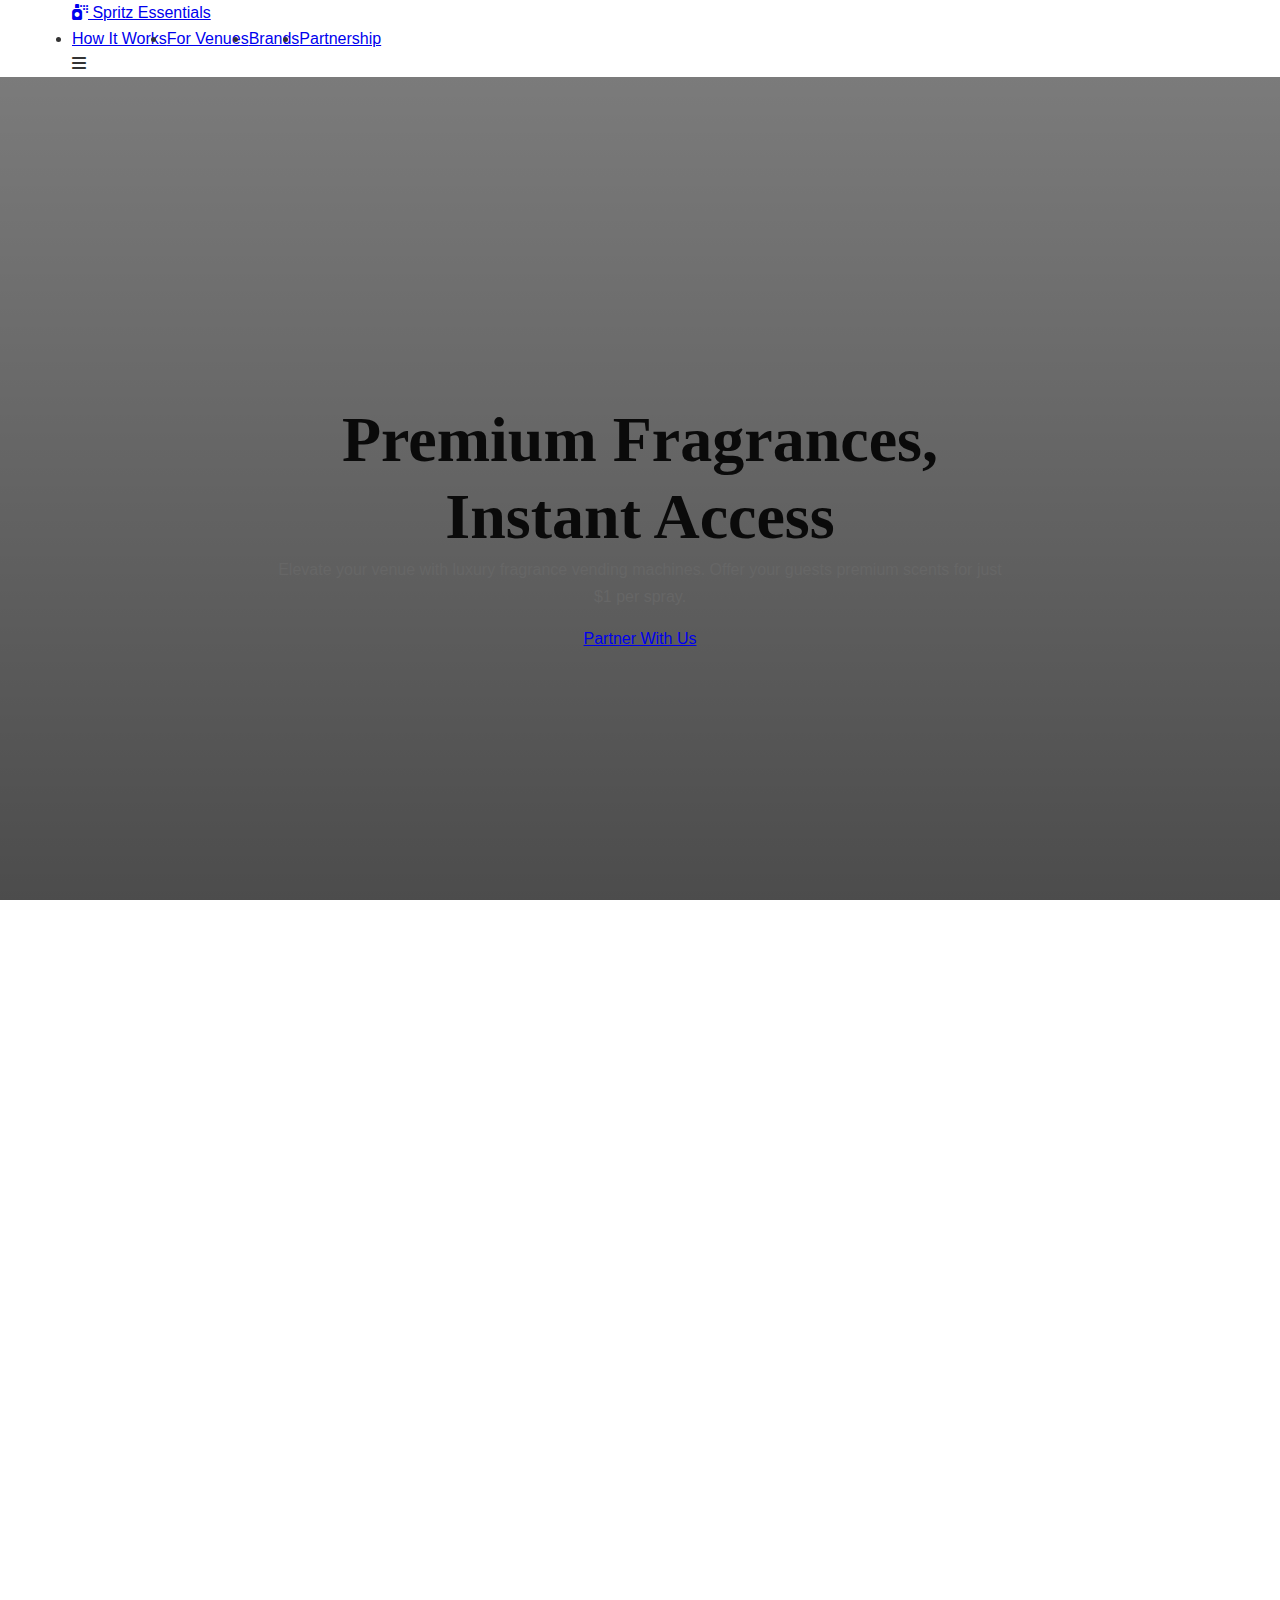
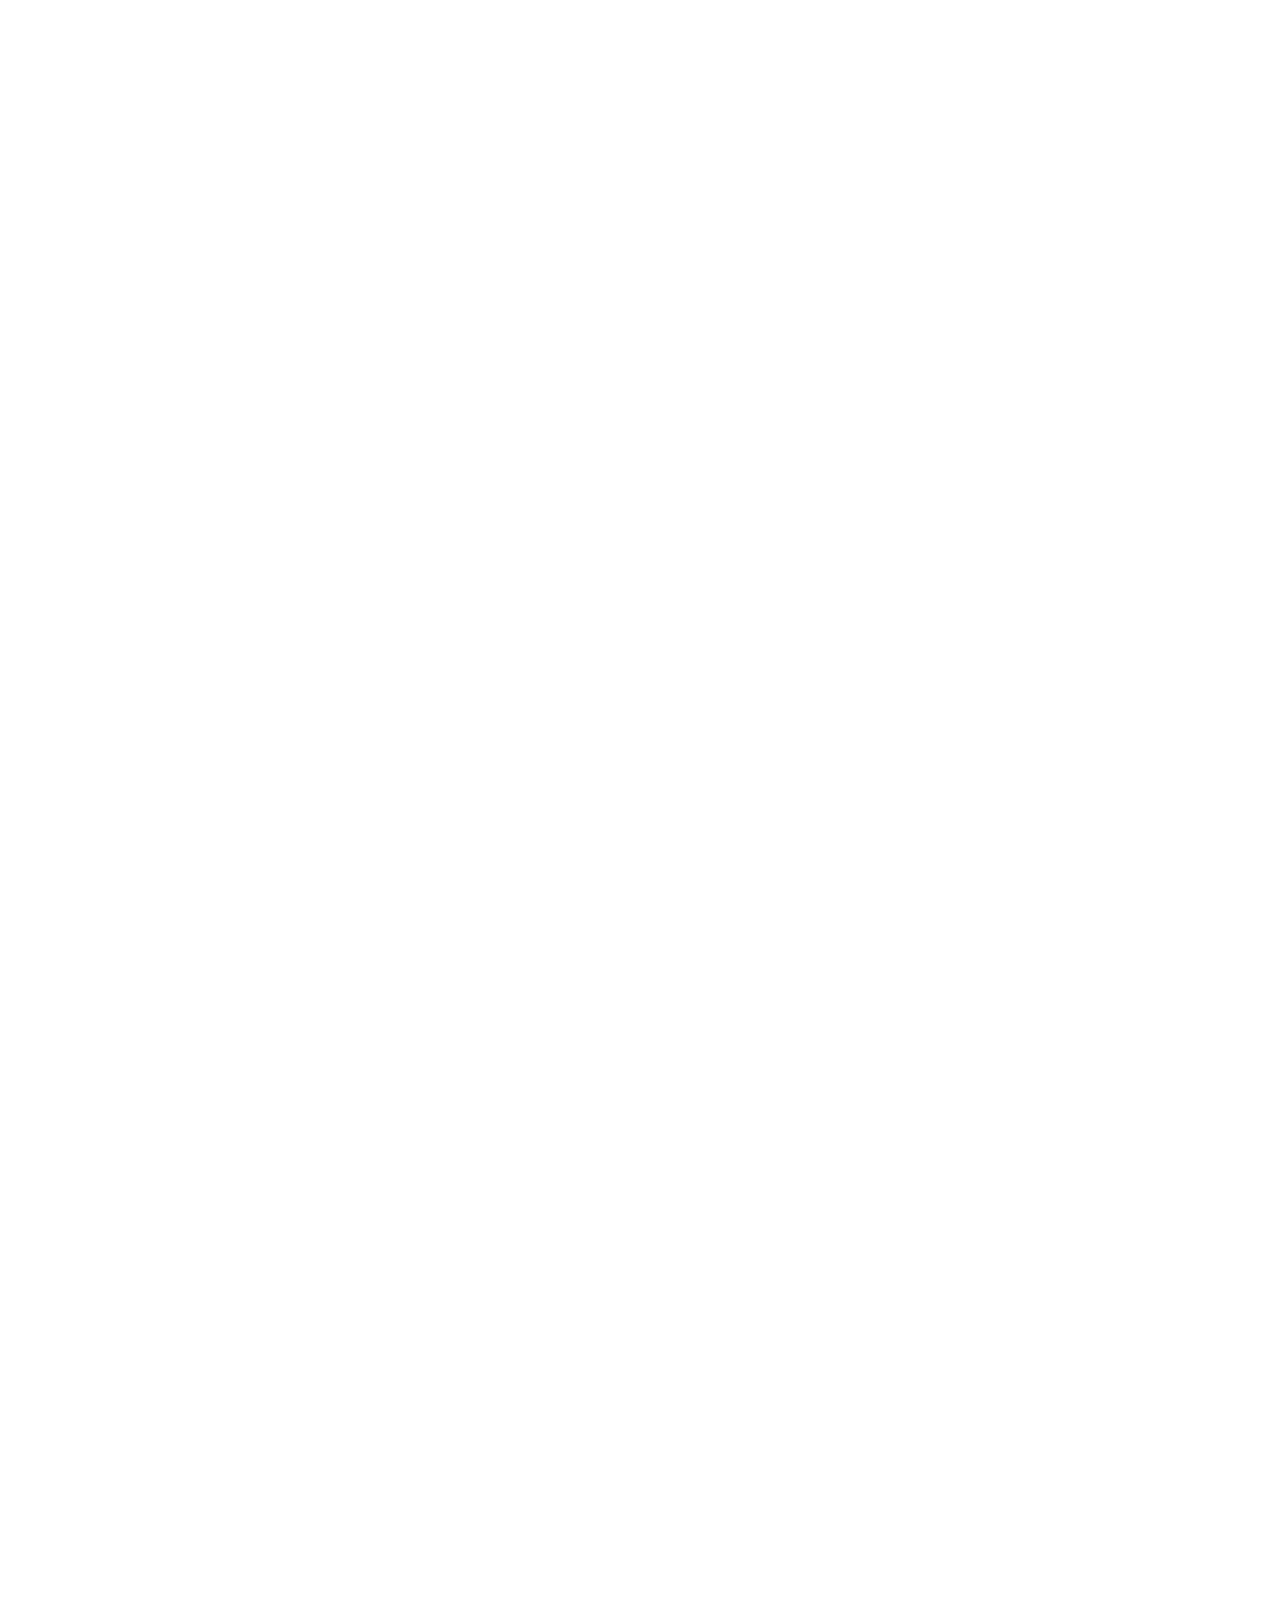
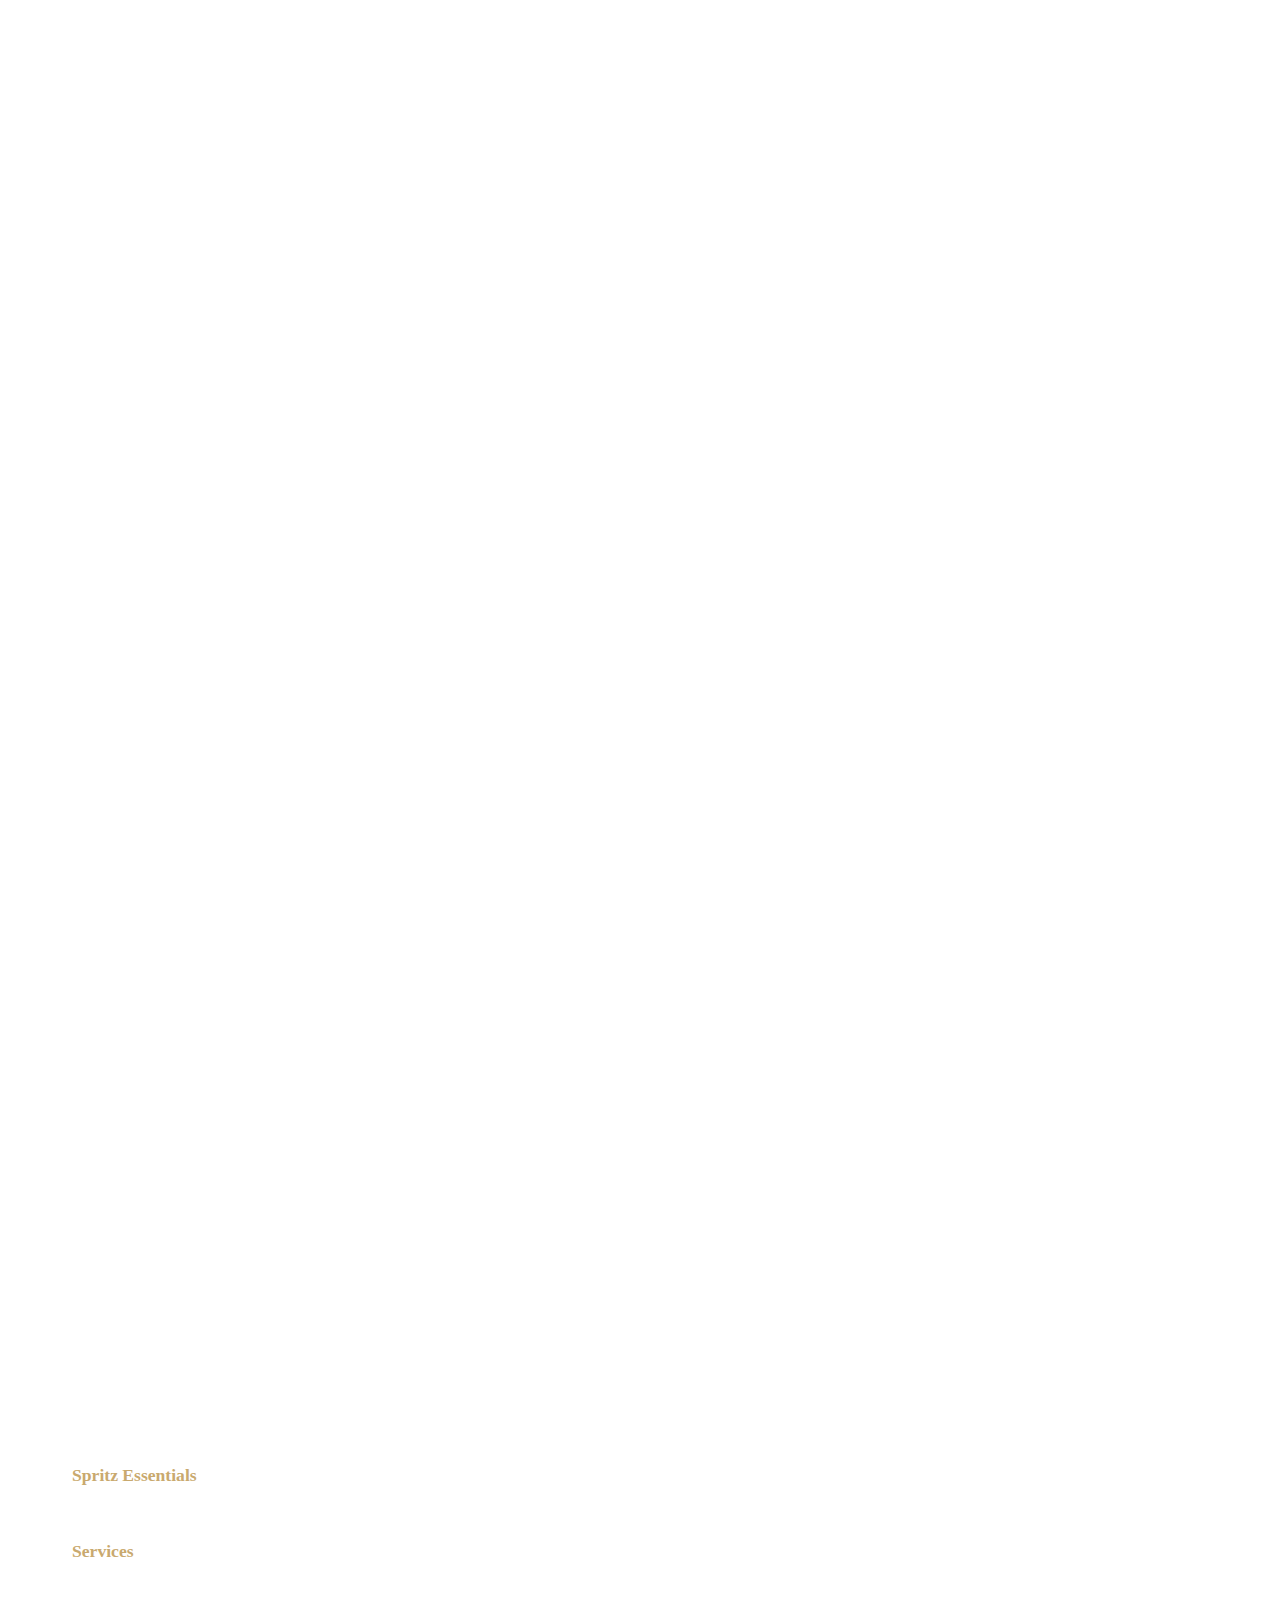
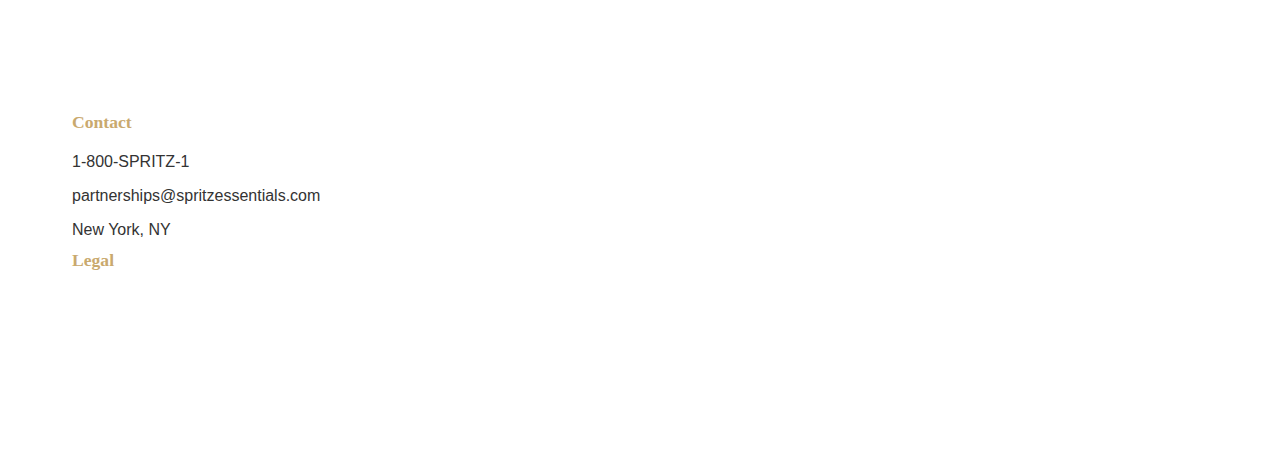
<file: index.html>
<!DOCTYPE html>
<html lang="en">
<head>
    <meta charset="UTF-8">
    <meta name="viewport" content="width=device-width, initial-scale=1.0">
    <title>Spritz Essentials - Premium Fragrance Access for Upscale Venues</title>
    <link href="https://fonts.googleapis.com/css2?family=Montserrat:wght@300;400;500;600;700&display=swap" rel="stylesheet">
    <link href="https://cdnjs.cloudflare.com/ajax/libs/font-awesome/6.0.0/css/all.min.css" rel="stylesheet">
    <link rel="stylesheet" href="styles.css">
</head>
<body>
    <!-- Header -->
    <header>
        <nav class="container">
            <a href="#" class="logo">
                <i class="fas fa-spray-can"></i>
                Spritz Essentials
            </a>
            <ul class="nav-links">
                <li><a href="#how-it-works">How It Works</a></li>
                <li><a href="#for-venues">For Venues</a></li>
                <li><a href="#brands">Brands</a></li>
                <li><a href="#contact">Partnership</a></li>
            </ul>
            <div class="mobile-menu">
                <i class="fas fa-bars"></i>
            </div>
        </nav>
    </header>

    <!-- Hero Section -->
    <section class="hero">
        <div class="container">
            <div class="hero-content fade-in-up">
                <h1>Premium Fragrances, Instant Access</h1>
                <p class="subtitle">Elevate your venue with luxury fragrance vending machines. Offer your guests premium scents for just $1 per spray.</p>
                <a href="#contact" class="cta-button">Partner With Us</a>
            </div>
        </div>
    </section>

    <!-- How It Works Section -->
    <section id="how-it-works" class="how-it-works">
        <div class="container">
            <div class="section-header fade-in-up">
                <h2>Simple, Elegant, Profitable</h2>
                <p>Our premium fragrance vending machines deliver luxury experiences with effortless simplicity</p>
            </div>
            <div class="steps">
                <div class="step fade-in-up">
                    <div class="step-icon">
                        <i class="fas fa-hand-pointer"></i>
                    </div>
                    <h3>Select</h3>
                    <p>Guests browse our curated collection of premium fragrances on the intuitive touchscreen interface.</p>
                </div>
                <div class="step fade-in-up">
                    <div class="step-icon">
                        <i class="fas fa-credit-card"></i>
                    </div>
                    <h3>Pay</h3>
                    <p>Quick and secure payment with cash, card, or mobile payment for just $1 per spray.</p>
                </div>
                <div class="step fade-in-up">
                    <div class="step-icon">
                        <i class="fas fa-spray-can"></i>
                    </div>
                    <h3>Spray</h3>
                    <p>Premium fragrance dispensed instantly in the perfect amount for an elegant finishing touch.</p>
                </div>
            </div>
        </div>
    </section>

    <!-- For Venues Section -->
    <section id="for-venues" class="for-venues">
        <div class="container">
            <div class="venues-content">
                <div class="venues-text fade-in-up">
                    <h2>Transform Your Venue Experience</h2>
                    <div class="benefits">
                        <div class="benefit">
                            <div class="benefit-icon">
                                <i class="fas fa-dollar-sign"></i>
                            </div>
                            <div class="benefit-text">
                                <h4>Additional Revenue Stream</h4>
                                <p>Generate passive income with high-margin sales while enhancing guest satisfaction.</p>
                            </div>
                        </div>
                        <div class="benefit">
                            <div class="benefit-icon">
                                <i class="fas fa-star"></i>
                            </div>
                            <div class="benefit-text">
                                <h4>Premium Amenity</h4>
                                <p>Position your venue as upscale and thoughtful with luxury fragrance access.</p>
                            </div>
                        </div>
                        <div class="benefit">
                            <div class="benefit-icon">
                                <i class="fas fa-users"></i>
                            </div>
                            <div class="benefit-text">
                                <h4>Enhanced Guest Experience</h4>
                                <p>Provide a memorable touchpoint that keeps guests coming back.</p>
                            </div>
                        </div>
                        <div class="benefit">
                            <div class="benefit-icon">
                                <i class="fas fa-cog"></i>
                            </div>
                            <div class="benefit-text">
                                <h4>Hassle-Free Operation</h4>
                                <p>Zero maintenance required. We handle everything from installation to restocking.</p>
                            </div>
                        </div>
                    </div>
                </div>
            </div>
        </div>
    </section>

    <!-- Featured Brands Section -->
    <section id="brands" class="featured-brands">
        <div class="container">
            <div class="fade-in-up">
                <h2>Established Luxury Brands</h2>
                <p>We partner with renowned fragrance houses to offer only the finest scents</p>
                <div class="brands-grid">
                    <div class="brand-item">
                        <i class="fas fa-gem"></i>
                        <h4>Designer Collections</h4>
                        <p>Premium designer fragrances from established luxury brands</p>
                    </div>
                    <div class="brand-item">
                        <i class="fas fa-award"></i>
                        <h4>Award-Winning Scents</h4>
                        <p>Internationally recognized and celebrated fragrance compositions</p>
                    </div>
                    <div class="brand-item">
                        <i class="fas fa-leaf"></i>
                        <h4>Artisan Creations</h4>
                        <p>Unique and sophisticated scents from boutique perfume houses</p>
                    </div>
                    <div class="brand-item">
                        <i class="fas fa-crown"></i>
                        <h4>Exclusive Selections</h4>
                        <p>Carefully curated collection of premium and niche fragrances</p>
                    </div>
                </div>
            </div>
        </div>
    </section>

    <!-- Contact Section -->
    <section id="contact" class="contact">
        <div class="container">
            <div class="contact-content">
                <div class="contact-info fade-in-up">
                    <h2>Partner With Spritz Essentials</h2>
                    <p>Ready to elevate your venue with premium fragrance vending? Let's discuss how Spritz Essentials can enhance your guest experience while generating additional revenue.</p>
                    <div class="contact-details">
                        <div class="contact-item">
                            <i class="fas fa-phone"></i>
                            <div>
                                <strong>Phone:</strong><br>
                                1-800-SPRITZ-1
                            </div>
                        </div>
                        <div class="contact-item">
                            <i class="fas fa-envelope"></i>
                            <div>
                                <strong>Email:</strong><br>
                                partnerships@spritzessentials.com
                            </div>
                        </div>
                        <div class="contact-item">
                            <i class="fas fa-map-marker-alt"></i>
                            <div>
                                <strong>Headquarters:</strong><br>
                                New York, NY
                            </div>
                        </div>
                    </div>
                </div>
                <div class="contact-form fade-in-up">
                    <form id="partnership-form">
                        <div class="form-group">
                            <label for="name">Full Name *</label>
                            <input type="text" id="name" name="name" required>
                        </div>
                        <div class="form-group">
                            <label for="email">Email Address *</label>
                            <input type="email" id="email" name="email" required>
                        </div>
                        <div class="form-group">
                            <label for="phone">Phone Number</label>
                            <input type="tel" id="phone" name="phone">
                        </div>
                        <div class="form-group">
                            <label for="venue-name">Venue Name *</label>
                            <input type="text" id="venue-name" name="venue-name" required>
                        </div>
                        <div class="form-group">
                            <label for="venue-type">Venue Type *</label>
                            <select id="venue-type" name="venue-type" required>
                                <option value="">Select venue type</option>
                                <option value="nightclub">Nightclub</option>
                                <option value="bar">Bar/Lounge</option>
                                <option value="restaurant">Restaurant</option>
                                <option value="hotel">Hotel</option>
                                <option value="event-space">Event Space</option>
                                <option value="other">Other</option>
                            </select>
                        </div>
                        <div class="form-group">
                            <label for="location">Venue Location *</label>
                            <input type="text" id="location" name="location" placeholder="City, State" required>
                        </div>
                        <div class="form-group">
                            <label for="message">Tell us about your venue and partnership interest</label>
                            <textarea id="message" name="message" placeholder="Number of guests per night, target demographic, etc."></textarea>
                        </div>
                        <button type="submit" class="submit-btn">Request Partnership Information</button>
                        <div class="success-message" id="success-message">
                            Thank you for your interest! We'll contact you within 24 hours to discuss partnership opportunities.
                        </div>
                        <div class="error-message" id="error-message">
                            Please fill out all required fields correctly.
                        </div>
                    </form>
                </div>
            </div>
        </div>
    </section>

    <!-- Footer -->
    <footer>
        <div class="container">
            <div class="footer-content">
                <div class="footer-section">
                    <h3>Spritz Essentials</h3>
                    <p>Transforming venues with premium fragrance vending solutions. Elevating guest experiences while creating new revenue opportunities.</p>
                </div>
                <div class="footer-section">
                    <h3>Services</h3>
                    <ul>
                        <li><a href="#">Venue Partnerships</a></li>
                        <li><a href="#">Machine Installation</a></li>
                        <li><a href="#">Maintenance & Support</a></li>
                        <li><a href="#">Revenue Sharing</a></li>
                    </ul>
                </div>
                <div class="footer-section">
                    <h3>Contact</h3>
                    <ul>
                        <li>1-800-SPRITZ-1</li>
                        <li>partnerships@spritzessentials.com</li>
                        <li>New York, NY</li>
                    </ul>
                </div>
                <div class="footer-section">
                    <h3>Legal</h3>
                    <ul>
                        <li><a href="#">Privacy Policy</a></li>
                        <li><a href="#">Terms of Service</a></li>
                        <li><a href="#">Partnership Agreement</a></li>
                    </ul>
                </div>
            </div>
            <div class="footer-bottom">
                <p>&copy; 2025 Spritz Essentials. All rights reserved. Premium fragrance vending solutions.</p>
            </div>
        </div>
    </footer>

    <script src="script.js"></script>
</body>
</html>
</file>
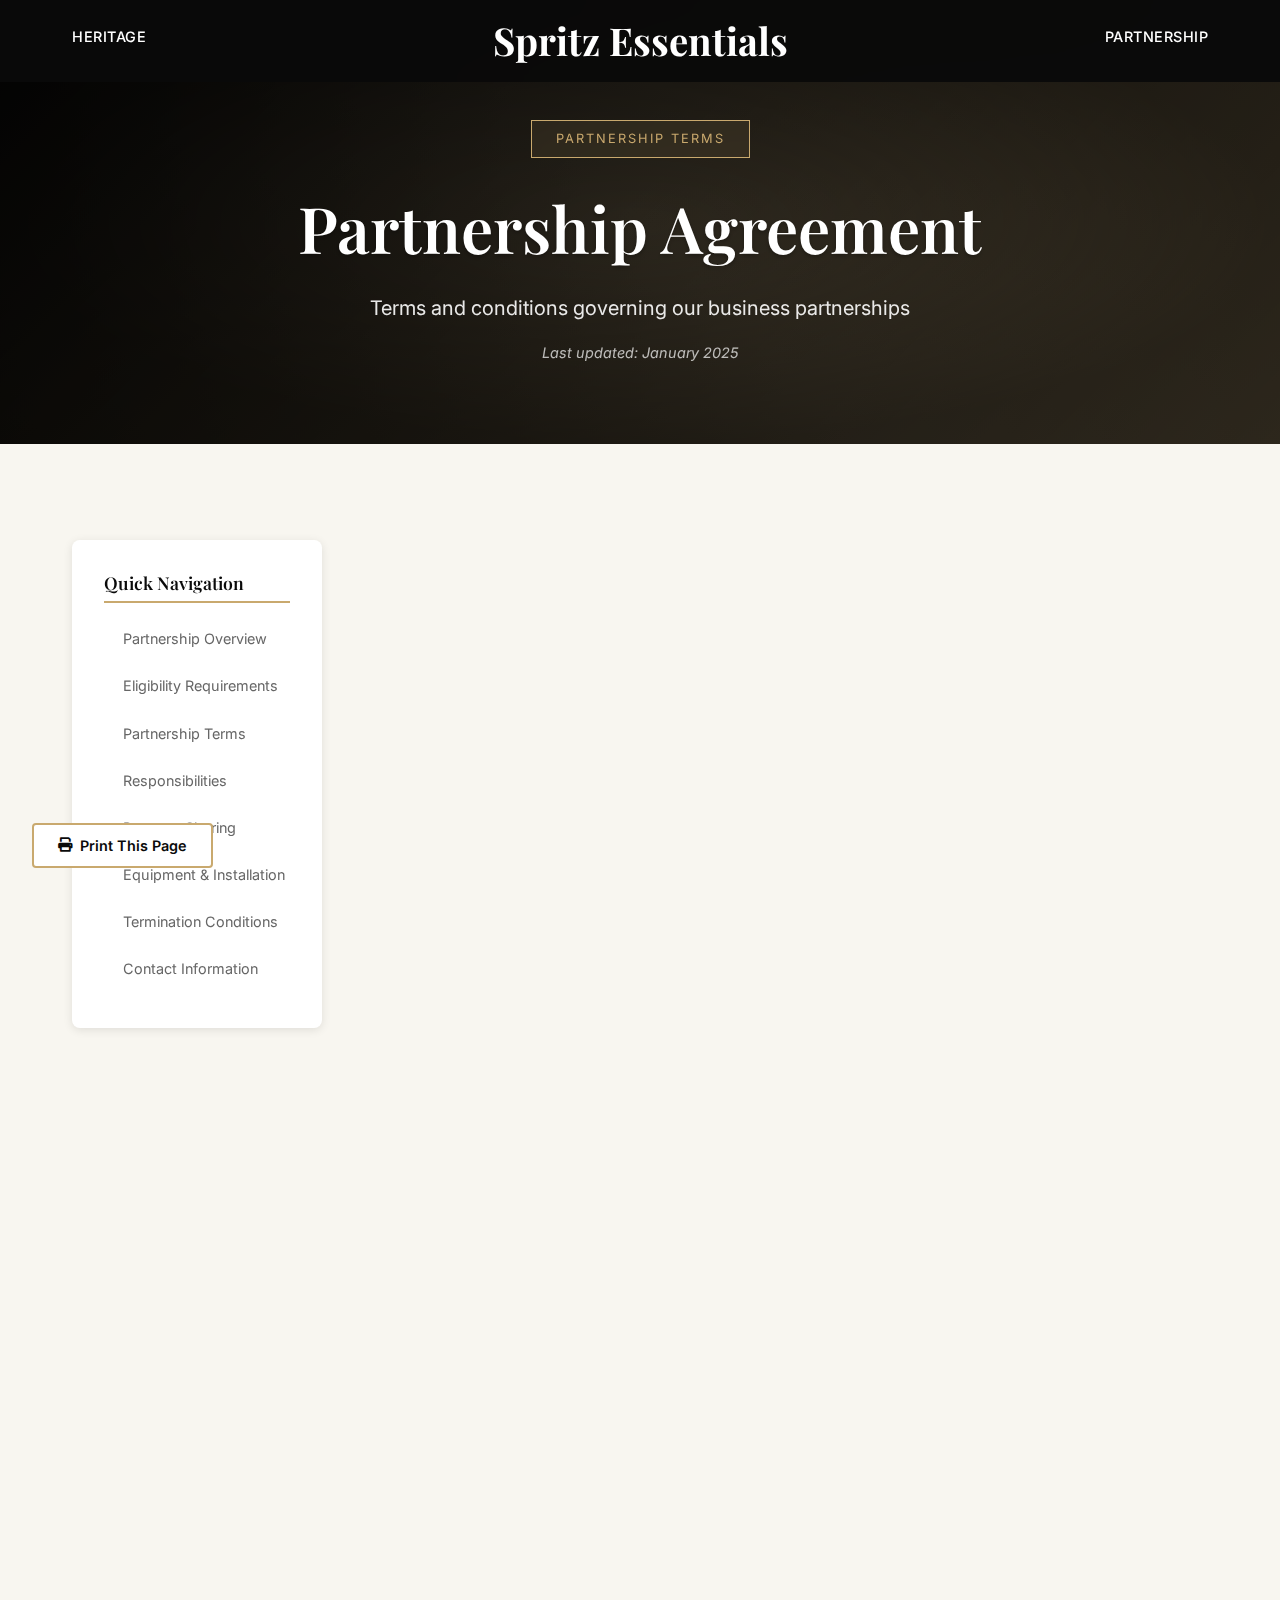
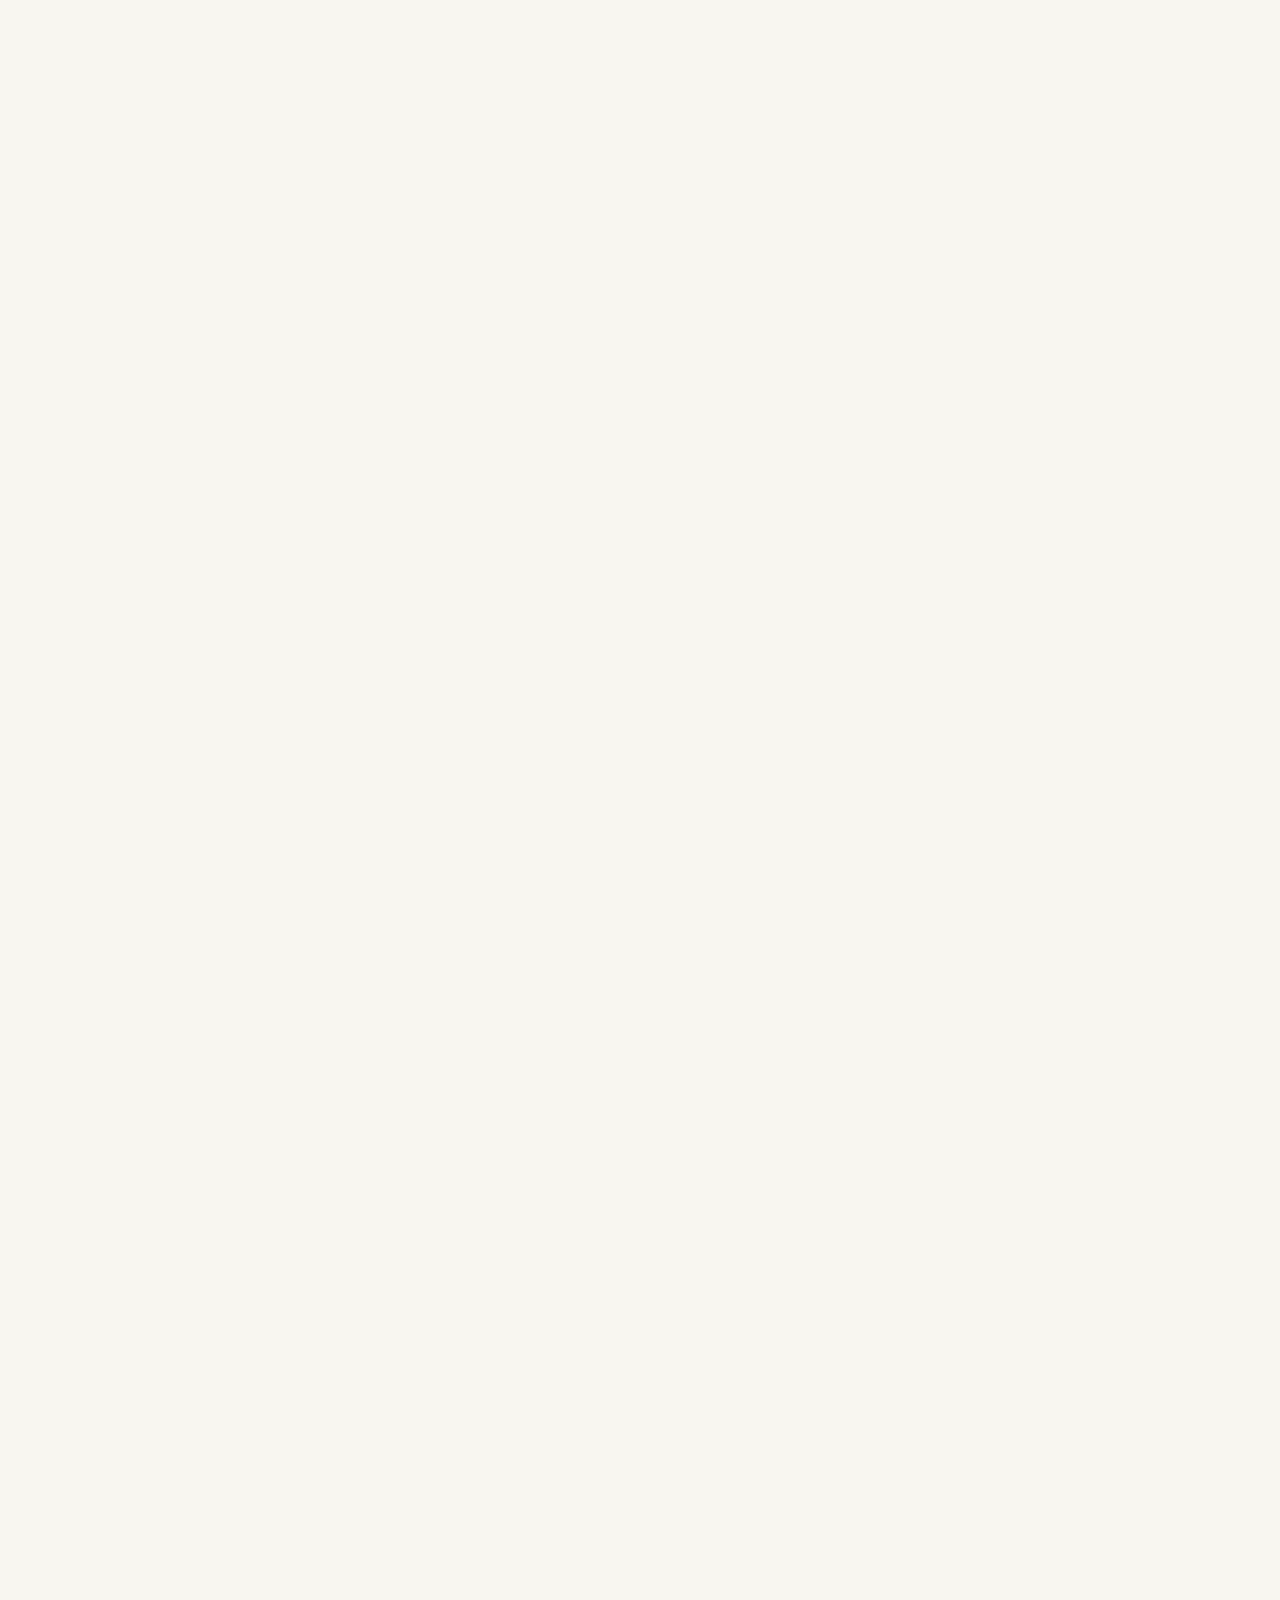
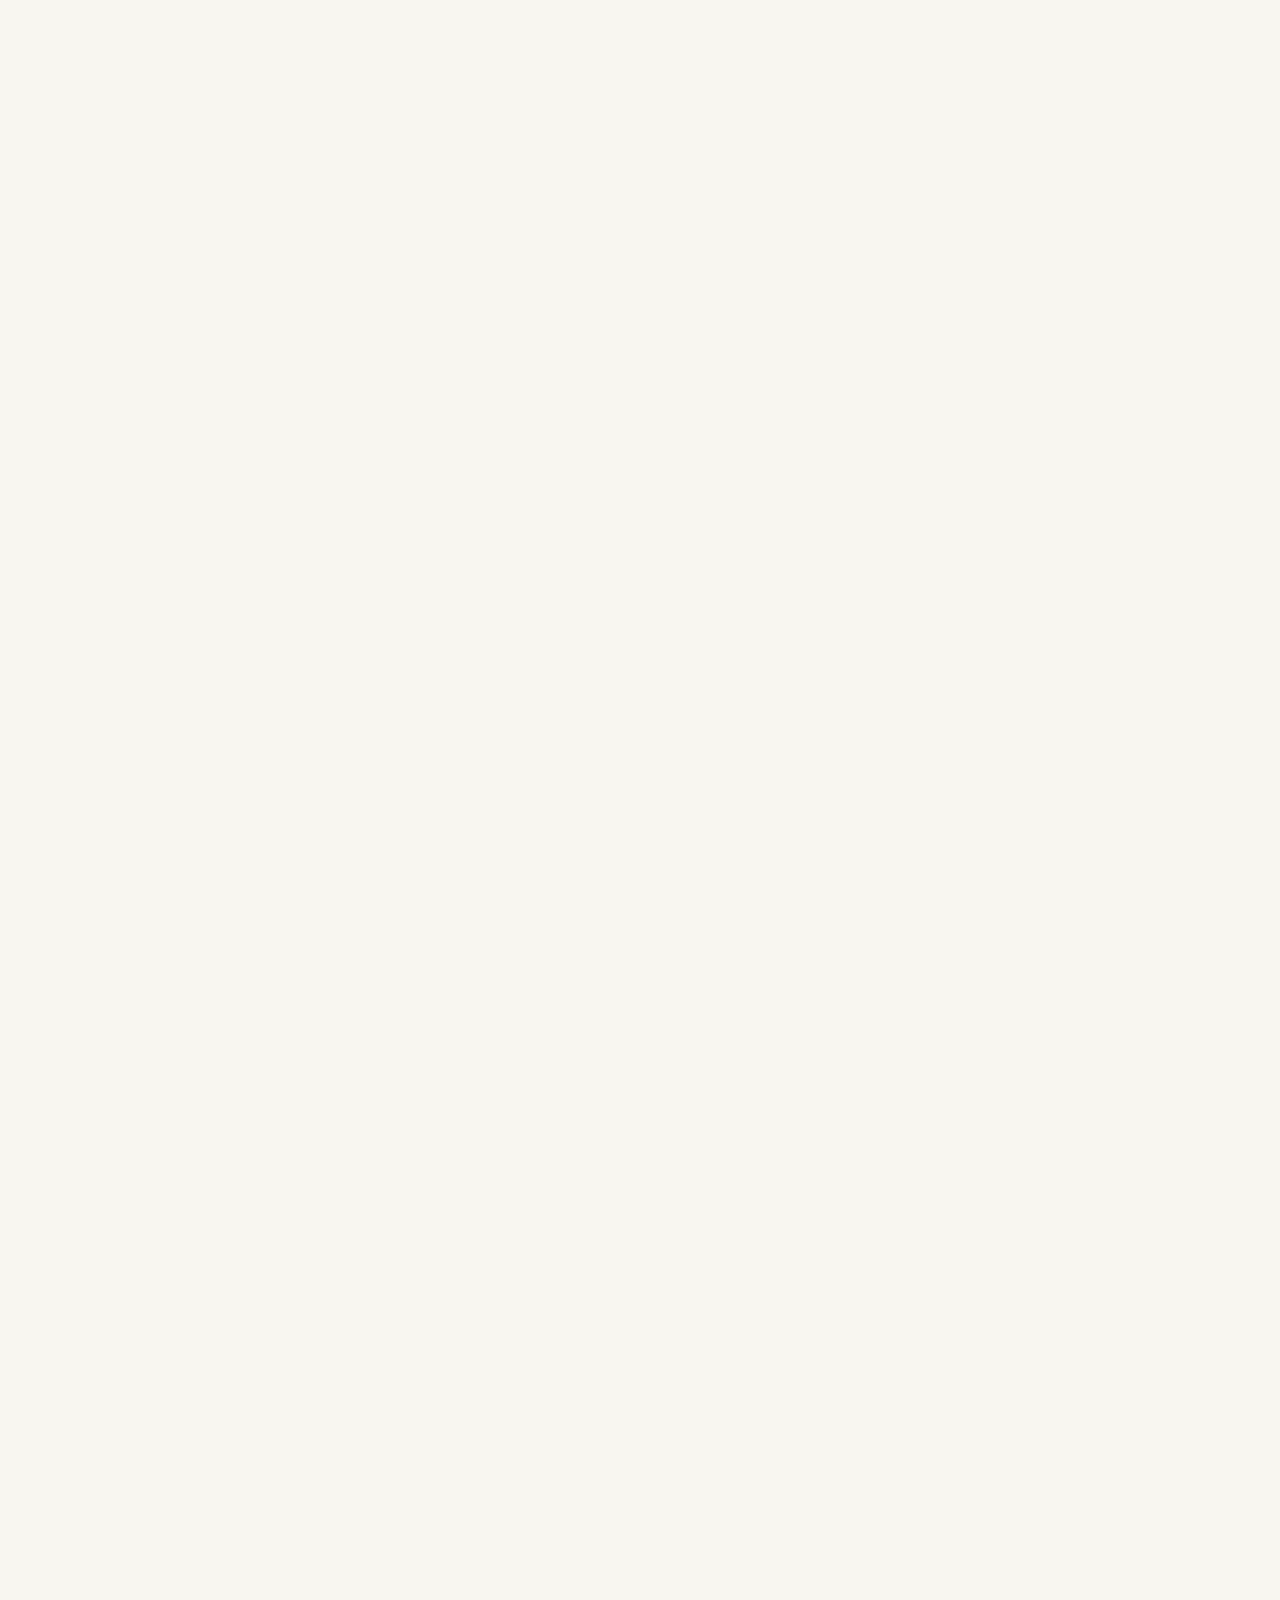
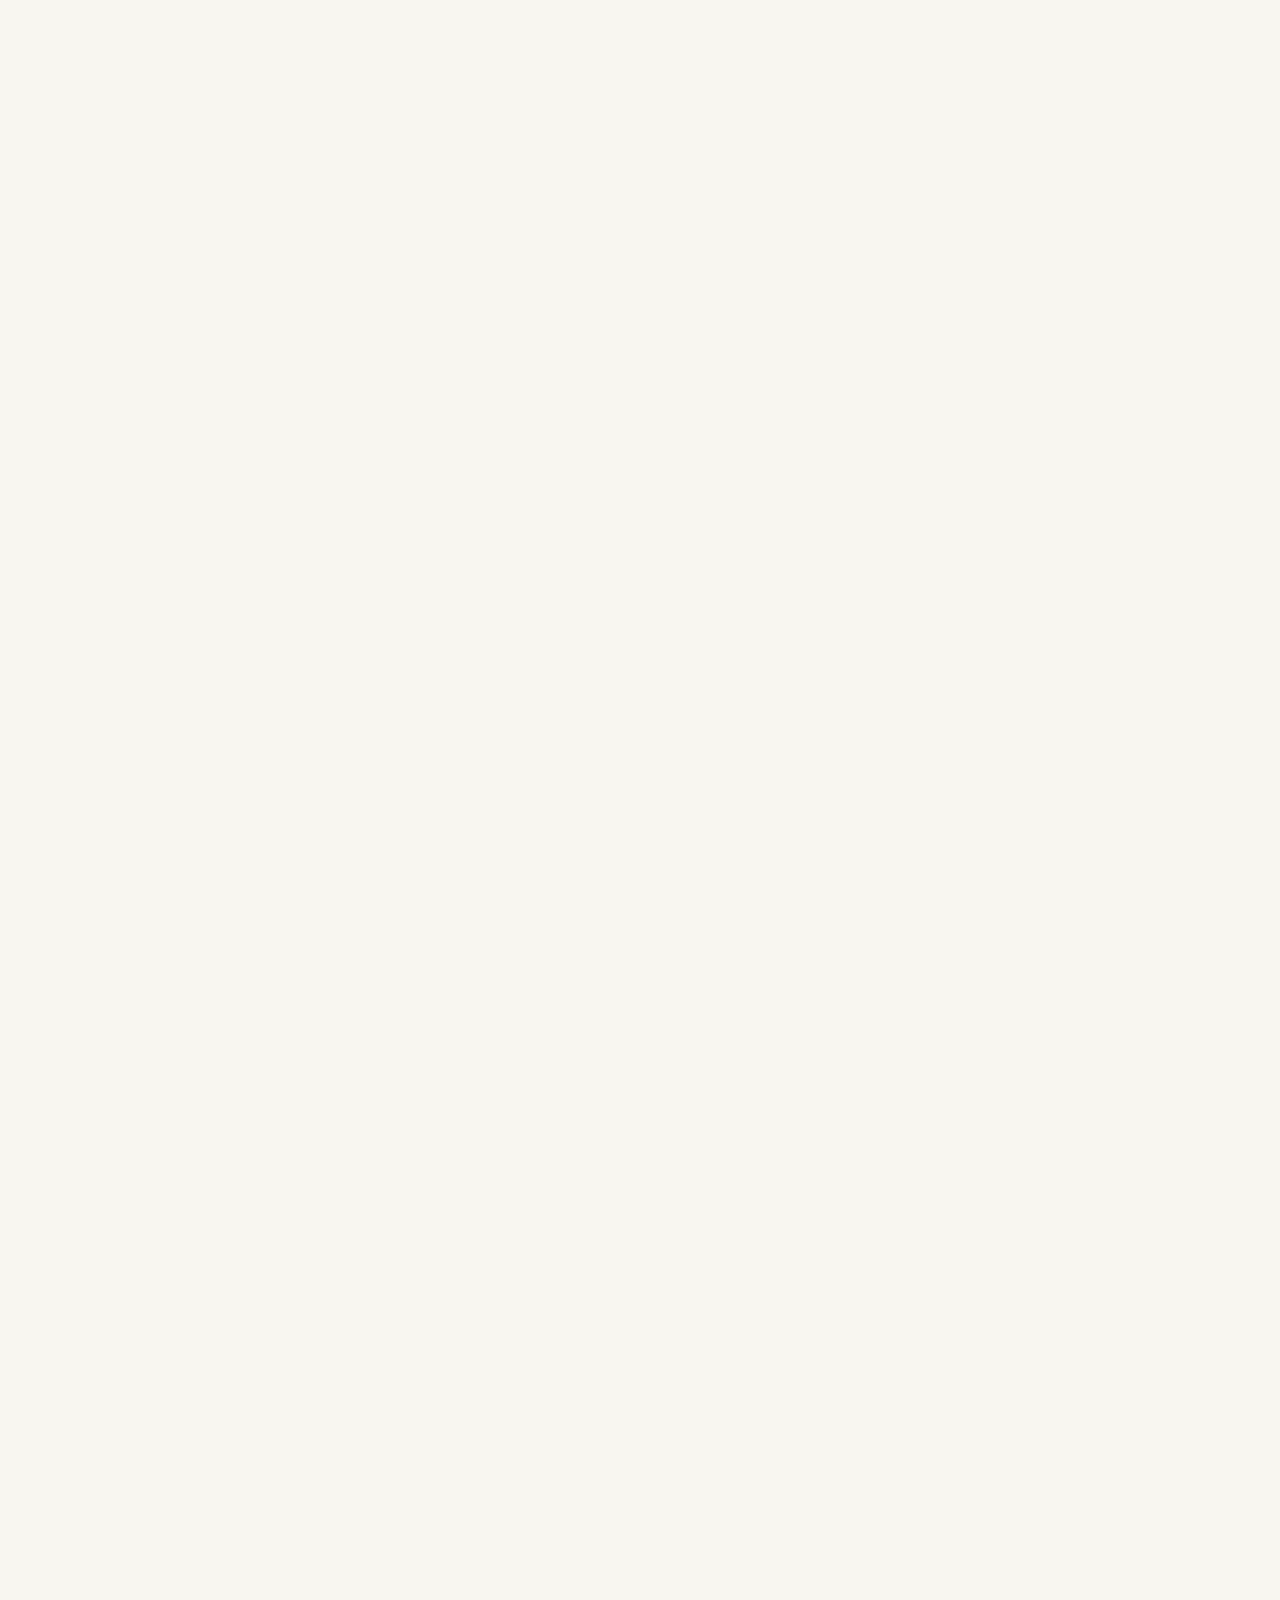
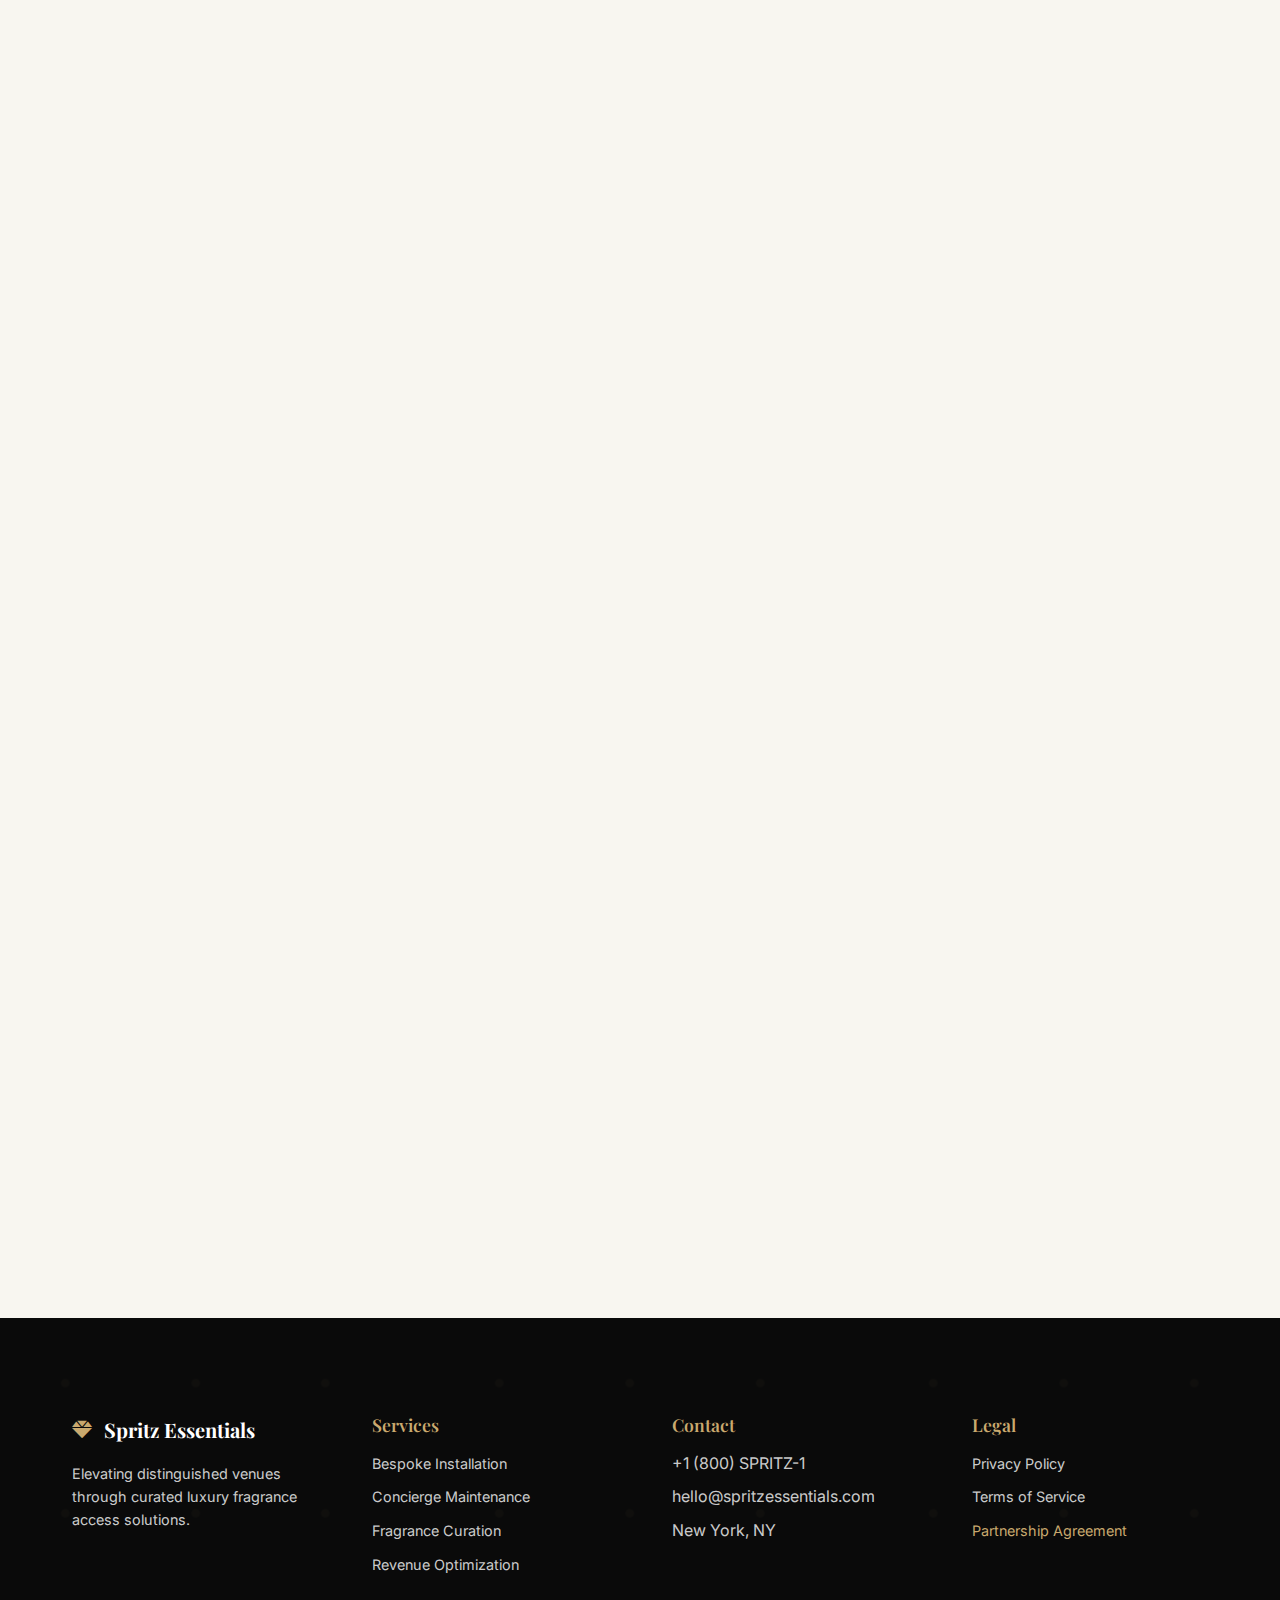
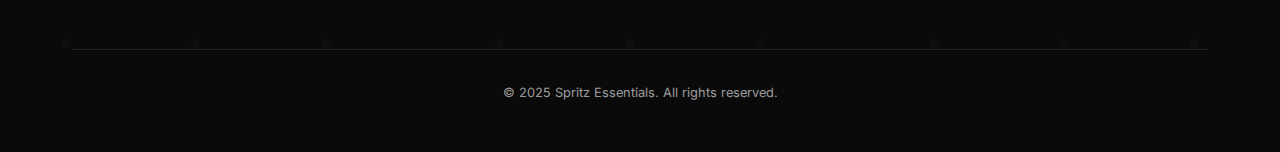
<file: partnership-agreement.html>
<!DOCTYPE html>
<html lang="en">
<head>
    <meta charset="UTF-8">
    <meta name="viewport" content="width=device-width, initial-scale=1.0">
    <title>Partnership Agreement - Spritz Essentials</title>
    
    <!-- External Fonts & Icons -->
    <link href="https://fonts.googleapis.com/css2?family=Playfair+Display:wght@400;500;600;700&family=Inter:wght@300;400;500;600&display=swap" rel="stylesheet">
    <link href="https://cdnjs.cloudflare.com/ajax/libs/font-awesome/6.0.0/css/all.min.css" rel="stylesheet">
    
    <!-- Local Stylesheets -->
    <link rel="stylesheet" href="legal-pages.css">
</head>
<body>
    <!-- Navigation -->
    <nav class="navbar">
        <div class="nav-container">
            <ul class="nav-left">
                <li><a href="index.html#heritage">Heritage</a></li>
            </ul>
            
            <div class="nav-brand">
                <span>Spritz Essentials</span>
            </div>
            
            <ul class="nav-right">
                <li><a href="partnerships.html">Partnership</a></li>
            </ul>
            
            <div class="nav-toggle">
                <span></span>
                <span></span>
                <span></span>
            </div>
        </div>
    </nav>

    <!-- Page Header -->
    <section class="page-header">
        <div class="container">
            <div class="section-label">Partnership Terms</div>
            <h1>Partnership Agreement</h1>
            <p>Terms and conditions governing our business partnerships</p>
            <div class="last-updated">Last updated: January 2025</div>
        </div>
    </section>

    <!-- Content Section -->
    <section class="legal-content">
        <div class="container">
            <div class="content-wrapper">
                <nav class="content-nav">
                    <h3>Quick Navigation</h3>
                    <ul>
                        <li><a href="#overview">Partnership Overview</a></li>
                        <li><a href="#eligibility">Eligibility Requirements</a></li>
                        <li><a href="#terms">Partnership Terms</a></li>
                        <li><a href="#responsibilities">Responsibilities</a></li>
                        <li><a href="#revenue">Revenue Sharing</a></li>
                        <li><a href="#equipment">Equipment & Installation</a></li>
                        <li><a href="#termination">Termination Conditions</a></li>
                        <li><a href="#contact-info">Contact Information</a></li>
                    </ul>
                </nav>

                <div class="content-main">
                    <div class="intro-section">
                        <p>This Partnership Agreement outlines the terms and conditions for establishing a business partnership with Spritz Essentials for luxury fragrance vending solutions. This document serves as a general framework; specific terms will be detailed in individual partnership contracts.</p>
                        <div class="important-notice">
                            <strong>Important:</strong> This is a general overview. Each partnership involves a customized agreement tailored to your specific venue and requirements.
                        </div>
                    </div>

                    <section id="overview" class="content-section">
                        <h2>Partnership Overview</h2>
                        <p>Spritz Essentials partners with distinguished venues to provide luxury fragrance vending solutions that enhance guest experiences while generating additional revenue streams. Our partnerships are designed to be mutually beneficial, long-term relationships that elevate both brands.</p>
                        
                        <h3>Partnership Benefits</h3>
                        <ul>
                            <li><strong>Revenue Generation:</strong> Passive income through high-margin luxury fragrance sales</li>
                            <li><strong>Brand Enhancement:</strong> Premium amenity that elevates your venue's positioning</li>
                            <li><strong>Guest Experience:</strong> Unique luxury touchpoint for your clientele</li>
                            <li><strong>Full Service:</strong> Complete installation, maintenance, and support</li>
                            <li><strong>Curated Selection:</strong> Premium fragrances selected for your demographic</li>
                        </ul>
                    </section>

                    <section id="eligibility" class="content-section">
                        <h2>Eligibility Requirements</h2>
                        <p>To be considered for a partnership with Spritz Essentials, venues must meet certain criteria:</p>
                        
                        <h3>Venue Requirements</h3>
                        <ul>
                            <li><strong>Premium Positioning:</strong> Upscale hotels, fine dining restaurants, luxury spas, private clubs, or equivalent venues</li>
                            <li><strong>Target Demographics:</strong> Clientele with disposable income and appreciation for luxury products</li>
                            <li><strong>Foot Traffic:</strong> Sufficient guest volume to support fragrance vending operations</li>
                            <li><strong>Strategic Location:</strong> High-visibility placement area for vending machines</li>
                            <li><strong>Operational Stability:</strong> Established business with proven track record</li>
                        </ul>

                        <h3>Technical Requirements</h3>
                        <ul>
                            <li>Dedicated electrical outlet (standard 110V)</li>
                            <li>Secure, climate-controlled environment</li>
                            <li>Internet connectivity for machine monitoring</li>
                            <li>Adequate space for machine installation and customer access</li>
                        </ul>
                    </section>

                    <section id="terms" class="content-section">
                        <h2>Partnership Terms</h2>
                        
                        <h3>Agreement Duration</h3>
                        <ul>
                            <li><strong>Initial Term:</strong> Typically 2-3 years with automatic renewal options</li>
                            <li><strong>Trial Period:</strong> 90-day evaluation period for both parties</li>
                            <li><strong>Renewal Terms:</strong> Mutually agreeable renewal with updated terms as needed</li>
                        </ul>

                        <h3>Performance Standards</h3>
                        <ul>
                            <li>Minimum monthly sales thresholds (varies by venue type and location)</li>
                            <li>Maintenance of premium venue standards</li>
                            <li>Cooperation with promotional activities and marketing initiatives</li>
                            <li>Regular reporting and communication with Spritz Essentials team</li>
                        </ul>
                    </section>

                    <section id="responsibilities" class="content-section">
                        <h2>Partner Responsibilities</h2>
                        
                        <h3>Venue Partner Responsibilities</h3>
                        <ul>
                            <li><strong>Space Provision:</strong> Provide suitable location for machine placement</li>
                            <li><strong>Security:</strong> Ensure machine security and protect against theft or vandalism</li>
                            <li><strong>Utilities:</strong> Provide electrical power and internet connectivity</li>
                            <li><strong>Staff Coordination:</strong> Designate point of contact for operational matters</li>
                            <li><strong>Brand Alignment:</strong> Maintain venue standards consistent with luxury positioning</li>
                            <li><strong>Customer Support:</strong> Basic customer assistance and issue reporting</li>
                        </ul>

                        <h3>Spritz Essentials Responsibilities</h3>
                        <ul>
                            <li><strong>Equipment:</strong> Provide, install, and maintain vending machines</li>
                            <li><strong>Inventory:</strong> Stock and manage fragrance inventory</li>
                            <li><strong>Technical Support:</strong> 24/7 monitoring and technical assistance</li>
                            <li><strong>Maintenance:</strong> Regular cleaning, calibration, and repairs</li>
                            <li><strong>Marketing:</strong> Promotional materials and marketing support</li>
                            <li><strong>Training:</strong> Staff training on machine operation and customer service</li>
                        </ul>
                    </section>

                    <section id="revenue" class="content-section">
                        <h2>Revenue Sharing Model</h2>
                        <p>Our revenue sharing model is designed to provide fair compensation while incentivizing performance:</p>
                        
                        <h3>Revenue Split Structure</h3>
                        <ul>
                            <li><strong>Venue Partner:</strong> Competitive percentage of net sales revenue</li>
                            <li><strong>Performance Bonuses:</strong> Additional incentives for exceeding sales targets</li>
                            <li><strong>Monthly Reporting:</strong> Detailed sales reports and revenue statements</li>
                            <li><strong>Payment Schedule:</strong> Monthly payments within 30 days of month-end</li>
                        </ul>

                        <h3>Additional Revenue Opportunities</h3>
                        <ul>
                            <li>Seasonal promotions and limited edition collections</li>
                            <li>Exclusive fragrance launches for premium partners</li>
                            <li>Cross-promotional opportunities with other luxury brands</li>
                            <li>Event-based activations and special campaigns</li>
                        </ul>
                    </section>

                    <section id="equipment" class="content-section">
                        <h2>Equipment and Installation</h2>
                        
                        <h3>Machine Specifications</h3>
                        <ul>
                            <li><strong>Design:</strong> Premium materials and finish consistent with luxury environments</li>
                            <li><strong>Technology:</strong> State-of-the-art dispensing system with touchscreen interface</li>
                            <li><strong>Security:</strong> Advanced security features and tamper-resistant design</li>
                            <li><strong>Capacity:</strong> Multiple fragrance options with automated inventory tracking</li>
                        </ul>

                        <h3>Installation Process</h3>
                        <ul>
                            <li><strong>Site Survey:</strong> Professional assessment of optimal placement</li>
                            <li><strong>Custom Integration:</strong> Machine configuration to match venue aesthetics</li>
                            <li><strong>Professional Installation:</strong> Expert installation with minimal disruption</li>
                            <li><strong>Staff Training:</strong> Comprehensive training for venue personnel</li>
                            <li><strong>Soft Launch:</strong> Testing period before full operational launch</li>
                        </ul>
                    </section>

                    <section id="termination" class="content-section">
                        <h2>Termination Conditions</h2>
                        
                        <h3>Termination for Cause</h3>
                        <p>Either party may terminate the agreement immediately for:</p>
                        <ul>
                            <li>Material breach of agreement terms</li>
                            <li>Insolvency or bankruptcy proceedings</li>
                            <li>Failure to meet minimum performance standards</li>
                            <li>Damage to brand reputation or image</li>
                        </ul>

                        <h3>Termination Without Cause</h3>
                        <ul>
                            <li><strong>Notice Period:</strong> 90 days written notice required</li>
                            <li><strong>Equipment Removal:</strong> Spritz Essentials will remove equipment within 30 days</li>
                            <li><strong>Final Settlement:</strong> All outstanding payments settled within 60 days</li>
                        </ul>

                        <h3>Post-Termination Obligations</h3>
                        <ul>
                            <li>Return of any Spritz Essentials property or materials</li>
                            <li>Confidentiality obligations continue indefinitely</li>
                            <li>Non-compete restrictions (if applicable) for specified period</li>
                        </ul>
                    </section>

                    <section class="content-section">
                        <h2>Intellectual Property</h2>
                        <p>All Spritz Essentials branding, technology, and proprietary information remain the exclusive property of Spritz Essentials. Partners are granted limited usage rights during the partnership term only.</p>
                        
                        <h3>Brand Usage Guidelines</h3>
                        <ul>
                            <li>Use of Spritz Essentials branding only as approved</li>
                            <li>No modification of logos or brand elements</li>
                            <li>Compliance with brand standards and guidelines</li>
                            <li>Immediate cessation of brand usage upon termination</li>
                        </ul>
                    </section>

                    <section class="content-section">
                        <h2>Confidentiality</h2>
                        <p>Both parties acknowledge that confidential information may be shared during the partnership. All proprietary information, including but not limited to business strategies, customer data, pricing, and operational procedures, must be kept strictly confidential.</p>
                    </section>

                    <section class="content-section">
                        <h2>Insurance and Liability</h2>
                        <ul>
                            <li><strong>Insurance Coverage:</strong> Spritz Essentials maintains comprehensive liability insurance</li>
                            <li><strong>Venue Insurance:</strong> Partners must maintain adequate general liability coverage</li>
                            <li><strong>Property Damage:</strong> Clear delineation of responsibility for different types of damage</li>
                            <li><strong>Indemnification:</strong> Mutual indemnification clauses protect both parties</li>
                        </ul>
                    </section>

                    <section id="contact-info" class="content-section">
                        <h2>Partnership Inquiries</h2>
                        <p>For detailed partnership discussions and customized agreement terms, please contact our partnership team:</p>
                        <div class="contact-details">
                            <div class="contact-item">
                                <strong>Email:</strong> partnerships@spritzessentials.com
                            </div>
                            <div class="contact-item">
                                <strong>Phone:</strong> +1 (800) SPRITZ-1
                            </div>
                            <div class="contact-item">
                                <strong>Address:</strong> Spritz Essentials<br>
                                Partnership Development<br>
                                New York, NY
                            </div>
                        </div>
                        
                        <div class="cta-section">
                            <h3>Ready to Explore Partnership?</h3>
                            <p>Our partnership specialists are ready to discuss how Spritz Essentials can enhance your venue and generate additional revenue.</p>
                            <a href="partnerships.html" class="partnership-cta">Start Partnership Discussion</a>
                        </div>
                    </section>

                    <section class="content-section">
                        <h2>Governing Law</h2>
                        <p>This Partnership Agreement framework is governed by the laws of the State of New York. Specific partnership agreements may include additional jurisdictional clauses as appropriate for the partner's location.</p>
                        <p>Any disputes arising from partnership agreements will be resolved through arbitration in accordance with the American Arbitration Association Commercial Arbitration Rules.</p>
                    </section>
                </div>
            </div>
        </div>
    </section>

    <!-- Footer -->
    <footer class="footer">
        <div class="container">
            <div class="footer-grid">
                <div class="footer-section">
                    <div class="footer-brand">
                        <i class="fas fa-gem"></i>
                        <span>Spritz Essentials</span>
                    </div>
                    <p>Elevating distinguished venues through curated luxury fragrance access solutions.</p>
                </div>
                
                <div class="footer-section">
                    <h3>Services</h3>
                    <ul>
                        <li><a href="#">Bespoke Installation</a></li>
                        <li><a href="#">Concierge Maintenance</a></li>
                        <li><a href="#">Fragrance Curation</a></li>
                        <li><a href="#">Revenue Optimization</a></li>
                    </ul>
                </div>
                
                <div class="footer-section">
                    <h3>Contact</h3>
                    <ul>
                        <li>+1 (800) SPRITZ-1</li>
                        <li>hello@spritzessentials.com</li>
                        <li>New York, NY</li>
                    </ul>
                </div>
                
                <div class="footer-section">
                    <h3>Legal</h3>
                    <ul>
                        <li><a href="privacy-policy.html">Privacy Policy</a></li>
                        <li><a href="terms-of-service.html">Terms of Service</a></li>
                        <li><a href="partnership-agreement.html" class="active">Partnership Agreement</a></li>
                    </ul>
                </div>
            </div>
            
            <div class="footer-bottom">
                <p>&copy; 2025 Spritz Essentials. All rights reserved.</p>
            </div>
        </div>
    </footer>

    <!-- JavaScript -->
    <script src="legal-pages.js"></script>
</body>
</html>
</file>
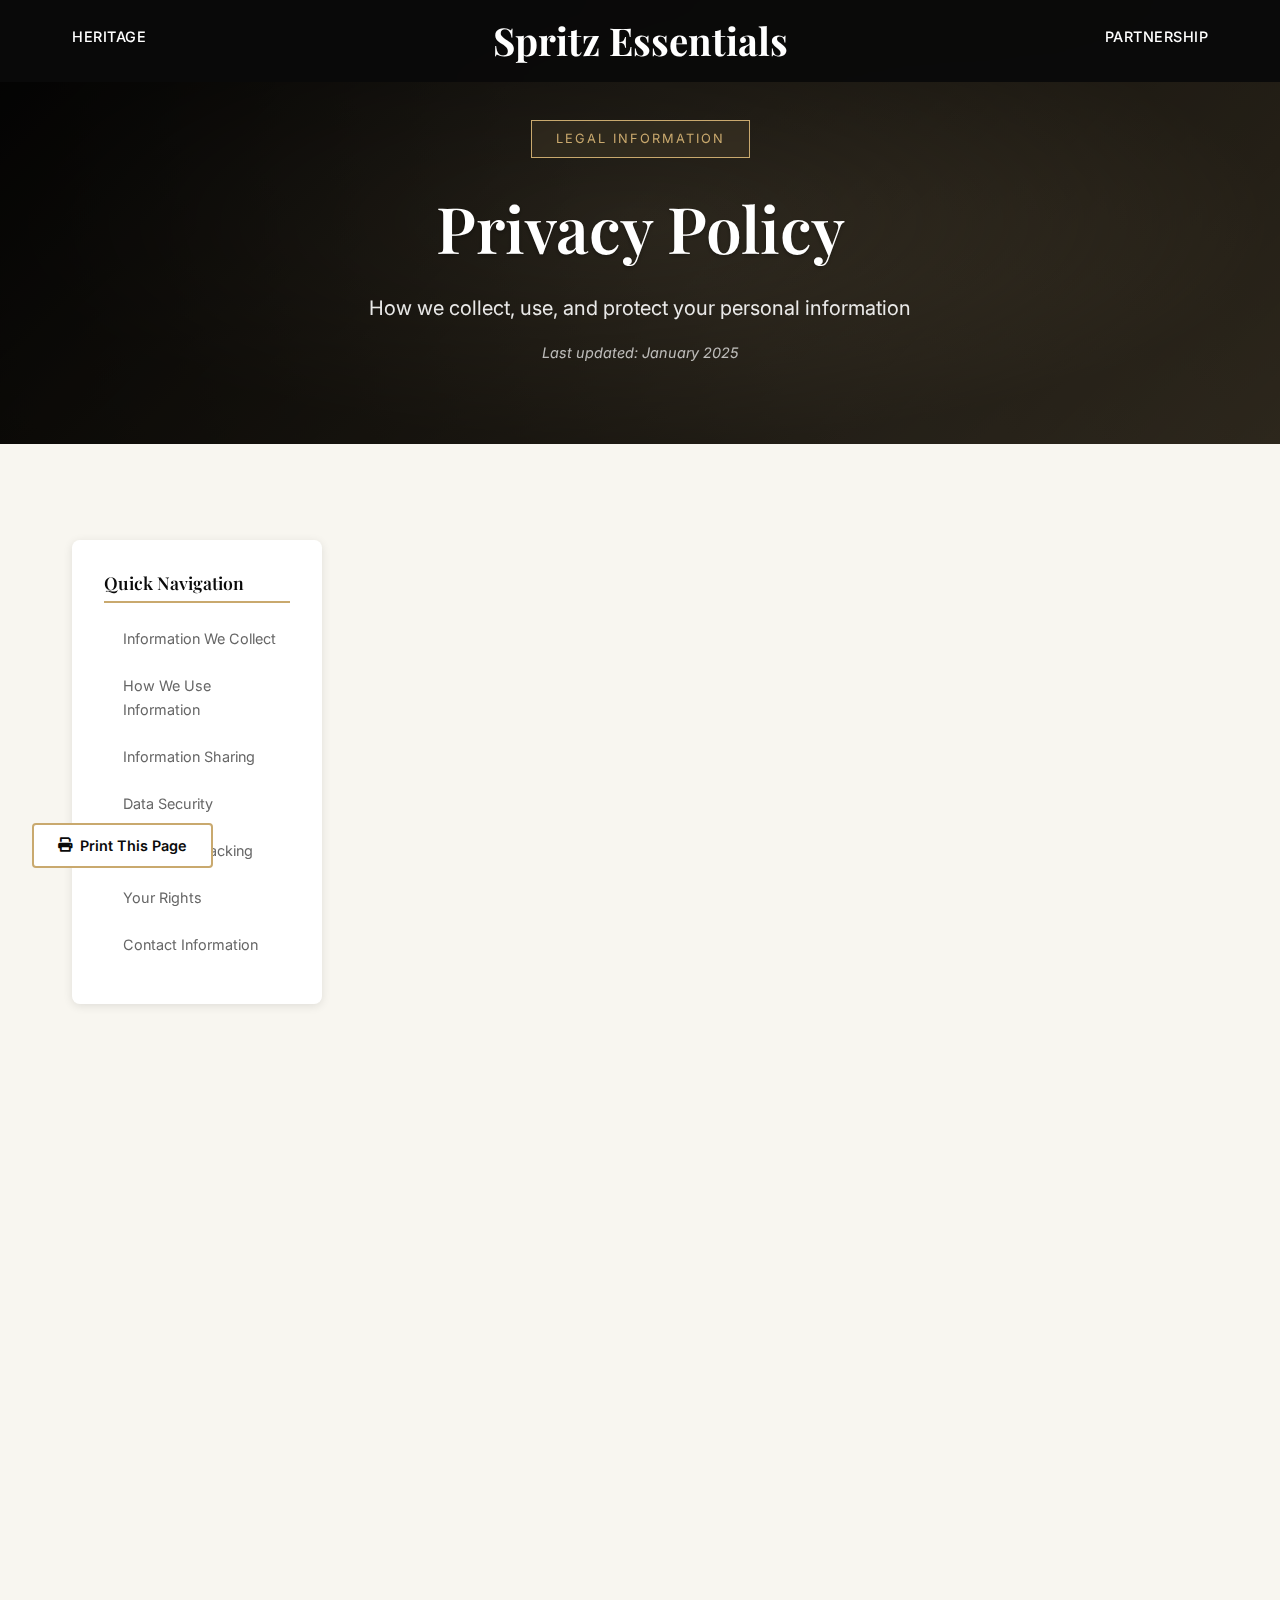
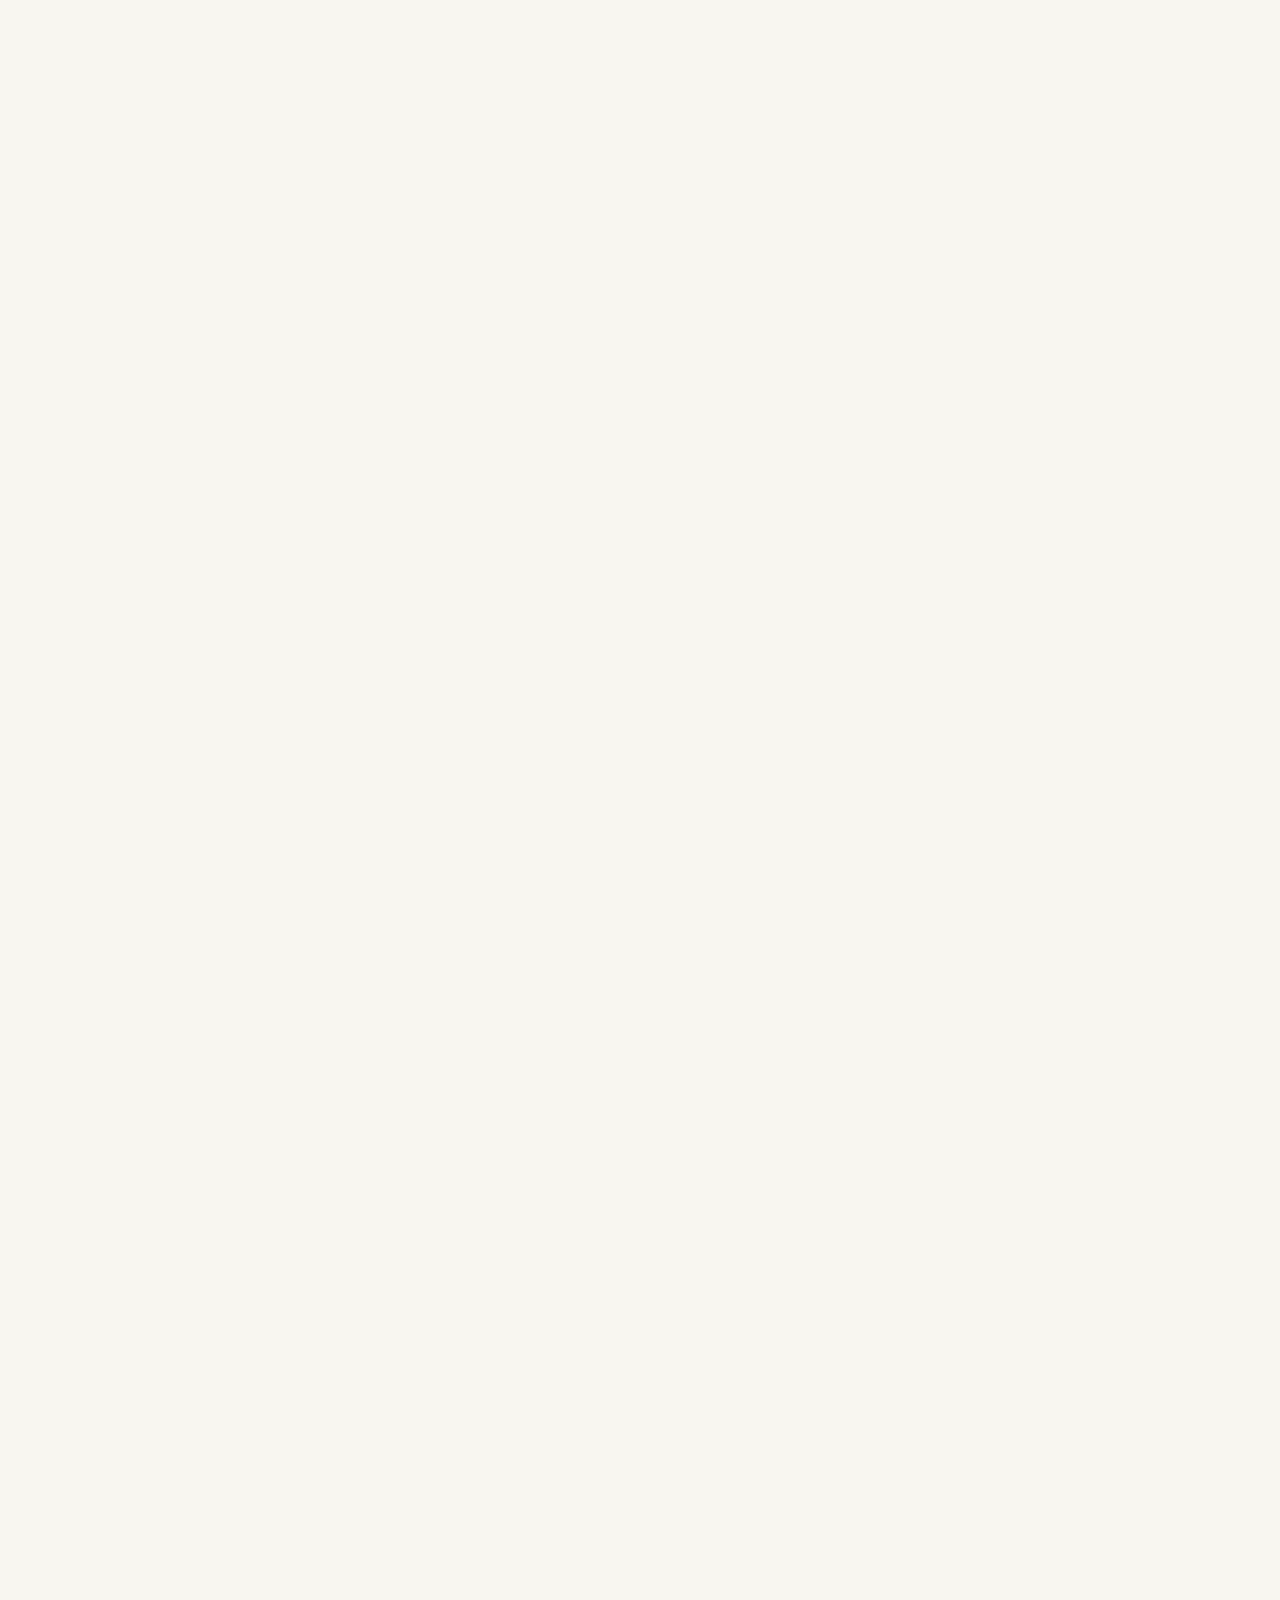
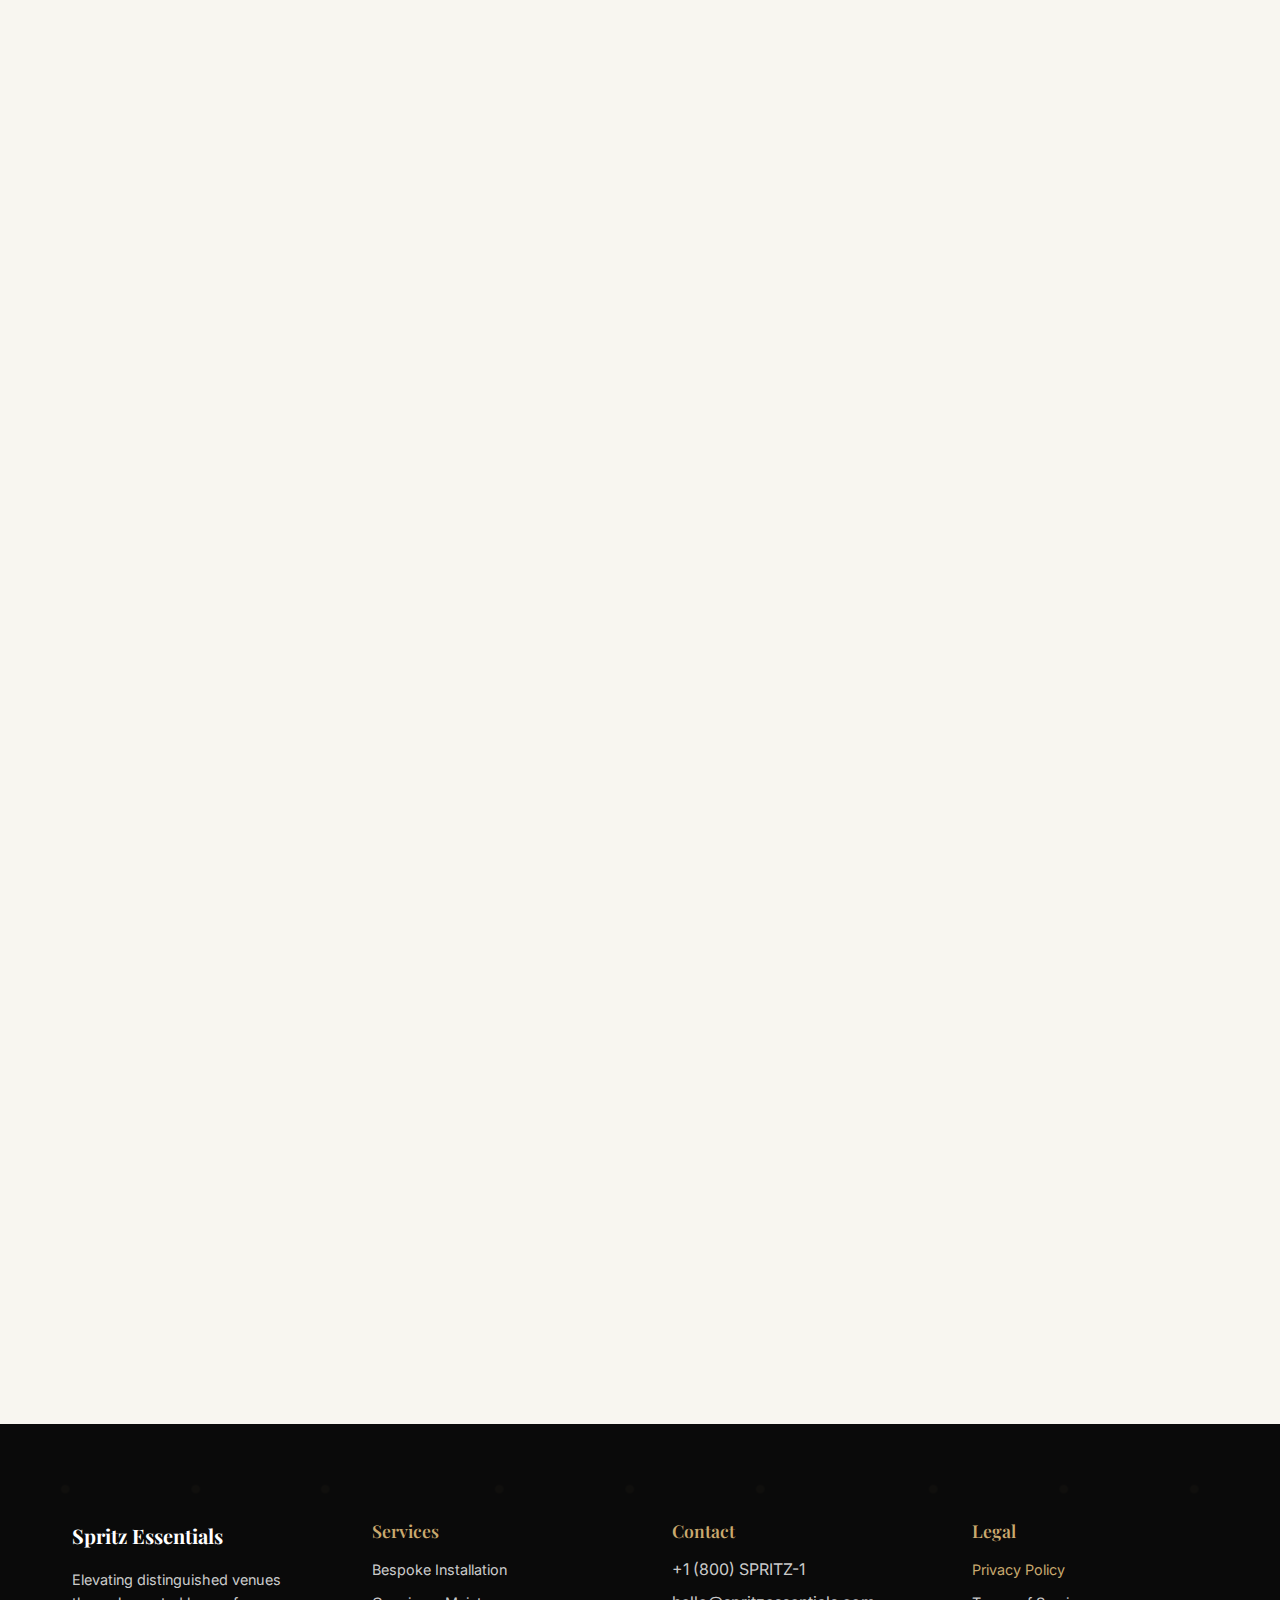
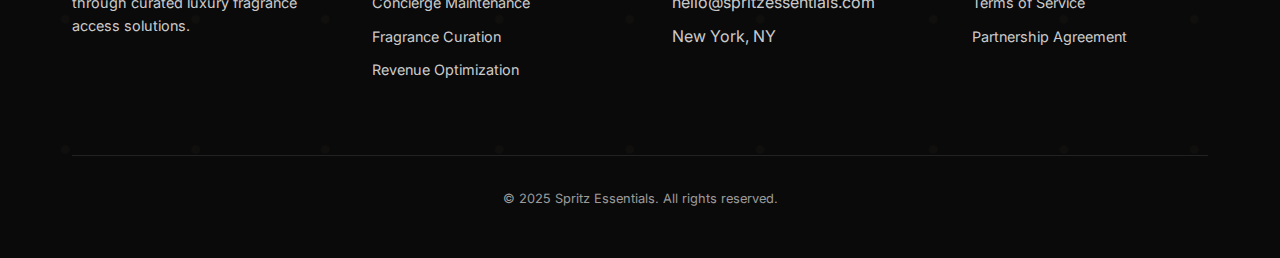
<file: privacy-policy.html>
<!DOCTYPE html>
<html lang="en">
<head>
    <meta charset="UTF-8">
    <meta name="viewport" content="width=device-width, initial-scale=1.0">
    <title>Privacy Policy - Spritz Essentials</title>
    
    <!-- External Fonts & Icons -->
    <link href="https://fonts.googleapis.com/css2?family=Playfair+Display:wght@400;500;600;700&family=Inter:wght@300;400;500;600&display=swap" rel="stylesheet">
    <link href="https://cdnjs.cloudflare.com/ajax/libs/font-awesome/6.0.0/css/all.min.css" rel="stylesheet">
    
    <!-- Local Stylesheets -->
    <link rel="stylesheet" href="legal-pages.css">
</head>
<body>
    <!-- Navigation -->
    <nav class="navbar">
        <div class="nav-container">
            <ul class="nav-left">
                <li><a href="index.html#heritage">Heritage</a></li>
            </ul>
            
            <div class="nav-brand">
                <span>Spritz Essentials</span>
            </div>
            
            <ul class="nav-right">
                <li><a href="partnerships.html">Partnership</a></li>
            </ul>
            
            <div class="nav-toggle">
                <span></span>
                <span></span>
                <span></span>
            </div>
        </div>
    </nav>

    <!-- Page Header -->
    <section class="page-header">
        <div class="container">
            <div class="section-label">Legal Information</div>
            <h1>Privacy Policy</h1>
            <p>How we collect, use, and protect your personal information</p>
            <div class="last-updated">Last updated: January 2025</div>
        </div>
    </section>

    <!-- Content Section -->
    <section class="legal-content">
        <div class="container">
            <div class="content-wrapper">
                <nav class="content-nav">
                    <h3>Quick Navigation</h3>
                    <ul>
                        <li><a href="#information-collection">Information We Collect</a></li>
                        <li><a href="#information-use">How We Use Information</a></li>
                        <li><a href="#information-sharing">Information Sharing</a></li>
                        <li><a href="#data-security">Data Security</a></li>
                        <li><a href="#cookies">Cookies & Tracking</a></li>
                        <li><a href="#your-rights">Your Rights</a></li>
                        <li><a href="#contact-info">Contact Information</a></li>
                    </ul>
                </nav>

                <div class="content-main">
                    <div class="intro-section">
                        <p>At Spritz Essentials, we are committed to protecting your privacy and ensuring the security of your personal information. This Privacy Policy explains how we collect, use, disclose, and safeguard your information when you visit our website or engage with our services.</p>
                    </div>

                    <section id="information-collection" class="content-section">
                        <h2>Information We Collect</h2>
                        
                        <h3>Personal Information</h3>
                        <p>We may collect the following types of personal information:</p>
                        <ul>
                            <li><strong>Contact Information:</strong> Name, email address, phone number, mailing address</li>
                            <li><strong>Business Information:</strong> Company name, establishment type, venue details</li>
                            <li><strong>Communication Data:</strong> Messages, inquiries, and correspondence with our team</li>
                            <li><strong>Partnership Information:</strong> Business details relevant to potential partnerships</li>
                        </ul>

                        <h3>Automatically Collected Information</h3>
                        <ul>
                            <li><strong>Usage Data:</strong> Pages visited, time spent on site, click patterns</li>
                            <li><strong>Device Information:</strong> Browser type, operating system, IP address</li>
                            <li><strong>Location Data:</strong> General geographic location based on IP address</li>
                        </ul>
                    </section>

                    <section id="information-use" class="content-section">
                        <h2>How We Use Your Information</h2>
                        <p>We use the collected information for the following purposes:</p>
                        <ul>
                            <li>Responding to inquiries and providing customer support</li>
                            <li>Evaluating partnership opportunities and business relationships</li>
                            <li>Improving our website, products, and services</li>
                            <li>Sending relevant business communications and updates</li>
                            <li>Complying with legal obligations and protecting our rights</li>
                            <li>Analyzing website usage to enhance user experience</li>
                        </ul>
                    </section>

                    <section id="information-sharing" class="content-section">
                        <h2>Information Sharing and Disclosure</h2>
                        <p>We do not sell, trade, or rent your personal information to third parties. We may share your information in the following circumstances:</p>
                        <ul>
                            <li><strong>Service Providers:</strong> Trusted third-party vendors who assist in operating our business</li>
                            <li><strong>Legal Requirements:</strong> When required by law or to protect our legal rights</li>
                            <li><strong>Business Transfers:</strong> In connection with mergers, acquisitions, or asset sales</li>
                            <li><strong>Consent:</strong> When you have given explicit consent for sharing</li>
                        </ul>
                    </section>

                    <section id="data-security" class="content-section">
                        <h2>Data Security</h2>
                        <p>We implement appropriate technical and organizational measures to protect your personal information against unauthorized access, alteration, disclosure, or destruction. These measures include:</p>
                        <ul>
                            <li>Encryption of sensitive data in transit and at rest</li>
                            <li>Regular security assessments and updates</li>
                            <li>Access controls and authentication protocols</li>
                            <li>Employee training on data protection practices</li>
                        </ul>
                        <p>However, no method of transmission over the internet or electronic storage is 100% secure, and we cannot guarantee absolute security.</p>
                    </section>

                    <section id="cookies" class="content-section">
                        <h2>Cookies and Tracking Technologies</h2>
                        <p>We use cookies and similar tracking technologies to enhance your browsing experience:</p>
                        <ul>
                            <li><strong>Essential Cookies:</strong> Required for basic website functionality</li>
                            <li><strong>Analytics Cookies:</strong> Help us understand how visitors interact with our site</li>
                            <li><strong>Functional Cookies:</strong> Remember your preferences and settings</li>
                        </ul>
                        <p>You can control cookie settings through your browser preferences, though disabling certain cookies may affect website functionality.</p>
                    </section>

                    <section id="your-rights" class="content-section">
                        <h2>Your Privacy Rights</h2>
                        <p>Depending on your location, you may have the following rights regarding your personal information:</p>
                        <ul>
                            <li><strong>Access:</strong> Request a copy of your personal information we hold</li>
                            <li><strong>Correction:</strong> Request correction of inaccurate or incomplete information</li>
                            <li><strong>Deletion:</strong> Request deletion of your personal information</li>
                            <li><strong>Portability:</strong> Request transfer of your data to another service</li>
                            <li><strong>Objection:</strong> Object to certain processing activities</li>
                            <li><strong>Restriction:</strong> Request limitation of processing under certain circumstances</li>
                        </ul>
                        <p>To exercise these rights, please contact us using the information provided below.</p>
                    </section>

                    <section id="contact-info" class="content-section">
                        <h2>Contact Information</h2>
                        <p>If you have questions about this Privacy Policy or our data practices, please contact us:</p>
                        <div class="contact-details">
                            <div class="contact-item">
                                <strong>Email:</strong> privacy@spritzessentials.com
                            </div>
                            <div class="contact-item">
                                <strong>Phone:</strong> +1 (800) SPRITZ-1
                            </div>
                            <div class="contact-item">
                                <strong>Address:</strong> Spritz Essentials<br>
                                Privacy Department<br>
                                New York, NY
                            </div>
                        </div>
                    </section>

                    <section class="content-section">
                        <h2>Changes to This Policy</h2>
                        <p>We may update this Privacy Policy from time to time to reflect changes in our practices or applicable laws. We will notify you of any material changes by posting the updated policy on our website and updating the "Last updated" date above.</p>
                        <p>Your continued use of our services after any changes constitutes acceptance of the updated Privacy Policy.</p>
                    </section>
                </div>
            </div>
        </div>
    </section>

    <!-- Footer -->
    <footer class="footer">
        <div class="container">
            <div class="footer-grid">
                <div class="footer-section">
                    <div class="footer-brand">
                        <span>Spritz Essentials</span>
                    </div>
                    <p>Elevating distinguished venues through curated luxury fragrance access solutions.</p>
                </div>
                
                <div class="footer-section">
                    <h3>Services</h3>
                    <ul>
                        <li><a href="#">Bespoke Installation</a></li>
                        <li><a href="#">Concierge Maintenance</a></li>
                        <li><a href="#">Fragrance Curation</a></li>
                        <li><a href="#">Revenue Optimization</a></li>
                    </ul>
                </div>
                
                <div class="footer-section">
                    <h3>Contact</h3>
                    <ul>
                        <li>+1 (800) SPRITZ-1</li>
                        <li>hello@spritzessentials.com</li>
                        <li>New York, NY</li>
                    </ul>
                </div>
                
                <div class="footer-section">
                    <h3>Legal</h3>
                    <ul>
                        <li><a href="privacy-policy.html" class="active">Privacy Policy</a></li>
                        <li><a href="terms-of-service.html">Terms of Service</a></li>
                        <li><a href="partnership-agreement.html">Partnership Agreement</a></li>
                    </ul>
                </div>
            </div>
            
            <div class="footer-bottom">
                <p>&copy; 2025 Spritz Essentials. All rights reserved.</p>
            </div>
        </div>
    </footer>

    <!-- JavaScript -->
    <script src="legal-pages.js"></script>
</body>
</html>
</file>
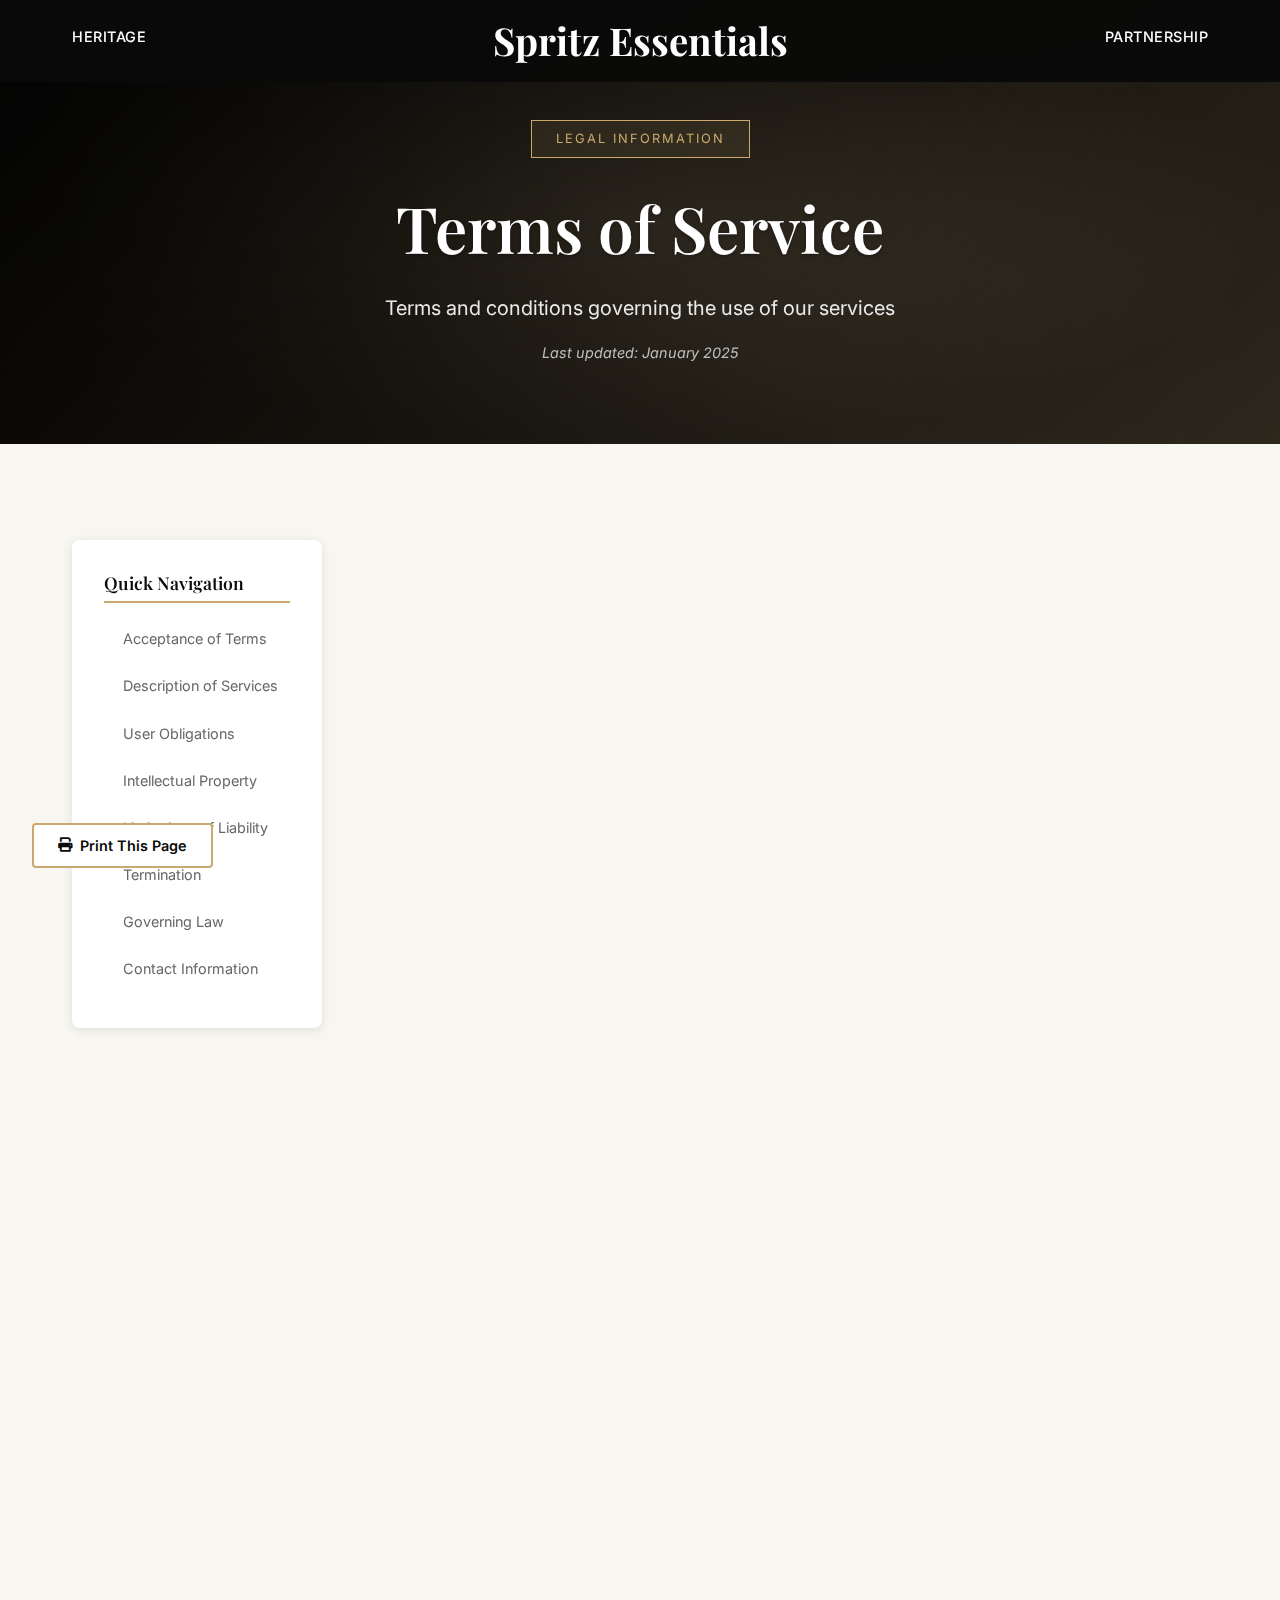
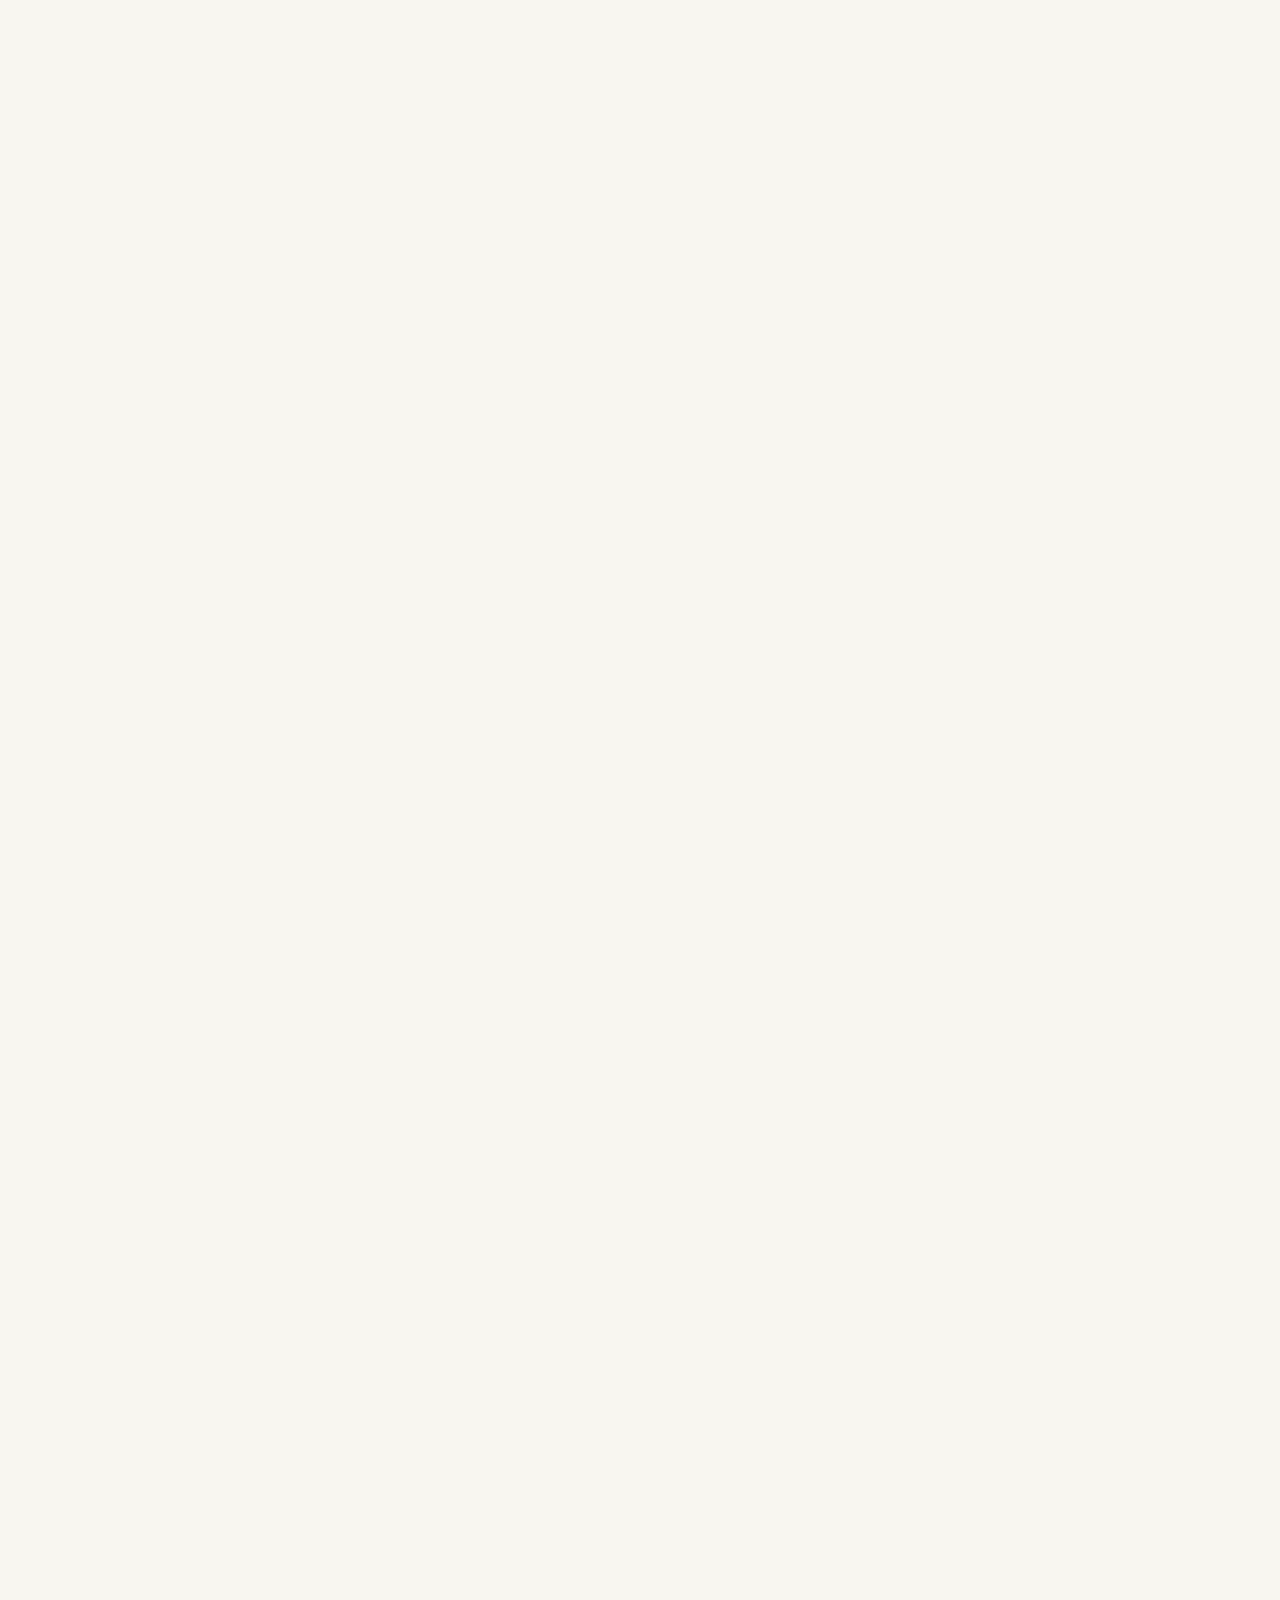
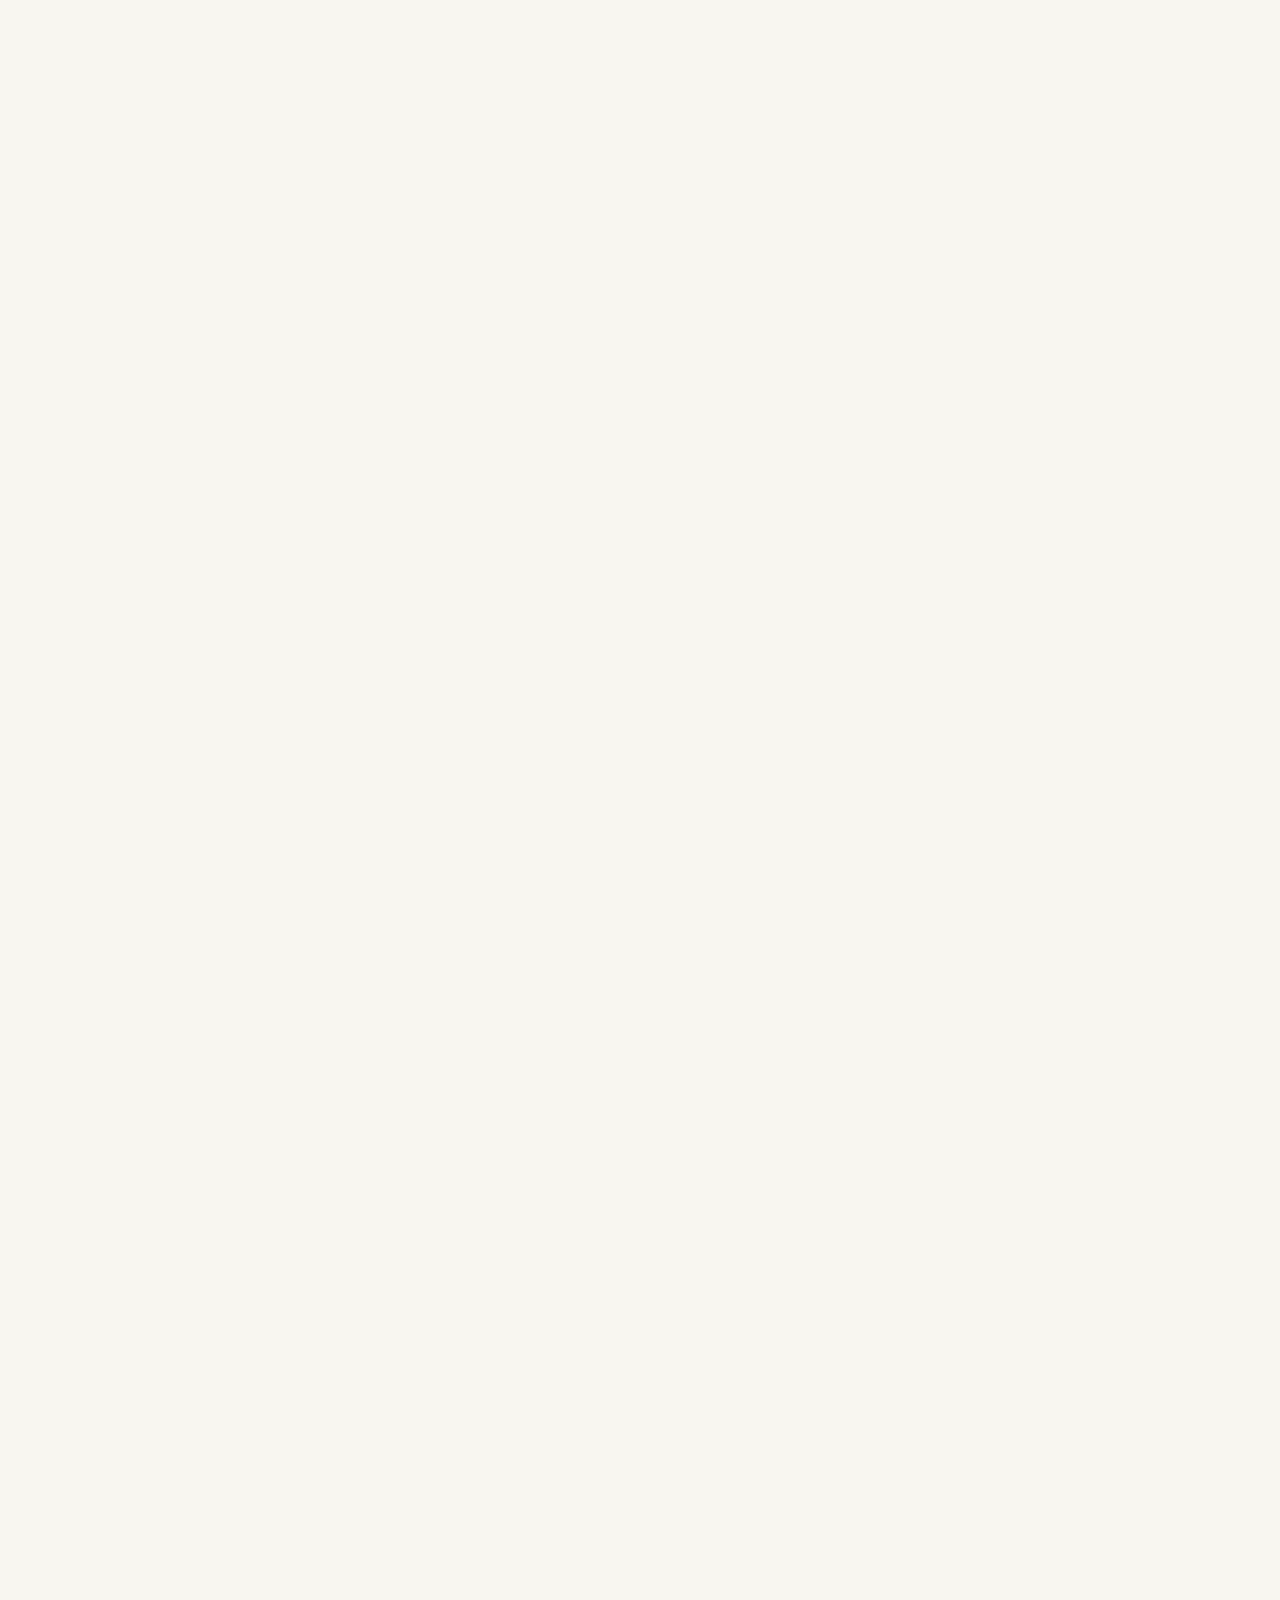
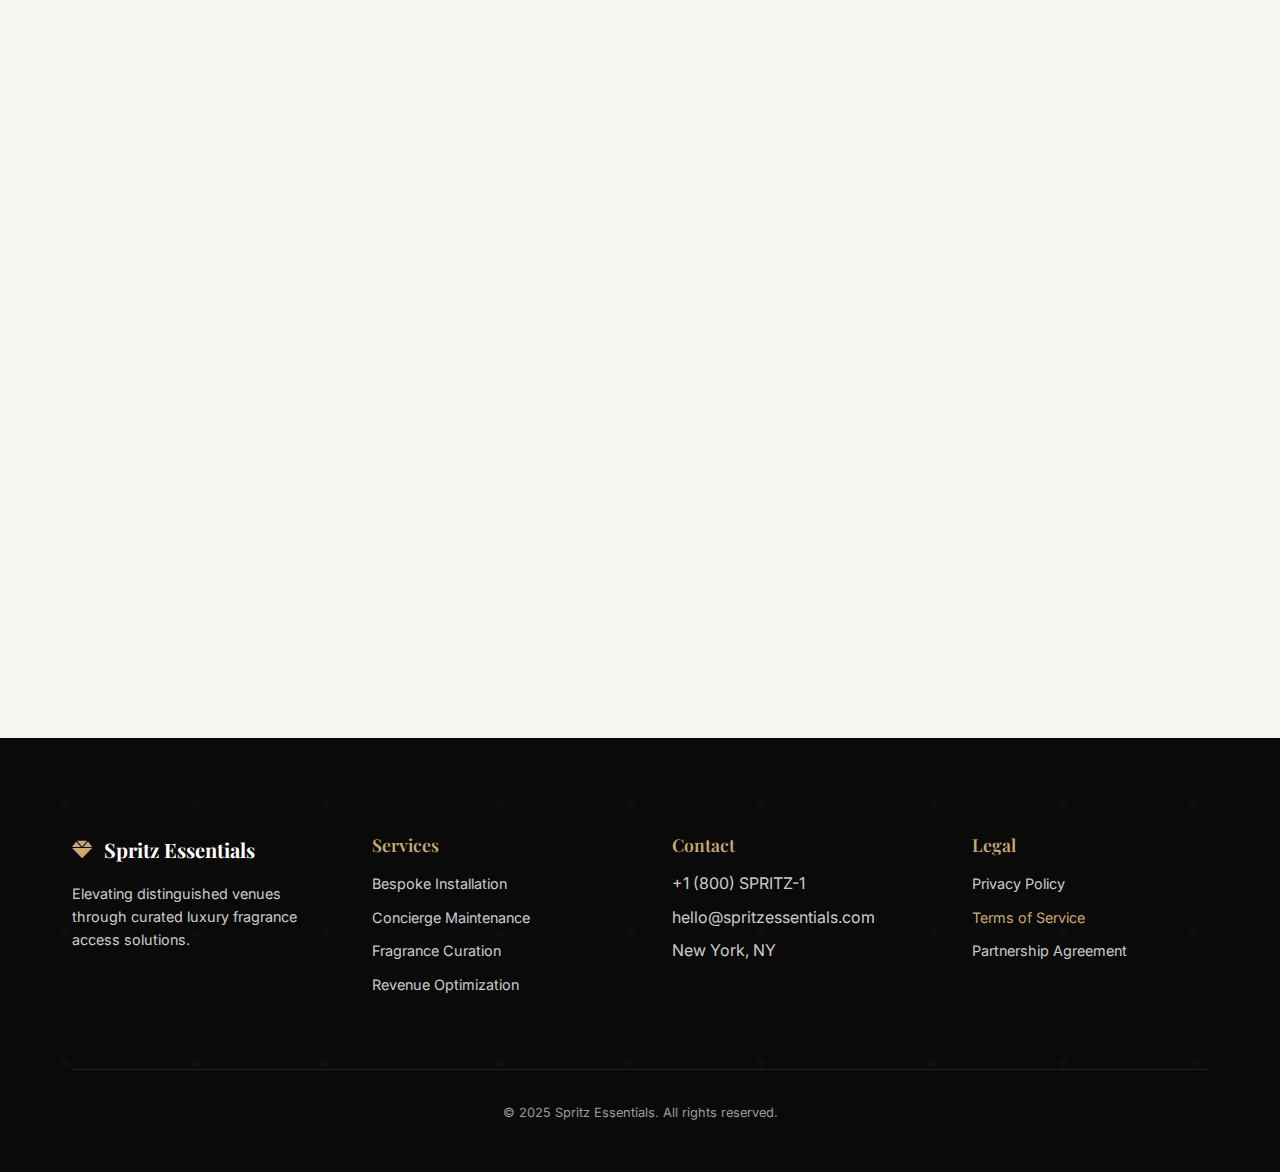
<file: terms-of-service.html>
<!DOCTYPE html>
<html lang="en">
<head>
    <meta charset="UTF-8">
    <meta name="viewport" content="width=device-width, initial-scale=1.0">
    <title>Terms of Service - Spritz Essentials</title>
    
    <!-- External Fonts & Icons -->
    <link href="https://fonts.googleapis.com/css2?family=Playfair+Display:wght@400;500;600;700&family=Inter:wght@300;400;500;600&display=swap" rel="stylesheet">
    <link href="https://cdnjs.cloudflare.com/ajax/libs/font-awesome/6.0.0/css/all.min.css" rel="stylesheet">
    
    <!-- Local Stylesheets -->
    <link rel="stylesheet" href="legal-pages.css">
</head>
<body>
    <!-- Navigation -->
    <nav class="navbar">
        <div class="nav-container">
            <ul class="nav-left">
                <li><a href="index.html#heritage">Heritage</a></li>
            </ul>
            
            <div class="nav-brand">
                <span>Spritz Essentials</span>
            </div>
            
            <ul class="nav-right">
                <li><a href="partnerships.html">Partnership</a></li>
            </ul>
            
            <div class="nav-toggle">
                <span></span>
                <span></span>
                <span></span>
            </div>
        </div>
    </nav>

    <!-- Page Header -->
    <section class="page-header">
        <div class="container">
            <div class="section-label">Legal Information</div>
            <h1>Terms of Service</h1>
            <p>Terms and conditions governing the use of our services</p>
            <div class="last-updated">Last updated: January 2025</div>
        </div>
    </section>

    <!-- Content Section -->
    <section class="legal-content">
        <div class="container">
            <div class="content-wrapper">
                <nav class="content-nav">
                    <h3>Quick Navigation</h3>
                    <ul>
                        <li><a href="#acceptance">Acceptance of Terms</a></li>
                        <li><a href="#services">Description of Services</a></li>
                        <li><a href="#user-obligations">User Obligations</a></li>
                        <li><a href="#intellectual-property">Intellectual Property</a></li>
                        <li><a href="#limitations">Limitations of Liability</a></li>
                        <li><a href="#termination">Termination</a></li>
                        <li><a href="#governing-law">Governing Law</a></li>
                        <li><a href="#contact-info">Contact Information</a></li>
                    </ul>
                </nav>

                <div class="content-main">
                    <div class="intro-section">
                        <p>These Terms of Service ("Terms") govern your use of the Spritz Essentials website and services. By accessing or using our services, you agree to be bound by these Terms. If you do not agree to these Terms, please do not use our services.</p>
                    </div>

                    <section id="acceptance" class="content-section">
                        <h2>Acceptance of Terms</h2>
                        <p>By accessing and using this website and our services, you accept and agree to be bound by the terms and provision of this agreement. If you do not agree to abide by the above, please do not use this service.</p>
                        <p>We reserve the right to change these Terms at any time without prior notice. Your continued use of our services following any changes constitutes acceptance of those changes.</p>
                    </section>

                    <section id="services" class="content-section">
                        <h2>Description of Services</h2>
                        <p>Spritz Essentials provides luxury fragrance vending solutions and related services, including but not limited to:</p>
                        <ul>
                            <li>Luxury fragrance vending machine installation and maintenance</li>
                            <li>Curation of premium fragrance collections</li>
                            <li>Partnership consultation and business development services</li>
                            <li>Technical support and customer service</li>
                            <li>Website access and information services</li>
                        </ul>
                        <p>We reserve the right to modify, suspend, or discontinue any aspect of our services at any time without notice.</p>
                    </section>

                    <section id="user-obligations" class="content-section">
                        <h2>User Obligations and Prohibited Uses</h2>
                        <p>When using our services, you agree to:</p>
                        <ul>
                            <li>Provide accurate and complete information when requested</li>
                            <li>Use our services only for lawful purposes</li>
                            <li>Respect the intellectual property rights of Spritz Essentials and third parties</li>
                            <li>Maintain the confidentiality of any proprietary information shared with you</li>
                        </ul>

                        <h3>Prohibited Uses</h3>
                        <p>You agree not to:</p>
                        <ul>
                            <li>Use our services for any illegal or unauthorized purpose</li>
                            <li>Attempt to gain unauthorized access to our systems or networks</li>
                            <li>Interfere with or disrupt the integrity or performance of our services</li>
                            <li>Transmit any viruses, malware, or other harmful code</li>
                            <li>Impersonate any person or entity or misrepresent your affiliation</li>
                            <li>Violate any applicable local, state, national, or international law</li>
                        </ul>
                    </section>

                    <section id="intellectual-property" class="content-section">
                        <h2>Intellectual Property Rights</h2>
                        <p>All content, features, and functionality of our services, including but not limited to text, graphics, logos, icons, images, audio clips, digital downloads, data compilations, and software, are the exclusive property of Spritz Essentials or its licensors.</p>
                        
                        <h3>Trademarks</h3>
                        <p>The Spritz Essentials name, logo, and all related names, logos, product and service names, designs, and slogans are trademarks of Spritz Essentials or its affiliates. You must not use such marks without our prior written permission.</p>
                        
                        <h3>Copyright</h3>
                        <p>Our services and their entire contents are protected by copyright law. You may not reproduce, distribute, modify, create derivative works from, publicly display, or exploit any of our content without express written permission.</p>
                    </section>

                    <section id="limitations" class="content-section">
                        <h2>Disclaimers and Limitations of Liability</h2>
                        
                        <h3>Service Availability</h3>
                        <p>While we strive to provide consistent service availability, we do not guarantee that our services will be uninterrupted, timely, secure, or error-free. Service may be subject to limitations, delays, and other problems inherent in the use of the internet and electronic communications.</p>
                        
                        <h3>Disclaimer of Warranties</h3>
                        <p>Our services are provided "as is" and "as available" without any warranties of any kind, either express or implied, including but not limited to implied warranties of merchantability, fitness for a particular purpose, or non-infringement.</p>
                        
                        <h3>Limitation of Liability</h3>
                        <p>In no event shall Spritz Essentials, its officers, directors, employees, or agents be liable for any indirect, incidental, special, consequential, or punitive damages, including without limitation loss of profits, data, use, goodwill, or other intangible losses, resulting from your use of our services.</p>
                    </section>

                    <section id="termination" class="content-section">
                        <h2>Termination</h2>
                        <p>We may terminate or suspend access to our services immediately, without prior notice or liability, for any reason whatsoever, including without limitation if you breach the Terms.</p>
                        <p>Upon termination, your right to use our services will cease immediately. All provisions of the Terms which by their nature should survive termination shall survive termination, including ownership provisions, warranty disclaimers, indemnity, and limitations of liability.</p>
                    </section>

                    <section id="governing-law" class="content-section">
                        <h2>Governing Law and Jurisdiction</h2>
                        <p>These Terms shall be interpreted and governed by the laws of the State of New York, without regard to conflict of law provisions. Any legal action or proceeding arising under these Terms will be brought exclusively in the courts of New York, and you hereby consent to personal jurisdiction and venue therein.</p>
                    </section>

                    <section class="content-section">
                        <h2>Indemnification</h2>
                        <p>You agree to defend, indemnify, and hold harmless Spritz Essentials and its subsidiaries, agents, licensors, managers, and other affiliated companies, and their employees, contractors, agents, officers and directors, from and against any and all claims, damages, obligations, losses, liabilities, costs or debt, and expenses (including but not limited to attorney's fees).</p>
                    </section>

                    <section class="content-section">
                        <h2>Severability</h2>
                        <p>If any provision of these Terms is held to be invalid or unenforceable by a court, the remaining provisions of these Terms will remain in effect. These Terms constitute the entire agreement between us regarding our services and supersede and replace any prior agreements.</p>
                    </section>

                    <section id="contact-info" class="content-section">
                        <h2>Contact Information</h2>
                        <p>If you have any questions about these Terms of Service, please contact us:</p>
                        <div class="contact-details">
                            <div class="contact-item">
                                <strong>Email:</strong> legal@spritzessentials.com
                            </div>
                            <div class="contact-item">
                                <strong>Phone:</strong> +1 (800) SPRITZ-1
                            </div>
                            <div class="contact-item">
                                <strong>Address:</strong> Spritz Essentials<br>
                                Legal Department<br>
                                New York, NY
                            </div>
                        </div>
                    </section>
                </div>
            </div>
        </div>
    </section>

    <!-- Footer -->
    <footer class="footer">
        <div class="container">
            <div class="footer-grid">
                <div class="footer-section">
                    <div class="footer-brand">
                        <i class="fas fa-gem"></i>
                        <span>Spritz Essentials</span>
                    </div>
                    <p>Elevating distinguished venues through curated luxury fragrance access solutions.</p>
                </div>
                
                <div class="footer-section">
                    <h3>Services</h3>
                    <ul>
                        <li><a href="#">Bespoke Installation</a></li>
                        <li><a href="#">Concierge Maintenance</a></li>
                        <li><a href="#">Fragrance Curation</a></li>
                        <li><a href="#">Revenue Optimization</a></li>
                    </ul>
                </div>
                
                <div class="footer-section">
                    <h3>Contact</h3>
                    <ul>
                        <li>+1 (800) SPRITZ-1</li>
                        <li>hello@spritzessentials.com</li>
                        <li>New York, NY</li>
                    </ul>
                </div>
                
                <div class="footer-section">
                    <h3>Legal</h3>
                    <ul>
                        <li><a href="privacy-policy.html">Privacy Policy</a></li>
                        <li><a href="terms-of-service.html" class="active">Terms of Service</a></li>
                        <li><a href="partnership-agreement.html">Partnership Agreement</a></li>
                    </ul>
                </div>
            </div>
            
            <div class="footer-bottom">
                <p>&copy; 2025 Spritz Essentials. All rights reserved.</p>
            </div>
        </div>
    </footer>

    <!-- JavaScript -->
    <script src="legal-pages.js"></script>
</body>
</html>
</file>
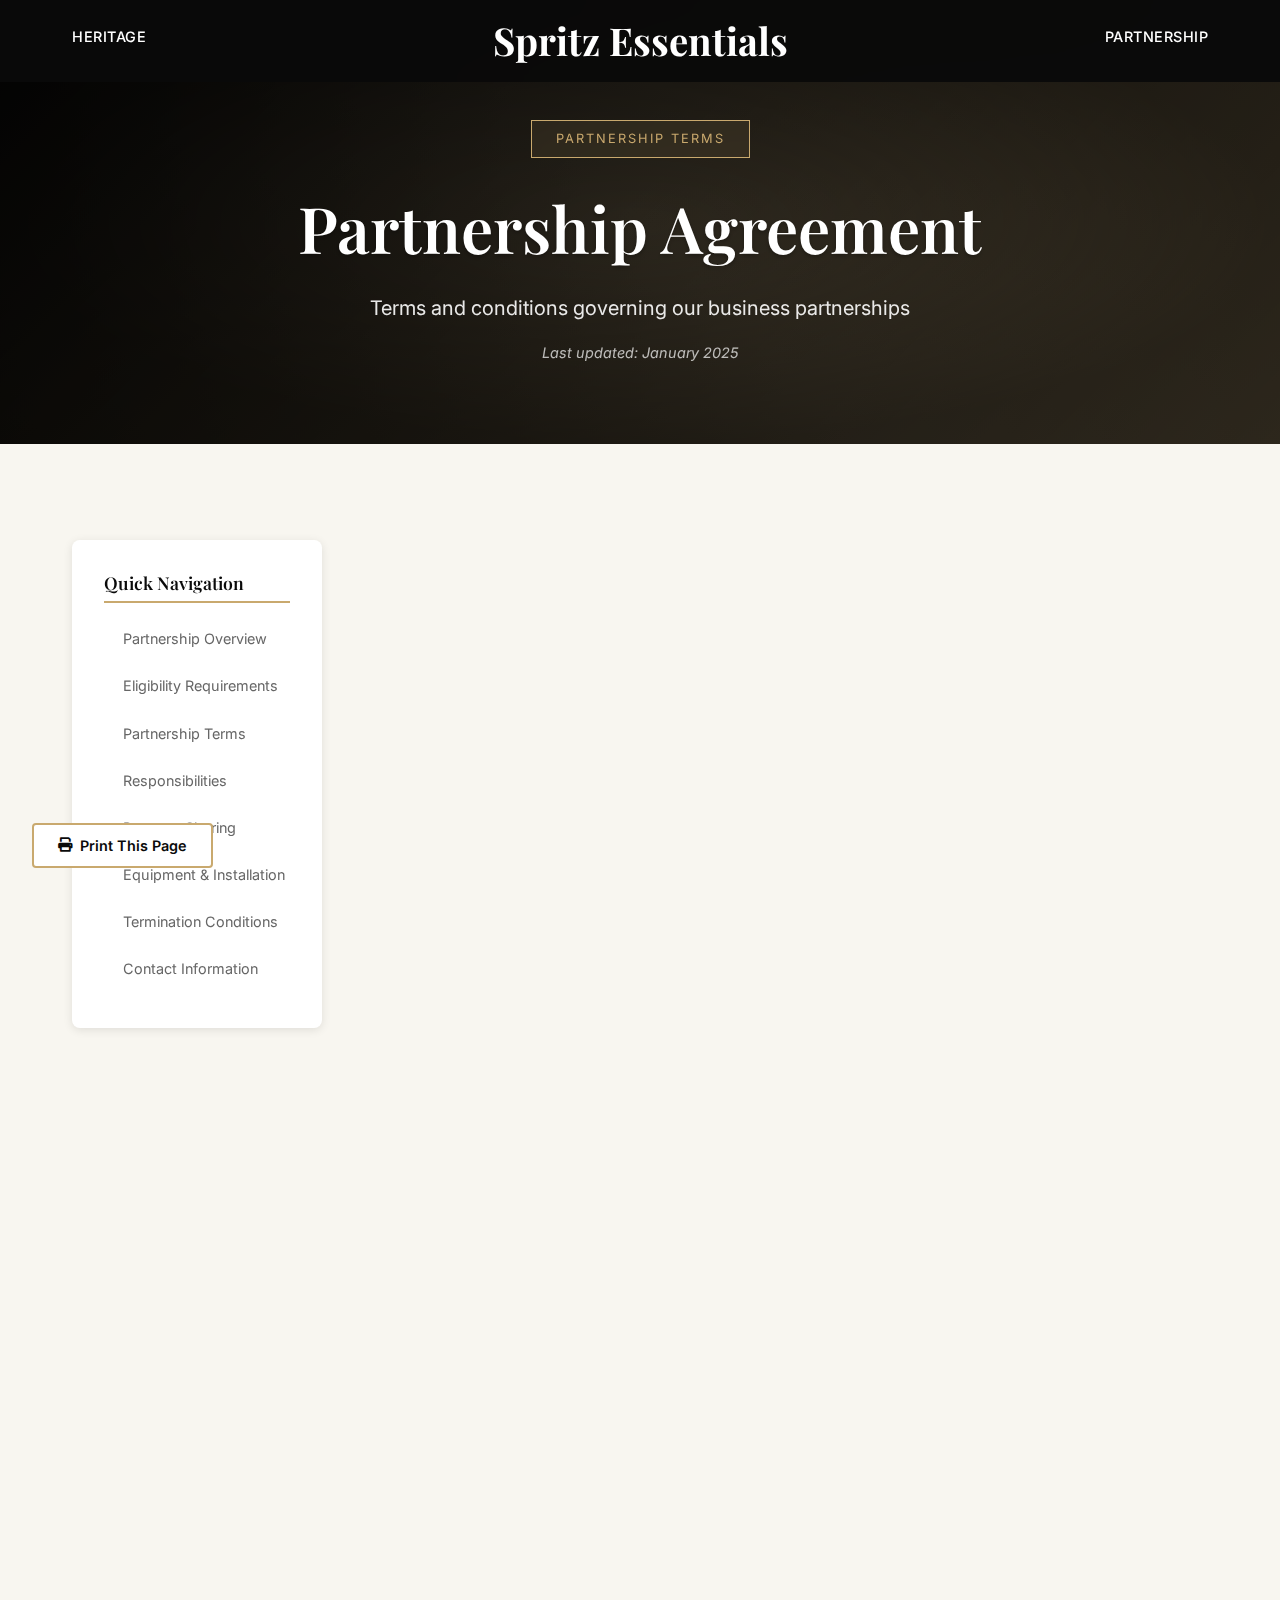
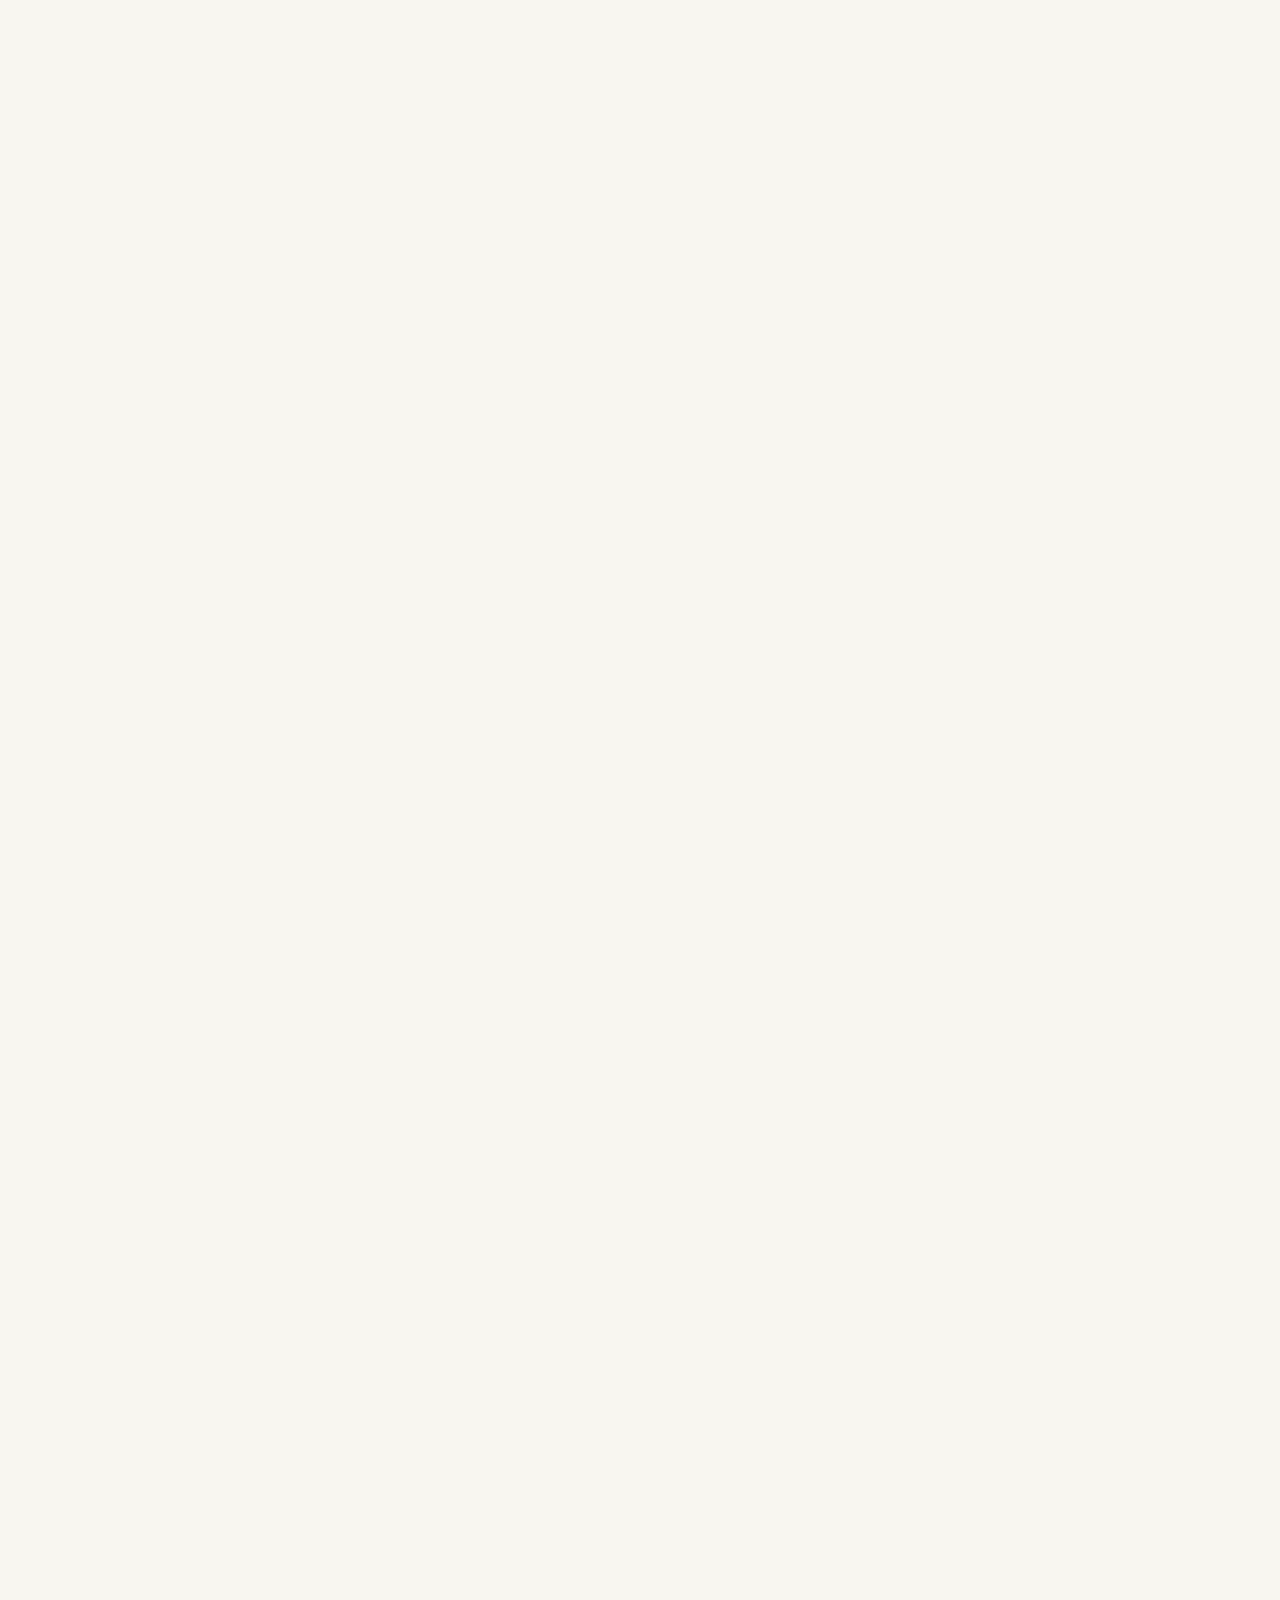
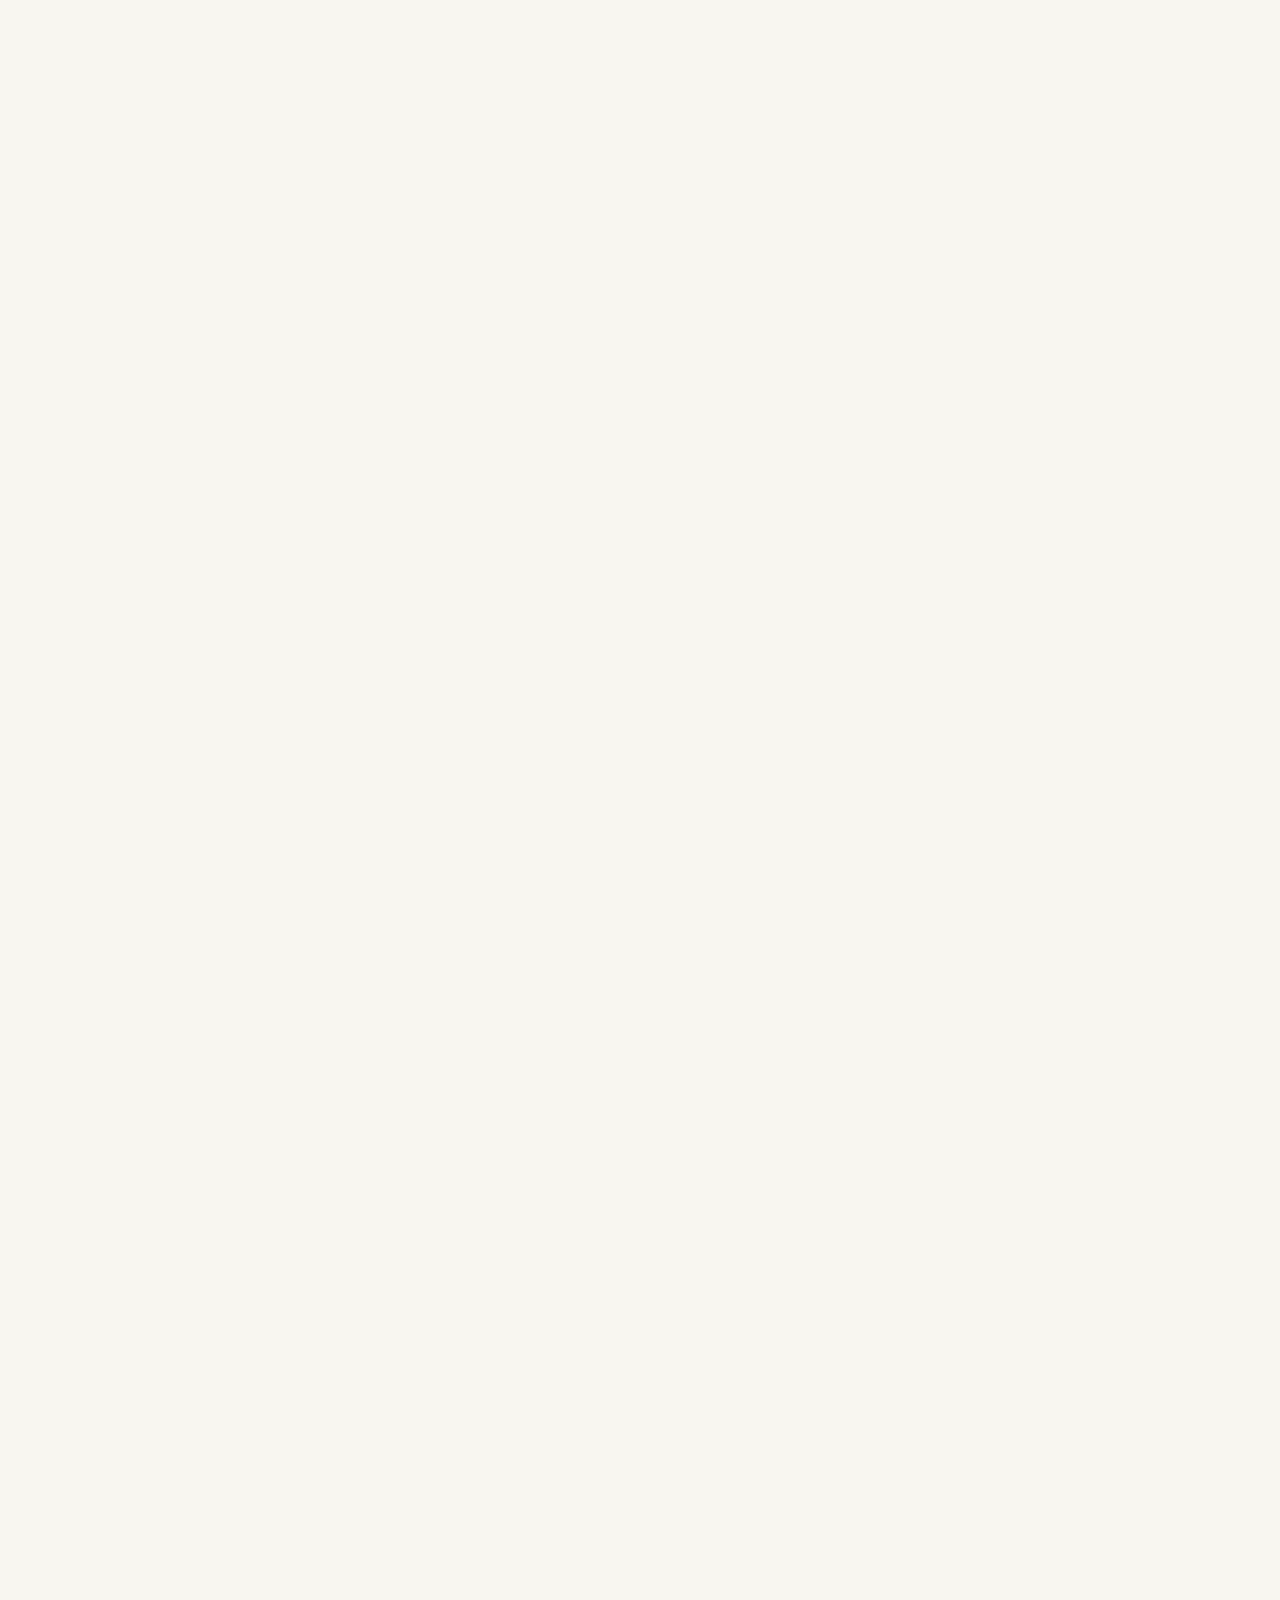
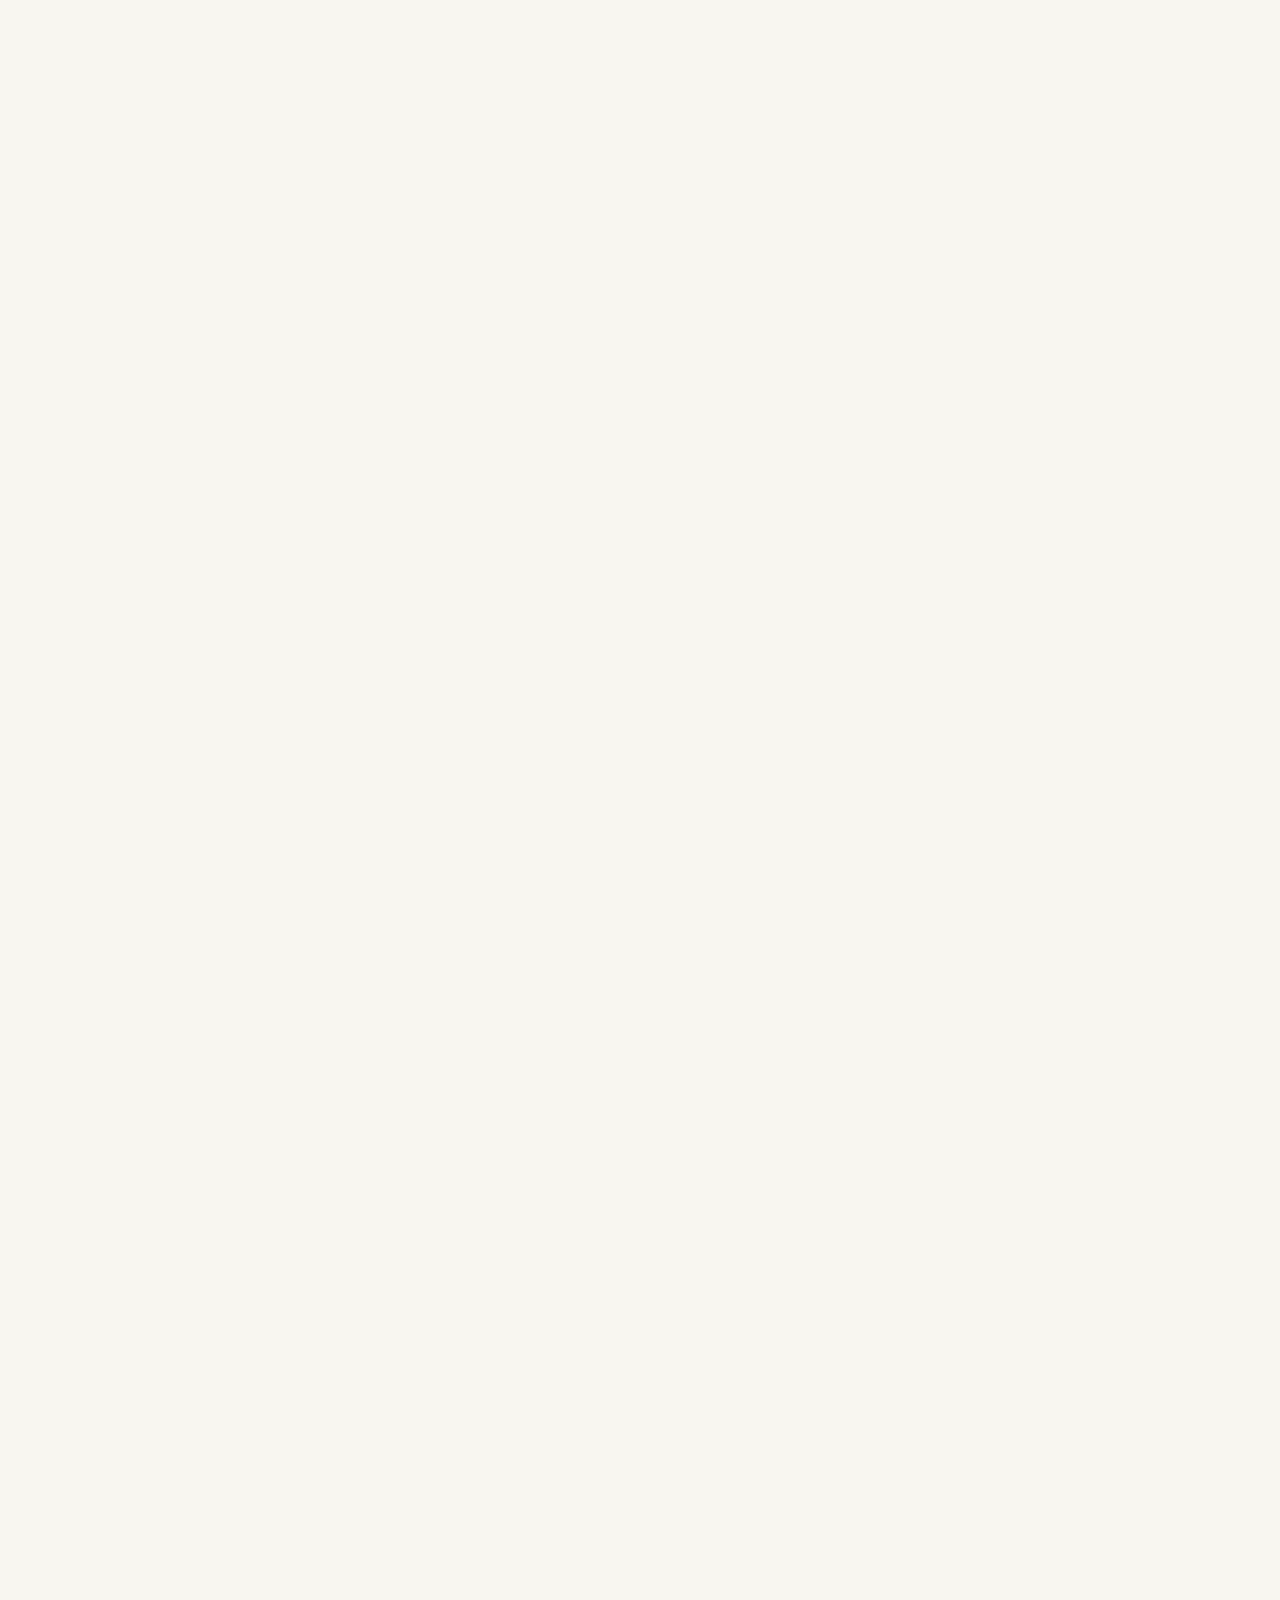
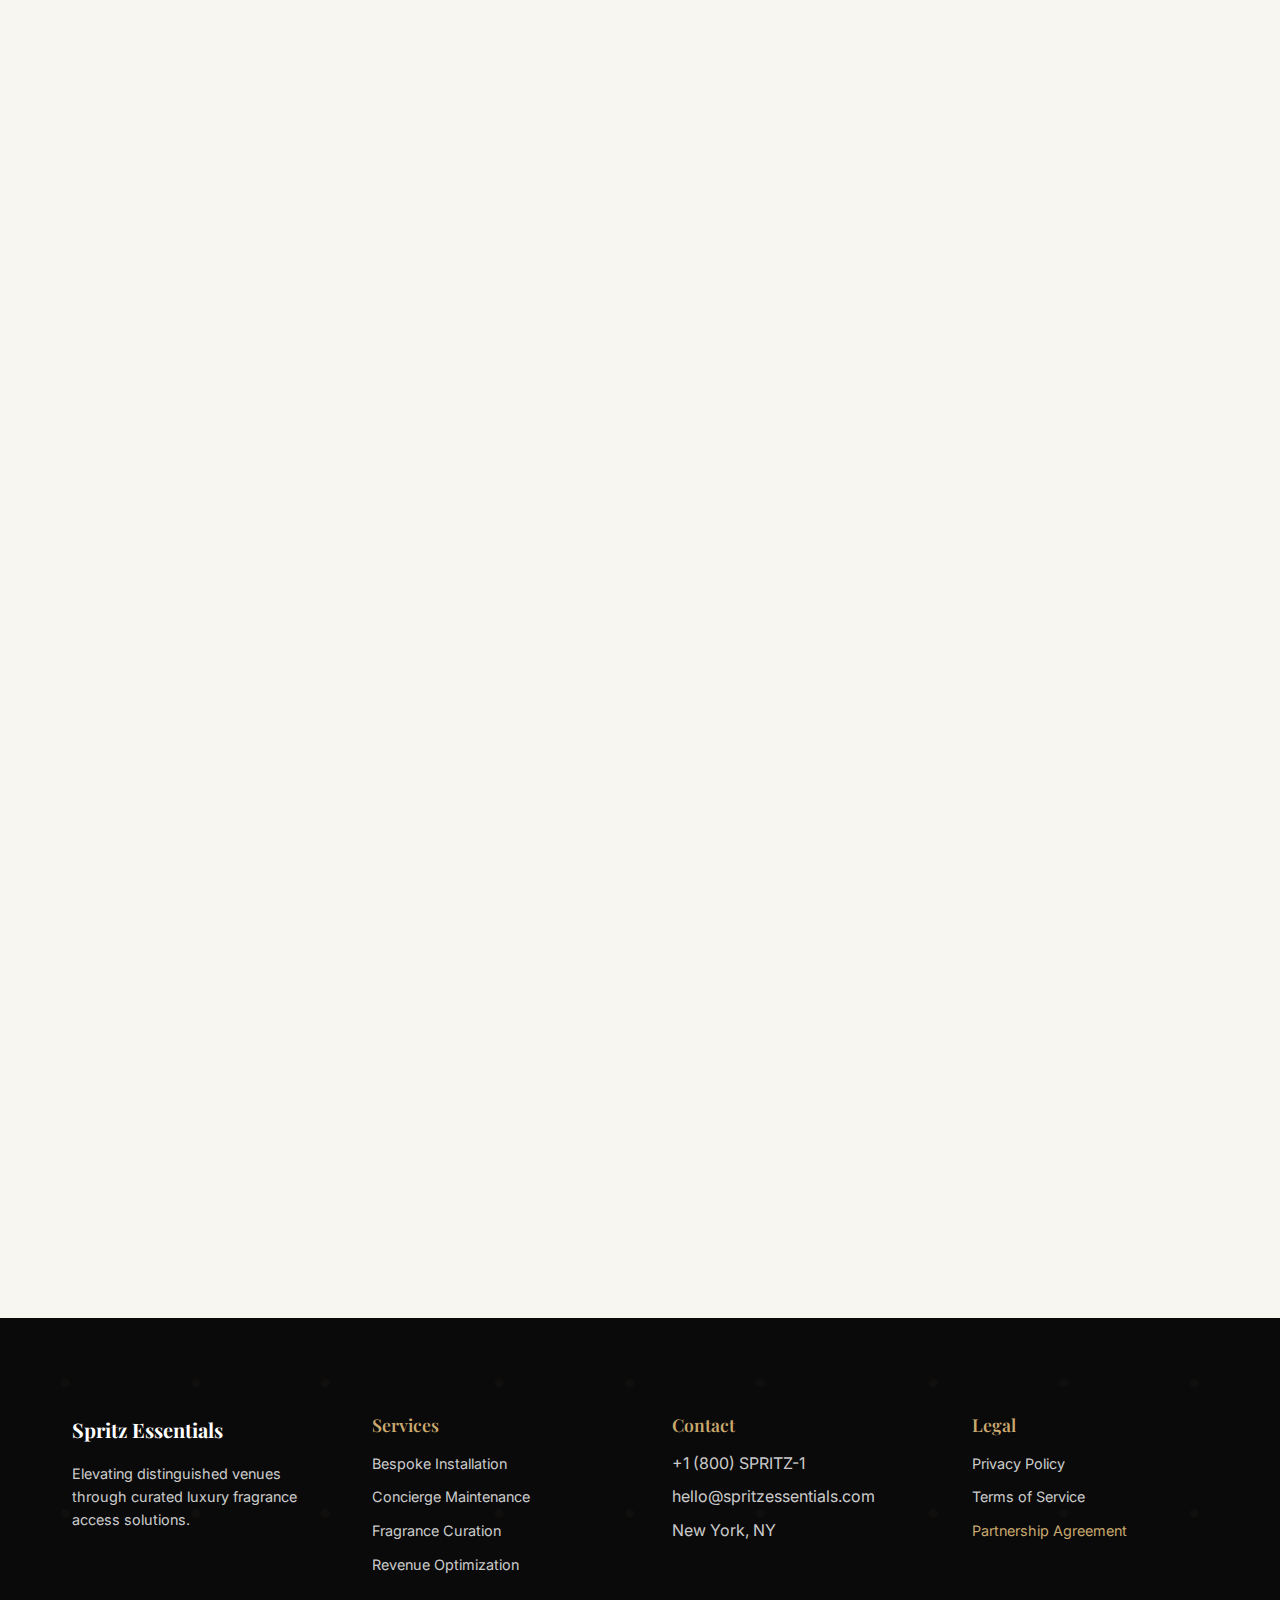
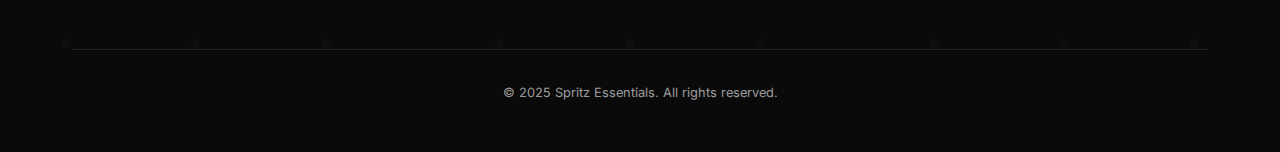
<file: Legal/partnership-agreement.html>
<!DOCTYPE html>
<html lang="en">
<head>
    <meta charset="UTF-8">
    <meta name="viewport" content="width=device-width, initial-scale=1.0">
    <title>Partnership Agreement - Spritz Essentials</title>
    
    <!-- External Fonts & Icons -->
    <link href="https://fonts.googleapis.com/css2?family=Playfair+Display:wght@400;500;600;700&family=Inter:wght@300;400;500;600&display=swap" rel="stylesheet">
    <link href="https://cdnjs.cloudflare.com/ajax/libs/font-awesome/6.0.0/css/all.min.css" rel="stylesheet">
    
    <!-- Local Stylesheets -->
    <link rel="stylesheet" href="./legal-pages.css">
</head>
<body>
    <!-- Navigation -->
    <nav class="navbar">
        <div class="nav-container">
            <ul class="nav-left">
                <li><a href="../index.html#heritage">Heritage</a></li>
            </ul>
            
            <div class="nav-brand">
                <span>Spritz Essentials</span>
            </div>
            
            <ul class="nav-right">
                <li><a href="../Partnership/partnerships.html">Partnership</a></li>
            </ul>
            
            <div class="nav-toggle">
                <span></span>
                <span></span>
                <span></span>
            </div>
        </div>
    </nav>

    <!-- Page Header -->
    <section class="page-header">
        <div class="container">
            <div class="section-label">Partnership Terms</div>
            <h1>Partnership Agreement</h1>
            <p>Terms and conditions governing our business partnerships</p>
            <div class="last-updated">Last updated: January 2025</div>
        </div>
    </section>

    <!-- Content Section -->
    <section class="legal-content">
        <div class="container">
            <div class="content-wrapper">
                <nav class="content-nav">
                    <h3>Quick Navigation</h3>
                    <ul>
                        <li><a href="#overview">Partnership Overview</a></li>
                        <li><a href="#eligibility">Eligibility Requirements</a></li>
                        <li><a href="#terms">Partnership Terms</a></li>
                        <li><a href="#responsibilities">Responsibilities</a></li>
                        <li><a href="#revenue">Revenue Sharing</a></li>
                        <li><a href="#equipment">Equipment & Installation</a></li>
                        <li><a href="#termination">Termination Conditions</a></li>
                        <li><a href="#contact-info">Contact Information</a></li>
                    </ul>
                </nav>

                <div class="content-main">
                    <div class="intro-section">
                        <p>This Partnership Agreement outlines the terms and conditions for establishing a business partnership with Spritz Essentials for luxury fragrance vending solutions. This document serves as a general framework; specific terms will be detailed in individual partnership contracts.</p>
                        <div class="important-notice">
                            <strong>Important:</strong> This is a general overview. Each partnership involves a customized agreement tailored to your specific venue and requirements.
                        </div>
                    </div>

                    <section id="overview" class="content-section">
                        <h2>Partnership Overview</h2>
                        <p>Spritz Essentials partners with distinguished venues to provide luxury fragrance vending solutions that enhance guest experiences while generating additional revenue streams. Our partnerships are designed to be mutually beneficial, long-term relationships that elevate both brands.</p>
                        
                        <h3>Partnership Benefits</h3>
                        <ul>
                            <li><strong>Revenue Generation:</strong> Passive income through high-margin luxury fragrance sales</li>
                            <li><strong>Brand Enhancement:</strong> Premium amenity that elevates your venue's positioning</li>
                            <li><strong>Guest Experience:</strong> Unique luxury touchpoint for your clientele</li>
                            <li><strong>Full Service:</strong> Complete installation, maintenance, and support</li>
                            <li><strong>Curated Selection:</strong> Premium fragrances selected for your demographic</li>
                        </ul>
                    </section>

                    <section id="eligibility" class="content-section">
                        <h2>Eligibility Requirements</h2>
                        <p>To be considered for a partnership with Spritz Essentials, venues must meet certain criteria:</p>
                        
                        <h3>Venue Requirements</h3>
                        <ul>
                            <li><strong>Premium Positioning:</strong> Upscale hotels, fine dining restaurants, luxury spas, private clubs, or equivalent venues</li>
                            <li><strong>Target Demographics:</strong> Clientele with disposable income and appreciation for luxury products</li>
                            <li><strong>Foot Traffic:</strong> Sufficient guest volume to support fragrance vending operations</li>
                            <li><strong>Strategic Location:</strong> High-visibility placement area for vending machines</li>
                            <li><strong>Operational Stability:</strong> Established business with proven track record</li>
                        </ul>

                        <h3>Technical Requirements</h3>
                        <ul>
                            <li>Dedicated electrical outlet (standard 110V)</li>
                            <li>Secure, climate-controlled environment</li>
                            <li>Internet connectivity for machine monitoring</li>
                            <li>Adequate space for machine installation and customer access</li>
                        </ul>
                    </section>

                    <section id="terms" class="content-section">
                        <h2>Partnership Terms</h2>
                        
                        <h3>Agreement Duration</h3>
                        <ul>
                            <li><strong>Initial Term:</strong> Typically 2-3 years with automatic renewal options</li>
                            <li><strong>Trial Period:</strong> 90-day evaluation period for both parties</li>
                            <li><strong>Renewal Terms:</strong> Mutually agreeable renewal with updated terms as needed</li>
                        </ul>

                        <h3>Performance Standards</h3>
                        <ul>
                            <li>Minimum monthly sales thresholds (varies by venue type and location)</li>
                            <li>Maintenance of premium venue standards</li>
                            <li>Cooperation with promotional activities and marketing initiatives</li>
                            <li>Regular reporting and communication with Spritz Essentials team</li>
                        </ul>
                    </section>

                    <section id="responsibilities" class="content-section">
                        <h2>Partner Responsibilities</h2>
                        
                        <h3>Venue Partner Responsibilities</h3>
                        <ul>
                            <li><strong>Space Provision:</strong> Provide suitable location for machine placement</li>
                            <li><strong>Security:</strong> Ensure machine security and protect against theft or vandalism</li>
                            <li><strong>Utilities:</strong> Provide electrical power and internet connectivity</li>
                            <li><strong>Staff Coordination:</strong> Designate point of contact for operational matters</li>
                            <li><strong>Brand Alignment:</strong> Maintain venue standards consistent with luxury positioning</li>
                            <li><strong>Customer Support:</strong> Basic customer assistance and issue reporting</li>
                        </ul>

                        <h3>Spritz Essentials Responsibilities</h3>
                        <ul>
                            <li><strong>Equipment:</strong> Provide, install, and maintain vending machines</li>
                            <li><strong>Inventory:</strong> Stock and manage fragrance inventory</li>
                            <li><strong>Technical Support:</strong> 24/7 monitoring and technical assistance</li>
                            <li><strong>Maintenance:</strong> Regular cleaning, calibration, and repairs</li>
                            <li><strong>Marketing:</strong> Promotional materials and marketing support</li>
                            <li><strong>Training:</strong> Staff training on machine operation and customer service</li>
                        </ul>
                    </section>

                    <section id="revenue" class="content-section">
                        <h2>Revenue Sharing Model</h2>
                        <p>Our revenue sharing model is designed to provide fair compensation while incentivizing performance:</p>
                        
                        <h3>Revenue Split Structure</h3>
                        <ul>
                            <li><strong>Venue Partner:</strong> Competitive percentage of net sales revenue</li>
                            <li><strong>Performance Bonuses:</strong> Additional incentives for exceeding sales targets</li>
                            <li><strong>Monthly Reporting:</strong> Detailed sales reports and revenue statements</li>
                            <li><strong>Payment Schedule:</strong> Monthly payments within 30 days of month-end</li>
                        </ul>

                        <h3>Additional Revenue Opportunities</h3>
                        <ul>
                            <li>Seasonal promotions and limited edition collections</li>
                            <li>Exclusive fragrance launches for premium partners</li>
                            <li>Cross-promotional opportunities with other luxury brands</li>
                            <li>Event-based activations and special campaigns</li>
                        </ul>
                    </section>

                    <section id="equipment" class="content-section">
                        <h2>Equipment and Installation</h2>
                        
                        <h3>Machine Specifications</h3>
                        <ul>
                            <li><strong>Design:</strong> Premium materials and finish consistent with luxury environments</li>
                            <li><strong>Technology:</strong> State-of-the-art dispensing system with touchscreen interface</li>
                            <li><strong>Security:</strong> Advanced security features and tamper-resistant design</li>
                            <li><strong>Capacity:</strong> Multiple fragrance options with automated inventory tracking</li>
                        </ul>

                        <h3>Installation Process</h3>
                        <ul>
                            <li><strong>Site Survey:</strong> Professional assessment of optimal placement</li>
                            <li><strong>Custom Integration:</strong> Machine configuration to match venue aesthetics</li>
                            <li><strong>Professional Installation:</strong> Expert installation with minimal disruption</li>
                            <li><strong>Staff Training:</strong> Comprehensive training for venue personnel</li>
                            <li><strong>Soft Launch:</strong> Testing period before full operational launch</li>
                        </ul>
                    </section>

                    <section id="termination" class="content-section">
                        <h2>Termination Conditions</h2>
                        
                        <h3>Termination for Cause</h3>
                        <p>Either party may terminate the agreement immediately for:</p>
                        <ul>
                            <li>Material breach of agreement terms</li>
                            <li>Insolvency or bankruptcy proceedings</li>
                            <li>Failure to meet minimum performance standards</li>
                            <li>Damage to brand reputation or image</li>
                        </ul>

                        <h3>Termination Without Cause</h3>
                        <ul>
                            <li><strong>Notice Period:</strong> 90 days written notice required</li>
                            <li><strong>Equipment Removal:</strong> Spritz Essentials will remove equipment within 30 days</li>
                            <li><strong>Final Settlement:</strong> All outstanding payments settled within 60 days</li>
                        </ul>

                        <h3>Post-Termination Obligations</h3>
                        <ul>
                            <li>Return of any Spritz Essentials property or materials</li>
                            <li>Confidentiality obligations continue indefinitely</li>
                            <li>Non-compete restrictions (if applicable) for specified period</li>
                        </ul>
                    </section>

                    <section class="content-section">
                        <h2>Intellectual Property</h2>
                        <p>All Spritz Essentials branding, technology, and proprietary information remain the exclusive property of Spritz Essentials. Partners are granted limited usage rights during the partnership term only.</p>
                        
                        <h3>Brand Usage Guidelines</h3>
                        <ul>
                            <li>Use of Spritz Essentials branding only as approved</li>
                            <li>No modification of logos or brand elements</li>
                            <li>Compliance with brand standards and guidelines</li>
                            <li>Immediate cessation of brand usage upon termination</li>
                        </ul>
                    </section>

                    <section class="content-section">
                        <h2>Confidentiality</h2>
                        <p>Both parties acknowledge that confidential information may be shared during the partnership. All proprietary information, including but not limited to business strategies, customer data, pricing, and operational procedures, must be kept strictly confidential.</p>
                    </section>

                    <section class="content-section">
                        <h2>Insurance and Liability</h2>
                        <ul>
                            <li><strong>Insurance Coverage:</strong> Spritz Essentials maintains comprehensive liability insurance</li>
                            <li><strong>Venue Insurance:</strong> Partners must maintain adequate general liability coverage</li>
                            <li><strong>Property Damage:</strong> Clear delineation of responsibility for different types of damage</li>
                            <li><strong>Indemnification:</strong> Mutual indemnification clauses protect both parties</li>
                        </ul>
                    </section>

                    <section id="contact-info" class="content-section">
                        <h2>Partnership Inquiries</h2>
                        <p>For detailed partnership discussions and customized agreement terms, please contact our partnership team:</p>
                        <div class="contact-details">
                            <div class="contact-item">
                                <strong>Email:</strong> partnerships@spritzessentials.com
                            </div>
                            <div class="contact-item">
                                <strong>Phone:</strong> +1 (800) SPRITZ-1
                            </div>
                            <div class="contact-item">
                                <strong>Address:</strong> Spritz Essentials<br>
                                Partnership Development<br>
                                New York, NY
                            </div>
                        </div>
                        
                        <div class="cta-section">
                            <h3>Ready to Explore Partnership?</h3>
                            <p>Our partnership specialists are ready to discuss how Spritz Essentials can enhance your venue and generate additional revenue.</p>
                            <a href="partnerships.html" class="partnership-cta">Start Partnership Discussion</a>
                        </div>
                    </section>

                    <section class="content-section">
                        <h2>Governing Law</h2>
                        <p>This Partnership Agreement framework is governed by the laws of the State of New York. Specific partnership agreements may include additional jurisdictional clauses as appropriate for the partner's location.</p>
                        <p>Any disputes arising from partnership agreements will be resolved through arbitration in accordance with the American Arbitration Association Commercial Arbitration Rules.</p>
                    </section>
                </div>
            </div>
        </div>
    </section>

    <!-- Footer -->
    <footer class="footer">
        <div class="container">
            <div class="footer-grid">
                <div class="footer-section">
                    <div class="footer-brand">
                        <span>Spritz Essentials</span>
                    </div>
                    <p>Elevating distinguished venues through curated luxury fragrance access solutions.</p>
                </div>
                
                <div class="footer-section">
                    <h3>Services</h3>
                    <ul>
                        <li><a href="../Services/bespoke-installation.html">Bespoke Installation</a></li>
                        <li><a href="../Services/concierge-maintenance.html">Concierge Maintenance</a></li>
                        <li><a href="../Services/fragrance-curation.html">Fragrance Curation</a></li>
                        <li><a href="../Services/revenue-optimization.html">Revenue Optimization</a></li>
                    </ul>
                </div>
                
                <div class="footer-section">
                    <h3>Contact</h3>
                    <ul>
                        <li>+1 (800) SPRITZ-1</li>
                        <li>hello@spritzessentials.com</li>
                        <li>New York, NY</li>
                    </ul>
                </div>
                
                <div class="footer-section">
                    <h3>Legal</h3>
                    <ul>
                        <li><a href="./privacy-policy.html">Privacy Policy</a></li>
                        <li><a href="./terms-of-service.html">Terms of Service</a></li>
                        <li><a href="./partnership-agreement.html" class="active">Partnership Agreement</a></li>
                    </ul>
                </div>
            </div>
            
            <div class="footer-bottom">
                <p>&copy; 2025 Spritz Essentials. All rights reserved.</p>
            </div>
        </div>
    </footer>

    <!-- JavaScript -->
    <script src="./legal-pages.js"></script>
</body>
</html>
</file>
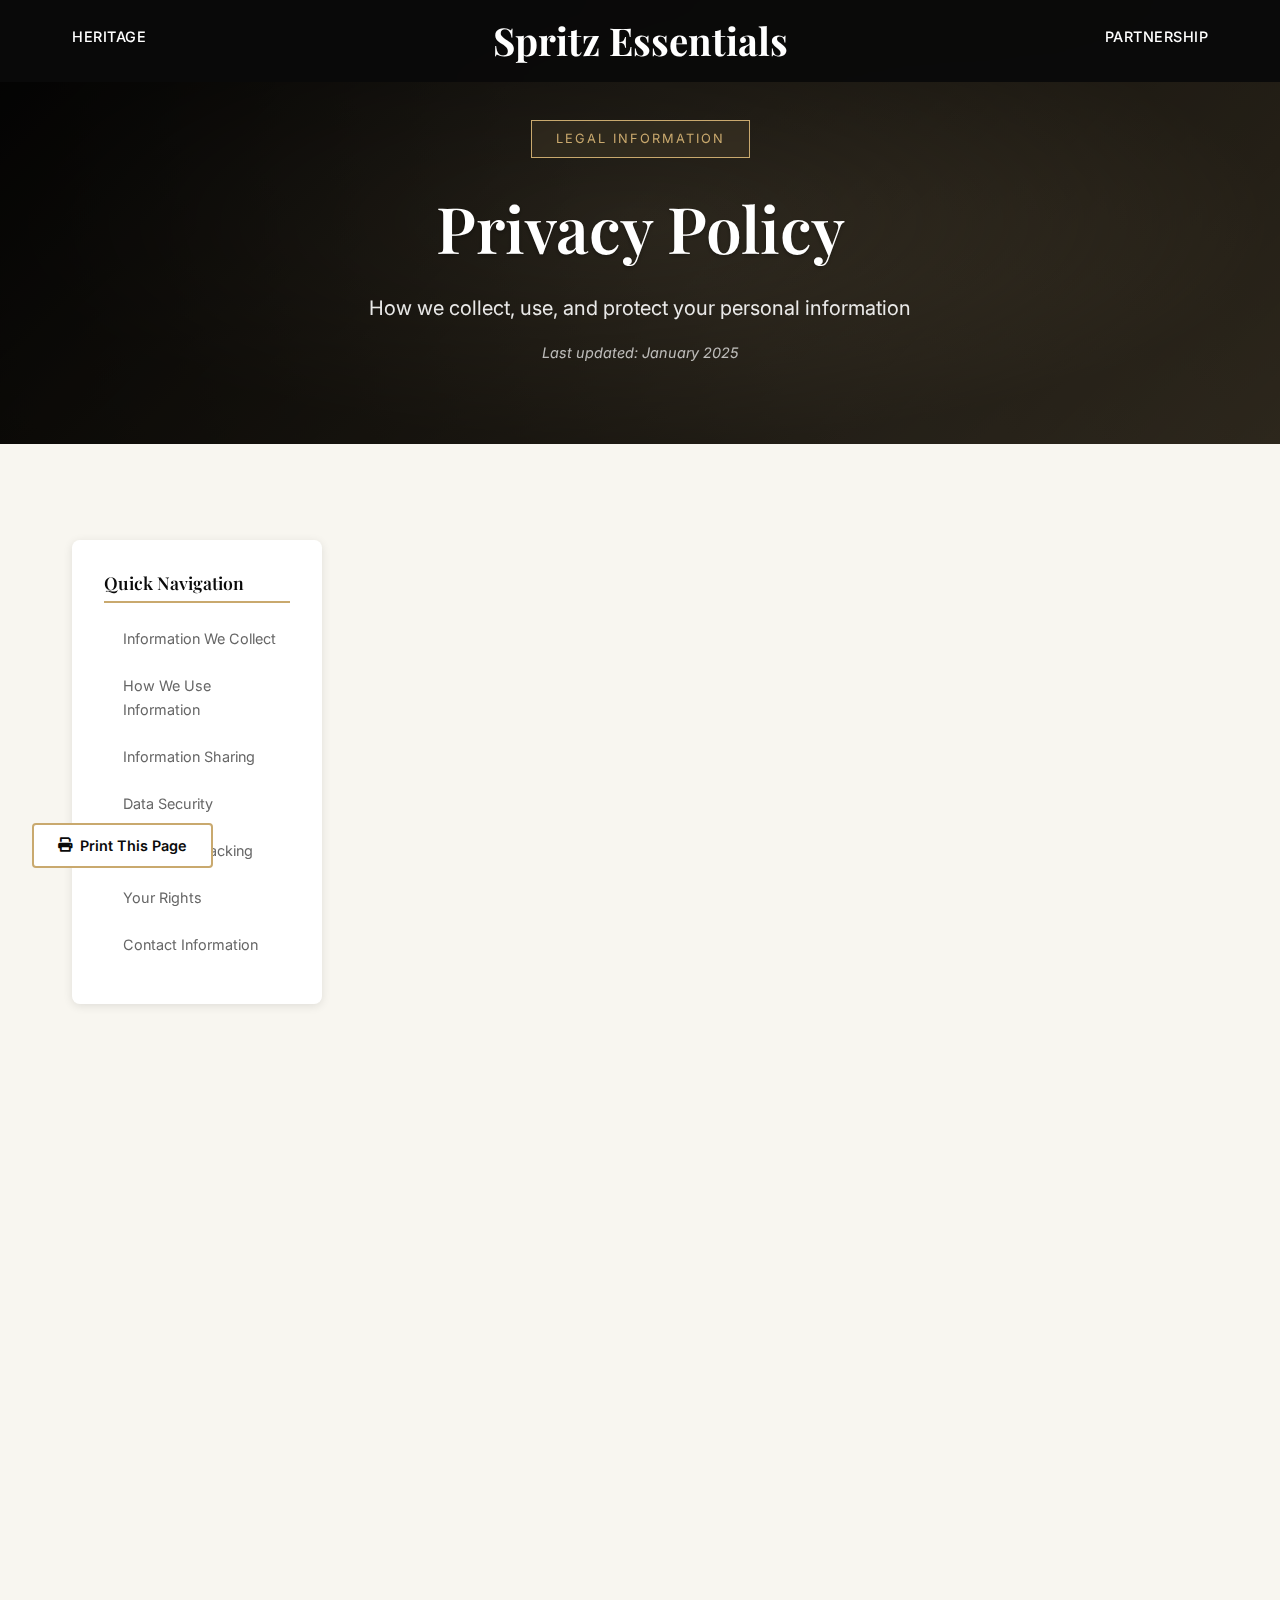
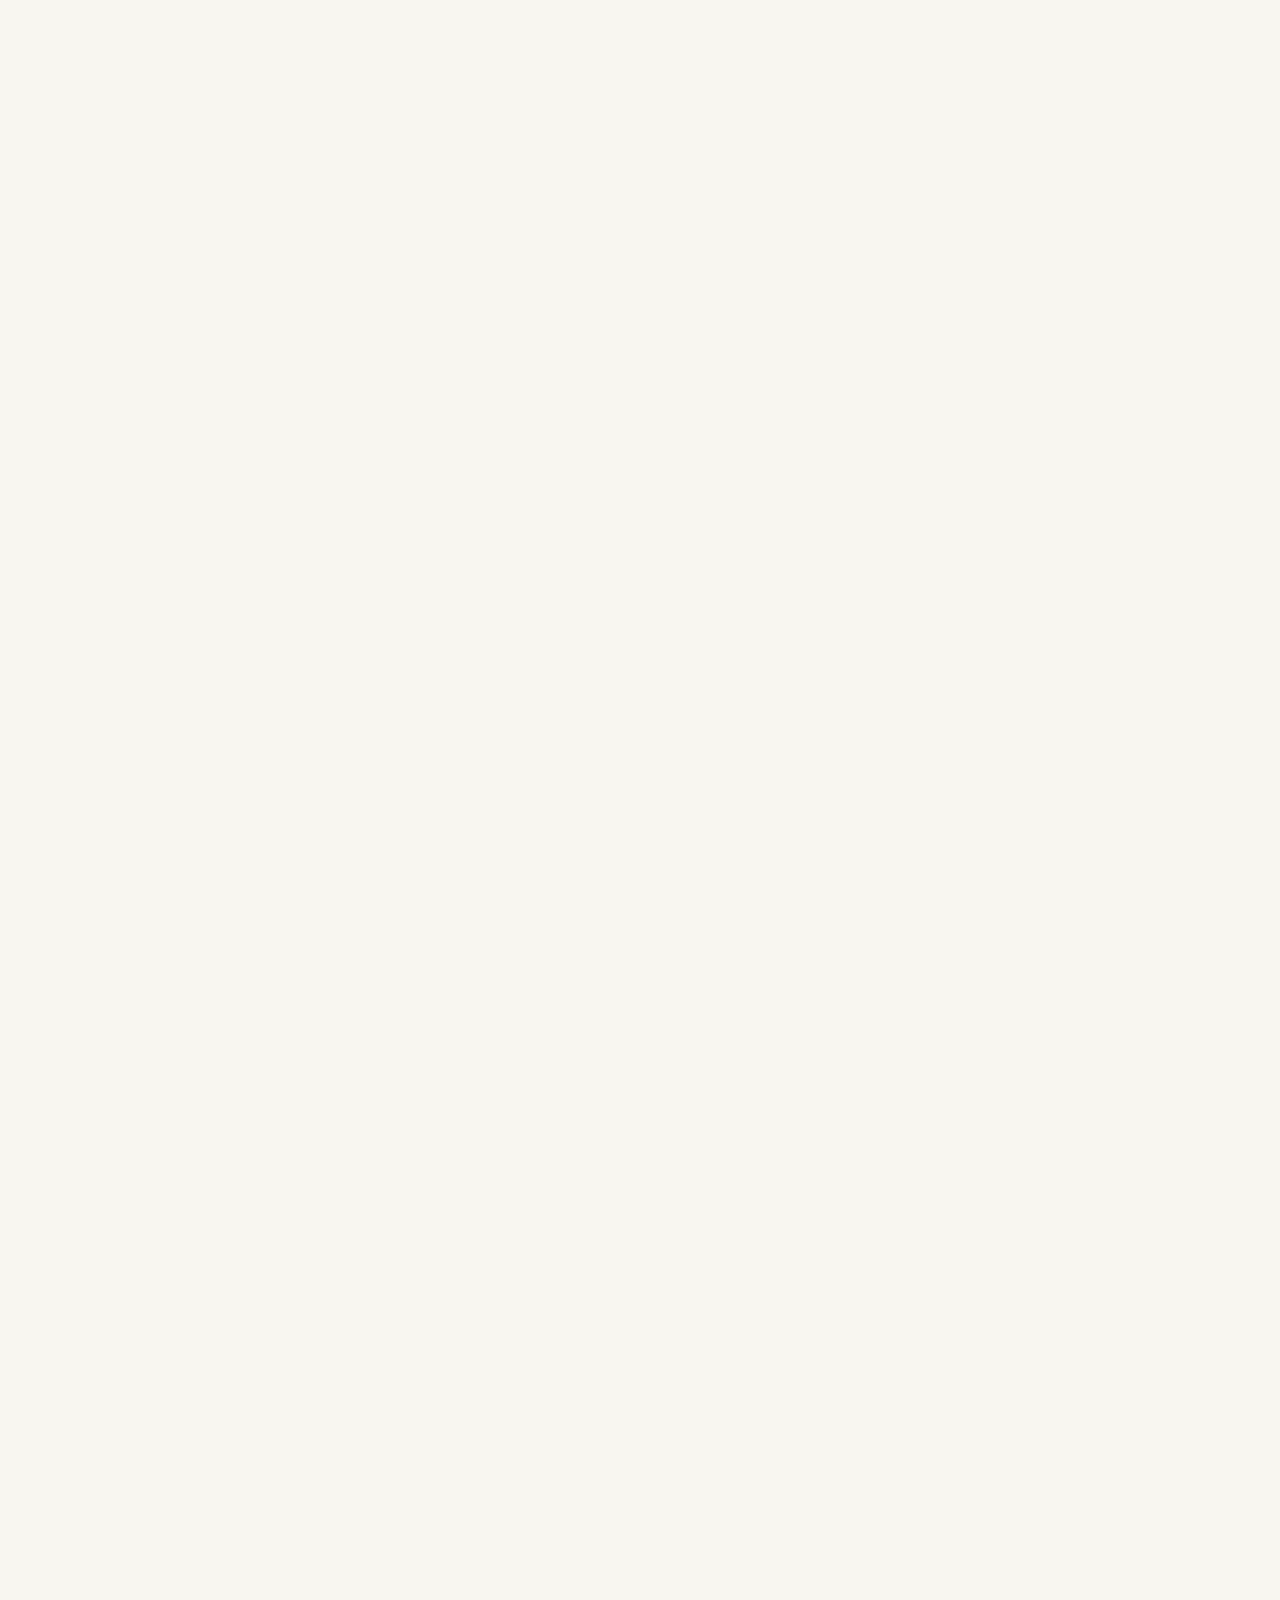
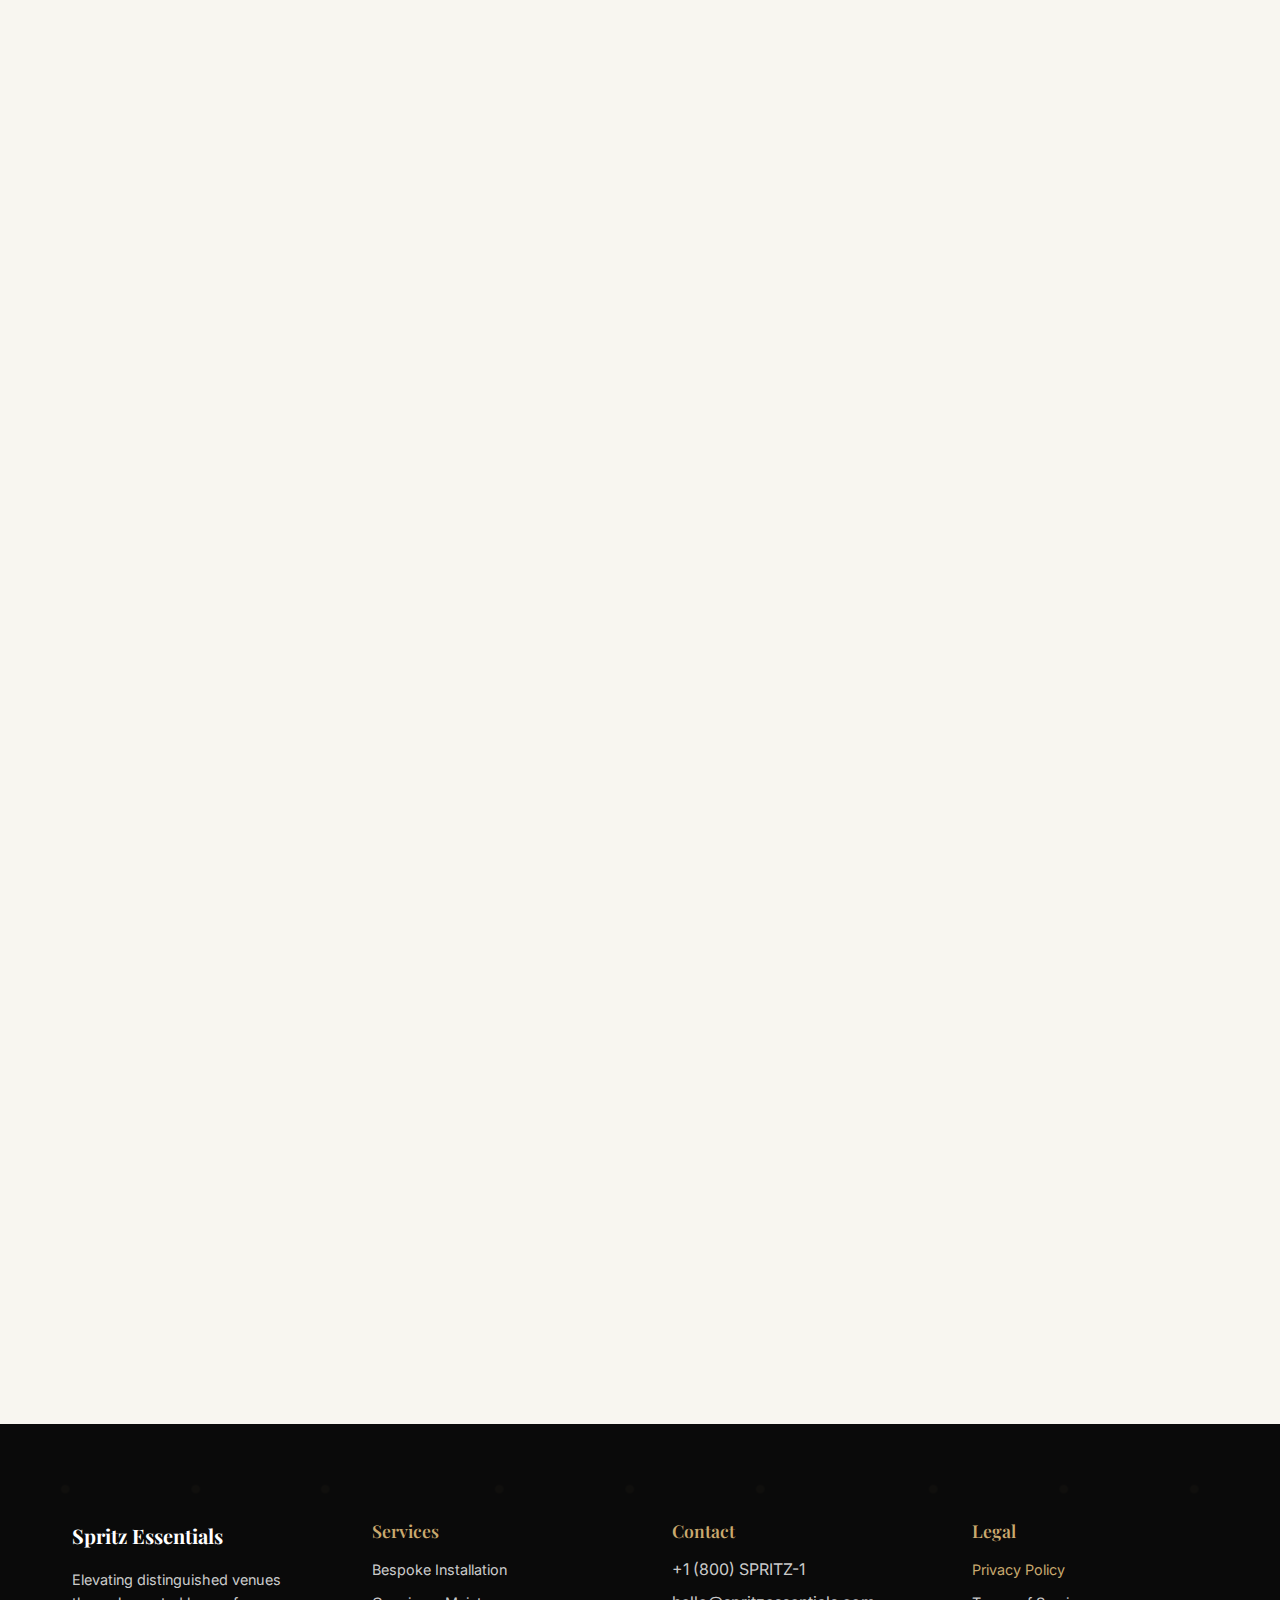
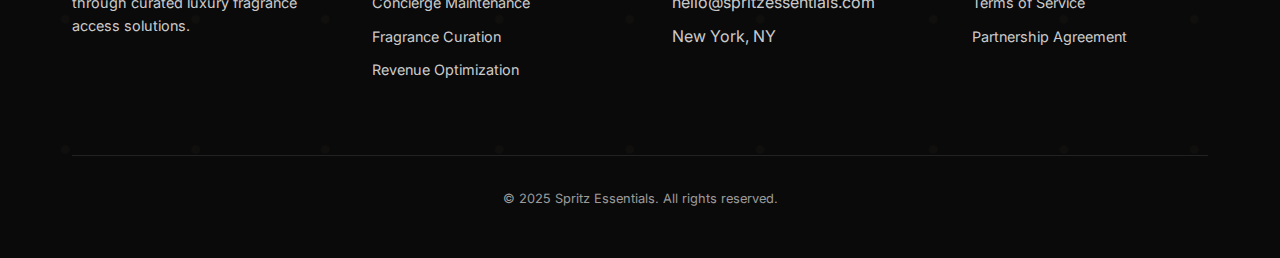
<file: Legal/privacy-policy.html>
<!DOCTYPE html>
<html lang="en">
<head>
    <meta charset="UTF-8">
    <meta name="viewport" content="width=device-width, initial-scale=1.0">
    <title>Privacy Policy - Spritz Essentials</title>
    
    <!-- External Fonts & Icons -->
    <link href="https://fonts.googleapis.com/css2?family=Playfair+Display:wght@400;500;600;700&family=Inter:wght@300;400;500;600&display=swap" rel="stylesheet">
    <link href="https://cdnjs.cloudflare.com/ajax/libs/font-awesome/6.0.0/css/all.min.css" rel="stylesheet">
    
    <!-- Local Stylesheets -->
    <link rel="stylesheet" href="./legal-pages.css">
</head>
<body>
    <!-- Navigation -->
    <nav class="navbar">
        <div class="nav-container">
            <ul class="nav-left">
                <li><a href="index.html#heritage">Heritage</a></li>
            </ul>
            
            <div class="nav-brand">
                <span>Spritz Essentials</span>
            </div>
            
            <ul class="nav-right">
                <li><a href="partnerships.html">Partnership</a></li>
            </ul>
            
            <div class="nav-toggle">
                <span></span>
                <span></span>
                <span></span>
            </div>
        </div>
    </nav>

    <!-- Page Header -->
    <section class="page-header">
        <div class="container">
            <div class="section-label">Legal Information</div>
            <h1>Privacy Policy</h1>
            <p>How we collect, use, and protect your personal information</p>
            <div class="last-updated">Last updated: January 2025</div>
        </div>
    </section>

    <!-- Content Section -->
    <section class="legal-content">
        <div class="container">
            <div class="content-wrapper">
                <nav class="content-nav">
                    <h3>Quick Navigation</h3>
                    <ul>
                        <li><a href="#information-collection">Information We Collect</a></li>
                        <li><a href="#information-use">How We Use Information</a></li>
                        <li><a href="#information-sharing">Information Sharing</a></li>
                        <li><a href="#data-security">Data Security</a></li>
                        <li><a href="#cookies">Cookies & Tracking</a></li>
                        <li><a href="#your-rights">Your Rights</a></li>
                        <li><a href="#contact-info">Contact Information</a></li>
                    </ul>
                </nav>

                <div class="content-main">
                    <div class="intro-section">
                        <p>At Spritz Essentials, we are committed to protecting your privacy and ensuring the security of your personal information. This Privacy Policy explains how we collect, use, disclose, and safeguard your information when you visit our website or engage with our services.</p>
                    </div>

                    <section id="information-collection" class="content-section">
                        <h2>Information We Collect</h2>
                        
                        <h3>Personal Information</h3>
                        <p>We may collect the following types of personal information:</p>
                        <ul>
                            <li><strong>Contact Information:</strong> Name, email address, phone number, mailing address</li>
                            <li><strong>Business Information:</strong> Company name, establishment type, venue details</li>
                            <li><strong>Communication Data:</strong> Messages, inquiries, and correspondence with our team</li>
                            <li><strong>Partnership Information:</strong> Business details relevant to potential partnerships</li>
                        </ul>

                        <h3>Automatically Collected Information</h3>
                        <ul>
                            <li><strong>Usage Data:</strong> Pages visited, time spent on site, click patterns</li>
                            <li><strong>Device Information:</strong> Browser type, operating system, IP address</li>
                            <li><strong>Location Data:</strong> General geographic location based on IP address</li>
                        </ul>
                    </section>

                    <section id="information-use" class="content-section">
                        <h2>How We Use Your Information</h2>
                        <p>We use the collected information for the following purposes:</p>
                        <ul>
                            <li>Responding to inquiries and providing customer support</li>
                            <li>Evaluating partnership opportunities and business relationships</li>
                            <li>Improving our website, products, and services</li>
                            <li>Sending relevant business communications and updates</li>
                            <li>Complying with legal obligations and protecting our rights</li>
                            <li>Analyzing website usage to enhance user experience</li>
                        </ul>
                    </section>

                    <section id="information-sharing" class="content-section">
                        <h2>Information Sharing and Disclosure</h2>
                        <p>We do not sell, trade, or rent your personal information to third parties. We may share your information in the following circumstances:</p>
                        <ul>
                            <li><strong>Service Providers:</strong> Trusted third-party vendors who assist in operating our business</li>
                            <li><strong>Legal Requirements:</strong> When required by law or to protect our legal rights</li>
                            <li><strong>Business Transfers:</strong> In connection with mergers, acquisitions, or asset sales</li>
                            <li><strong>Consent:</strong> When you have given explicit consent for sharing</li>
                        </ul>
                    </section>

                    <section id="data-security" class="content-section">
                        <h2>Data Security</h2>
                        <p>We implement appropriate technical and organizational measures to protect your personal information against unauthorized access, alteration, disclosure, or destruction. These measures include:</p>
                        <ul>
                            <li>Encryption of sensitive data in transit and at rest</li>
                            <li>Regular security assessments and updates</li>
                            <li>Access controls and authentication protocols</li>
                            <li>Employee training on data protection practices</li>
                        </ul>
                        <p>However, no method of transmission over the internet or electronic storage is 100% secure, and we cannot guarantee absolute security.</p>
                    </section>

                    <section id="cookies" class="content-section">
                        <h2>Cookies and Tracking Technologies</h2>
                        <p>We use cookies and similar tracking technologies to enhance your browsing experience:</p>
                        <ul>
                            <li><strong>Essential Cookies:</strong> Required for basic website functionality</li>
                            <li><strong>Analytics Cookies:</strong> Help us understand how visitors interact with our site</li>
                            <li><strong>Functional Cookies:</strong> Remember your preferences and settings</li>
                        </ul>
                        <p>You can control cookie settings through your browser preferences, though disabling certain cookies may affect website functionality.</p>
                    </section>

                    <section id="your-rights" class="content-section">
                        <h2>Your Privacy Rights</h2>
                        <p>Depending on your location, you may have the following rights regarding your personal information:</p>
                        <ul>
                            <li><strong>Access:</strong> Request a copy of your personal information we hold</li>
                            <li><strong>Correction:</strong> Request correction of inaccurate or incomplete information</li>
                            <li><strong>Deletion:</strong> Request deletion of your personal information</li>
                            <li><strong>Portability:</strong> Request transfer of your data to another service</li>
                            <li><strong>Objection:</strong> Object to certain processing activities</li>
                            <li><strong>Restriction:</strong> Request limitation of processing under certain circumstances</li>
                        </ul>
                        <p>To exercise these rights, please contact us using the information provided below.</p>
                    </section>

                    <section id="contact-info" class="content-section">
                        <h2>Contact Information</h2>
                        <p>If you have questions about this Privacy Policy or our data practices, please contact us:</p>
                        <div class="contact-details">
                            <div class="contact-item">
                                <strong>Email:</strong> privacy@spritzessentials.com
                            </div>
                            <div class="contact-item">
                                <strong>Phone:</strong> +1 (800) SPRITZ-1
                            </div>
                            <div class="contact-item">
                                <strong>Address:</strong> Spritz Essentials<br>
                                Privacy Department<br>
                                New York, NY
                            </div>
                        </div>
                    </section>

                    <section class="content-section">
                        <h2>Changes to This Policy</h2>
                        <p>We may update this Privacy Policy from time to time to reflect changes in our practices or applicable laws. We will notify you of any material changes by posting the updated policy on our website and updating the "Last updated" date above.</p>
                        <p>Your continued use of our services after any changes constitutes acceptance of the updated Privacy Policy.</p>
                    </section>
                </div>
            </div>
        </div>
    </section>

    <!-- Footer -->
    <footer class="footer">
        <div class="container">
            <div class="footer-grid">
                <div class="footer-section">
                    <div class="footer-brand">
                        <span>Spritz Essentials</span>
                    </div>
                    <p>Elevating distinguished venues through curated luxury fragrance access solutions.</p>
                </div>
                
                <div class="footer-section">
                    <h3>Services</h3>
                    <ul>
                        <li><a href="#">Bespoke Installation</a></li>
                        <li><a href="#">Concierge Maintenance</a></li>
                        <li><a href="#">Fragrance Curation</a></li>
                        <li><a href="#">Revenue Optimization</a></li>
                    </ul>
                </div>
                
                <div class="footer-section">
                    <h3>Contact</h3>
                    <ul>
                        <li>+1 (800) SPRITZ-1</li>
                        <li>hello@spritzessentials.com</li>
                        <li>New York, NY</li>
                    </ul>
                </div>
                
                <div class="footer-section">
                    <h3>Legal</h3>
                    <ul>
                        <li><a href="privacy-policy.html" class="active">Privacy Policy</a></li>
                        <li><a href="terms-of-service.html">Terms of Service</a></li>
                        <li><a href="partnership-agreement.html">Partnership Agreement</a></li>
                    </ul>
                </div>
            </div>
            
            <div class="footer-bottom">
                <p>&copy; 2025 Spritz Essentials. All rights reserved.</p>
            </div>
        </div>
    </footer>

    <!-- JavaScript -->
    <script src="./legal-pages.js"></script>
</body>
</html>
</file>
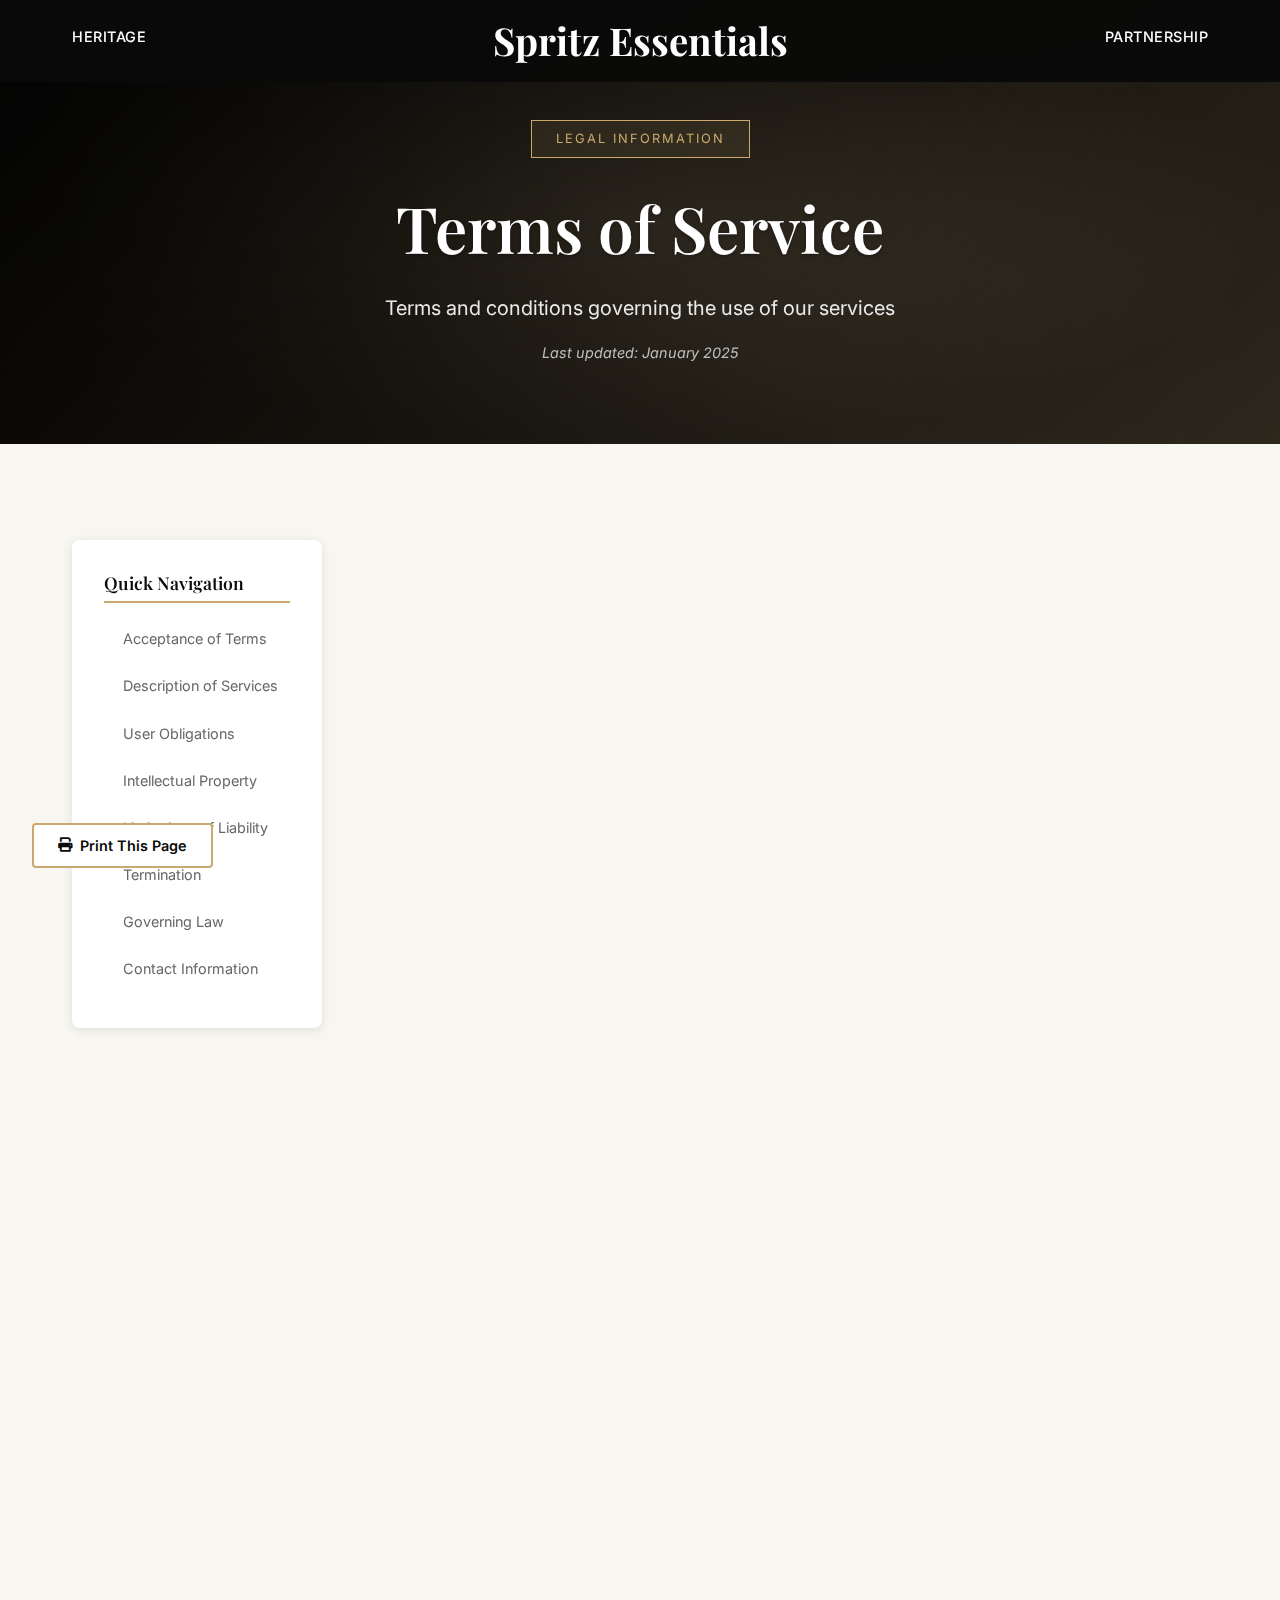
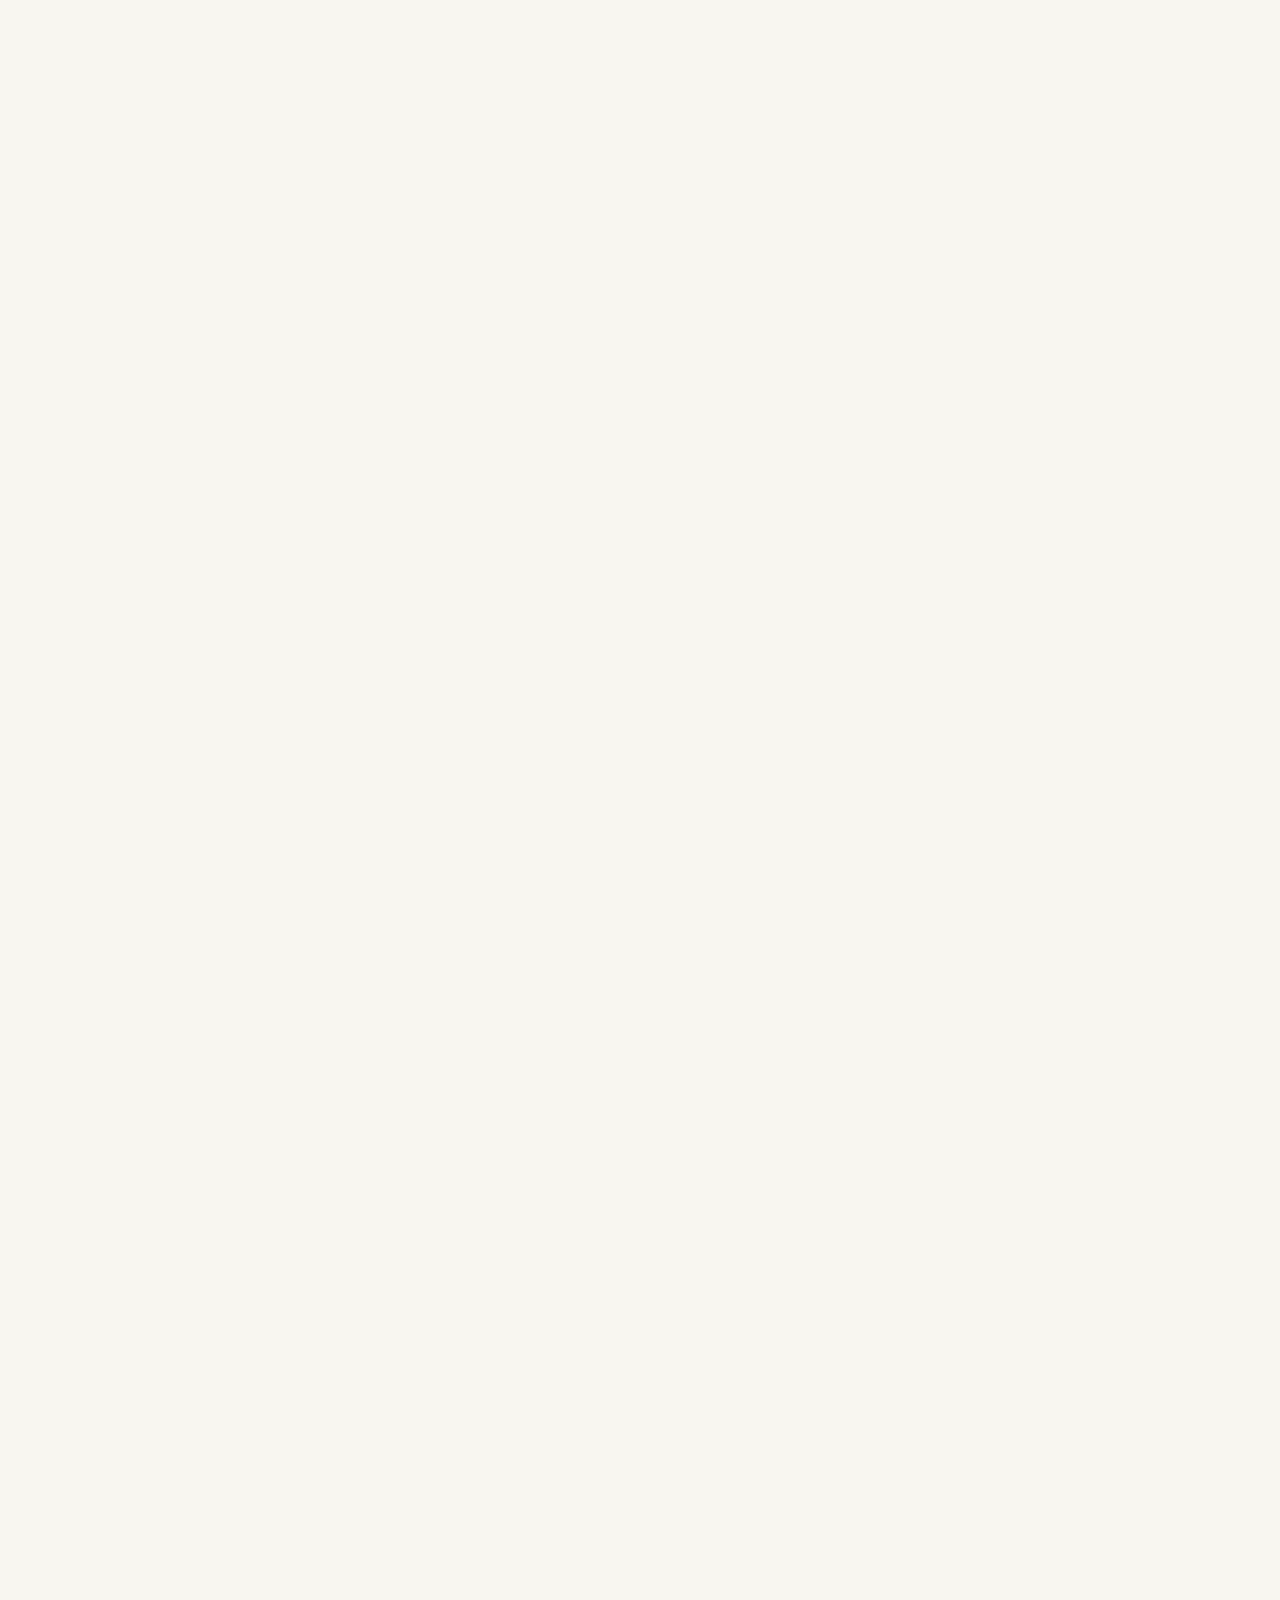
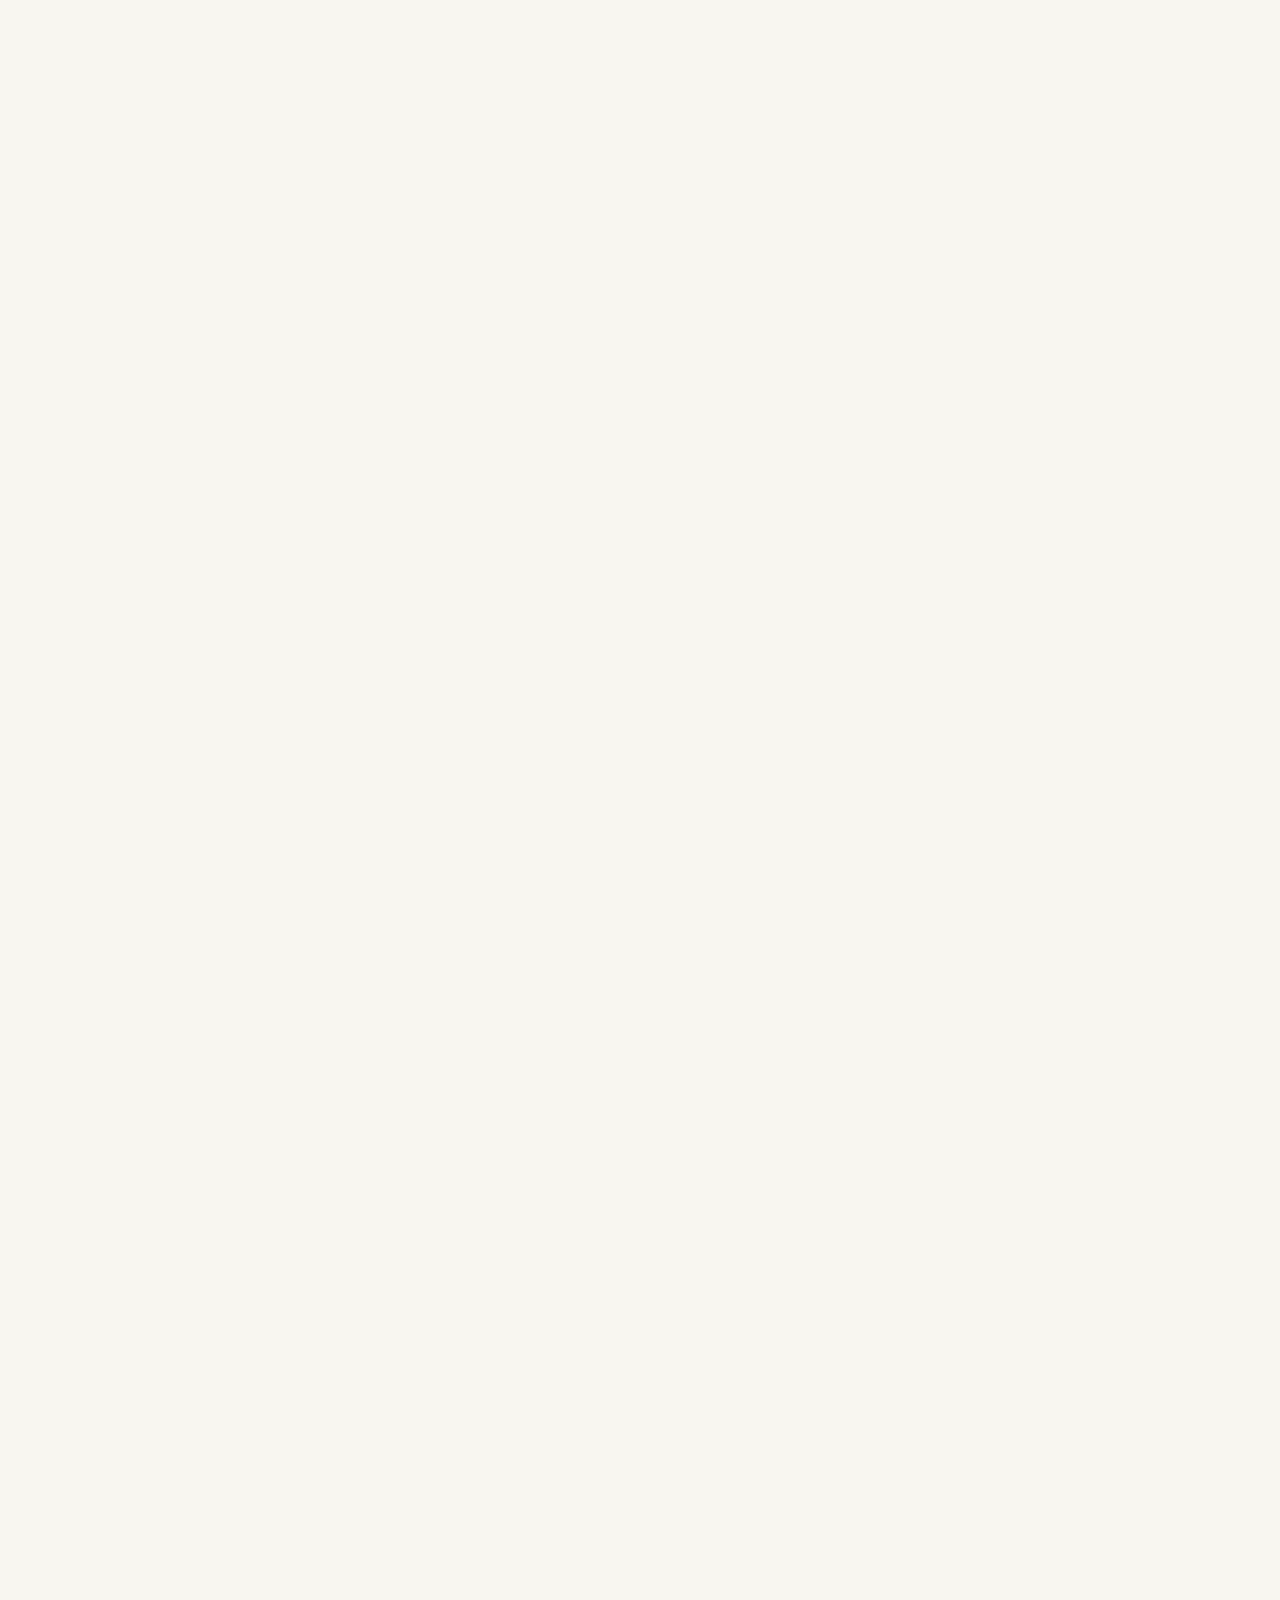
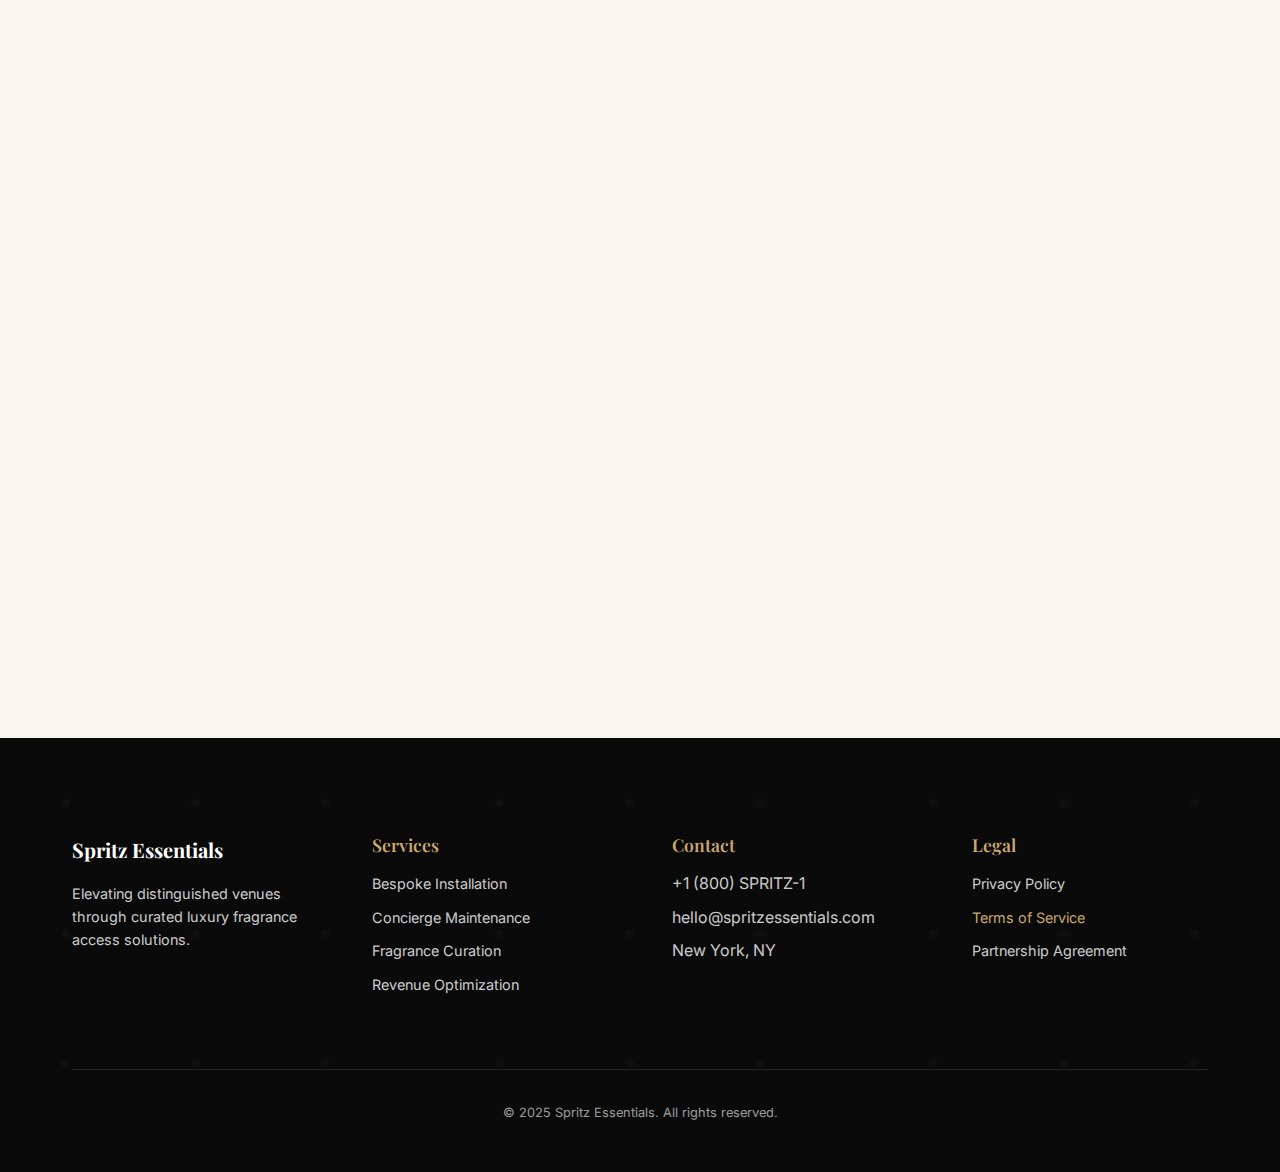
<file: Legal/terms-of-service.html>
<!DOCTYPE html>
<html lang="en">
<head>
    <meta charset="UTF-8">
    <meta name="viewport" content="width=device-width, initial-scale=1.0">
    <title>Terms of Service - Spritz Essentials</title>
    
    <!-- External Fonts & Icons -->
    <link href="https://fonts.googleapis.com/css2?family=Playfair+Display:wght@400;500;600;700&family=Inter:wght@300;400;500;600&display=swap" rel="stylesheet">
    <link href="https://cdnjs.cloudflare.com/ajax/libs/font-awesome/6.0.0/css/all.min.css" rel="stylesheet">
    
    <!-- Local Stylesheets -->
    <link rel="stylesheet" href="./legal-pages.css">
</head>
<body>
    <!-- Navigation -->
    <nav class="navbar">
        <div class="nav-container">
            <ul class="nav-left">
                <li><a href="../index.html#heritage">Heritage</a></li>
            </ul>
            
            <div class="nav-brand">
                <span>Spritz Essentials</span>
            </div>
            
            <ul class="nav-right">
                <li><a href="../Partnership/partnerships.html">Partnership</a></li>
            </ul>
            
            <div class="nav-toggle">
                <span></span>
                <span></span>
                <span></span>
            </div>
        </div>
    </nav>

    <!-- Page Header -->
    <section class="page-header">
        <div class="container">
            <div class="section-label">Legal Information</div>
            <h1>Terms of Service</h1>
            <p>Terms and conditions governing the use of our services</p>
            <div class="last-updated">Last updated: January 2025</div>
        </div>
    </section>

    <!-- Content Section -->
    <section class="legal-content">
        <div class="container">
            <div class="content-wrapper">
                <nav class="content-nav">
                    <h3>Quick Navigation</h3>
                    <ul>
                        <li><a href="#acceptance">Acceptance of Terms</a></li>
                        <li><a href="#services">Description of Services</a></li>
                        <li><a href="#user-obligations">User Obligations</a></li>
                        <li><a href="#intellectual-property">Intellectual Property</a></li>
                        <li><a href="#limitations">Limitations of Liability</a></li>
                        <li><a href="#termination">Termination</a></li>
                        <li><a href="#governing-law">Governing Law</a></li>
                        <li><a href="#contact-info">Contact Information</a></li>
                    </ul>
                </nav>

                <div class="content-main">
                    <div class="intro-section">
                        <p>These Terms of Service ("Terms") govern your use of the Spritz Essentials website and services. By accessing or using our services, you agree to be bound by these Terms. If you do not agree to these Terms, please do not use our services.</p>
                    </div>

                    <section id="acceptance" class="content-section">
                        <h2>Acceptance of Terms</h2>
                        <p>By accessing and using this website and our services, you accept and agree to be bound by the terms and provision of this agreement. If you do not agree to abide by the above, please do not use this service.</p>
                        <p>We reserve the right to change these Terms at any time without prior notice. Your continued use of our services following any changes constitutes acceptance of those changes.</p>
                    </section>

                    <section id="services" class="content-section">
                        <h2>Description of Services</h2>
                        <p>Spritz Essentials provides luxury fragrance vending solutions and related services, including but not limited to:</p>
                        <ul>
                            <li>Luxury fragrance vending machine installation and maintenance</li>
                            <li>Curation of premium fragrance collections</li>
                            <li>Partnership consultation and business development services</li>
                            <li>Technical support and customer service</li>
                            <li>Website access and information services</li>
                        </ul>
                        <p>We reserve the right to modify, suspend, or discontinue any aspect of our services at any time without notice.</p>
                    </section>

                    <section id="user-obligations" class="content-section">
                        <h2>User Obligations and Prohibited Uses</h2>
                        <p>When using our services, you agree to:</p>
                        <ul>
                            <li>Provide accurate and complete information when requested</li>
                            <li>Use our services only for lawful purposes</li>
                            <li>Respect the intellectual property rights of Spritz Essentials and third parties</li>
                            <li>Maintain the confidentiality of any proprietary information shared with you</li>
                        </ul>

                        <h3>Prohibited Uses</h3>
                        <p>You agree not to:</p>
                        <ul>
                            <li>Use our services for any illegal or unauthorized purpose</li>
                            <li>Attempt to gain unauthorized access to our systems or networks</li>
                            <li>Interfere with or disrupt the integrity or performance of our services</li>
                            <li>Transmit any viruses, malware, or other harmful code</li>
                            <li>Impersonate any person or entity or misrepresent your affiliation</li>
                            <li>Violate any applicable local, state, national, or international law</li>
                        </ul>
                    </section>

                    <section id="intellectual-property" class="content-section">
                        <h2>Intellectual Property Rights</h2>
                        <p>All content, features, and functionality of our services, including but not limited to text, graphics, logos, icons, images, audio clips, digital downloads, data compilations, and software, are the exclusive property of Spritz Essentials or its licensors.</p>
                        
                        <h3>Trademarks</h3>
                        <p>The Spritz Essentials name, logo, and all related names, logos, product and service names, designs, and slogans are trademarks of Spritz Essentials or its affiliates. You must not use such marks without our prior written permission.</p>
                        
                        <h3>Copyright</h3>
                        <p>Our services and their entire contents are protected by copyright law. You may not reproduce, distribute, modify, create derivative works from, publicly display, or exploit any of our content without express written permission.</p>
                    </section>

                    <section id="limitations" class="content-section">
                        <h2>Disclaimers and Limitations of Liability</h2>
                        
                        <h3>Service Availability</h3>
                        <p>While we strive to provide consistent service availability, we do not guarantee that our services will be uninterrupted, timely, secure, or error-free. Service may be subject to limitations, delays, and other problems inherent in the use of the internet and electronic communications.</p>
                        
                        <h3>Disclaimer of Warranties</h3>
                        <p>Our services are provided "as is" and "as available" without any warranties of any kind, either express or implied, including but not limited to implied warranties of merchantability, fitness for a particular purpose, or non-infringement.</p>
                        
                        <h3>Limitation of Liability</h3>
                        <p>In no event shall Spritz Essentials, its officers, directors, employees, or agents be liable for any indirect, incidental, special, consequential, or punitive damages, including without limitation loss of profits, data, use, goodwill, or other intangible losses, resulting from your use of our services.</p>
                    </section>

                    <section id="termination" class="content-section">
                        <h2>Termination</h2>
                        <p>We may terminate or suspend access to our services immediately, without prior notice or liability, for any reason whatsoever, including without limitation if you breach the Terms.</p>
                        <p>Upon termination, your right to use our services will cease immediately. All provisions of the Terms which by their nature should survive termination shall survive termination, including ownership provisions, warranty disclaimers, indemnity, and limitations of liability.</p>
                    </section>

                    <section id="governing-law" class="content-section">
                        <h2>Governing Law and Jurisdiction</h2>
                        <p>These Terms shall be interpreted and governed by the laws of the State of New York, without regard to conflict of law provisions. Any legal action or proceeding arising under these Terms will be brought exclusively in the courts of New York, and you hereby consent to personal jurisdiction and venue therein.</p>
                    </section>

                    <section class="content-section">
                        <h2>Indemnification</h2>
                        <p>You agree to defend, indemnify, and hold harmless Spritz Essentials and its subsidiaries, agents, licensors, managers, and other affiliated companies, and their employees, contractors, agents, officers and directors, from and against any and all claims, damages, obligations, losses, liabilities, costs or debt, and expenses (including but not limited to attorney's fees).</p>
                    </section>

                    <section class="content-section">
                        <h2>Severability</h2>
                        <p>If any provision of these Terms is held to be invalid or unenforceable by a court, the remaining provisions of these Terms will remain in effect. These Terms constitute the entire agreement between us regarding our services and supersede and replace any prior agreements.</p>
                    </section>

                    <section id="contact-info" class="content-section">
                        <h2>Contact Information</h2>
                        <p>If you have any questions about these Terms of Service, please contact us:</p>
                        <div class="contact-details">
                            <div class="contact-item">
                                <strong>Email:</strong> legal@spritzessentials.com
                            </div>
                            <div class="contact-item">
                                <strong>Phone:</strong> +1 (800) SPRITZ-1
                            </div>
                            <div class="contact-item">
                                <strong>Address:</strong> Spritz Essentials<br>
                                Legal Department<br>
                                New York, NY
                            </div>
                        </div>
                    </section>
                </div>
            </div>
        </div>
    </section>

    <!-- Footer -->
    <footer class="footer">
        <div class="container">
            <div class="footer-grid">
                <div class="footer-section">
                    <div class="footer-brand">
                        <span>Spritz Essentials</span>
                    </div>
                    <p>Elevating distinguished venues through curated luxury fragrance access solutions.</p>
                </div>
                
                <div class="footer-section">
                    <h3>Services</h3>
                    <ul>
                        <li><a href="../Services/bespoke-installation.html">Bespoke Installation</a></li>
                        <li><a href="../Services/concierge-maintenance.html">Concierge Maintenance</a></li>
                        <li><a href="../Services/fragrance-curation.html">Fragrance Curation</a></li>
                        <li><a href="../Services/revenue-optimization.html">Revenue Optimization</a></li>
                    </ul>
                </div>
                
                <div class="footer-section">
                    <h3>Contact</h3>
                    <ul>
                        <li>+1 (800) SPRITZ-1</li>
                        <li>hello@spritzessentials.com</li>
                        <li>New York, NY</li>
                    </ul>
                </div>
                
                <div class="footer-section">
                    <h3>Legal</h3>
                    <ul>
                        <li><a href="./privacy-policy.html">Privacy Policy</a></li>
                        <li><a href="./terms-of-service.html" class="active">Terms of Service</a></li>
                        <li><a href="./partnership-agreement.html">Partnership Agreement</a></li>
                    </ul>
                </div>
            </div>
            
            <div class="footer-bottom">
                <p>&copy; 2025 Spritz Essentials. All rights reserved.</p>
            </div>
        </div>
    </footer>

    <!-- JavaScript -->
    <script src="./legal-pages.js"></script>
</body>
</html>
</file>
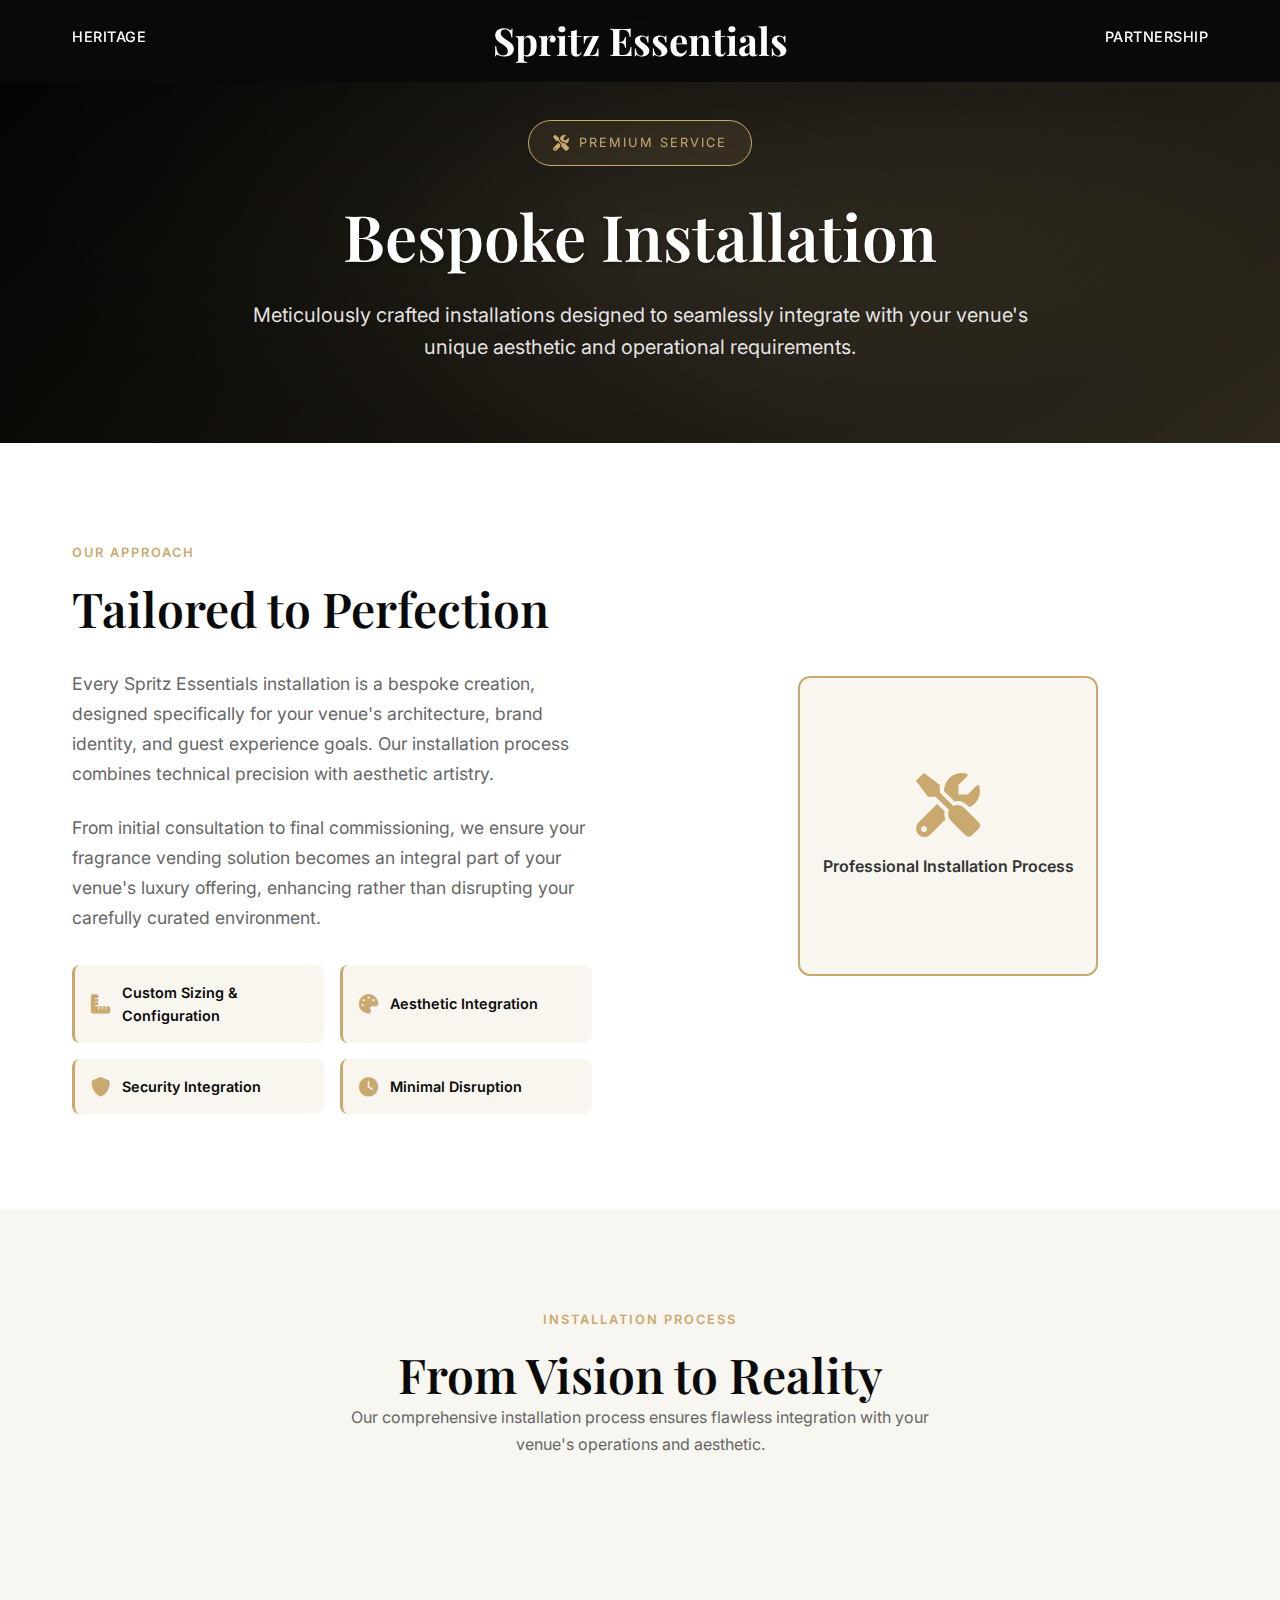
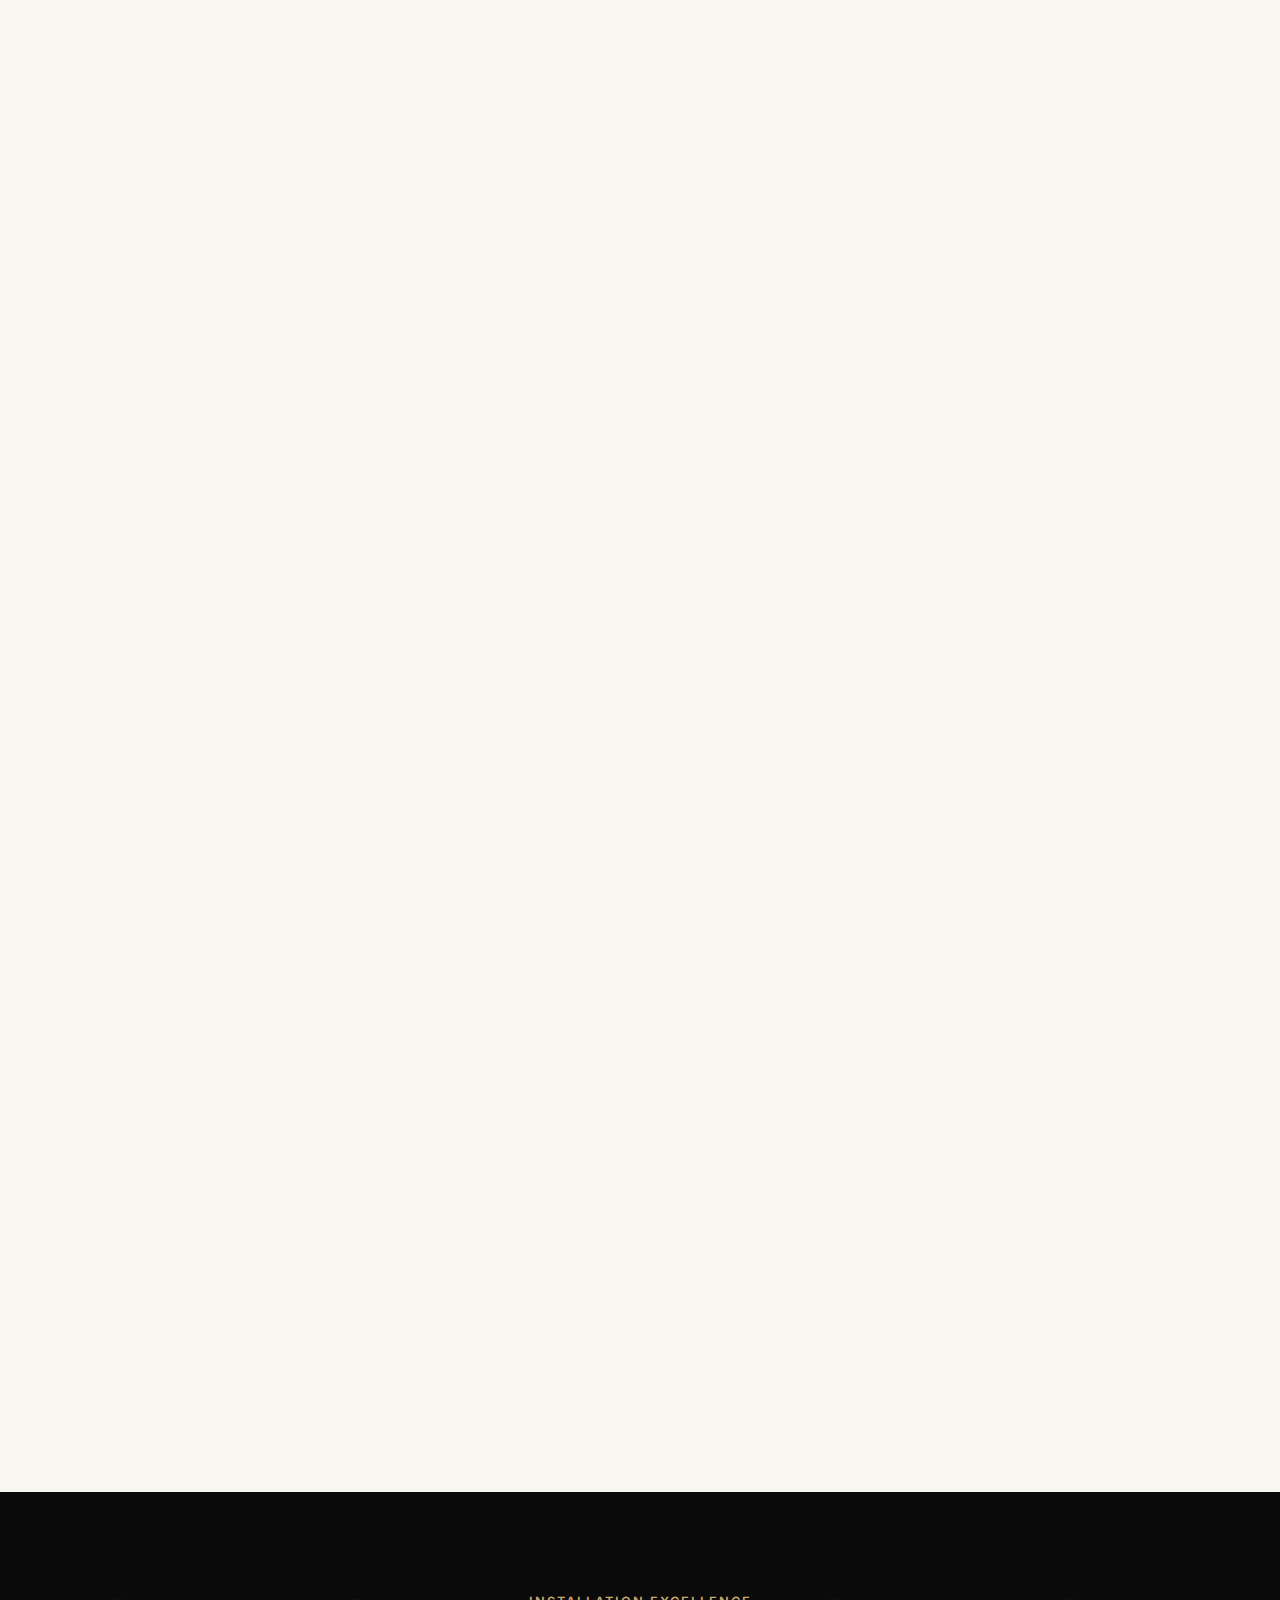
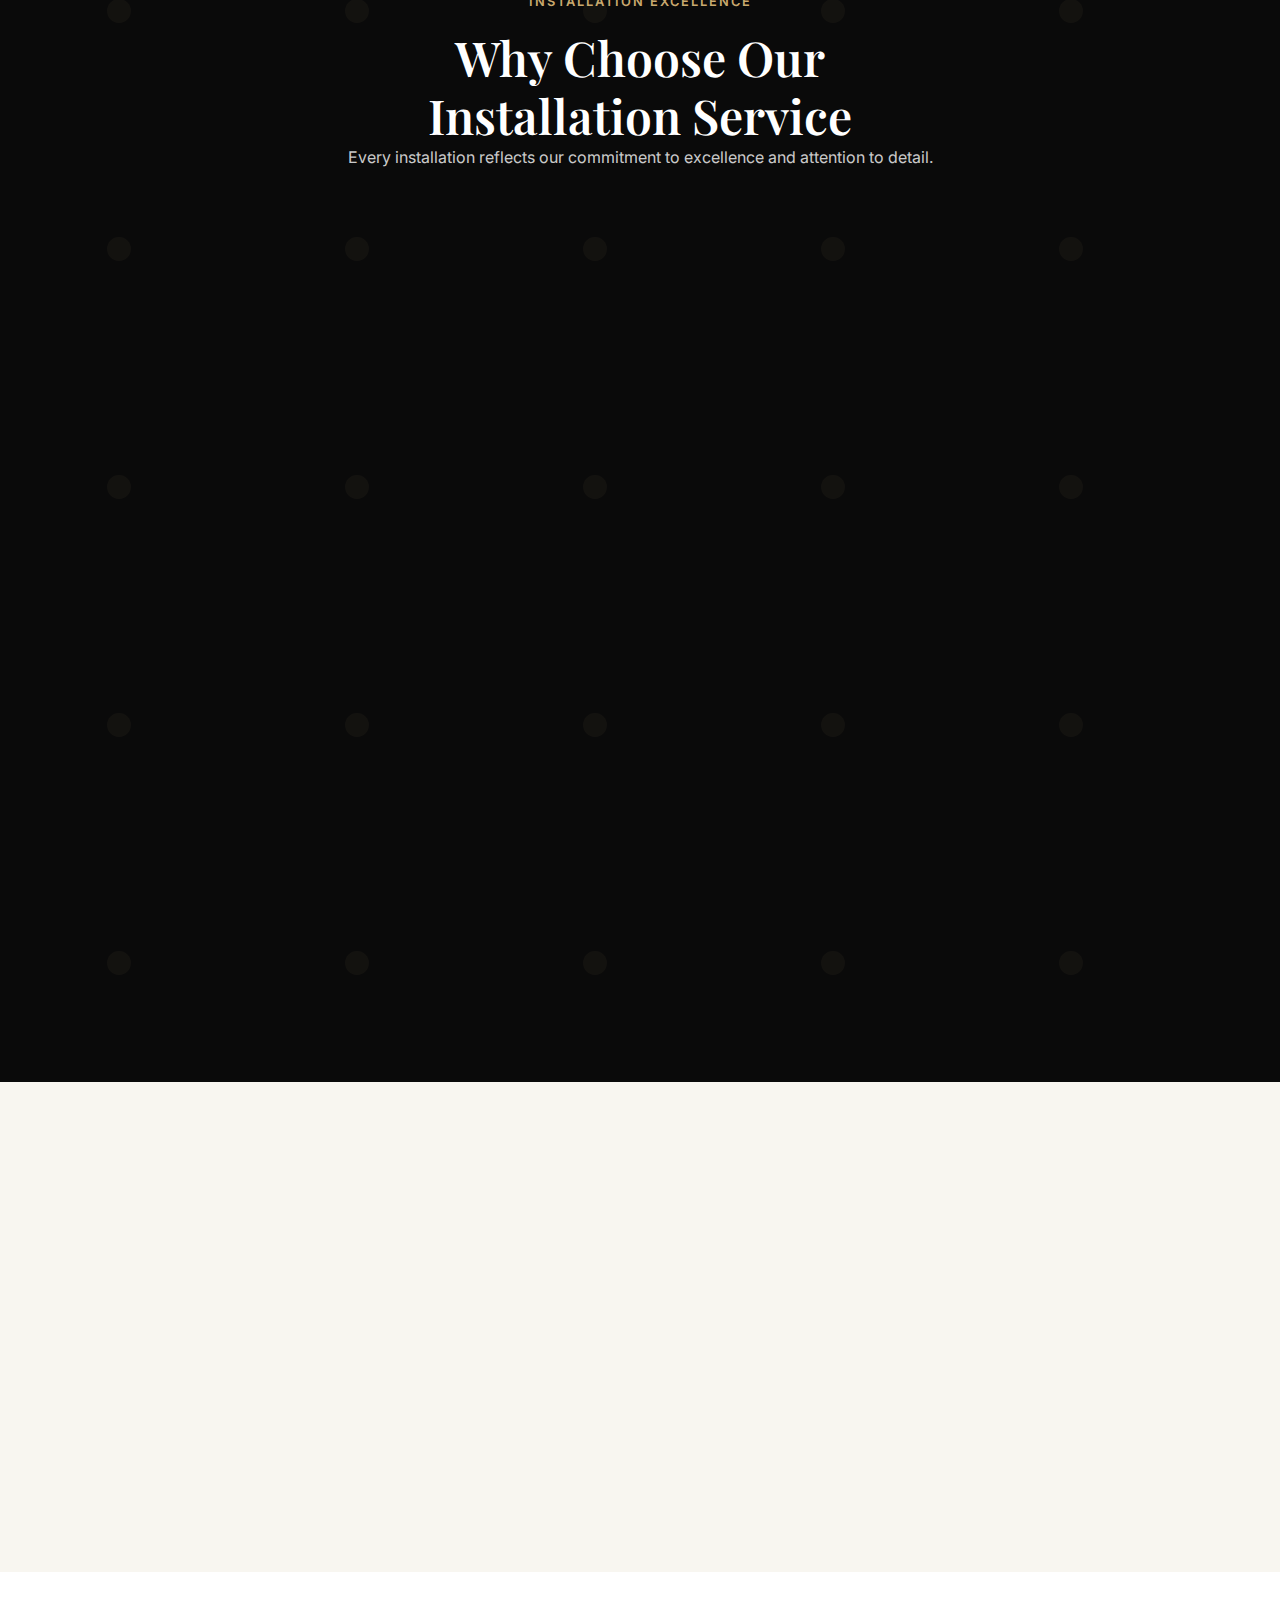
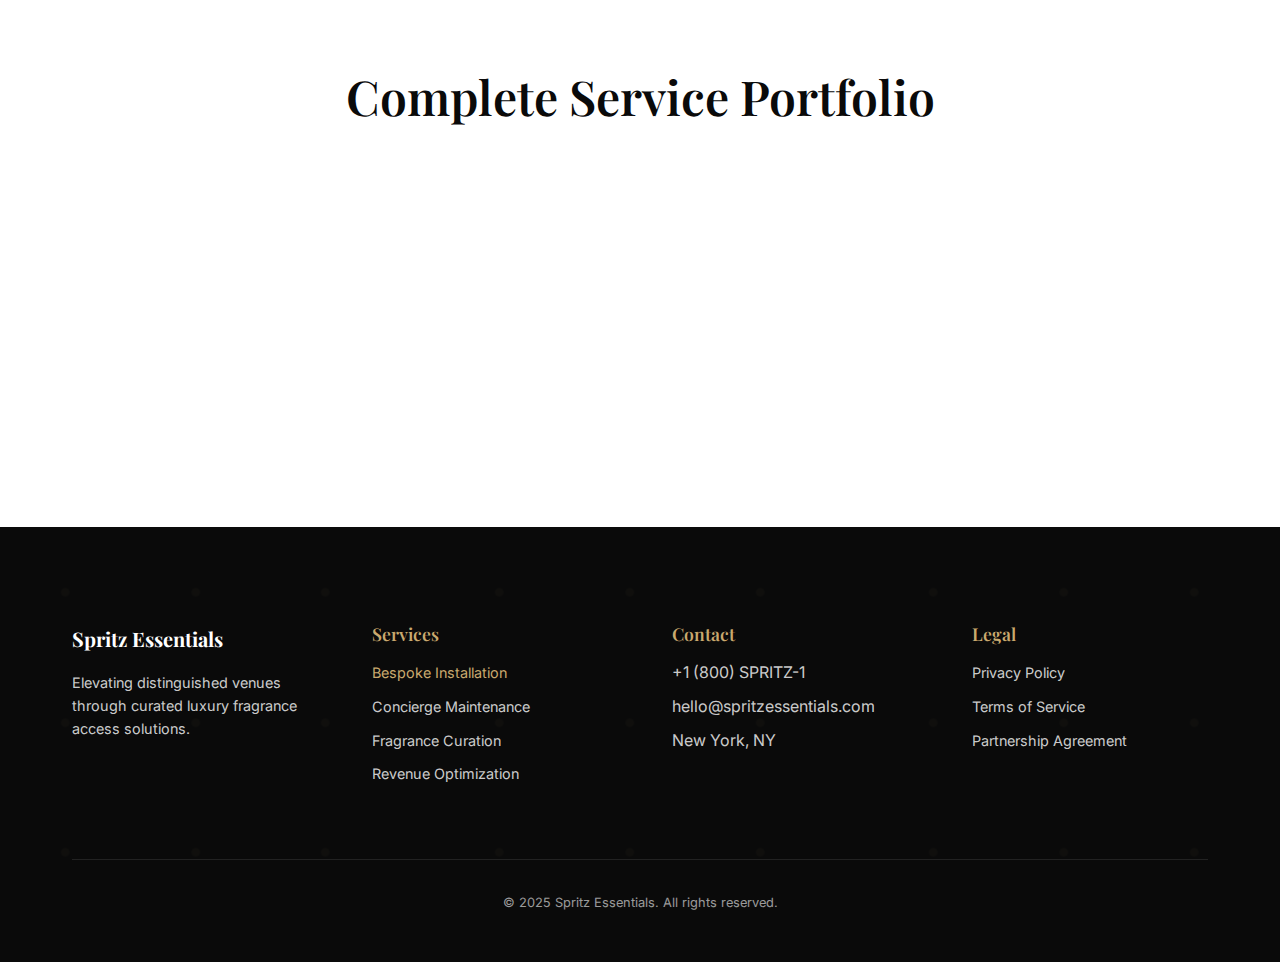
<file: Services/bespoke-installation.html>
<!DOCTYPE html>
<html lang="en">
<head>
    <meta charset="UTF-8">
    <meta name="viewport" content="width=device-width, initial-scale=1.0">
    <title>Bespoke Installation - Spritz Essentials</title>
    
    <!-- External Fonts & Icons -->
    <link href="https://fonts.googleapis.com/css2?family=Playfair+Display:wght@400;500;600;700&family=Inter:wght@300;400;500;600&display=swap" rel="stylesheet">
    <link href="https://cdnjs.cloudflare.com/ajax/libs/font-awesome/6.0.0/css/all.min.css" rel="stylesheet">
    
    <!-- Local Stylesheets -->
    <link rel="stylesheet" href="services.css">
</head>
<body>
    <!-- Navigation -->
    <nav class="navbar">
        <div class="nav-container">
            <ul class="nav-left">
                <li><a href="../index.html#heritage">Heritage</a></li>
            </ul>
            
            <div class="nav-brand">
                <span>Spritz Essentials</span>
            </div>
            
            <ul class="nav-right">
                <li><a href="../partnerships.html">Partnership</a></li>
            </ul>
            
            <div class="nav-toggle">
                <span></span>
                <span></span>
                <span></span>
            </div>
        </div>
    </nav>

    <!-- Page Header -->
    <section class="page-header">
        <div class="container">
            <div class="service-badge">
                <i class="fas fa-tools"></i>
                <span>Premium Service</span>
            </div>
            <h1>Bespoke Installation</h1>
            <p>Meticulously crafted installations designed to seamlessly integrate with your venue's unique aesthetic and operational requirements.</p>
        </div>
    </section>

    <!-- Service Overview -->
    <section class="service-overview">
        <div class="container">
            <div class="overview-grid">
                <div class="overview-content">
                    <div class="section-label">Our Approach</div>
                    <h2>Tailored to Perfection</h2>
                    <p>Every Spritz Essentials installation is a bespoke creation, designed specifically for your venue's architecture, brand identity, and guest experience goals. Our installation process combines technical precision with aesthetic artistry.</p>
                    <p>From initial consultation to final commissioning, we ensure your fragrance vending solution becomes an integral part of your venue's luxury offering, enhancing rather than disrupting your carefully curated environment.</p>
                    
                    <div class="key-features">
                        <div class="feature-item">
                            <i class="fas fa-ruler-combined"></i>
                            <span>Custom Sizing & Configuration</span>
                        </div>
                        <div class="feature-item">
                            <i class="fas fa-palette"></i>
                            <span>Aesthetic Integration</span>
                        </div>
                        <div class="feature-item">
                            <i class="fas fa-shield-alt"></i>
                            <span>Security Integration</span>
                        </div>
                        <div class="feature-item">
                            <i class="fas fa-clock"></i>
                            <span>Minimal Disruption</span>
                        </div>
                    </div>
                </div>
                
                <div class="overview-visual">
                    <div class="visual-placeholder">
                        <i class="fas fa-tools"></i>
                        <p>Professional Installation Process</p>
                    </div>
                </div>
            </div>
        </div>
    </section>

    <!-- Process Steps -->
    <section class="process-section">
        <div class="container">
            <div class="section-header">
                <div class="section-label">Installation Process</div>
                <h2>From Vision to Reality</h2>
                <p>Our comprehensive installation process ensures flawless integration with your venue's operations and aesthetic.</p>
            </div>
            
            <div class="process-steps">
                <div class="step-item">
                    <div class="step-number">01</div>
                    <div class="step-content">
                        <h3>Site Assessment</h3>
                        <p>Comprehensive evaluation of your space, including architectural considerations, foot traffic patterns, security requirements, and aesthetic integration opportunities.</p>
                        <ul>
                            <li>Detailed space measurements and analysis</li>
                            <li>Electrical and network infrastructure assessment</li>
                            <li>Security and access control evaluation</li>
                            <li>Guest flow optimization study</li>
                        </ul>
                    </div>
                </div>
                
                <div class="step-item">
                    <div class="step-number">02</div>
                    <div class="step-content">
                        <h3>Custom Design</h3>
                        <p>Bespoke design development that harmonizes with your venue's aesthetic while maximizing operational efficiency and guest appeal.</p>
                        <ul>
                            <li>3D visualization and design mockups</li>
                            <li>Material selection and color matching</li>
                            <li>Integration with existing décor elements</li>
                            <li>Lighting and display optimization</li>
                        </ul>
                    </div>
                </div>
                
                <div class="step-item">
                    <div class="step-number">03</div>
                    <div class="step-content">
                        <h3>Installation</h3>
                        <p>Professional installation by certified technicians with minimal disruption to your venue's operations and guest experience.</p>
                        <ul>
                            <li>Scheduled installation during off-peak hours</li>
                            <li>Precision mounting and alignment</li>
                            <li>Complete electrical and network setup</li>
                            <li>Thorough testing and calibration</li>
                        </ul>
                    </div>
                </div>
                
                <div class="step-item">
                    <div class="step-number">04</div>
                    <div class="step-content">
                        <h3>Commissioning</h3>
                        <p>Final system commissioning, staff training, and operational handover to ensure seamless integration into your daily operations.</p>
                        <ul>
                            <li>Complete system testing and optimization</li>
                            <li>Staff training and operational procedures</li>
                            <li>Guest experience validation</li>
                            <li>Ongoing support setup and documentation</li>
                        </ul>
                    </div>
                </div>
            </div>
        </div>
    </section>

    <!-- Features & Benefits -->
    <section class="features-section">
        <div class="container">
            <div class="section-header light">
                <div class="section-label">Installation Excellence</div>
                <h2>Why Choose Our Installation Service</h2>
                <p>Every installation reflects our commitment to excellence and attention to detail.</p>
            </div>
            
            <div class="features-grid">
                <div class="feature-card">
                    <div class="feature-icon">
                        <i class="fas fa-drafting-compass"></i>
                    </div>
                    <h3>Precision Engineering</h3>
                    <p>Each installation is engineered to exact specifications, ensuring optimal performance and seamless integration with your venue's infrastructure.</p>
                </div>
                
                <div class="feature-card">
                    <div class="feature-icon">
                        <i class="fas fa-eye"></i>
                    </div>
                    <h3>Aesthetic Harmony</h3>
                    <p>Our design team ensures every installation complements and enhances your venue's existing aesthetic, becoming a natural part of the environment.</p>
                </div>
                
                <div class="feature-card">
                    <div class="feature-icon">
                        <i class="fas fa-user-tie"></i>
                    </div>
                    <h3>Professional Execution</h3>
                    <p>Certified technicians with extensive experience in luxury venue installations ensure the highest standards of workmanship and professionalism.</p>
                </div>
                
                <div class="feature-card">
                    <div class="feature-icon">
                        <i class="fas fa-headset"></i>
                    </div>
                    <h3>Ongoing Support</h3>
                    <p>Comprehensive post-installation support, including remote monitoring, regular maintenance, and technical assistance whenever needed.</p>
                </div>
            </div>
        </div>
    </section>

    <!-- CTA Section -->
    <section class="cta-section">
        <div class="container">
            <div class="cta-content">
                <h2>Ready for Your Bespoke Installation?</h2>
                <p>Contact our installation specialists to discuss your venue's unique requirements and schedule a comprehensive site assessment.</p>
                <div class="cta-buttons">
                    <a href="../partnerships.html" class="cta-primary">Start Your Project</a>
                    <a href="../index.html#inquiries" class="cta-secondary">Learn More</a>
                </div>
            </div>
        </div>
    </section>

    <!-- Related Services -->
    <section class="related-services">
        <div class="container">
            <h2>Complete Service Portfolio</h2>
            <div class="services-grid">
                <a href="concierge-maintenance.html" class="service-card">
                    <div class="service-icon">
                        <i class="fas fa-cogs"></i>
                    </div>
                    <h3>Concierge Maintenance</h3>
                    <p>Comprehensive maintenance and support services to ensure optimal performance.</p>
                </a>
                
                <a href="fragrance-curation.html" class="service-card">
                    <div class="service-icon">
                        <i class="fas fa-vial"></i>
                    </div>
                    <h3>Fragrance Curation</h3>
                    <p>Expert curation of premium fragrance collections tailored to your clientele.</p>
                </a>
                
                <a href="revenue-optimization.html" class="service-card">
                    <div class="service-icon">
                        <i class="fas fa-chart-line"></i>
                    </div>
                    <h3>Revenue Optimization</h3>
                    <p>Strategic optimization to maximize revenue potential and guest engagement.</p>
                </a>
            </div>
        </div>
    </section>

    <!-- Footer -->
    <footer class="footer">
        <div class="container">
            <div class="footer-grid">
                <div class="footer-section">
                    <div class="footer-brand">
                        <span>Spritz Essentials</span>
                    </div>
                    <p>Elevating distinguished venues through curated luxury fragrance access solutions.</p>
                </div>
                
                <div class="footer-section">
                    <h3>Services</h3>
                    <ul>
                        <li><a href="bespoke-installation.html" class="active">Bespoke Installation</a></li>
                        <li><a href="concierge-maintenance.html">Concierge Maintenance</a></li>
                        <li><a href="fragrance-curation.html">Fragrance Curation</a></li>
                        <li><a href="revenue-optimization.html">Revenue Optimization</a></li>
                    </ul>
                </div>
                
                <div class="footer-section">
                    <h3>Contact</h3>
                    <ul>
                        <li>+1 (800) SPRITZ-1</li>
                        <li>hello@spritzessentials.com</li>
                        <li>New York, NY</li>
                    </ul>
                </div>
                
                <div class="footer-section">
                    <h3>Legal</h3>
                    <ul>
                        <li><a href="../privacy-policy.html">Privacy Policy</a></li>
                        <li><a href="../terms-of-service.html">Terms of Service</a></li>
                        <li><a href="../partnership-agreement.html">Partnership Agreement</a></li>
                    </ul>
                </div>
            </div>
            
            <div class="footer-bottom">
                <p>&copy; 2025 Spritz Essentials. All rights reserved.</p>
            </div>
        </div>
    </footer>

    <!-- JavaScript -->
    <script src="services.js"></script>
</body>
</html>
</file>
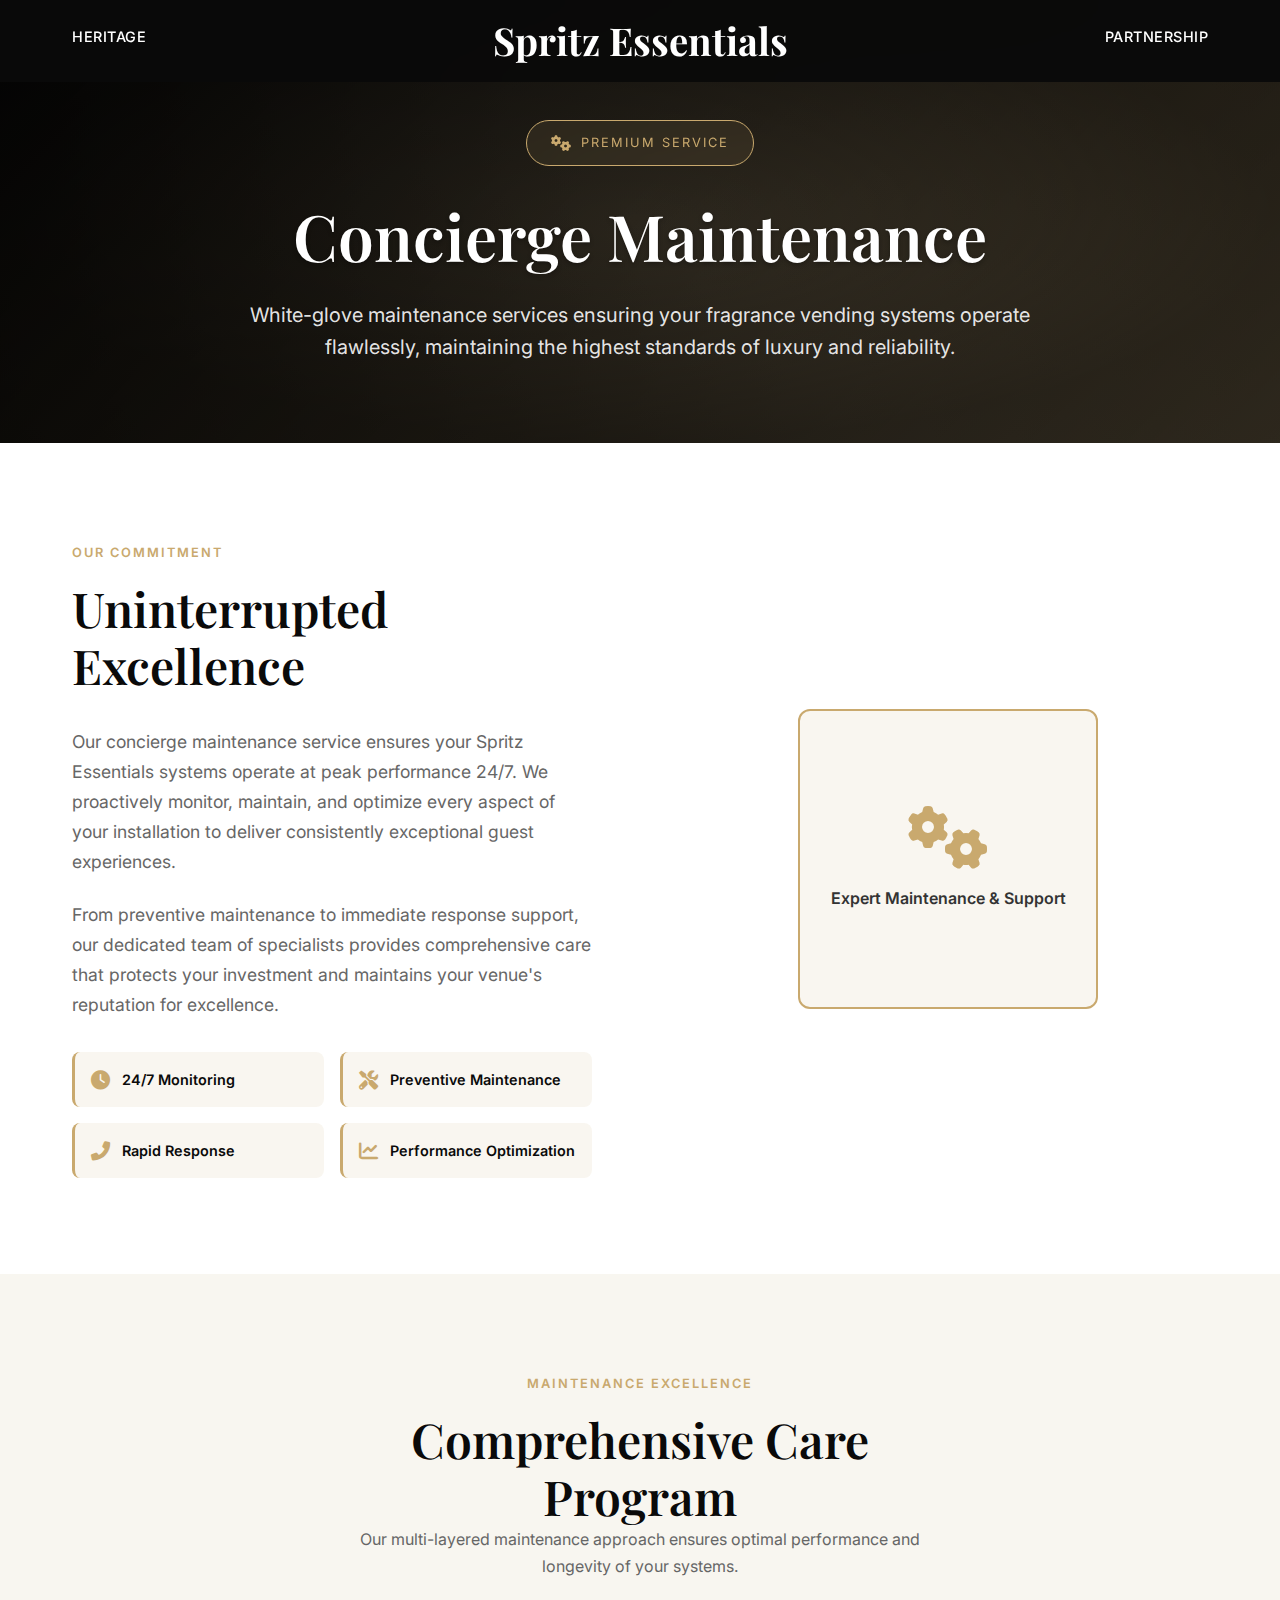
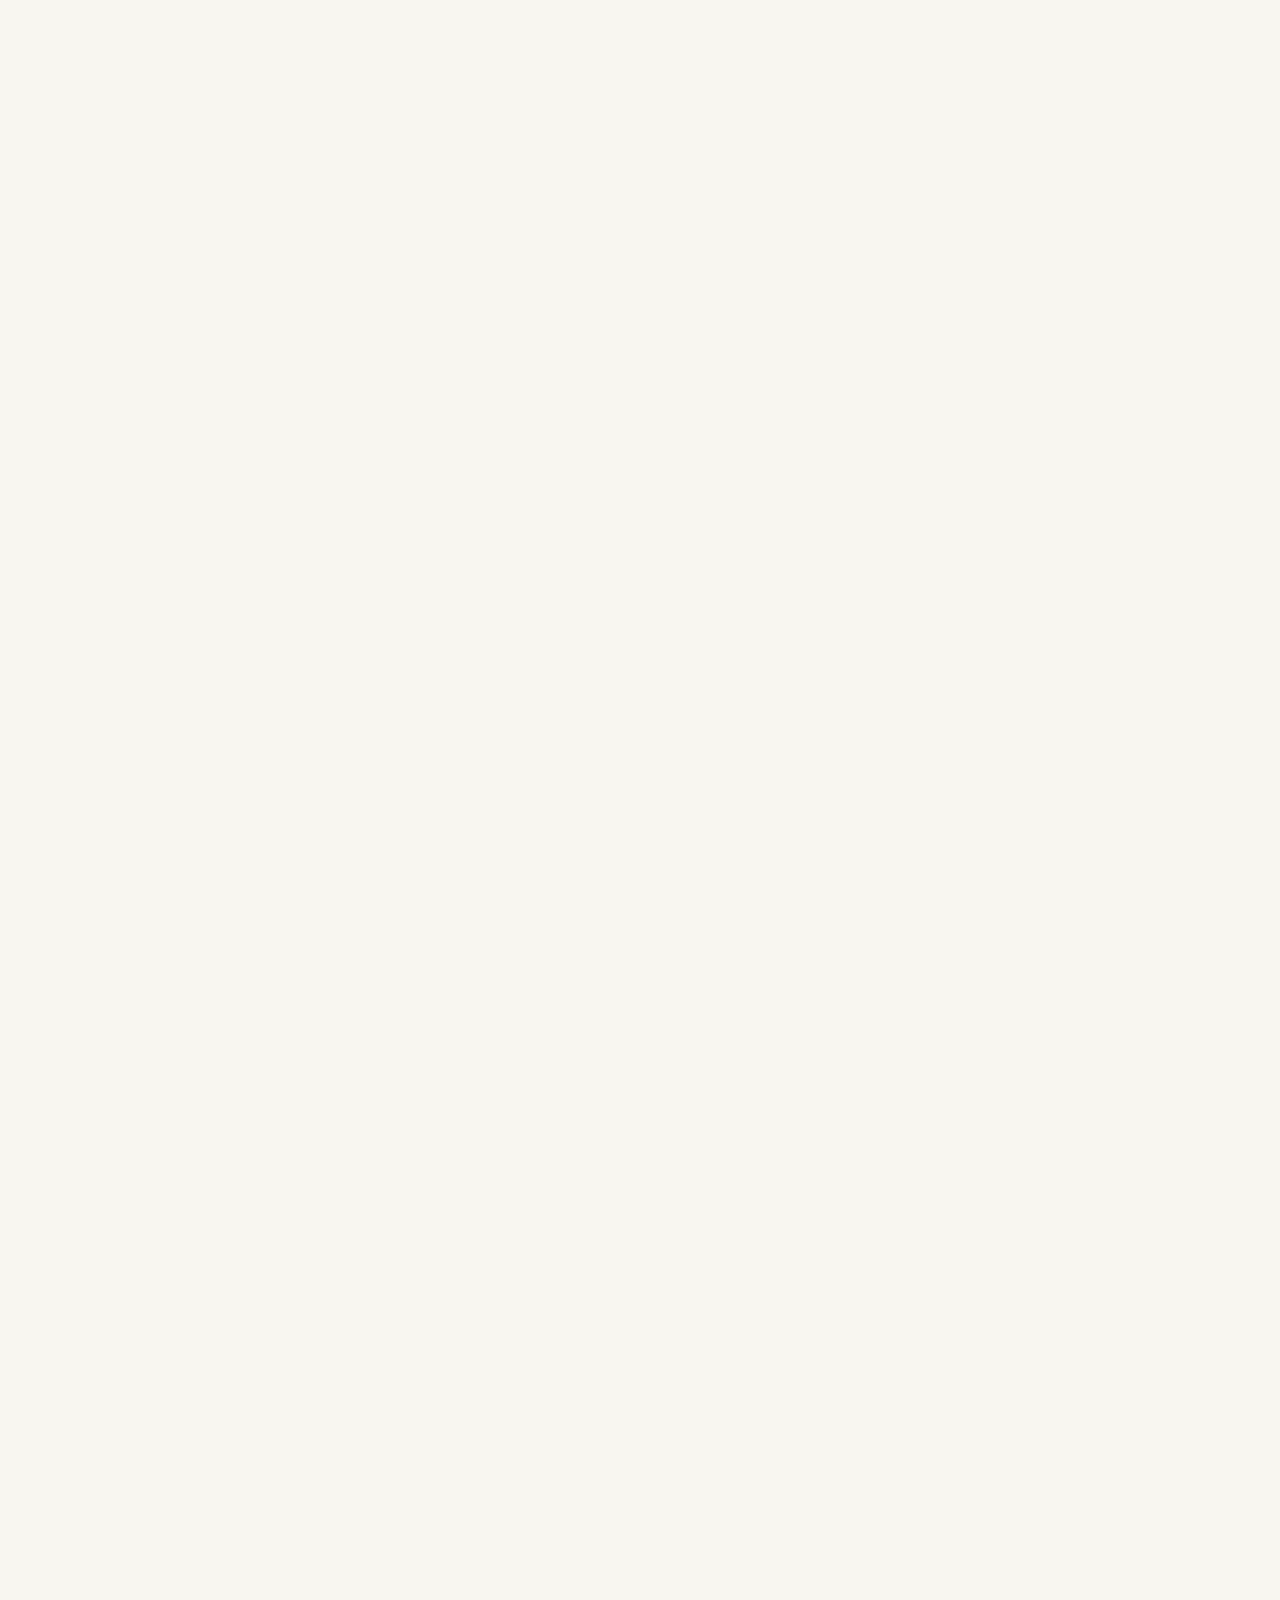
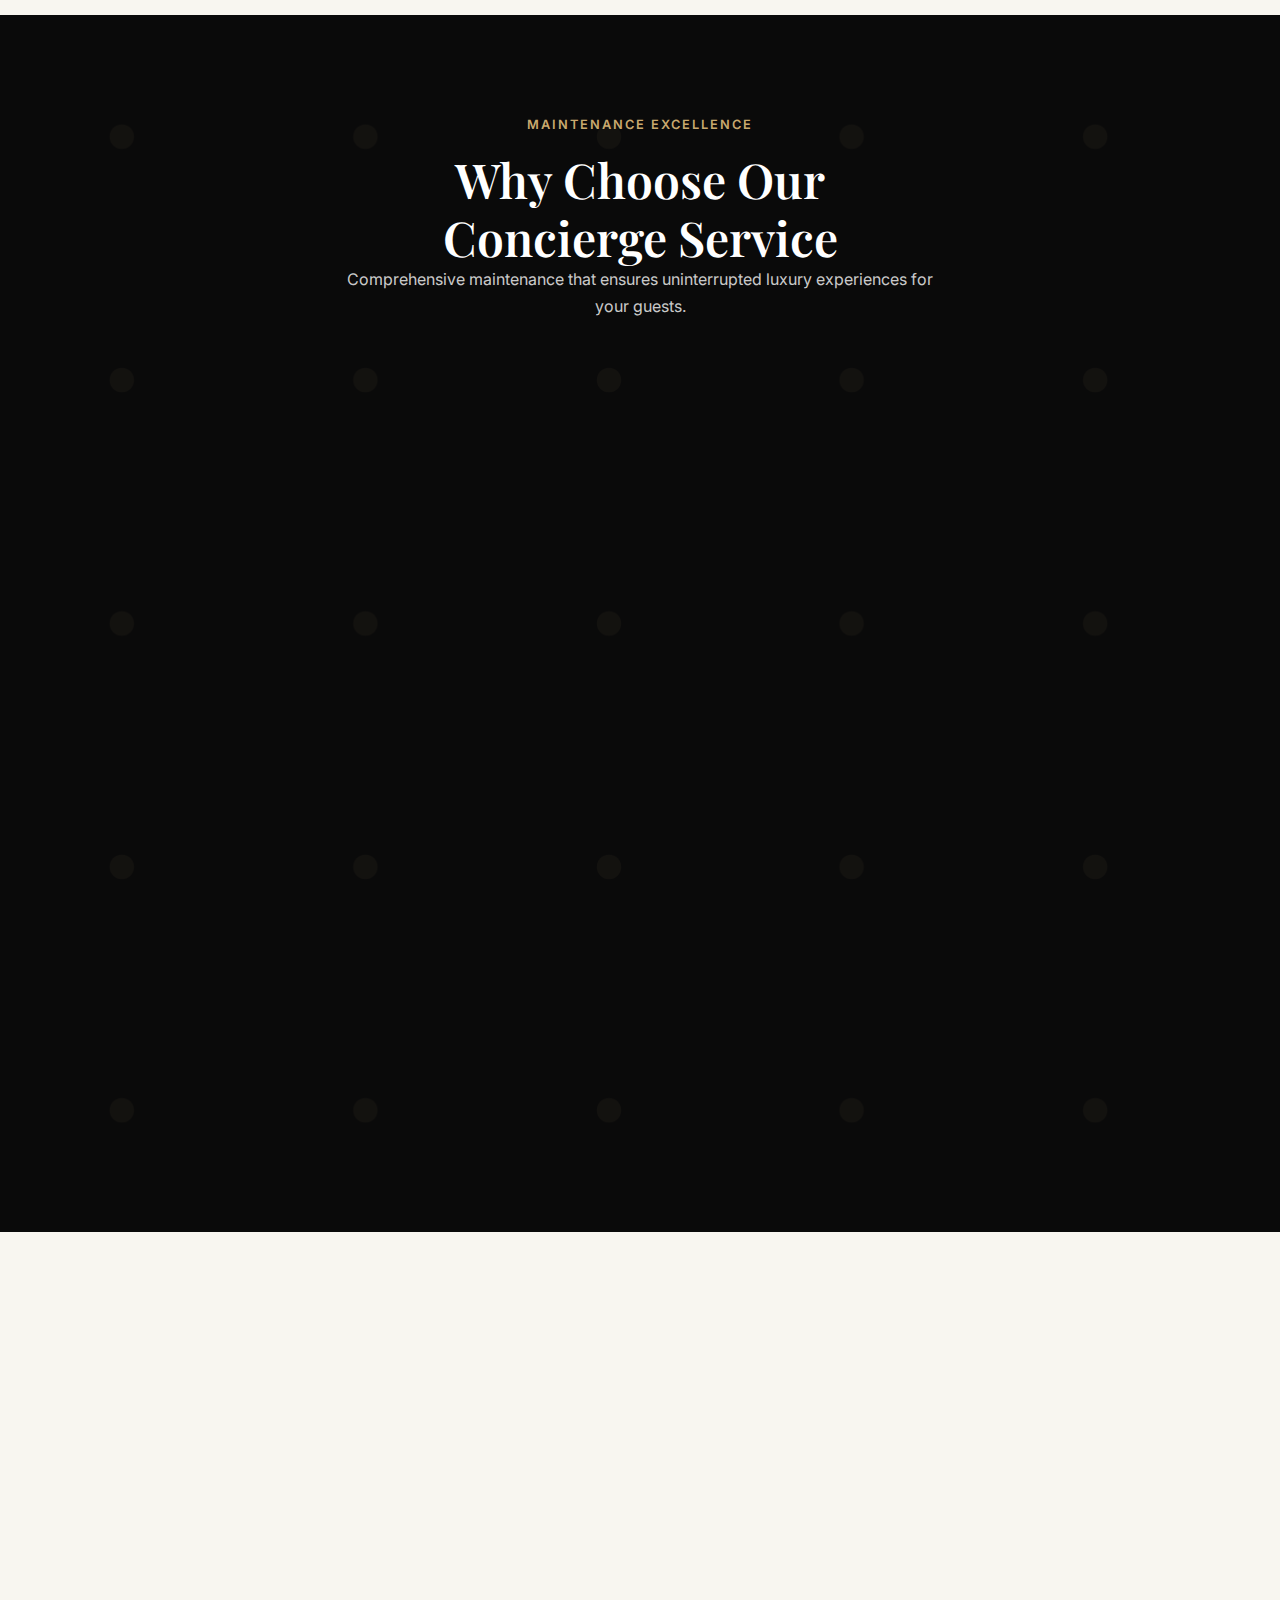
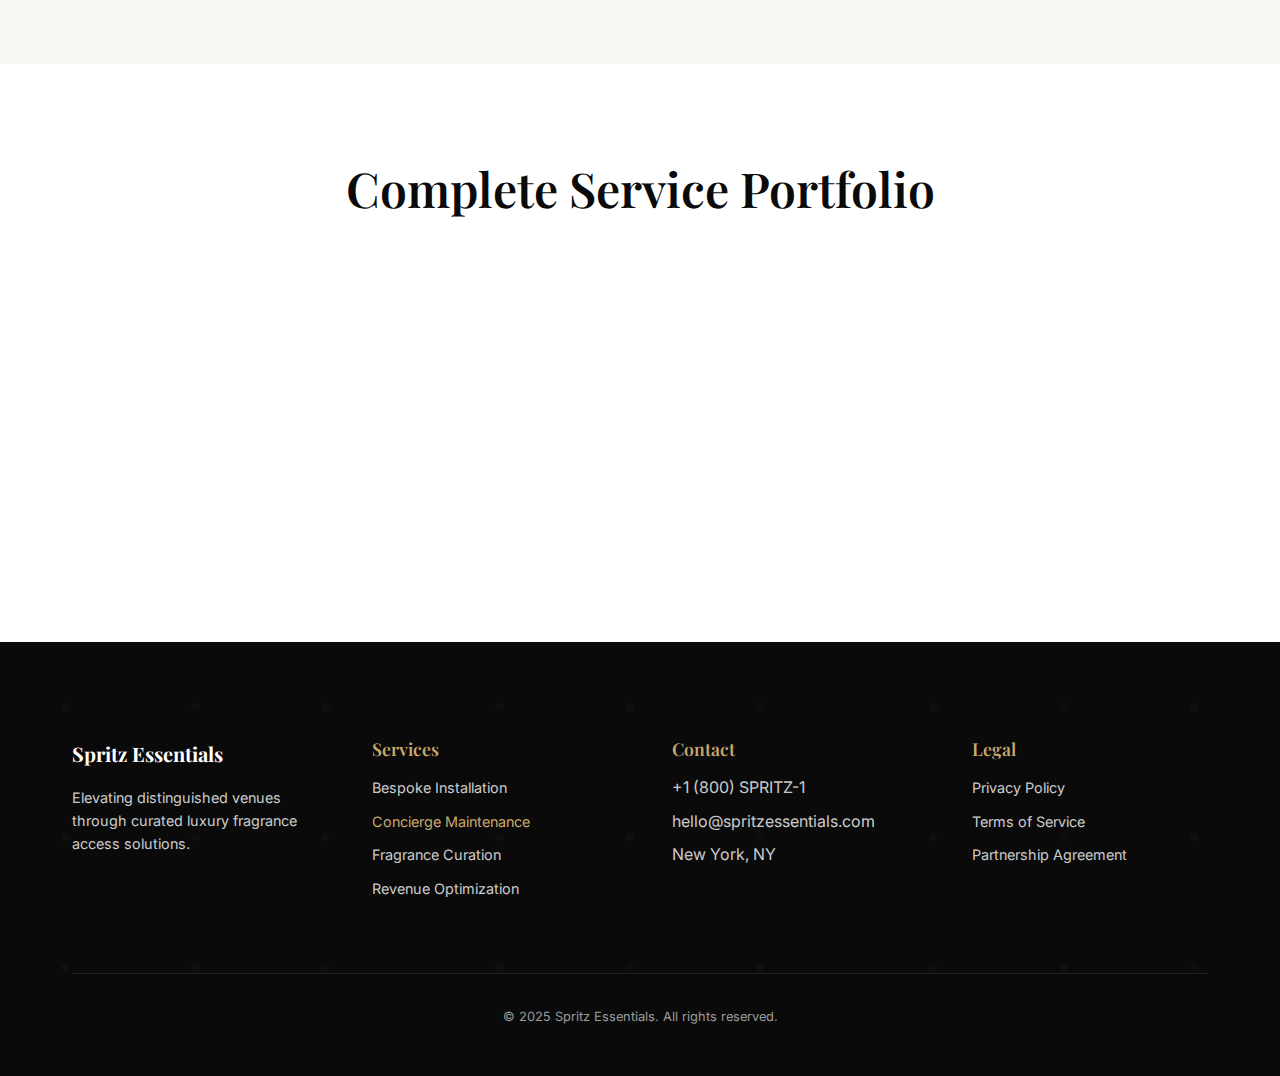
<file: Services/concierge-maintenance.html>
<!DOCTYPE html>
<html lang="en">
<head>
    <meta charset="UTF-8">
    <meta name="viewport" content="width=device-width, initial-scale=1.0">
    <title>Concierge Maintenance - Spritz Essentials</title>
    
    <!-- External Fonts & Icons -->
    <link href="https://fonts.googleapis.com/css2?family=Playfair+Display:wght@400;500;600;700&family=Inter:wght@300;400;500;600&display=swap" rel="stylesheet">
    <link href="https://cdnjs.cloudflare.com/ajax/libs/font-awesome/6.0.0/css/all.min.css" rel="stylesheet">
    
    <!-- Local Stylesheets -->
    <link rel="stylesheet" href="services.css">
</head>
<body>
    <!-- Navigation -->
    <nav class="navbar">
        <div class="nav-container">
            <ul class="nav-left">
                <li><a href="../index.html#heritage">Heritage</a></li>
            </ul>
            
            <div class="nav-brand">
                <span>Spritz Essentials</span>
            </div>
            
            <ul class="nav-right">
                <li><a href="../partnerships.html">Partnership</a></li>
            </ul>
            
            <div class="nav-toggle">
                <span></span>
                <span></span>
                <span></span>
            </div>
        </div>
    </nav>

    <!-- Page Header -->
    <section class="page-header">
        <div class="container">
            <div class="service-badge">
                <i class="fas fa-cogs"></i>
                <span>Premium Service</span>
            </div>
            <h1>Concierge Maintenance</h1>
            <p>White-glove maintenance services ensuring your fragrance vending systems operate flawlessly, maintaining the highest standards of luxury and reliability.</p>
        </div>
    </section>

    <!-- Service Overview -->
    <section class="service-overview">
        <div class="container">
            <div class="overview-grid">
                <div class="overview-content">
                    <div class="section-label">Our Commitment</div>
                    <h2>Uninterrupted Excellence</h2>
                    <p>Our concierge maintenance service ensures your Spritz Essentials systems operate at peak performance 24/7. We proactively monitor, maintain, and optimize every aspect of your installation to deliver consistently exceptional guest experiences.</p>
                    <p>From preventive maintenance to immediate response support, our dedicated team of specialists provides comprehensive care that protects your investment and maintains your venue's reputation for excellence.</p>
                    
                    <div class="key-features">
                        <div class="feature-item">
                            <i class="fas fa-clock"></i>
                            <span>24/7 Monitoring</span>
                        </div>
                        <div class="feature-item">
                            <i class="fas fa-tools"></i>
                            <span>Preventive Maintenance</span>
                        </div>
                        <div class="feature-item">
                            <i class="fas fa-phone-alt"></i>
                            <span>Rapid Response</span>
                        </div>
                        <div class="feature-item">
                            <i class="fas fa-chart-line"></i>
                            <span>Performance Optimization</span>
                        </div>
                    </div>
                </div>
                
                <div class="overview-visual">
                    <div class="visual-placeholder">
                        <i class="fas fa-cogs"></i>
                        <p>Expert Maintenance & Support</p>
                    </div>
                </div>
            </div>
        </div>
    </section>

    <!-- Process Steps -->
    <section class="process-section">
        <div class="container">
            <div class="section-header">
                <div class="section-label">Maintenance Excellence</div>
                <h2>Comprehensive Care Program</h2>
                <p>Our multi-layered maintenance approach ensures optimal performance and longevity of your systems.</p>
            </div>
            
            <div class="process-steps">
                <div class="step-item">
                    <div class="step-number">01</div>
                    <div class="step-content">
                        <h3>Remote Monitoring</h3>
                        <p>Advanced IoT sensors and cloud-based monitoring systems provide real-time insights into system performance, inventory levels, and operational metrics.</p>
                        <ul>
                            <li>Real-time performance analytics</li>
                            <li>Automated alert systems for anomalies</li>
                            <li>Predictive maintenance scheduling</li>
                            <li>Inventory level monitoring and alerts</li>
                        </ul>
                    </div>
                </div>
                
                <div class="step-item">
                    <div class="step-number">02</div>
                    <div class="step-content">
                        <h3>Scheduled Maintenance</h3>
                        <p>Regular preventive maintenance visits by certified technicians to ensure optimal performance and prevent issues before they occur.</p>
                        <ul>
                            <li>Monthly deep cleaning and calibration</li>
                            <li>Component inspection and replacement</li>
                            <li>Software updates and optimizations</li>
                            <li>Performance testing and validation</li>
                        </ul>
                    </div>
                </div>
                
                <div class="step-item">
                    <div class="step-number">03</div>
                    <div class="step-content">
                        <h3>Rapid Response</h3>
                        <p>Immediate response to any issues or concerns, with guaranteed response times and resolution commitments tailored to your venue's needs.</p>
                        <ul>
                            <li>4-hour response guarantee for critical issues</li>
                            <li>Remote diagnostics and resolution</li>
                            <li>On-site emergency service available</li>
                            <li>Temporary replacement units when needed</li>
                        </ul>
                    </div>
                </div>
                
                <div class="step-item">
                    <div class="step-number">04</div>
                    <div class="step-content">
                        <h3>Continuous Optimization</h3>
                        <p>Ongoing analysis and optimization to improve performance, enhance guest experience, and maximize revenue potential.</p>
                        <ul>
                            <li>Performance analytics and reporting</li>
                            <li>Guest usage pattern analysis</li>
                            <li>System efficiency improvements</li>
                            <li>Feature updates and enhancements</li>
                        </ul>
                    </div>
                </div>
            </div>
        </div>
    </section>

    <!-- Features & Benefits -->
    <section class="features-section">
        <div class="container">
            <div class="section-header light">
                <div class="section-label">Maintenance Excellence</div>
                <h2>Why Choose Our Concierge Service</h2>
                <p>Comprehensive maintenance that ensures uninterrupted luxury experiences for your guests.</p>
            </div>
            
            <div class="features-grid">
                <div class="feature-card">
                    <div class="feature-icon">
                        <i class="fas fa-shield-alt"></i>
                    </div>
                    <h3>Proactive Protection</h3>
                    <p>Advanced monitoring and predictive maintenance prevent issues before they impact your guest experience or revenue.</p>
                </div>
                
                <div class="feature-card">
                    <div class="feature-icon">
                        <i class="fas fa-user-tie"></i>
                    </div>
                    <h3>Expert Technicians</h3>
                    <p>Certified specialists with extensive experience in luxury venue environments provide professional, discreet service.</p>
                </div>
                
                <div class="feature-card">
                    <div class="feature-icon">
                        <i class="fas fa-clock"></i>
                    </div>
                    <h3>Guaranteed Uptime</h3>
                    <p>Our comprehensive maintenance program ensures maximum system availability and minimal disruption to operations.</p>
                </div>
                
                <div class="feature-card">
                    <div class="feature-icon">
                        <i class="fas fa-chart-bar"></i>
                    </div>
                    <h3>Performance Reports</h3>
                    <p>Detailed analytics and reporting provide insights into system performance, guest engagement, and revenue optimization opportunities.</p>
                </div>
            </div>
        </div>
    </section>

    <!-- CTA Section -->
    <section class="cta-section">
        <div class="container">
            <div class="cta-content">
                <h2>Ensure Peak Performance</h2>
                <p>Protect your investment and maintain exceptional guest experiences with our comprehensive concierge maintenance service.</p>
                <div class="cta-buttons">
                    <a href="../partnerships.html" class="cta-primary">Get Maintenance Support</a>
                    <a href="../index.html#inquiries" class="cta-secondary">Learn More</a>
                </div>
            </div>
        </div>
    </section>

    <!-- Related Services -->
    <section class="related-services">
        <div class="container">
            <h2>Complete Service Portfolio</h2>
            <div class="services-grid">
                <a href="bespoke-installation.html" class="service-card">
                    <div class="service-icon">
                        <i class="fas fa-tools"></i>
                    </div>
                    <h3>Bespoke Installation</h3>
                    <p>Custom installation solutions designed specifically for your venue's unique requirements.</p>
                </a>
                
                <a href="fragrance-curation.html" class="service-card">
                    <div class="service-icon">
                        <i class="fas fa-vial"></i>
                    </div>
                    <h3>Fragrance Curation</h3>
                    <p>Expert curation of premium fragrance collections tailored to your clientele.</p>
                </a>
                
                <a href="revenue-optimization.html" class="service-card">
                    <div class="service-icon">
                        <i class="fas fa-chart-line"></i>
                    </div>
                    <h3>Revenue Optimization</h3>
                    <p>Strategic optimization to maximize revenue potential and guest engagement.</p>
                </a>
            </div>
        </div>
    </section>

    <!-- Footer -->
    <footer class="footer">
        <div class="container">
            <div class="footer-grid">
                <div class="footer-section">
                    <div class="footer-brand">
                        <span>Spritz Essentials</span>
                    </div>
                    <p>Elevating distinguished venues through curated luxury fragrance access solutions.</p>
                </div>
                
                <div class="footer-section">
                    <h3>Services</h3>
                    <ul>
                        <li><a href="bespoke-installation.html">Bespoke Installation</a></li>
                        <li><a href="concierge-maintenance.html" class="active">Concierge Maintenance</a></li>
                        <li><a href="fragrance-curation.html">Fragrance Curation</a></li>
                        <li><a href="revenue-optimization.html">Revenue Optimization</a></li>
                    </ul>
                </div>
                
                <div class="footer-section">
                    <h3>Contact</h3>
                    <ul>
                        <li>+1 (800) SPRITZ-1</li>
                        <li>hello@spritzessentials.com</li>
                        <li>New York, NY</li>
                    </ul>
                </div>
                
                <div class="footer-section">
                    <h3>Legal</h3>
                    <ul>
                        <li><a href="../privacy-policy.html">Privacy Policy</a></li>
                        <li><a href="../terms-of-service.html">Terms of Service</a></li>
                        <li><a href="../partnership-agreement.html">Partnership Agreement</a></li>
                    </ul>
                </div>
            </div>
            
            <div class="footer-bottom">
                <p>&copy; 2025 Spritz Essentials. All rights reserved.</p>
            </div>
        </div>
    </footer>

    <!-- JavaScript -->
    <script src="services.js"></script>
</body>
</html>
</file>
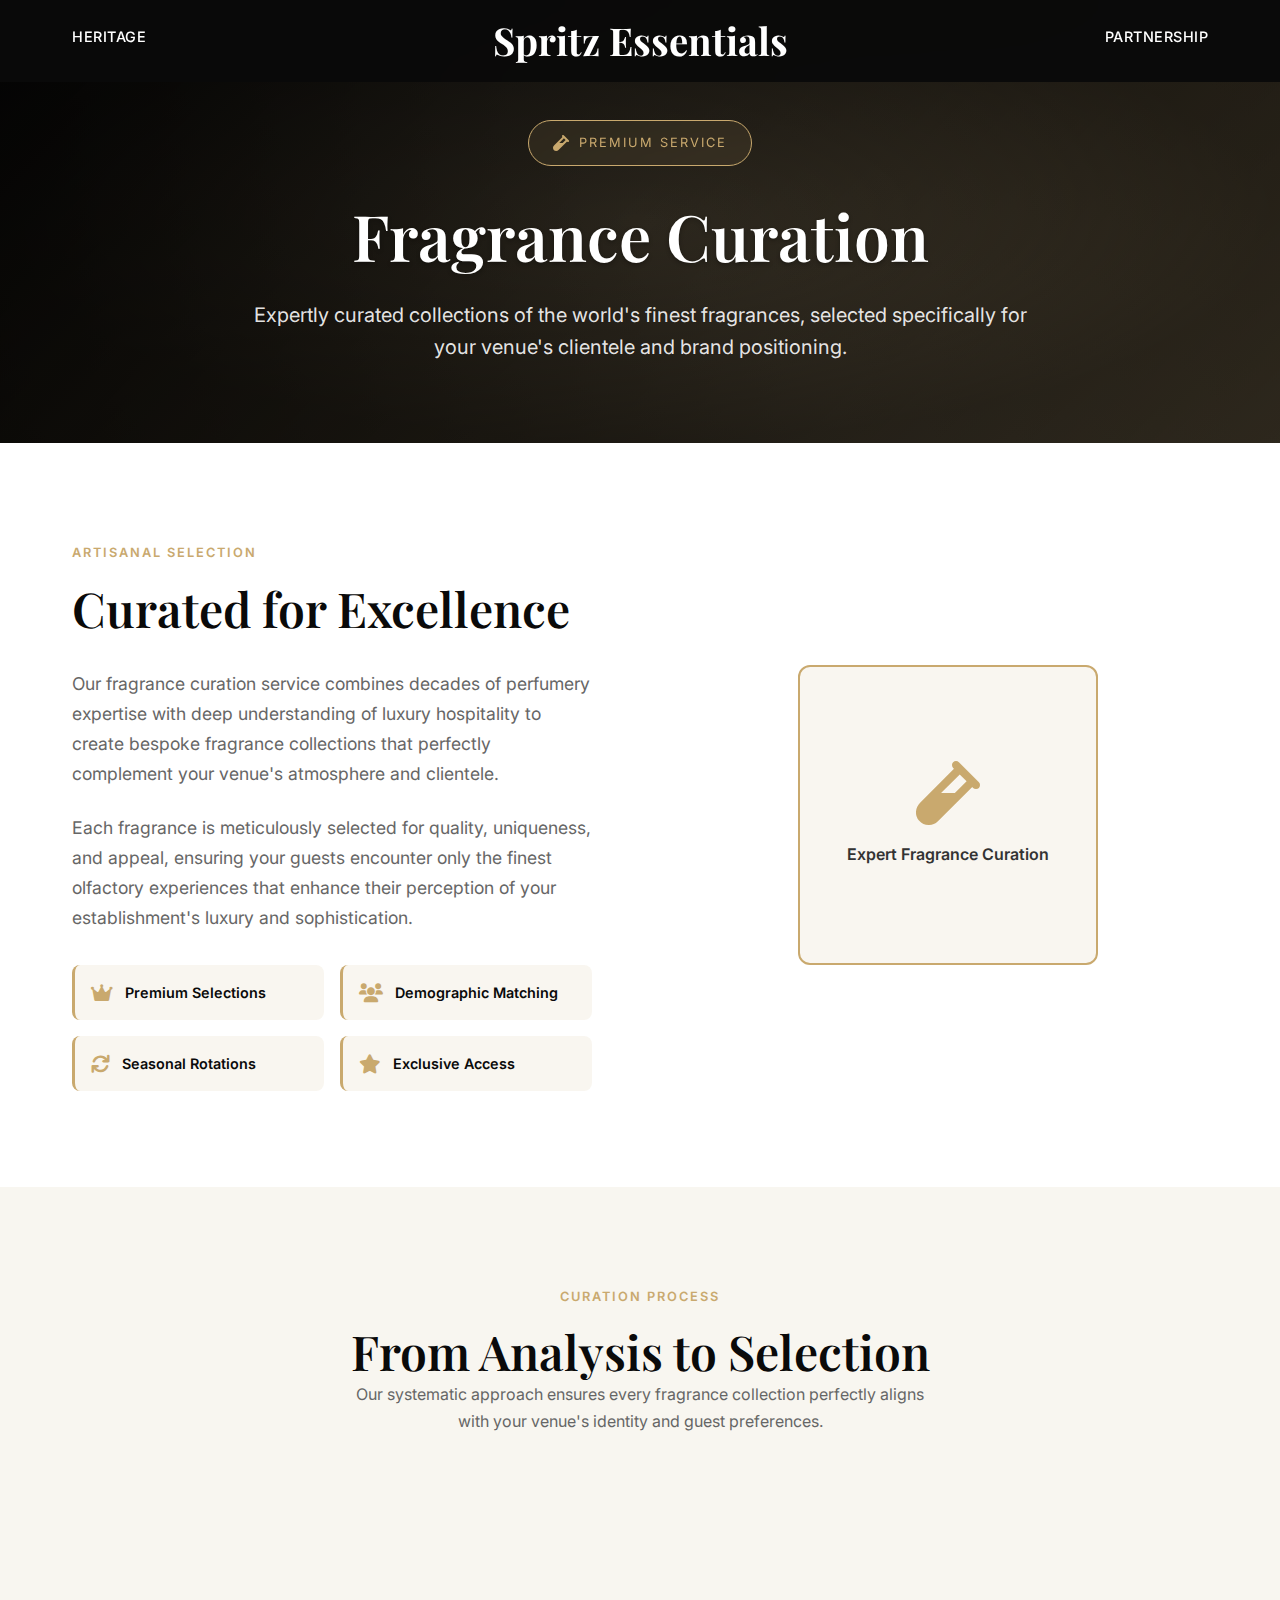
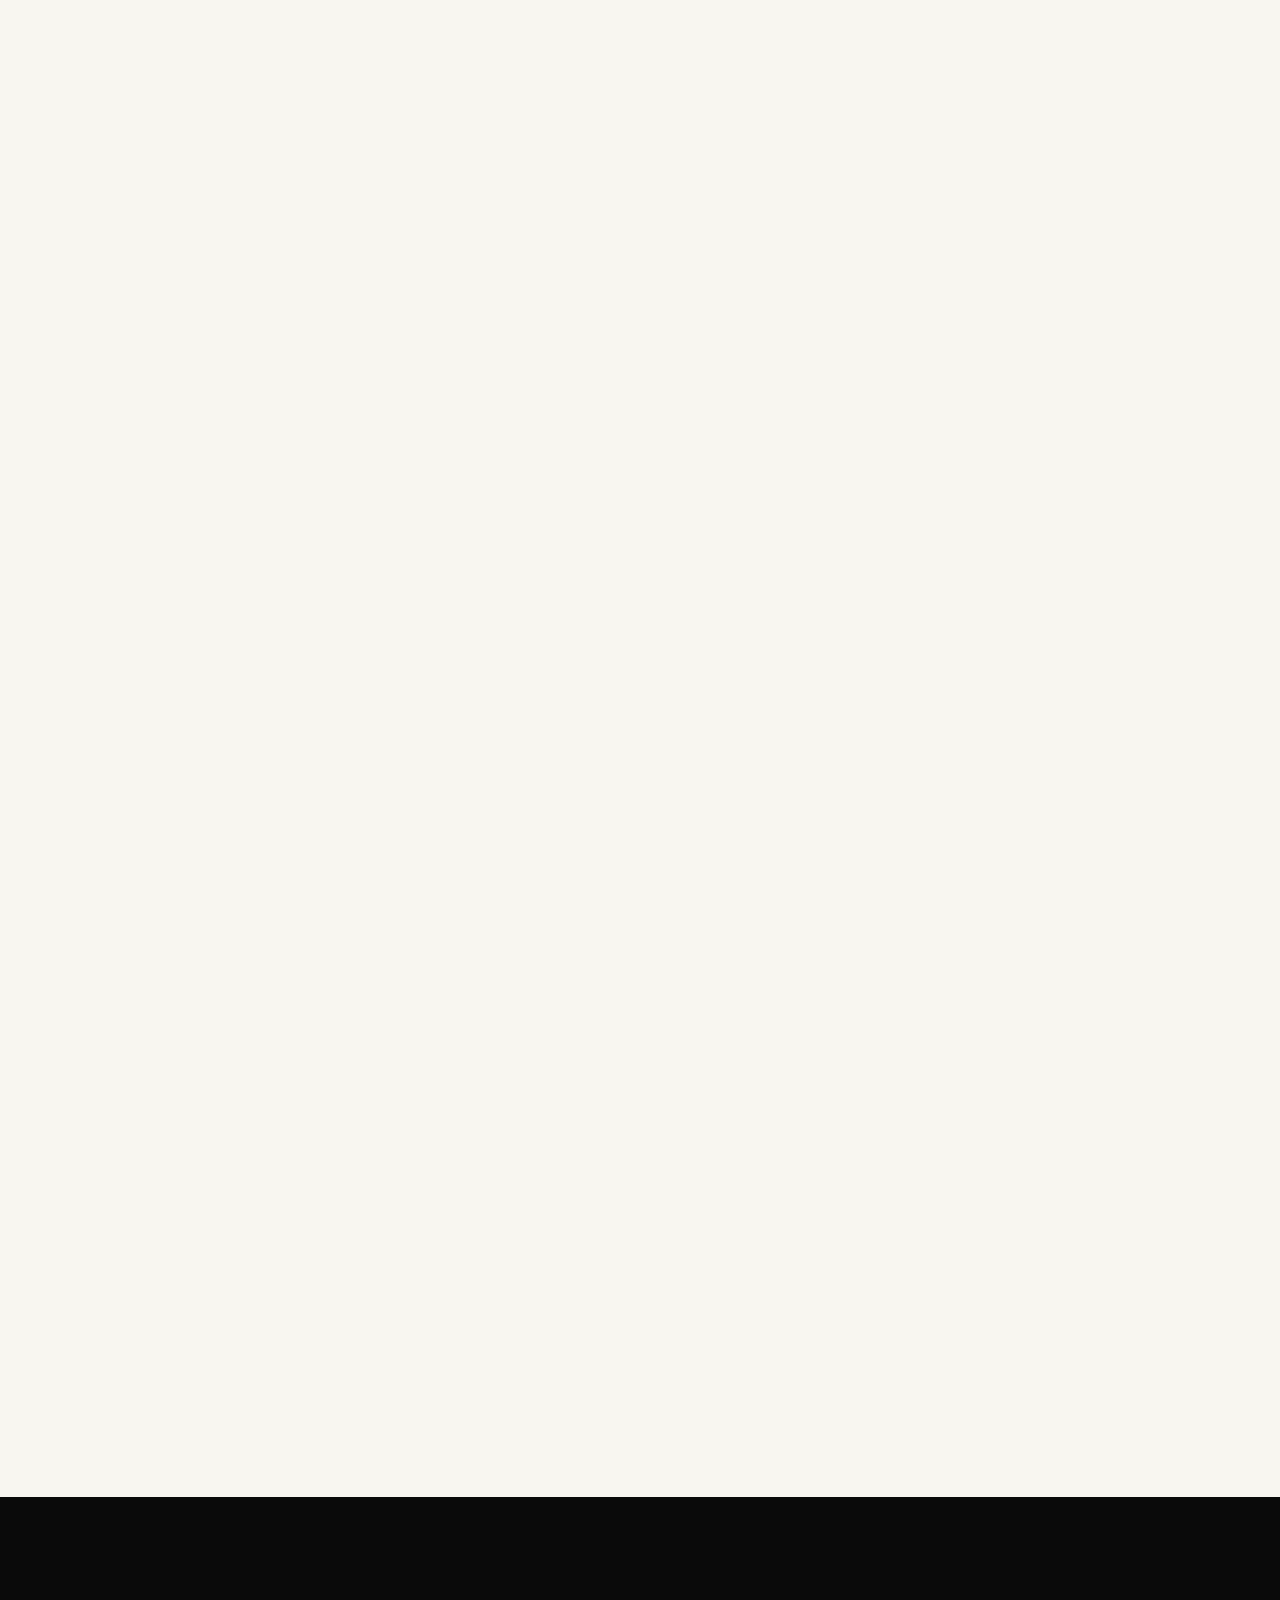
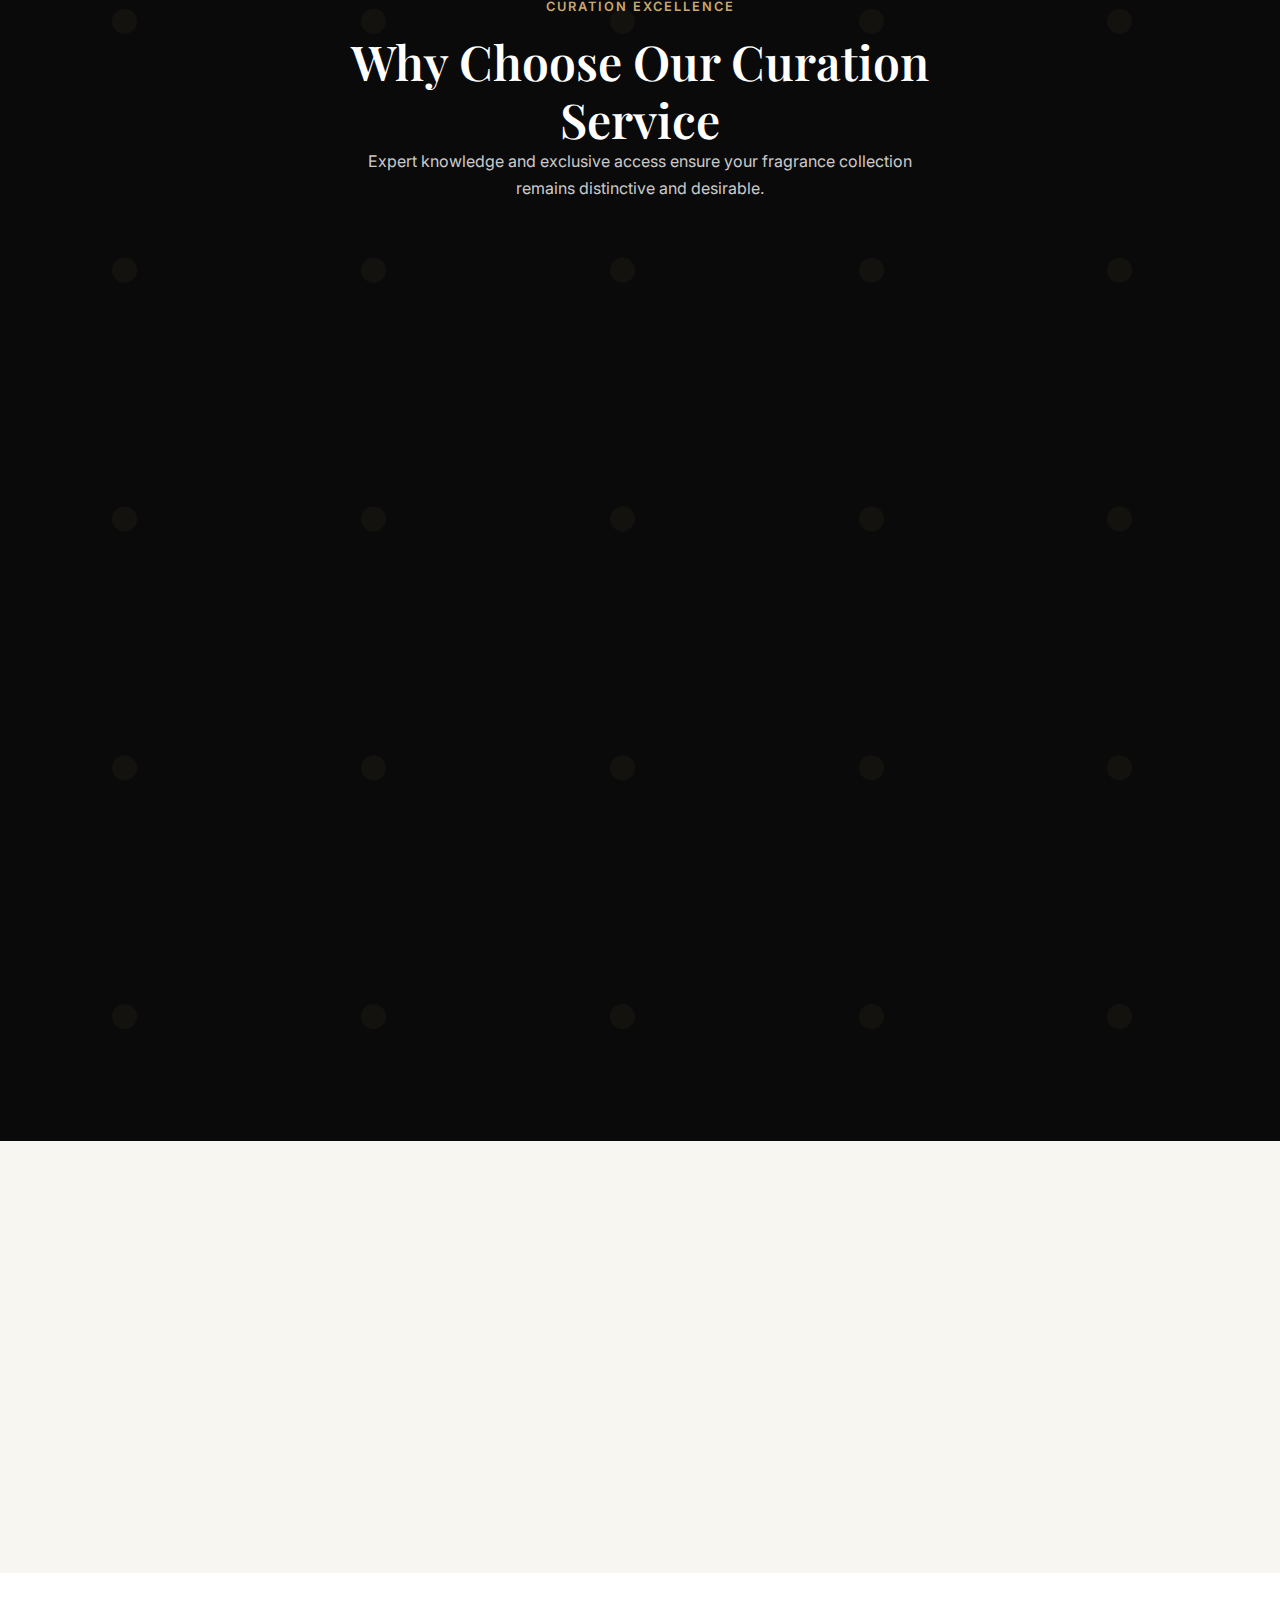
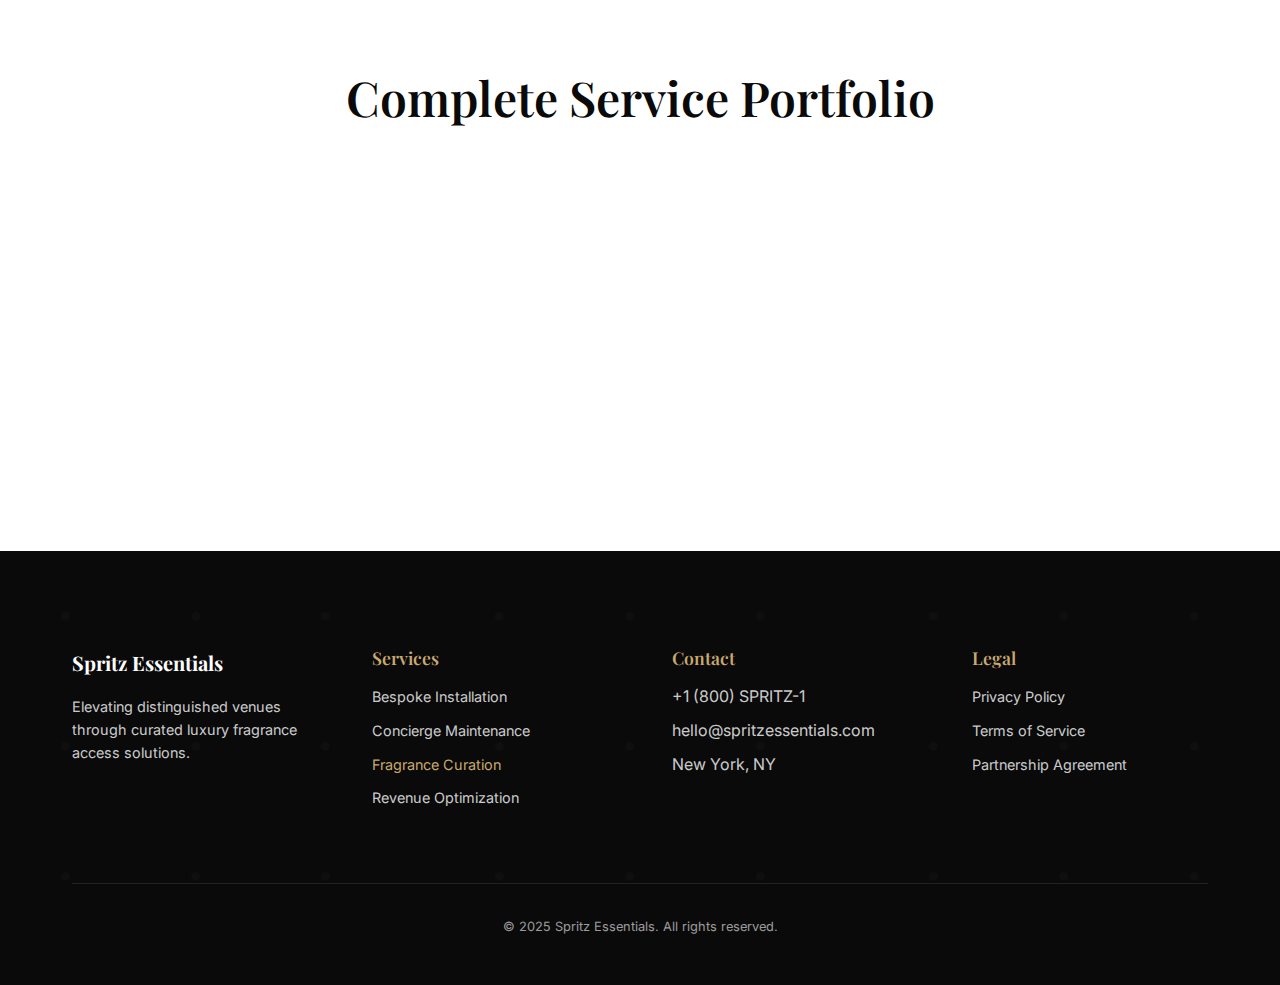
<file: Services/fragrance-curation.html>
<!DOCTYPE html>
<html lang="en">
<head>
    <meta charset="UTF-8">
    <meta name="viewport" content="width=device-width, initial-scale=1.0">
    <title>Fragrance Curation - Spritz Essentials</title>
    
    <!-- External Fonts & Icons -->
    <link href="https://fonts.googleapis.com/css2?family=Playfair+Display:wght@400;500;600;700&family=Inter:wght@300;400;500;600&display=swap" rel="stylesheet">
    <link href="https://cdnjs.cloudflare.com/ajax/libs/font-awesome/6.0.0/css/all.min.css" rel="stylesheet">
    
    <!-- Local Stylesheets -->
    <link rel="stylesheet" href="services.css">
</head>
<body>
    <!-- Navigation -->
    <nav class="navbar">
        <div class="nav-container">
            <ul class="nav-left">
                <li><a href="../index.html#heritage">Heritage</a></li>
            </ul>
            
            <div class="nav-brand">
                <span>Spritz Essentials</span>
            </div>
            
            <ul class="nav-right">
                <li><a href="../partnerships.html">Partnership</a></li>
            </ul>
            
            <div class="nav-toggle">
                <span></span>
                <span></span>
                <span></span>
            </div>
        </div>
    </nav>

    <!-- Page Header -->
    <section class="page-header">
        <div class="container">
            <div class="service-badge">
                <i class="fas fa-vial"></i>
                <span>Premium Service</span>
            </div>
            <h1>Fragrance Curation</h1>
            <p>Expertly curated collections of the world's finest fragrances, selected specifically for your venue's clientele and brand positioning.</p>
        </div>
    </section>

    <!-- Service Overview -->
    <section class="service-overview">
        <div class="container">
            <div class="overview-grid">
                <div class="overview-content">
                    <div class="section-label">Artisanal Selection</div>
                    <h2>Curated for Excellence</h2>
                    <p>Our fragrance curation service combines decades of perfumery expertise with deep understanding of luxury hospitality to create bespoke fragrance collections that perfectly complement your venue's atmosphere and clientele.</p>
                    <p>Each fragrance is meticulously selected for quality, uniqueness, and appeal, ensuring your guests encounter only the finest olfactory experiences that enhance their perception of your establishment's luxury and sophistication.</p>
                    
                    <div class="key-features">
                        <div class="feature-item">
                            <i class="fas fa-crown"></i>
                            <span>Premium Selections</span>
                        </div>
                        <div class="feature-item">
                            <i class="fas fa-users"></i>
                            <span>Demographic Matching</span>
                        </div>
                        <div class="feature-item">
                            <i class="fas fa-refresh"></i>
                            <span>Seasonal Rotations</span>
                        </div>
                        <div class="feature-item">
                            <i class="fas fa-star"></i>
                            <span>Exclusive Access</span>
                        </div>
                    </div>
                </div>
                
                <div class="overview-visual">
                    <div class="visual-placeholder">
                        <i class="fas fa-vial"></i>
                        <p>Expert Fragrance Curation</p>
                    </div>
                </div>
            </div>
        </div>
    </section>

    <!-- Process Steps -->
    <section class="process-section">
        <div class="container">
            <div class="section-header">
                <div class="section-label">Curation Process</div>
                <h2>From Analysis to Selection</h2>
                <p>Our systematic approach ensures every fragrance collection perfectly aligns with your venue's identity and guest preferences.</p>
            </div>
            
            <div class="process-steps">
                <div class="step-item">
                    <div class="step-number">01</div>
                    <div class="step-content">
                        <h3>Venue Analysis</h3>
                        <p>Comprehensive analysis of your venue's brand identity, guest demographics, architectural style, and desired atmospheric enhancement to inform fragrance selection.</p>
                        <ul>
                            <li>Brand personality and positioning assessment</li>
                            <li>Guest demographic and preference analysis</li>
                            <li>Venue atmosphere and aesthetic evaluation</li>
                            <li>Seasonal and event considerations</li>
                        </ul>
                    </div>
                </div>
                
                <div class="step-item">
                    <div class="step-number">02</div>
                    <div class="step-content">
                        <h3>Expert Selection</h3>
                        <p>Our master perfumers and fragrance experts curate a bespoke collection from the world's finest houses, ensuring exceptional quality and distinctive character.</p>
                        <ul>
                            <li>Access to exclusive and limited-edition fragrances</li>
                            <li>Quality assessment and authenticity verification</li>
                            <li>Scent profiling and compatibility analysis</li>
                            <li>Price point optimization and value assessment</li>
                        </ul>
                    </div>
                </div>
                
                <div class="step-item">
                    <div class="step-number">03</div>
                    <div class="step-content">
                        <h3>Testing & Refinement</h3>
                        <p>Comprehensive testing phase with guest feedback integration to ensure optimal selection and maximize appeal to your specific clientele.</p>
                        <ul>
                            <li>Guest preference testing and feedback collection</li>
                            <li>Performance analytics and sales data analysis</li>
                            <li>Seasonal adaptation and rotation planning</li>
                            <li>Continuous optimization based on guest response</li>
                        </ul>
                    </div>
                </div>
                
                <div class="step-item">
                    <div class="step-number">04</div>
                    <div class="step-content">
                        <h3>Ongoing Evolution</h3>
                        <p>Dynamic curation service with regular updates, seasonal rotations, and introduction of new fragrances to maintain guest interest and maximize revenue.</p>
                        <ul>
                            <li>Quarterly collection reviews and updates</li>
                            <li>New fragrance launch previews and early access</li>
                            <li>Special edition and limited-time offerings</li>
                            <li>Performance reporting and optimization recommendations</li>
                        </ul>
                    </div>
                </div>
            </div>
        </div>
    </section>

    <!-- Features & Benefits -->
    <section class="features-section">
        <div class="container">
            <div class="section-header light">
                <div class="section-label">Curation Excellence</div>
                <h2>Why Choose Our Curation Service</h2>
                <p>Expert knowledge and exclusive access ensure your fragrance collection remains distinctive and desirable.</p>
            </div>
            
            <div class="features-grid">
                <div class="feature-card">
                    <div class="feature-icon">
                        <i class="fas fa-graduation-cap"></i>
                    </div>
                    <h3>Expert Knowledge</h3>
                    <p>Our team includes certified perfumers and fragrance specialists with decades of experience in luxury fragrance curation and hospitality.</p>
                </div>
                
                <div class="feature-card">
                    <div class="feature-icon">
                        <i class="fas fa-key"></i>
                    </div>
                    <h3>Exclusive Access</h3>
                    <p>Direct relationships with prestigious fragrance houses provide access to limited editions, exclusives, and new launches before general availability.</p>
                </div>
                
                <div class="feature-card">
                    <div class="feature-icon">
                        <i class="fas fa-bullseye"></i>
                    </div>
                    <h3>Precise Targeting</h3>
                    <p>Data-driven selection process ensures every fragrance resonates with your specific guest demographics and maximizes appeal and sales potential.</p>
                </div>
                
                <div class="feature-card">
                    <div class="feature-icon">
                        <i class="fas fa-sync-alt"></i>
                    </div>
                    <h3>Dynamic Updates</h3>
                    <p>Regular collection refreshes keep your offering current with trends while maintaining timeless appeal and ensuring continued guest interest.</p>
                </div>
            </div>
        </div>
    </section>

    <!-- CTA Section -->
    <section class="cta-section">
        <div class="container">
            <div class="cta-content">
                <h2>Elevate Your Fragrance Collection</h2>
                <p>Transform your venue's olfactory experience with expertly curated fragrances that captivate and delight your distinguished guests.</p>
                <div class="cta-buttons">
                    <a href="../partnerships.html" class="cta-primary">Start Curation</a>
                    <a href="../index.html#inquiries" class="cta-secondary">Learn More</a>
                </div>
            </div>
        </div>
    </section>

    <!-- Related Services -->
    <section class="related-services">
        <div class="container">
            <h2>Complete Service Portfolio</h2>
            <div class="services-grid">
                <a href="bespoke-installation.html" class="service-card">
                    <div class="service-icon">
                        <i class="fas fa-tools"></i>
                    </div>
                    <h3>Bespoke Installation</h3>
                    <p>Custom installation solutions designed specifically for your venue's unique requirements.</p>
                </a>
                
                <a href="concierge-maintenance.html" class="service-card">
                    <div class="service-icon">
                        <i class="fas fa-cogs"></i>
                    </div>
                    <h3>Concierge Maintenance</h3>
                    <p>Comprehensive maintenance and support services to ensure optimal performance.</p>
                </a>
                
                <a href="revenue-optimization.html" class="service-card">
                    <div class="service-icon">
                        <i class="fas fa-chart-line"></i>
                    </div>
                    <h3>Revenue Optimization</h3>
                    <p>Strategic optimization to maximize revenue potential and guest engagement.</p>
                </a>
            </div>
        </div>
    </section>

    <!-- Footer -->
    <footer class="footer">
        <div class="container">
            <div class="footer-grid">
                <div class="footer-section">
                    <div class="footer-brand">
                        <span>Spritz Essentials</span>
                    </div>
                    <p>Elevating distinguished venues through curated luxury fragrance access solutions.</p>
                </div>
                
                <div class="footer-section">
                    <h3>Services</h3>
                    <ul>
                        <li><a href="bespoke-installation.html">Bespoke Installation</a></li>
                        <li><a href="concierge-maintenance.html">Concierge Maintenance</a></li>
                        <li><a href="fragrance-curation.html" class="active">Fragrance Curation</a></li>
                        <li><a href="revenue-optimization.html">Revenue Optimization</a></li>
                    </ul>
                </div>
                
                <div class="footer-section">
                    <h3>Contact</h3>
                    <ul>
                        <li>+1 (800) SPRITZ-1</li>
                        <li>hello@spritzessentials.com</li>
                        <li>New York, NY</li>
                    </ul>
                </div>
                
                <div class="footer-section">
                    <h3>Legal</h3>
                    <ul>
                        <li><a href="../privacy-policy.html">Privacy Policy</a></li>
                        <li><a href="../terms-of-service.html">Terms of Service</a></li>
                        <li><a href="../partnership-agreement.html">Partnership Agreement</a></li>
                    </ul>
                </div>
            </div>
            
            <div class="footer-bottom">
                <p>&copy; 2025 Spritz Essentials. All rights reserved.</p>
            </div>
        </div>
    </footer>

    <!-- JavaScript -->
    <script src="services.js"></script>
</body>
</html>
</file>
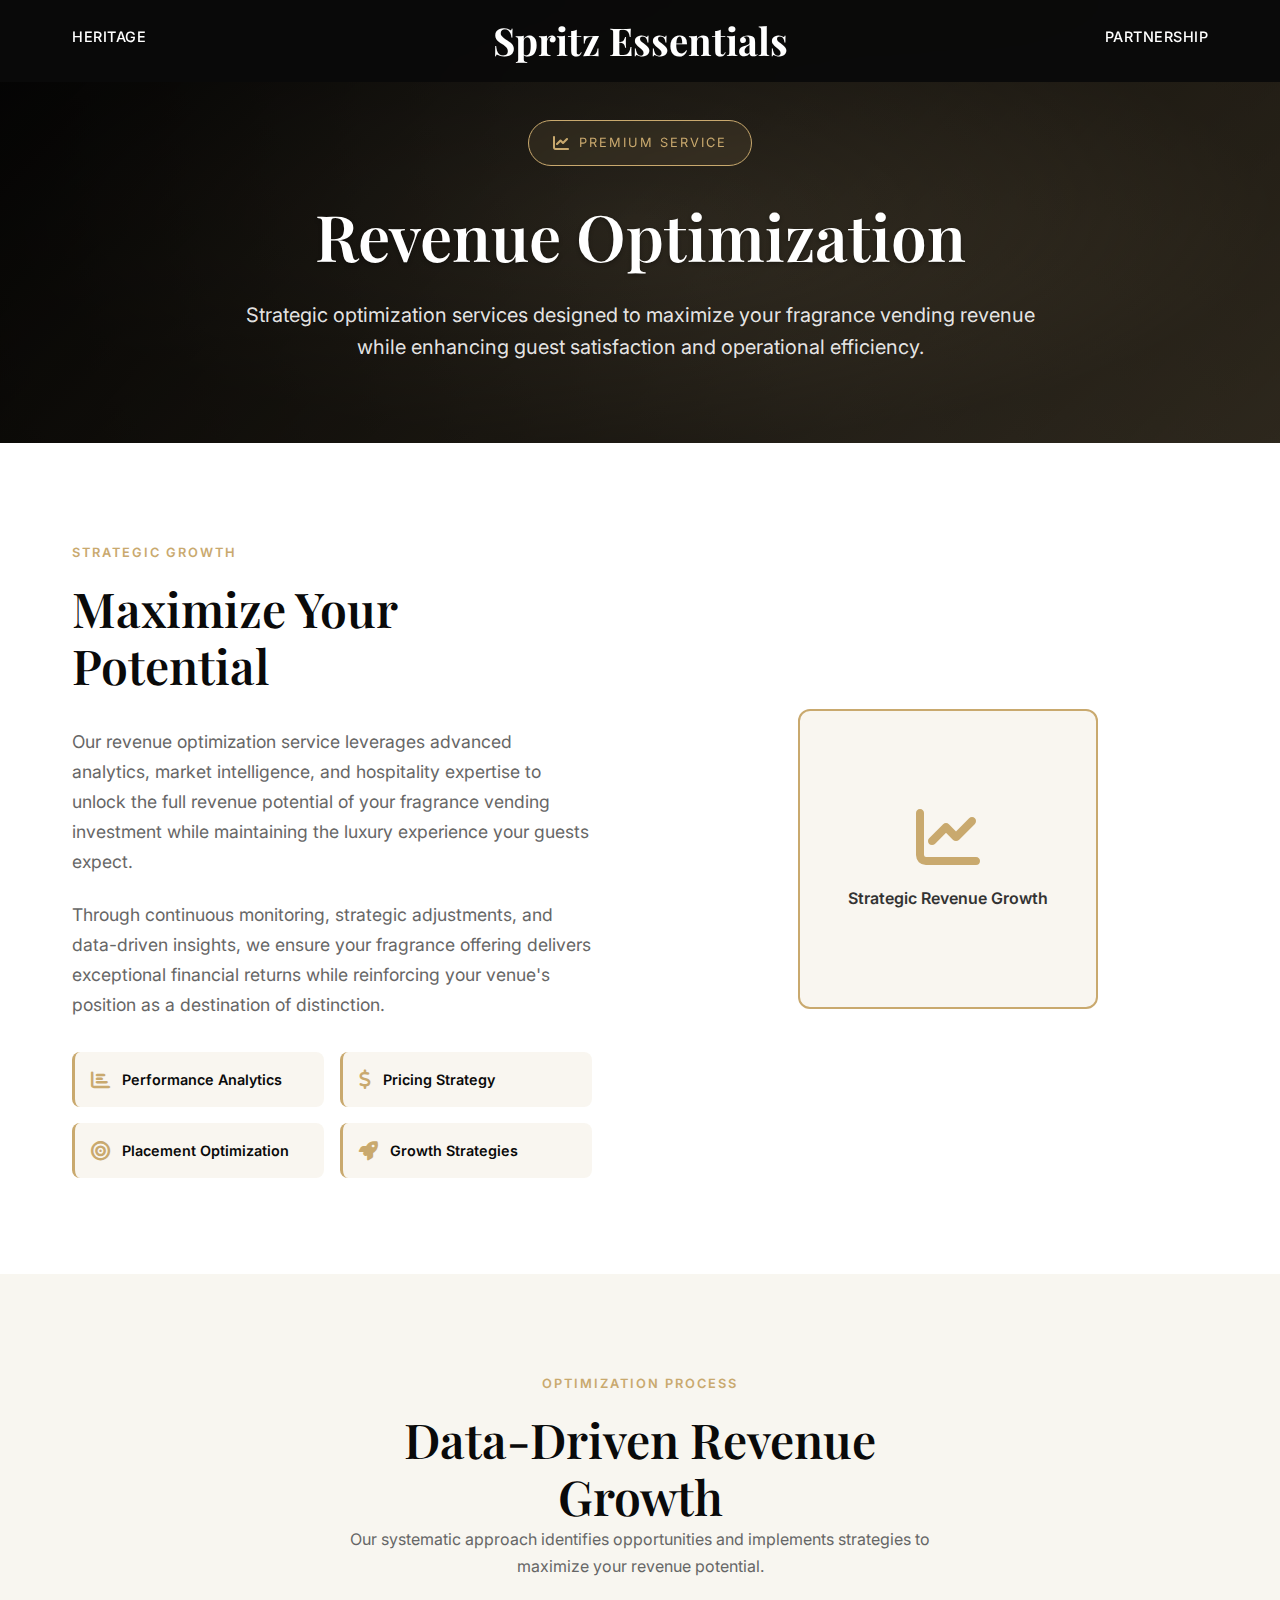
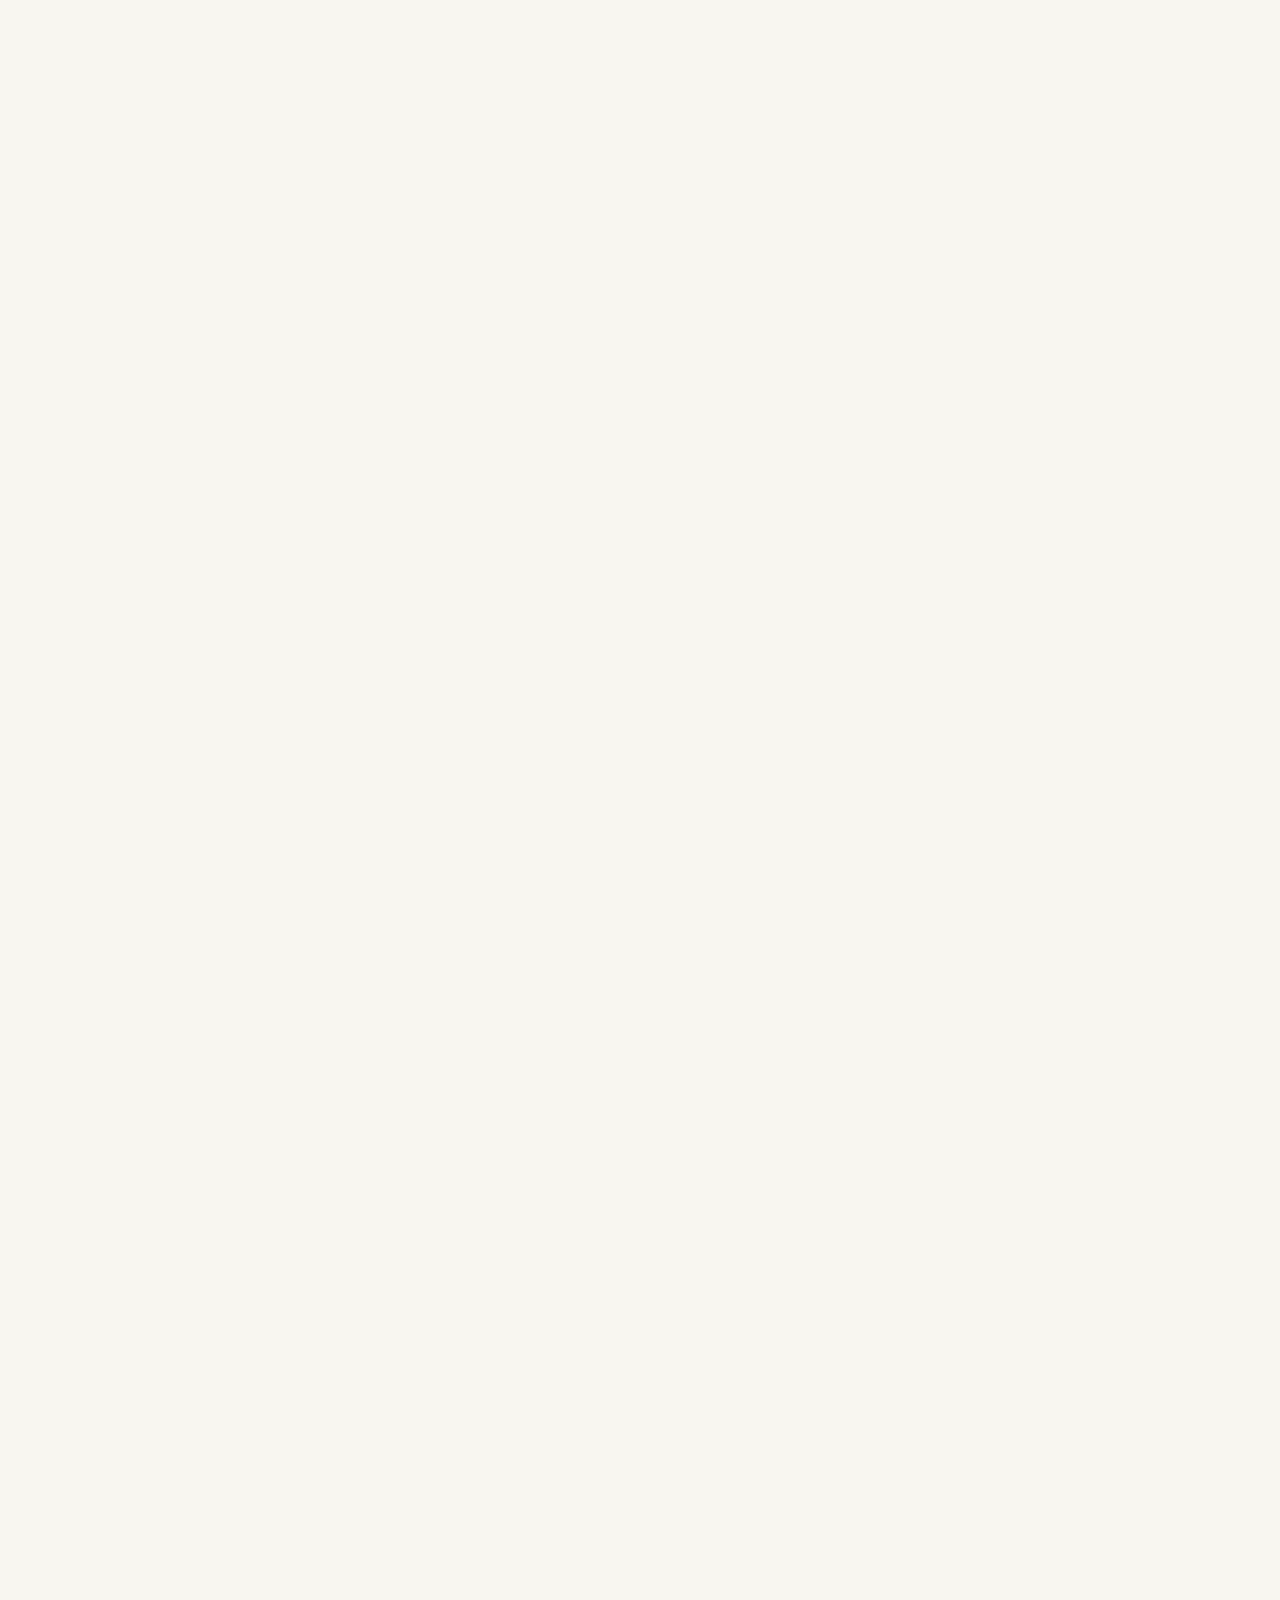
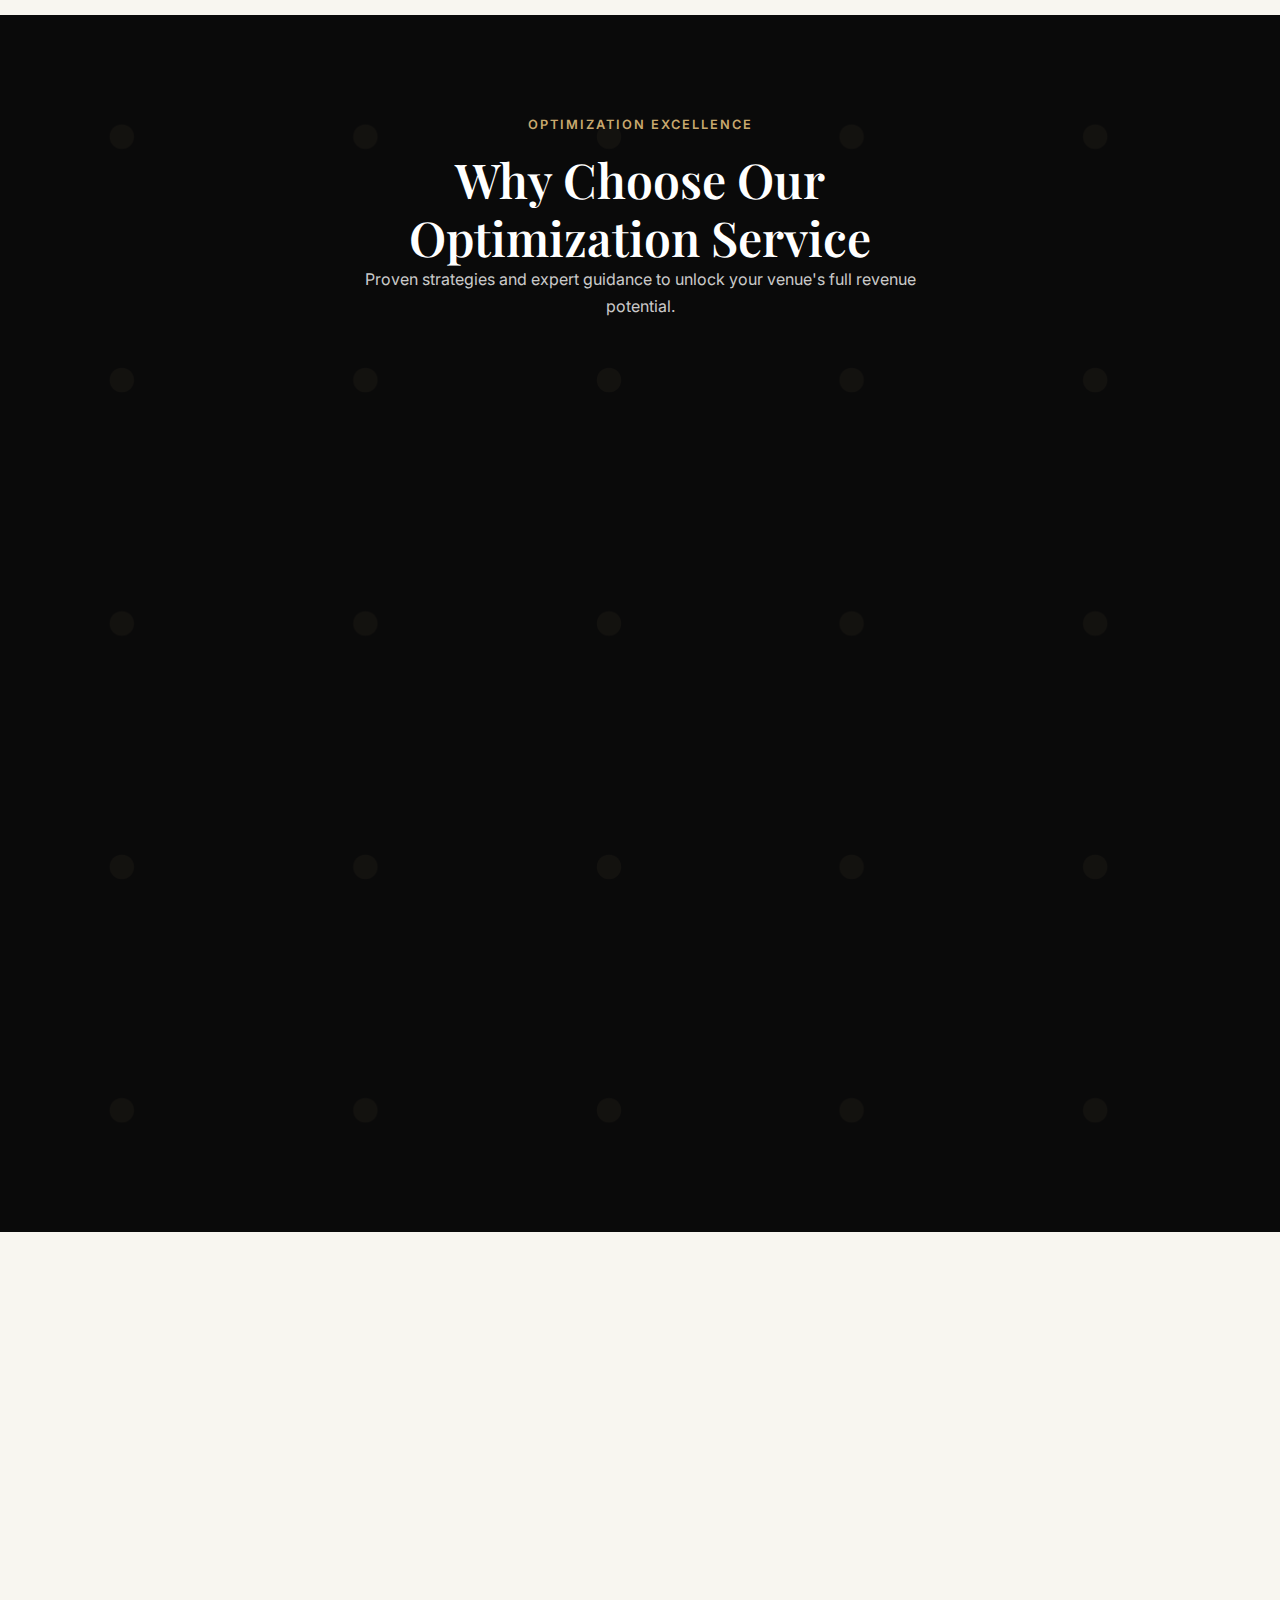
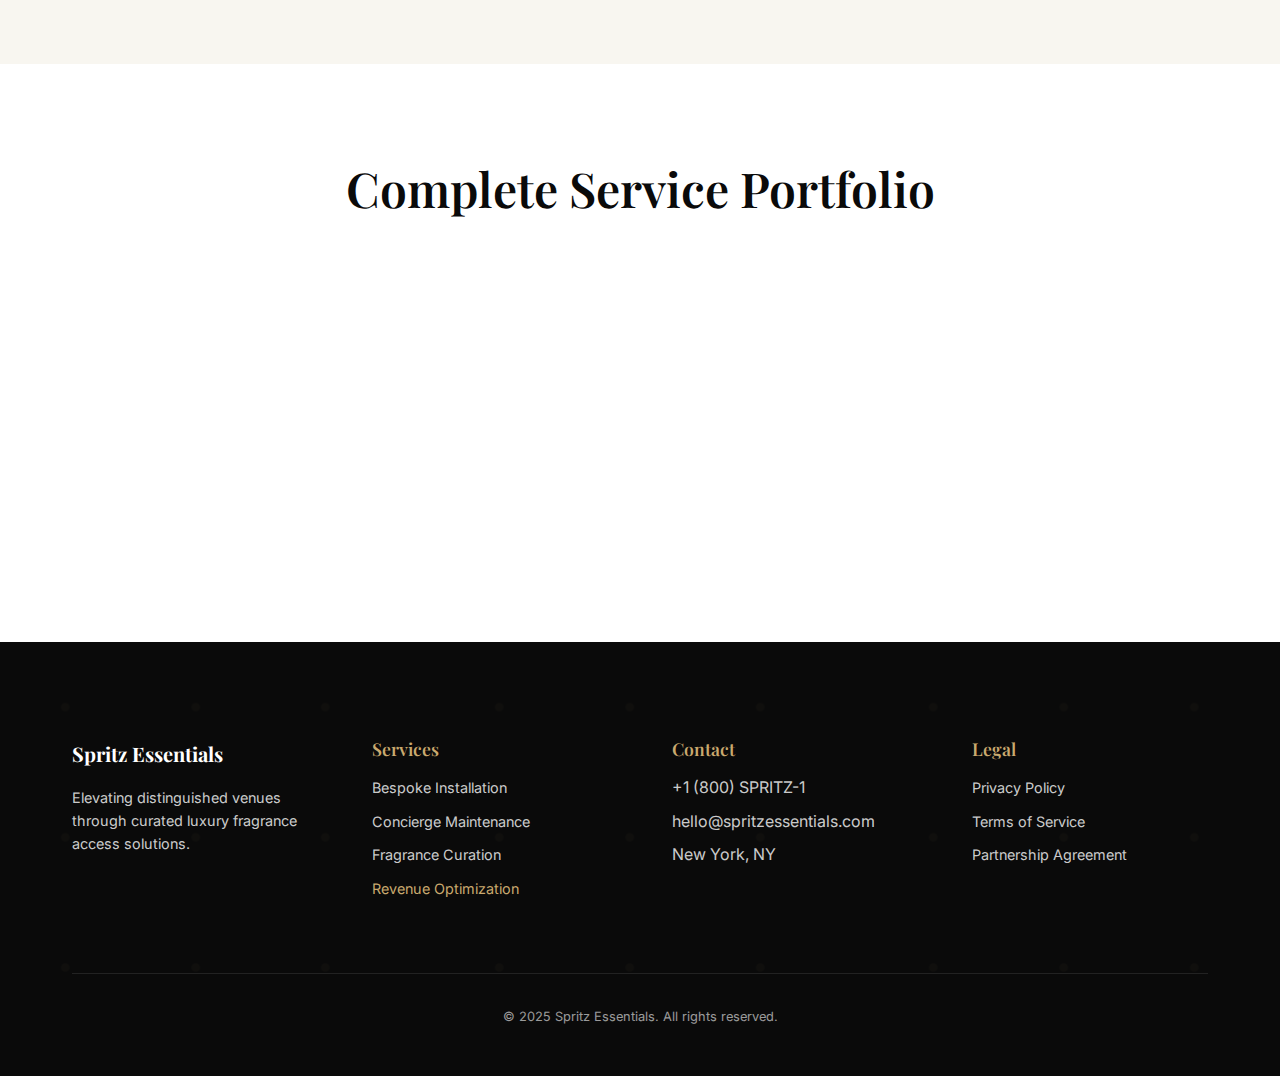
<file: Services/revenue-optimization.html>
<!DOCTYPE html>
<html lang="en">
<head>
    <meta charset="UTF-8">
    <meta name="viewport" content="width=device-width, initial-scale=1.0">
    <title>Revenue Optimization - Spritz Essentials</title>
    
    <!-- External Fonts & Icons -->
    <link href="https://fonts.googleapis.com/css2?family=Playfair+Display:wght@400;500;600;700&family=Inter:wght@300;400;500;600&display=swap" rel="stylesheet">
    <link href="https://cdnjs.cloudflare.com/ajax/libs/font-awesome/6.0.0/css/all.min.css" rel="stylesheet">
    
    <!-- Local Stylesheets -->
    <link rel="stylesheet" href="services.css">
</head>
<body>
    <!-- Navigation -->
    <nav class="navbar">
        <div class="nav-container">
            <ul class="nav-left">
                <li><a href="../index.html#heritage">Heritage</a></li>
            </ul>
            
            <div class="nav-brand">
                <span>Spritz Essentials</span>
            </div>
            
            <ul class="nav-right">
                <li><a href="../partnerships.html">Partnership</a></li>
            </ul>
            
            <div class="nav-toggle">
                <span></span>
                <span></span>
                <span></span>
            </div>
        </div>
    </nav>

    <!-- Page Header -->
    <section class="page-header">
        <div class="container">
            <div class="service-badge">
                <i class="fas fa-chart-line"></i>
                <span>Premium Service</span>
            </div>
            <h1>Revenue Optimization</h1>
            <p>Strategic optimization services designed to maximize your fragrance vending revenue while enhancing guest satisfaction and operational efficiency.</p>
        </div>
    </section>

    <!-- Service Overview -->
    <section class="service-overview">
        <div class="container">
            <div class="overview-grid">
                <div class="overview-content">
                    <div class="section-label">Strategic Growth</div>
                    <h2>Maximize Your Potential</h2>
                    <p>Our revenue optimization service leverages advanced analytics, market intelligence, and hospitality expertise to unlock the full revenue potential of your fragrance vending investment while maintaining the luxury experience your guests expect.</p>
                    <p>Through continuous monitoring, strategic adjustments, and data-driven insights, we ensure your fragrance offering delivers exceptional financial returns while reinforcing your venue's position as a destination of distinction.</p>
                    
                    <div class="key-features">
                        <div class="feature-item">
                            <i class="fas fa-chart-bar"></i>
                            <span>Performance Analytics</span>
                        </div>
                        <div class="feature-item">
                            <i class="fas fa-dollar-sign"></i>
                            <span>Pricing Strategy</span>
                        </div>
                        <div class="feature-item">
                            <i class="fas fa-bullseye"></i>
                            <span>Placement Optimization</span>
                        </div>
                        <div class="feature-item">
                            <i class="fas fa-rocket"></i>
                            <span>Growth Strategies</span>
                        </div>
                    </div>
                </div>
                
                <div class="overview-visual">
                    <div class="visual-placeholder">
                        <i class="fas fa-chart-line"></i>
                        <p>Strategic Revenue Growth</p>
                    </div>
                </div>
            </div>
        </div>
    </section>

    <!-- Process Steps -->
    <section class="process-section">
        <div class="container">
            <div class="section-header">
                <div class="section-label">Optimization Process</div>
                <h2>Data-Driven Revenue Growth</h2>
                <p>Our systematic approach identifies opportunities and implements strategies to maximize your revenue potential.</p>
            </div>
            
            <div class="process-steps">
                <div class="step-item">
                    <div class="step-number">01</div>
                    <div class="step-content">
                        <h3>Performance Analysis</h3>
                        <p>Comprehensive analysis of current performance metrics, guest behavior patterns, and revenue streams to establish baseline and identify optimization opportunities.</p>
                        <ul>
                            <li>Sales performance and trend analysis</li>
                            <li>Guest usage pattern identification</li>
                            <li>Peak time and seasonal variation mapping</li>
                            <li>Competitive benchmarking and market analysis</li>
                        </ul>
                    </div>
                </div>
                
                <div class="step-item">
                    <div class="step-number">02</div>
                    <div class="step-content">
                        <h3>Strategic Planning</h3>
                        <p>Development of customized optimization strategies based on your venue's unique characteristics, guest demographics, and revenue goals.</p>
                        <ul>
                            <li>Pricing strategy development and testing</li>
                            <li>Product mix optimization recommendations</li>
                            <li>Placement and visibility enhancement plans</li>
                            <li>Promotional strategy and campaign planning</li>
                        </ul>
                    </div>
                </div>
                
                <div class="step-item">
                    <div class="step-number">03</div>
                    <div class="step-content">
                        <h3>Implementation</h3>
                        <p>Systematic implementation of optimization strategies with careful monitoring and adjustment to ensure maximum effectiveness and guest satisfaction.</p>
                        <ul>
                            <li>Phased rollout of optimization initiatives</li>
                            <li>A/B testing of pricing and placement strategies</li>
                            <li>Staff training and operational procedure updates</li>
                            <li>Guest feedback integration and response</li>
                        </ul>
                    </div>
                </div>
                
                <div class="step-item">
                    <div class="step-number">04</div>
                    <div class="step-content">
                        <h3>Continuous Refinement</h3>
                        <p>Ongoing monitoring, analysis, and refinement to ensure sustained revenue growth and adaptation to changing market conditions and guest preferences.</p>
                        <ul>
                            <li>Monthly performance reviews and adjustments</li>
                            <li>Seasonal optimization and trend adaptation</li>
                            <li>New opportunity identification and testing</li>
                            <li>Long-term strategic planning and forecasting</li>
                        </ul>
                    </div>
                </div>
            </div>
        </div>
    </section>

    <!-- Features & Benefits -->
    <section class="features-section">
        <div class="container">
            <div class="section-header light">
                <div class="section-label">Optimization Excellence</div>
                <h2>Why Choose Our Optimization Service</h2>
                <p>Proven strategies and expert guidance to unlock your venue's full revenue potential.</p>
            </div>
            
            <div class="features-grid">
                <div class="feature-card">
                    <div class="feature-icon">
                        <i class="fas fa-brain"></i>
                    </div>
                    <h3>Advanced Analytics</h3>
                    <p>Sophisticated data analysis and machine learning algorithms identify patterns and opportunities invisible to traditional approaches.</p>
                </div>
                
                <div class="feature-card">
                    <div class="feature-icon">
                        <i class="fas fa-trophy"></i>
                    </div>
                    <h3>Proven Results</h3>
                    <p>Track record of delivering 20-40% revenue increases for partner venues through strategic optimization and continuous refinement.</p>
                </div>
                
                <div class="feature-card">
                    <div class="feature-icon">
                        <i class="fas fa-balance-scale"></i>
                    </div>
                    <h3>Balanced Approach</h3>
                    <p>Optimization strategies that maximize revenue while maintaining the luxury experience and guest satisfaction your venue is known for.</p>
                </div>
                
                <div class="feature-card">
                    <div class="feature-icon">
                        <i class="fas fa-cog"></i>
                    </div>
                    <h3>Seamless Integration</h3>
                    <p>Optimization implementations that work within your existing operations without disrupting guest experience or venue atmosphere.</p>
                </div>
            </div>
        </div>
    </section>

    <!-- CTA Section -->
    <section class="cta-section">
        <div class="container">
            <div class="cta-content">
                <h2>Unlock Your Revenue Potential</h2>
                <p>Discover how strategic optimization can significantly increase your fragrance vending revenue while enhancing your guests' luxury experience.</p>
                <div class="cta-buttons">
                    <a href="../partnerships.html" class="cta-primary">Optimize Revenue</a>
                    <a href="../index.html#inquiries" class="cta-secondary">Learn More</a>
                </div>
            </div>
        </div>
    </section>

    <!-- Related Services -->
    <section class="related-services">
        <div class="container">
            <h2>Complete Service Portfolio</h2>
            <div class="services-grid">
                <a href="bespoke-installation.html" class="service-card">
                    <div class="service-icon">
                        <i class="fas fa-tools"></i>
                    </div>
                    <h3>Bespoke Installation</h3>
                    <p>Custom installation solutions designed specifically for your venue's unique requirements.</p>
                </a>
                
                <a href="concierge-maintenance.html" class="service-card">
                    <div class="service-icon">
                        <i class="fas fa-cogs"></i>
                    </div>
                    <h3>Concierge Maintenance</h3>
                    <p>Comprehensive maintenance and support services to ensure optimal performance.</p>
                </a>
                
                <a href="fragrance-curation.html" class="service-card">
                    <div class="service-icon">
                        <i class="fas fa-vial"></i>
                    </div>
                    <h3>Fragrance Curation</h3>
                    <p>Expert curation of premium fragrance collections tailored to your clientele.</p>
                </a>
            </div>
        </div>
    </section>

    <!-- Footer -->
    <footer class="footer">
        <div class="container">
            <div class="footer-grid">
                <div class="footer-section">
                    <div class="footer-brand">
                        <span>Spritz Essentials</span>
                    </div>
                    <p>Elevating distinguished venues through curated luxury fragrance access solutions.</p>
                </div>
                
                <div class="footer-section">
                    <h3>Services</h3>
                    <ul>
                        <li><a href="bespoke-installation.html">Bespoke Installation</a></li>
                        <li><a href="concierge-maintenance.html">Concierge Maintenance</a></li>
                        <li><a href="fragrance-curation.html">Fragrance Curation</a></li>
                        <li><a href="revenue-optimization.html" class="active">Revenue Optimization</a></li>
                    </ul>
                </div>
                
                <div class="footer-section">
                    <h3>Contact</h3>
                    <ul>
                        <li>+1 (800) SPRITZ-1</li>
                        <li>hello@spritzessentials.com</li>
                        <li>New York, NY</li>
                    </ul>
                </div>
                
                <div class="footer-section">
                    <h3>Legal</h3>
                    <ul>
                        <li><a href="../privacy-policy.html">Privacy Policy</a></li>
                        <li><a href="../terms-of-service.html">Terms of Service</a></li>
                        <li><a href="../partnership-agreement.html">Partnership Agreement</a></li>
                    </ul>
                </div>
            </div>
            
            <div class="footer-bottom">
                <p>&copy; 2025 Spritz Essentials. All rights reserved.</p>
            </div>
        </div>
    </footer>

    <!-- JavaScript -->
    <script src="services.js"></script>
</body>
</html>
</file>
<file: styles.css>
/* ===== CSS RESET & ROOT VARIABLES ===== */
* {
    margin: 0;
    padding: 0;
    box-sizing: border-box;
}

:root {
    /* Creed-inspired Color Palette */
    --color-black: #0a0a0a;
    --color-gold: #c9a96e;
    --color-cream: #f8f6f0;
    --color-white: #ffffff;
    --color-gray-dark: #2c2c2c;
    --color-gray-light: #f5f5f5;
    --color-text: #333333;
    --color-text-light: #666666;
    --color-accent: rgba(201, 169, 110, 0.1);
    
    /* Typography */
    --font-primary: 'Inter', sans-serif;
    --font-display: 'Playfair Display', serif;
    
    /* Spacing */
    --spacing-xs: 0.5rem;
    --spacing-sm: 1rem;
    --spacing-md: 2rem;
    --spacing-lg: 4rem;
    --spacing-xl: 6rem;
    
    /* Transitions */
    --transition-fast: 0.2s ease;
    --transition-smooth: 0.3s cubic-bezier(0.4, 0, 0.2, 1);
    --transition-slow: 0.5s cubic-bezier(0.4, 0, 0.2, 1);
    
    /* Shadows */
    --shadow-light: 0 2px 10px rgba(0, 0, 0, 0.1);
    --shadow-medium: 0 4px 20px rgba(0, 0, 0, 0.15);
    --shadow-heavy: 0 10px 40px rgba(0, 0, 0, 0.2);
}

/* ===== BASE STYLES ===== */
html {
    scroll-behavior: smooth;
    font-size: 16px;
}

body {
    font-family: var(--font-primary);
    line-height: 1.6;
    color: var(--color-text);
    background-color: var(--color-white);
    overflow-x: hidden;
}

.container {
    max-width: 1200px;
    margin: 0 auto;
    padding: 0 2rem;
}

/* ===== TYPOGRAPHY ===== */
h1, h2, h3, h4, h5, h6 {
    font-family: var(--font-display);
    font-weight: 600;
    line-height: 1.2;
    color: var(--color-black);
}

h1 { font-size: clamp(2.5rem, 5vw, 4.5rem); }
h2 { font-size: clamp(2rem, 4vw, 3rem); }
h3 { font-size: 1.5rem; }

p {
    margin-bottom: 1rem;
    line-height: 1.7;
    color: var(--color-text-light);
}

/* ===== NAVIGATION (FIXED) ===== */
.navbar {
    position: fixed;
    top: 0;
    width: 100%;
    background: rgba(10, 10, 10, 0.95);
    backdrop-filter: blur(20px);
    z-index: 1000;
    padding: 1rem 0;
    transition: var(--transition-smooth);
}

.nav-container {
    max-width: 1200px;
    margin: 0 auto;
    padding: 0 2rem;
    display: flex;
    justify-content: space-between;
    align-items: center;
    position: relative;
}

.nav-brand {
    display: flex;
    align-items: center;
    gap: 0.75rem;
    font-family: var(--font-display);
    font-size: 1.8rem;
    font-weight: 700;
    color: var(--color-white);
    text-decoration: none;
    position: absolute;
    left: 50%;
    transform: translateX(-50%);
    z-index: 10;
}

.nav-brand i {
    color: var(--color-gold);
    font-size: 1.5rem;
}

/* Fixed navigation lists styling */
.nav-left,
.nav-right {
    display: flex;
    list-style: none;
    gap: 3rem;
    margin: 0;
    padding: 0;
}

.nav-left {
    margin-right: auto;
}

.nav-right {
    margin-left: auto;
}

/* Fixed navigation links styling */
.nav-left a,
.nav-right a {
    color: var(--color-white);
    text-decoration: none;
    font-weight: 500;
    font-size: 0.9rem;
    text-transform: uppercase;
    letter-spacing: 0.5px;
    position: relative;
    transition: var(--transition-smooth);
    padding: 0.5rem 0;
}

.nav-left a:hover,
.nav-right a:hover {
    color: var(--color-gold);
}

/* Fixed hover underline effect */
.nav-left a::after,
.nav-right a::after {
    content: '';
    position: absolute;
    bottom: 0;
    left: 0;
    width: 0;
    height: 2px;
    background: var(--color-gold);
    transition: var(--transition-smooth);
}

.nav-left a:hover::after,
.nav-right a:hover::after {
    width: 100%;
}

.nav-toggle {
    display: none;
    flex-direction: column;
    cursor: pointer;
    gap: 4px;
    z-index: 11;
}

.nav-toggle span {
    width: 25px;
    height: 2px;
    background: var(--color-white);
    transition: var(--transition-smooth);
}

/* ===== HERO SECTION ===== */
.hero {
    height: 100vh;
    background: linear-gradient(rgba(0, 0, 0, 0.5), rgba(0, 0, 0, 0.7)),
                url('data:image/svg+xml,<svg xmlns="http://www.w3.org/2000/svg" viewBox="0 0 1920 1080"><rect fill="%23000000"/></svg>');
    background-size: cover;
    background-position: center;
    background-attachment: fixed;
    display: flex;
    align-items: center;
    justify-content: center;
    text-align: center;
    color: var(--color-white);
    position: relative;
}

.hero-content {
    max-width: 800px;
    padding: 0 2rem;
}

.hero-badge {
    display: inline-block;
    background: var(--color-accent);
    border: 1px solid var(--color-gold);
    color: var(--color-gold);
    padding: 0.5rem 1.5rem;
    font-size: 0.8rem;
    text-transform: uppercase;
    letter-spacing: 2px;
    margin-bottom: 2rem;
    backdrop-filter: blur(10px);
}

.hero-title {
    font-size: clamp(3rem, 6vw, 5rem);
    font-weight: 600;
    margin-bottom: 1.5rem;
    color: var(--color-white);
    text-shadow: 0 2px 4px rgba(0, 0, 0, 0.3);
}

.hero-subtitle {
    font-size: 1.25rem;
    font-weight: 300;
    margin-bottom: 3rem;
    color: rgba(255, 255, 255, 0.9);
    max-width: 600px;
    margin-left: auto;
    margin-right: auto;
}

.cta-primary {
    display: inline-block;
    background: transparent;
    color: var(--color-gold);
    border: 2px solid var(--color-gold);
    padding: 1rem 2.5rem;
    text-decoration: none;
    font-weight: 600;
    font-size: 0.9rem;
    text-transform: uppercase;
    letter-spacing: 1px;
    transition: var(--transition-smooth);
    position: relative;
    overflow: hidden;
}

.cta-primary::before {
    content: '';
    position: absolute;
    top: 0;
    left: -100%;
    width: 100%;
    height: 100%;
    background: var(--color-gold);
    transition: var(--transition-smooth);
    z-index: -1;
}

.cta-primary:hover::before {
    left: 0;
}

.cta-primary:hover {
    color: var(--color-black);
    transform: translateY(-2px);
}

.hero-scroll {
    position: absolute;
    bottom: 2rem;
    left: 50%;
    transform: translateX(-50%);
    display: flex;
    flex-direction: column;
    align-items: center;
    gap: 0.5rem;
    color: var(--color-gold);
    font-size: 0.8rem;
    text-transform: uppercase;
    letter-spacing: 1px;
    animation: bounce 2s infinite;
}

@keyframes bounce {
    0%, 20%, 50%, 80%, 100% { transform: translateX(-50%) translateY(0); }
    40% { transform: translateX(-50%) translateY(-10px); }
    60% { transform: translateX(-50%) translateY(-5px); }
}

/* ===== SECTION STYLES ===== */
.section-header {
    text-align: center;
    margin-bottom: var(--spacing-lg);
    max-width: 600px;
    margin-left: auto;
    margin-right: auto;
}

.section-label {
    display: inline-block;
    color: var(--color-gold);
    font-size: 0.8rem;
    text-transform: uppercase;
    letter-spacing: 2px;
    font-weight: 600;
    margin-bottom: 1rem;
}

.section-header.light .section-label {
    color: var(--color-gold);
}

.section-header.light h2 {
    color: var(--color-white);
}

.section-header.light p {
    color: rgba(255, 255, 255, 0.8);
}

/* ===== HERITAGE SECTION ===== */
.heritage {
    padding: var(--spacing-xl) 0;
    background: var(--color-cream);
}

.heritage-grid {
    display: grid;
    grid-template-columns: 1fr 1fr;
    gap: var(--spacing-xl);
    align-items: center;
}

.heritage-content h2 {
    margin-bottom: var(--spacing-md);
}

.heritage-stats {
    display: flex;
    gap: var(--spacing-lg);
    margin-top: var(--spacing-md);
}

.stat {
    display: flex;
    flex-direction: column;
}

.stat-number {
    font-family: var(--font-display);
    font-size: 2.5rem;
    font-weight: 700;
    color: var(--color-gold);
    line-height: 1;
}

.stat-label {
    font-size: 0.9rem;
    color: var(--color-text-light);
    text-transform: uppercase;
    letter-spacing: 0.5px;
}

.heritage-visual {
    display: flex;
    justify-content: center;
    align-items: center;
    height: 500px;
}

.machine-display {
    width: 250px;
    height: 400px;
    background: linear-gradient(135deg, var(--color-gray-dark), var(--color-black));
    border-radius: 20px;
    position: relative;
    box-shadow: var(--shadow-heavy);
    transition: var(--transition-smooth);
}

.machine-display:hover {
    transform: translateY(-10px);
}

.machine-display::before {
    content: '';
    position: absolute;
    top: 20px;
    left: 20px;
    right: 20px;
    height: 150px;
    background: var(--color-gold);
    border-radius: 10px;
    opacity: 0.9;
}

.machine-display::after {
    content: 'SPRITZ\AESSENTIALS';
    white-space: pre;
    position: absolute;
    top: 50%;
    left: 50%;
    transform: translate(-50%, -50%);
    color: var(--color-white);
    font-family: var(--font-display);
    font-weight: 600;
    font-size: 1rem;
    text-align: center;
    letter-spacing: 1px;
}

/* ===== EXPERIENCE SECTION ===== */
.experience {
    padding: var(--spacing-xl) 0;
    background: var(--color-white);
}

.experience-steps {
    display: grid;
    grid-template-columns: repeat(3, 1fr);
    gap: var(--spacing-lg);
}

.step {
    text-align: center;
    padding: var(--spacing-md);
    transition: var(--transition-smooth);
}

.step:hover {
    transform: translateY(-10px);
}

.step-icon {
    width: 80px;
    height: 80px;
    background: var(--color-black);
    border-radius: 50%;
    display: flex;
    align-items: center;
    justify-content: center;
    margin: 0 auto var(--spacing-md);
    transition: var(--transition-smooth);
    box-shadow: var(--shadow-medium);
}

.step:hover .step-icon {
    background: var(--color-gold);
    transform: scale(1.1);
}

.step-number {
    font-family: var(--font-display);
    font-size: 1.5rem;
    font-weight: 600;
    color: var(--color-gold);
}

.step:hover .step-number {
    color: var(--color-black);
}

.step h3 {
    margin-bottom: 1rem;
    color: var(--color-black);
}

/* ===== BENEFITS SECTION ===== */
.benefits {
    padding: var(--spacing-xl) 0;
    background: var(--color-black);
    position: relative;
}

.benefits::before {
    content: '';
    position: absolute;
    top: 0;
    left: 0;
    right: 0;
    bottom: 0;
    background: url('data:image/svg+xml,<svg xmlns="http://www.w3.org/2000/svg" viewBox="0 0 100 100"><defs><pattern id="dots" width="20" height="20" patternUnits="userSpaceOnUse"><circle cx="10" cy="10" r="1" fill="%23c9a96e" opacity="0.1"/></pattern></defs><rect width="100" height="100" fill="url(%23dots)"/></svg>');
    opacity: 0.5;
}

.benefits .container {
    position: relative;
    z-index: 2;
}

.benefits-grid {
    display: grid;
    grid-template-columns: repeat(2, 1fr);
    gap: var(--spacing-lg);
}

.benefit-card {
    padding: var(--spacing-lg);
    background: rgba(201, 169, 110, 0.05);
    border: 1px solid rgba(201, 169, 110, 0.2);
    border-radius: 8px;
    transition: var(--transition-smooth);
    backdrop-filter: blur(10px);
}

.benefit-card:hover {
    background: rgba(201, 169, 110, 0.1);
    border-color: var(--color-gold);
    transform: translateY(-5px);
    box-shadow: var(--shadow-heavy);
}

.benefit-icon {
    width: 60px;
    height: 60px;
    background: var(--color-gold);
    border-radius: 50%;
    display: flex;
    align-items: center;
    justify-content: center;
    margin-bottom: var(--spacing-md);
    font-size: 1.5rem;
    color: var(--color-black);
    transition: var(--transition-smooth);
}

.benefit-card:hover .benefit-icon {
    transform: scale(1.1) rotate(5deg);
}

.benefit-card h3 {
    color: var(--color-white);
    margin-bottom: 1rem;
    font-size: 1.25rem;
}

.benefit-card p {
    color: rgba(255, 255, 255, 0.8);
    line-height: 1.7;
}

/* ===== COLLECTIONS SECTION ===== */
.collections {
    padding: var(--spacing-xl) 0;
    background: var(--color-cream);
}

.collections-grid {
    display: grid;
    grid-template-columns: repeat(4, 1fr);
    gap: var(--spacing-md);
}

.collection-item {
    background: var(--color-white);
    padding: var(--spacing-lg);
    border-radius: 8px;
    text-align: center;
    transition: var(--transition-smooth);
    border: 1px solid rgba(0, 0, 0, 0.1);
    box-shadow: var(--shadow-light);
}

.collection-item:hover {
    transform: translateY(-10px);
    box-shadow: var(--shadow-medium);
    border-color: var(--color-gold);
}

.collection-icon {
    width: 60px;
    height: 60px;
    background: var(--color-gold);
    border-radius: 50%;
    display: flex;
    align-items: center;
    justify-content: center;
    margin: 0 auto var(--spacing-md);
    font-size: 1.5rem;
    color: var(--color-black);
    transition: var(--transition-smooth);
}

.collection-item:hover .collection-icon {
    transform: scale(1.1);
}

.collection-item h3 {
    margin-bottom: 1rem;
    color: var(--color-black);
    font-size: 1.1rem;
}

.collection-item p {
    font-size: 0.9rem;
    line-height: 1.6;
}

/* ===== PARTNERSHIP SECTION ===== */
.partnership {
    padding: var(--spacing-xl) 0;
    background: var(--color-white);
}

.partnership-grid {
    display: grid;
    grid-template-columns: 1fr 1fr;
    gap: var(--spacing-xl);
    align-items: start;
}

.partnership-info h2 {
    margin-bottom: var(--spacing-md);
}

.contact-details {
    margin-top: var(--spacing-lg);
}

.contact-item {
    display: flex;
    align-items: center;
    gap: 1rem;
    margin-bottom: var(--spacing-md);
    transition: var(--transition-smooth);
}

.contact-item:hover {
    transform: translateX(10px);
}

.contact-icon {
    width: 50px;
    height: 50px;
    background: var(--color-gold);
    border-radius: 50%;
    display: flex;
    align-items: center;
    justify-content: center;
    font-size: 1.1rem;
    color: var(--color-black);
    transition: var(--transition-smooth);
    flex-shrink: 0;
}

.contact-item:hover .contact-icon {
    background: var(--color-black);
    color: var(--color-gold);
    transform: scale(1.1);
}

.contact-info {
    display: flex;
    flex-direction: column;
}

.contact-label {
    font-size: 0.8rem;
    color: var(--color-text-light);
    text-transform: uppercase;
    letter-spacing: 0.5px;
    font-weight: 600;
}

.contact-value {
    font-size: 1rem;
    color: var(--color-black);
    font-weight: 500;
}

/* ===== FORM STYLES ===== */
.partnership-form {
    background: var(--color-gray-light);
    padding: var(--spacing-lg);
    border-radius: 8px;
    box-shadow: var(--shadow-medium);
}

.form-group {
    margin-bottom: var(--spacing-md);
}

.form-group label {
    display: block;
    font-weight: 600;
    color: var(--color-black);
    margin-bottom: 0.5rem;
    font-size: 0.9rem;
    text-transform: uppercase;
    letter-spacing: 0.5px;
}

.form-group input,
.form-group select,
.form-group textarea {
    width: 100%;
    padding: 1rem;
    border: 1px solid rgba(0, 0, 0, 0.2);
    border-radius: 4px;
    background: var(--color-white);
    font-family: var(--font-primary);
    font-size: 1rem;
    transition: var(--transition-smooth);
}

.form-group input:focus,
.form-group select:focus,
.form-group textarea:focus {
    outline: none;
    border-color: var(--color-gold);
    box-shadow: 0 0 0 3px rgba(201, 169, 110, 0.1);
    transform: translateY(-2px);
}

.form-group textarea {
    height: 120px;
    resize: vertical;
}

.btn-submit {
    width: 100%;
    background: var(--color-black);
    color: var(--color-white);
    border: none;
    padding: 1rem 2rem;
    font-size: 0.9rem;
    font-weight: 600;
    text-transform: uppercase;
    letter-spacing: 1px;
    border-radius: 4px;
    cursor: pointer;
    transition: var(--transition-smooth);
    position: relative;
    overflow: hidden;
}

.btn-submit::before {
    content: '';
    position: absolute;
    top: 0;
    left: -100%;
    width: 100%;
    height: 100%;
    background: var(--color-gold);
    transition: var(--transition-smooth);
    z-index: -1;
}

.btn-submit:hover::before {
    left: 0;
}

.btn-submit:hover {
    color: var(--color-black);
    transform: translateY(-2px);
}

.btn-submit:disabled {
    opacity: 0.7;
    cursor: not-allowed;
    transform: none;
}

.form-message {
    padding: 1rem;
    margin-top: 1rem;
    border-radius: 4px;
    font-size: 0.9rem;
}

.form-message.success {
    background: rgba(201, 169, 110, 0.1);
    border: 1px solid var(--color-gold);
    color: var(--color-gold);
}

.form-message.error {
    background: rgba(220, 53, 69, 0.1);
    border: 1px solid #dc3545;
    color: #dc3545;
}

/* ===== FOOTER ===== */
.footer {
    background: var(--color-black);
    color: var(--color-white);
    padding: var(--spacing-xl) 0 var(--spacing-md);
    position: relative;
}

.footer::before {
    content: '';
    position: absolute;
    top: 0;
    left: 0;
    right: 0;
    bottom: 0;
    background: url('data:image/svg+xml,<svg xmlns="http://www.w3.org/2000/svg" viewBox="0 0 100 100"><defs><pattern id="footerdots" width="30" height="30" patternUnits="userSpaceOnUse"><circle cx="15" cy="15" r="1" fill="%23c9a96e" opacity="0.1"/></pattern></defs><rect width="100" height="100" fill="url(%23footerdots)"/></svg>');
    opacity: 0.3;
}

.footer .container {
    position: relative;
    z-index: 2;
}

.footer-grid {
    display: grid;
    grid-template-columns: repeat(4, 1fr);
    gap: var(--spacing-lg);
    margin-bottom: var(--spacing-lg);
}

.footer-brand {
    display: flex;
    align-items: center;
    gap: 0.75rem;
    font-family: var(--font-display);
    font-size: 1.25rem;
    font-weight: 700;
    color: var(--color-white);
    margin-bottom: 1rem;
}

.footer-brand i {
    color: var(--color-gold);
}

.footer-section h3 {
    color: var(--color-gold);
    font-size: 1.1rem;
    margin-bottom: 1rem;
    font-family: var(--font-display);
}

.footer-section ul {
    list-style: none;
}

.footer-section ul li {
    margin-bottom: 0.5rem;
    transition: var(--transition-smooth);
}

.footer-section ul li:hover {
    transform: translateX(5px);
}

.footer-section ul li a {
    color: rgba(255, 255, 255, 0.8);
    text-decoration: none;
    transition: var(--transition-smooth);
    font-size: 0.9rem;
}

.footer-section ul li a:hover {
    color: var(--color-gold);
}

.footer-section p {
    color: rgba(255, 255, 255, 0.8);
    font-size: 0.9rem;
    line-height: 1.6;
}

.footer-bottom {
    border-top: 1px solid rgba(255, 255, 255, 0.1);
    padding-top: var(--spacing-md);
    text-align: center;
}

.footer-bottom p {
    color: rgba(255, 255, 255, 0.6);
    font-size: 0.8rem;
}

/* ===== UTILITY CLASSES ===== */
.text-center { text-align: center; }
.text-left { text-align: left; }
.text-right { text-align: right; }

.mb-0 { margin-bottom: 0; }
.mb-1 { margin-bottom: var(--spacing-xs); }
.mb-2 { margin-bottom: var(--spacing-sm); }
.mb-3 { margin-bottom: var(--spacing-md); }
.mb-4 { margin-bottom: var(--spacing-lg); }

.fade-in {
    opacity: 0;
    transform: translateY(30px);
    transition: opacity 0.6s ease, transform 0.6s ease;
}

.fade-in.visible {
    opacity: 1;
    transform: translateY(0);
}

/* ===== RESPONSIVE DESIGN ===== */
@media (max-width: 1024px) {
    .container {
        padding: 0 1.5rem;
    }
    
    .heritage-grid,
    .partnership-grid {
        grid-template-columns: 1fr;
        gap: var(--spacing-lg);
    }
    
    .experience-steps {
        grid-template-columns: repeat(2, 1fr);
        gap: var(--spacing-md);
    }
    
    .collections-grid {
        grid-template-columns: repeat(2, 1fr);
    }
    
    .benefits-grid {
        grid-template-columns: 1fr;
        gap: var(--spacing-md);
    }
    
    .footer-grid {
        grid-template-columns: repeat(2, 1fr);
    }
}

@media (max-width: 768px) {
    .nav-container {
        justify-content: space-between;
    }
    
    .nav-brand {
        position: static;
        transform: none;
        z-index: auto;
        font-size: 1.6rem;
    }
    
    .nav-left,
    .nav-right {
        position: fixed;
        top: 0;
        left: -100%;
        width: 100%;
        height: 100vh;
        background: rgba(10, 10, 10, 0.98);
        backdrop-filter: blur(20px);
        flex-direction: column;
        justify-content: center;
        align-items: center;
        gap: 2rem;
        transition: var(--transition-smooth);
        z-index: 10;
    }
    
    .nav-left.active,
    .nav-right.active {
        left: 0;
    }
    
    .nav-left a,
    .nav-right a {
        font-size: 1.2rem;
        padding: 1rem;
    }
    
    .nav-toggle {
        display: flex;
    }
    
    .nav-toggle.active span:nth-child(1) {
        transform: rotate(45deg) translate(5px, 5px);
    }
    
    .nav-toggle.active span:nth-child(2) {
        opacity: 0;
    }
    
    .nav-toggle.active span:nth-child(3) {
        transform: rotate(-45deg) translate(7px, -6px);
    }
    
    .hero {
        background-attachment: scroll;
        padding: 0 1rem;
    }
    
    .hero-title {
        font-size: 2.5rem;
    }
    
    .hero-subtitle {
        font-size: 1.1rem;
    }
    
    .experience-steps,
    .collections-grid {
        grid-template-columns: 1fr;
    }
    
    .heritage-stats {
        justify-content: center;
        gap: var(--spacing-md);
    }
    
    .machine-display {
        width: 200px;
        height: 320px;
    }
    
    .footer-grid {
        grid-template-columns: 1fr;
        gap: var(--spacing-md);
    }
}

@media (max-width: 480px) {
    .container {
        padding: 0 1rem;
    }
    
    .hero-title {
        font-size: 2rem;
    }
    
    .hero-subtitle {
        font-size: 1rem;
    }
    
    .section-header h2 {
        font-size: 2rem;
    }
    
    .heritage-stats {
        flex-direction: column;
        align-items: center;
        gap: 1rem;
    }
    
    .stat {
        text-align: center;
    }
    
    .partnership-form {
        padding: var(--spacing-md);
    }
    
    .form-group {
        margin-bottom: 1.5rem;
    }
    
    .contact-item {
        gap: 0.75rem;
    }
    
    .contact-icon {
        width: 40px;
        height: 40px;
        font-size: 1rem;
    }
}

/* ===== ACCESSIBILITY ===== */
@media (prefers-reduced-motion: reduce) {
    *,
    *::before,
    *::after {
        animation-duration: 0.01ms !important;
        animation-iteration-count: 1 !important;
        transition-duration: 0.01ms !important;
        scroll-behavior: auto !important;
    }
    
    .hero {
        background-attachment: scroll;
    }
}

@media (prefers-contrast: high) {
    :root {
        --color-gold: #FFD700;
        --color-text-light: #000000;
    }
}

/* ===== FOCUS STATES ===== */
a:focus,
button:focus,
input:focus,
textarea:focus,
select:focus {
    outline: 2px solid var(--color-gold);
    outline-offset: 2px;
}

/* ===== CUSTOM SCROLLBAR ===== */
::-webkit-scrollbar {
    width: 8px;
}

::-webkit-scrollbar-track {
    background: var(--color-gray-light);
}

::-webkit-scrollbar-thumb {
    background: var(--color-gold);
    border-radius: 4px;
}

::-webkit-scrollbar-thumb:hover {
    background: #B8965A;
}

/* ===== SELECTION ===== */
::selection {
    background: var(--color-gold);
    color: var(--color-black);
}

::-moz-selection {
    background: var(--color-gold);
    color: var(--color-black);
}
</file>
<file: legal-pages.css>
/* ===== CSS RESET & ROOT VARIABLES ===== */
* {
    margin: 0;
    padding: 0;
    box-sizing: border-box;
}

:root {
    /* Creed-inspired Color Palette */
    --color-black: #0a0a0a;
    --color-gold: #c9a96e;
    --color-cream: #f8f6f0;
    --color-white: #ffffff;
    --color-gray-dark: #2c2c2c;
    --color-gray-light: #f5f5f5;
    --color-text: #333333;
    --color-text-light: #666666;
    --color-accent: rgba(201, 169, 110, 0.1);
    
    /* Typography */
    --font-primary: 'Inter', sans-serif;
    --font-display: 'Playfair Display', serif;
    
    /* Spacing */
    --spacing-xs: 0.5rem;
    --spacing-sm: 1rem;
    --spacing-md: 2rem;
    --spacing-lg: 4rem;
    --spacing-xl: 6rem;
    
    /* Transitions */
    --transition-fast: 0.2s ease;
    --transition-smooth: 0.3s cubic-bezier(0.4, 0, 0.2, 1);
    --transition-slow: 0.5s cubic-bezier(0.4, 0, 0.2, 1);
    
    /* Shadows */
    --shadow-light: 0 2px 10px rgba(0, 0, 0, 0.1);
    --shadow-medium: 0 4px 20px rgba(0, 0, 0, 0.15);
    --shadow-heavy: 0 10px 40px rgba(0, 0, 0, 0.2);
}

/* ===== BASE STYLES ===== */
html {
    scroll-behavior: smooth;
    font-size: 16px;
}

body {
    font-family: var(--font-primary);
    line-height: 1.6;
    color: var(--color-text);
    background-color: var(--color-white);
    overflow-x: hidden;
}

.container {
    max-width: 1200px;
    margin: 0 auto;
    padding: 0 2rem;
}

/* ===== TYPOGRAPHY ===== */
h1, h2, h3, h4, h5, h6 {
    font-family: var(--font-display);
    font-weight: 600;
    line-height: 1.2;
    color: var(--color-black);
}

h1 { font-size: clamp(2.5rem, 5vw, 4rem); }
h2 { 
    font-size: clamp(1.8rem, 4vw, 2.5rem);
    margin-bottom: 1.5rem;
    margin-top: 3rem;
}
h3 { 
    font-size: 1.3rem;
    margin-bottom: 1rem;
    margin-top: 2rem;
    color: var(--color-gold);
}

p {
    margin-bottom: 1rem;
    line-height: 1.7;
    color: var(--color-text-light);
}

ul, ol {
    margin-bottom: 1rem;
    padding-left: 2rem;
}

li {
    margin-bottom: 0.5rem;
    line-height: 1.6;
    color: var(--color-text-light);
}

strong {
    color: var(--color-black);
    font-weight: 600;
}

/* ===== NAVIGATION (SHARED) ===== */
.navbar {
    position: fixed;
    top: 0;
    width: 100%;
    background: rgba(10, 10, 10, 0.95);
    backdrop-filter: blur(20px);
    z-index: 1000;
    padding: 1.5rem 0;
    transition: var(--transition-smooth);
}

.nav-container {
    max-width: 1200px;
    margin: 0 auto;
    padding: 0 2rem;
    display: flex;
    justify-content: space-between;
    align-items: center;
    position: relative;
}

.nav-brand {
    display: flex;
    align-items: center;
    gap: 0.75rem;
    font-family: var(--font-display);
    font-size: 2.4rem;
    font-weight: 700;
    color: var(--color-white);
    text-decoration: none;
    position: absolute;
    left: 50%;
    transform: translateX(-50%);
    z-index: 10;
}

.nav-left,
.nav-right {
    display: flex;
    list-style: none;
    gap: 3rem;
    margin: 0;
    padding: 0;
}

.nav-left {
    margin-right: auto;
}

.nav-right {
    margin-left: auto;
}

.nav-left a,
.nav-right a {
    color: var(--color-white);
    text-decoration: none;
    font-weight: 500;
    font-size: 0.9rem;
    text-transform: uppercase;
    letter-spacing: 0.5px;
    position: relative;
    transition: var(--transition-smooth);
    padding: 0.5rem 0;
}

.nav-left a:hover,
.nav-right a:hover {
    color: var(--color-gold);
}

.nav-left a::after,
.nav-right a::after {
    content: '';
    position: absolute;
    bottom: 0;
    left: 0;
    width: 0;
    height: 2px;
    background: var(--color-gold);
    transition: var(--transition-smooth);
}

.nav-left a:hover::after,
.nav-right a:hover::after {
    width: 100%;
}

.nav-toggle {
    display: none;
    flex-direction: column;
    cursor: pointer;
    gap: 4px;
    z-index: 11;
}

.nav-toggle span {
    width: 25px;
    height: 2px;
    background: var(--color-white);
    transition: var(--transition-smooth);
}

/* ===== PAGE HEADER ===== */
.page-header {
    background: linear-gradient(135deg, rgba(0, 0, 0, 0.8), rgba(201, 169, 110, 0.3)),
                linear-gradient(45deg, #0a0a0a 0%, #1a1a1a 50%, #0f0f0f 100%),
                url('data:image/svg+xml,<svg xmlns="http://www.w3.org/2000/svg" viewBox="0 0 100 100"><defs><pattern id="headerpattern" width="20" height="20" patternUnits="userSpaceOnUse"><circle cx="10" cy="10" r="1" fill="%23c9a96e" opacity="0.1"/></pattern></defs><rect width="100" height="100" fill="url(%23headerpattern)"/></svg>');
    background-size: cover, cover, 200px 200px;
    background-position: center, center, 0 0;
    padding: 120px 0 80px;
    text-align: center;
    color: var(--color-white);
    position: relative;
    overflow: hidden;
}

.page-header::before {
    content: '';
    position: absolute;
    top: 0;
    left: 0;
    right: 0;
    bottom: 0;
    background: radial-gradient(ellipse at center, transparent 0%, rgba(0, 0, 0, 0.4) 70%);
    z-index: 1;
}

.page-header .container {
    position: relative;
    z-index: 2;
}

.page-header .section-label {
    display: inline-block;
    background: var(--color-accent);
    border: 1px solid var(--color-gold);
    color: var(--color-gold);
    padding: 0.5rem 1.5rem;
    font-size: 0.8rem;
    text-transform: uppercase;
    letter-spacing: 2px;
    margin-bottom: 2rem;
    backdrop-filter: blur(10px);
}

.page-header h1 {
    color: var(--color-white);
    margin-bottom: 1.5rem;
    text-shadow: 0 2px 4px rgba(0, 0, 0, 0.3);
}

.page-header p {
    font-size: 1.25rem;
    color: rgba(255, 255, 255, 0.9);
    max-width: 800px;
    margin: 0 auto 1rem;
}

.last-updated {
    font-size: 0.9rem;
    color: rgba(255, 255, 255, 0.7);
    font-style: italic;
}

/* ===== LEGAL CONTENT SECTION ===== */
.legal-content {
    padding: var(--spacing-xl) 0;
    background: var(--color-cream);
    min-height: 100vh;
}

.content-wrapper {
    display: grid;
    grid-template-columns: 250px 1fr;
    gap: var(--spacing-lg);
    align-items: start;
}

/* ===== CONTENT NAVIGATION ===== */
.content-nav {
    background: var(--color-white);
    padding: var(--spacing-md);
    border-radius: 8px;
    box-shadow: var(--shadow-light);
    position: sticky;
    top: 120px;
    max-height: calc(100vh - 140px);
    overflow-y: auto;
}

.content-nav h3 {
    color: var(--color-black);
    font-size: 1.1rem;
    margin-bottom: 1rem;
    margin-top: 0;
    padding-bottom: 0.5rem;
    border-bottom: 2px solid var(--color-gold);
}

.content-nav ul {
    list-style: none;
    padding: 0;
    margin: 0;
}

.content-nav li {
    margin-bottom: 0.5rem;
}

.content-nav a {
    color: var(--color-text-light);
    text-decoration: none;
    font-size: 0.9rem;
    display: block;
    padding: 0.5rem 0;
    border-left: 3px solid transparent;
    padding-left: 1rem;
    transition: var(--transition-smooth);
}

.content-nav a:hover {
    color: var(--color-gold);
    border-left-color: var(--color-gold);
    transform: translateX(5px);
}

/* ===== MAIN CONTENT ===== */
.content-main {
    background: var(--color-white);
    padding: var(--spacing-lg);
    border-radius: 12px;
    box-shadow: var(--shadow-medium);
    line-height: 1.7;
}

.intro-section {
    padding: var(--spacing-md);
    background: var(--color-accent);
    border-left: 4px solid var(--color-gold);
    border-radius: 6px;
    margin-bottom: var(--spacing-lg);
}

.intro-section p {
    margin: 0;
    font-size: 1.1rem;
    font-weight: 500;
    color: var(--color-text);
}

.important-notice {
    background: rgba(201, 169, 110, 0.1);
    border: 1px solid var(--color-gold);
    padding: 1rem;
    border-radius: 6px;
    margin: 1.5rem 0;
    color: var(--color-text);
}

.content-section {
    margin-bottom: var(--spacing-lg);
    padding-bottom: var(--spacing-md);
    border-bottom: 1px solid rgba(0, 0, 0, 0.1);
}

.content-section:last-child {
    border-bottom: none;
    margin-bottom: 0;
}

/* ===== CONTACT DETAILS ===== */
.contact-details {
    background: var(--color-gray-light);
    padding: var(--spacing-md);
    border-radius: 8px;
    margin-top: 2rem;
}

.contact-item {
    margin-bottom: 1rem;
    padding: 0.5rem 0;
}

.contact-item:last-child {
    margin-bottom: 0;
}

.contact-item strong {
    display: inline-block;
    min-width: 80px;
    color: var(--color-gold);
}

/* ===== CTA SECTION ===== */
.cta-section {
    background: var(--color-accent);
    padding: var(--spacing-md);
    border-radius: 8px;
    text-align: center;
    margin-top: 2rem;
}

.cta-section h3 {
    color: var(--color-black);
    margin-top: 0;
    margin-bottom: 1rem;
}

.partnership-cta {
    display: inline-block;
    background: var(--color-gold);
    color: var(--color-black);
    padding: 1rem 2rem;
    text-decoration: none;
    font-weight: 600;
    font-size: 0.9rem;
    text-transform: uppercase;
    letter-spacing: 1px;
    border-radius: 4px;
    transition: var(--transition-smooth);
    margin-top: 1rem;
}

.partnership-cta:hover {
    background: var(--color-black);
    color: var(--color-gold);
    transform: translateY(-2px);
    box-shadow: var(--shadow-medium);
}

/* ===== FOOTER (MATCHING MAIN SITE) ===== */
.footer {
    background: var(--color-black);
    color: var(--color-white);
    padding: var(--spacing-xl) 0 var(--spacing-md);
    position: relative;
}

.footer::before {
    content: '';
    position: absolute;
    top: 0;
    left: 0;
    right: 0;
    bottom: 0;
    background: url('data:image/svg+xml,<svg xmlns="http://www.w3.org/2000/svg" viewBox="0 0 100 100"><defs><pattern id="footerdots" width="30" height="30" patternUnits="userSpaceOnUse"><circle cx="15" cy="15" r="1" fill="%23c9a96e" opacity="0.1"/></pattern></defs><rect width="100" height="100" fill="url(%23footerdots)"/></svg>');
    opacity: 0.3;
}

.footer .container {
    position: relative;
    z-index: 2;
}

.footer-grid {
    display: grid;
    grid-template-columns: repeat(4, 1fr);
    gap: var(--spacing-lg);
    margin-bottom: var(--spacing-lg);
    align-items: start;
}

.footer-section {
    /* Reset any inherited spacing */
    margin: 0;
    padding: 0;
}

.footer-brand {
    display: flex;
    align-items: center;
    gap: 0.75rem;
    font-family: var(--font-display);
    font-size: 1.25rem;
    font-weight: 700;
    color: var(--color-white);
    margin-bottom: 1rem;
    margin-top: 0;
}

.footer-brand i {
    color: var(--color-gold);
}

.footer-section h3 {
    color: var(--color-gold) !important;
    font-size: 1.1rem !important;
    margin-bottom: 1rem !important;
    margin-top: 0 !important;
    font-family: var(--font-display) !important;
    line-height: 1.2 !important;
}

.footer-section ul {
    list-style: none !important;
    padding: 0 !important;
    margin: 0 !important;
}

.footer-section ul li {
    margin-bottom: 0.5rem !important;
    margin-top: 0 !important;
    transition: var(--transition-smooth);
    line-height: 1.6 !important;
    color: rgba(255, 255, 255, 0.8) !important;
}

.footer-section ul li:hover {
    transform: translateX(5px);
}

.footer-section ul li a {
    color: rgba(255, 255, 255, 0.8) !important;
    text-decoration: none;
    transition: var(--transition-smooth);
    font-size: 0.9rem !important;
    line-height: 1.6 !important;
}

.footer-section ul li a:hover,
.footer-section ul li a.active {
    color: var(--color-gold) !important;
}

.footer-section p {
    color: rgba(255, 255, 255, 0.8) !important;
    font-size: 0.9rem !important;
    line-height: 1.6 !important;
    margin: 0 !important;
    margin-bottom: 0 !important;
    margin-top: 0 !important;
    padding: 0 !important;
}

.footer-bottom {
    border-top: 1px solid rgba(255, 255, 255, 0.1);
    padding-top: var(--spacing-md);
    text-align: center;
}

.footer-bottom p {
    color: rgba(255, 255, 255, 0.6);
    font-size: 0.8rem;
}

/* ===== RESPONSIVE DESIGN ===== */
@media (max-width: 1024px) {
    .container {
        padding: 0 1.5rem;
    }
    
    .content-wrapper {
        grid-template-columns: 1fr;
        gap: var(--spacing-md);
    }
    
    .content-nav {
        position: static;
        max-height: none;
        order: 2;
        margin-top: var(--spacing-md);
    }
    
    .content-main {
        order: 1;
    }
    
    .footer-grid {
        grid-template-columns: repeat(2, 1fr);
    }
}

@media (max-width: 768px) {
    .nav-container {
        justify-content: space-between;
    }
    
    .nav-brand {
        position: static;
        transform: none;
        z-index: auto;
        font-size: 1.6rem;
    }
    
    .nav-left,
    .nav-right {
        position: fixed;
        top: 0;
        left: -100%;
        width: 100%;
        height: 100vh;
        background: rgba(10, 10, 10, 0.98);
        backdrop-filter: blur(20px);
        flex-direction: column;
        justify-content: center;
        align-items: center;
        gap: 2rem;
        transition: var(--transition-smooth);
        z-index: 10;
    }
    
    .nav-left.active,
    .nav-right.active {
        left: 0;
    }
    
    .nav-left a,
    .nav-right a {
        font-size: 1.2rem;
        padding: 1rem;
    }
    
    .nav-toggle {
        display: flex;
    }
    
    .nav-toggle.active span:nth-child(1) {
        transform: rotate(45deg) translate(5px, 5px);
    }
    
    .nav-toggle.active span:nth-child(2) {
        opacity: 0;
    }
    
    .nav-toggle.active span:nth-child(3) {
        transform: rotate(-45deg) translate(7px, -6px);
    }
    
    .page-header {
        padding: 100px 0 60px;
    }
    
    .page-header h1 {
        font-size: 2.5rem;
    }
    
    .content-main {
        padding: var(--spacing-md);
    }
    
    .footer-grid {
        grid-template-columns: 1fr;
        gap: var(--spacing-md);
    }
}

@media (max-width: 480px) {
    .container {
        padding: 0 1rem;
    }
    
    .page-header h1 {
        font-size: 2rem;
    }
    
    .page-header p {
        font-size: 1rem;
    }
    
    .content-main {
        padding: 1.5rem;
    }
    
    .content-nav {
        padding: 1.5rem;
    }
    
    .intro-section {
        padding: 1.5rem;
    }
}

/* ===== ACCESSIBILITY ===== */
@media (prefers-reduced-motion: reduce) {
    *,
    *::before,
    *::after {
        animation-duration: 0.01ms !important;
        animation-iteration-count: 1 !important;
        transition-duration: 0.01ms !important;
        scroll-behavior: auto !important;
    }
}

/* ===== FOCUS STATES ===== */
a:focus,
button:focus {
    outline: 2px solid var(--color-gold);
    outline-offset: 2px;
}

/* ===== SMOOTH SCROLLING OFFSET ===== */
html {
    scroll-padding-top: 100px;
}

/* ===== PRINT STYLES ===== */
@media print {
    .navbar,
    .footer,
    .content-nav {
        display: none;
    }
    
    .page-header {
        background: none;
        color: var(--color-black);
        padding: 2rem 0;
    }
    
    .content-wrapper {
        grid-template-columns: 1fr;
    }
    
    .content-main {
        box-shadow: none;
        padding: 0;
    }
    
    body {
        font-size: 12pt;
        line-height: 1.4;
    }
    
    h1 { font-size: 24pt; }
    h2 { font-size: 18pt; }
    h3 { font-size: 14pt; }
}
</file>
<file: Legal/legal-pages.css>
/* ===== CSS RESET & ROOT VARIABLES ===== */
* {
    margin: 0;
    padding: 0;
    box-sizing: border-box;
}

:root {
    /* Creed-inspired Color Palette */
    --color-black: #0a0a0a;
    --color-gold: #c9a96e;
    --color-cream: #f8f6f0;
    --color-white: #ffffff;
    --color-gray-dark: #2c2c2c;
    --color-gray-light: #f5f5f5;
    --color-text: #333333;
    --color-text-light: #666666;
    --color-accent: rgba(201, 169, 110, 0.1);
    
    /* Typography */
    --font-primary: 'Inter', sans-serif;
    --font-display: 'Playfair Display', serif;
    
    /* Spacing */
    --spacing-xs: 0.5rem;
    --spacing-sm: 1rem;
    --spacing-md: 2rem;
    --spacing-lg: 4rem;
    --spacing-xl: 6rem;
    
    /* Transitions */
    --transition-fast: 0.2s ease;
    --transition-smooth: 0.3s cubic-bezier(0.4, 0, 0.2, 1);
    --transition-slow: 0.5s cubic-bezier(0.4, 0, 0.2, 1);
    
    /* Shadows */
    --shadow-light: 0 2px 10px rgba(0, 0, 0, 0.1);
    --shadow-medium: 0 4px 20px rgba(0, 0, 0, 0.15);
    --shadow-heavy: 0 10px 40px rgba(0, 0, 0, 0.2);
}

/* ===== BASE STYLES ===== */
html {
    scroll-behavior: smooth;
    font-size: 16px;
}

body {
    font-family: var(--font-primary);
    line-height: 1.6;
    color: var(--color-text);
    background-color: var(--color-white);
    overflow-x: hidden;
}

.container {
    max-width: 1200px;
    margin: 0 auto;
    padding: 0 2rem;
}

/* ===== TYPOGRAPHY ===== */
h1, h2, h3, h4, h5, h6 {
    font-family: var(--font-display);
    font-weight: 600;
    line-height: 1.2;
    color: var(--color-black);
}

h1 { font-size: clamp(2.5rem, 5vw, 4rem); }
h2 { 
    font-size: clamp(1.8rem, 4vw, 2.5rem);
    margin-bottom: 1.5rem;
    margin-top: 3rem;
}
h3 { 
    font-size: 1.3rem;
    margin-bottom: 1rem;
    margin-top: 2rem;
    color: var(--color-gold);
}

p {
    margin-bottom: 1rem;
    line-height: 1.7;
    color: var(--color-text-light);
}

ul, ol {
    margin-bottom: 1rem;
    padding-left: 2rem;
}

li {
    margin-bottom: 0.5rem;
    line-height: 1.6;
    color: var(--color-text-light);
}

strong {
    color: var(--color-black);
    font-weight: 600;
}

/* ===== NAVIGATION (SHARED) ===== */
.navbar {
    position: fixed;
    top: 0;
    width: 100%;
    background: rgba(10, 10, 10, 0.95);
    backdrop-filter: blur(20px);
    z-index: 1000;
    padding: 1.5rem 0;
    transition: var(--transition-smooth);
}

.nav-container {
    max-width: 1200px;
    margin: 0 auto;
    padding: 0 2rem;
    display: flex;
    justify-content: space-between;
    align-items: center;
    position: relative;
}

.nav-brand {
    display: flex;
    align-items: center;
    gap: 0.75rem;
    font-family: var(--font-display);
    font-size: 2.4rem;
    font-weight: 700;
    color: var(--color-white);
    text-decoration: none;
    position: absolute;
    left: 50%;
    transform: translateX(-50%);
    z-index: 10;
}

.nav-left,
.nav-right {
    display: flex;
    list-style: none;
    gap: 3rem;
    margin: 0;
    padding: 0;
}

.nav-left {
    margin-right: auto;
}

.nav-right {
    margin-left: auto;
}

.nav-left a,
.nav-right a {
    color: var(--color-white);
    text-decoration: none;
    font-weight: 500;
    font-size: 0.9rem;
    text-transform: uppercase;
    letter-spacing: 0.5px;
    position: relative;
    transition: var(--transition-smooth);
    padding: 0.5rem 0;
}

.nav-left a:hover,
.nav-right a:hover {
    color: var(--color-gold);
}

.nav-left a::after,
.nav-right a::after {
    content: '';
    position: absolute;
    bottom: 0;
    left: 0;
    width: 0;
    height: 2px;
    background: var(--color-gold);
    transition: var(--transition-smooth);
}

.nav-left a:hover::after,
.nav-right a:hover::after {
    width: 100%;
}

.nav-toggle {
    display: none;
    flex-direction: column;
    cursor: pointer;
    gap: 4px;
    z-index: 11;
}

.nav-toggle span {
    width: 25px;
    height: 2px;
    background: var(--color-white);
    transition: var(--transition-smooth);
}

/* ===== PAGE HEADER ===== */
.page-header {
    background: linear-gradient(135deg, rgba(0, 0, 0, 0.8), rgba(201, 169, 110, 0.3)),
                linear-gradient(45deg, #0a0a0a 0%, #1a1a1a 50%, #0f0f0f 100%),
                url('data:image/svg+xml,<svg xmlns="http://www.w3.org/2000/svg" viewBox="0 0 100 100"><defs><pattern id="headerpattern" width="20" height="20" patternUnits="userSpaceOnUse"><circle cx="10" cy="10" r="1" fill="%23c9a96e" opacity="0.1"/></pattern></defs><rect width="100" height="100" fill="url(%23headerpattern)"/></svg>');
    background-size: cover, cover, 200px 200px;
    background-position: center, center, 0 0;
    padding: 120px 0 80px;
    text-align: center;
    color: var(--color-white);
    position: relative;
    overflow: hidden;
}

.page-header::before {
    content: '';
    position: absolute;
    top: 0;
    left: 0;
    right: 0;
    bottom: 0;
    background: radial-gradient(ellipse at center, transparent 0%, rgba(0, 0, 0, 0.4) 70%);
    z-index: 1;
}

.page-header .container {
    position: relative;
    z-index: 2;
}

.page-header .section-label {
    display: inline-block;
    background: var(--color-accent);
    border: 1px solid var(--color-gold);
    color: var(--color-gold);
    padding: 0.5rem 1.5rem;
    font-size: 0.8rem;
    text-transform: uppercase;
    letter-spacing: 2px;
    margin-bottom: 2rem;
    backdrop-filter: blur(10px);
}

.page-header h1 {
    color: var(--color-white);
    margin-bottom: 1.5rem;
    text-shadow: 0 2px 4px rgba(0, 0, 0, 0.3);
}

.page-header p {
    font-size: 1.25rem;
    color: rgba(255, 255, 255, 0.9);
    max-width: 800px;
    margin: 0 auto 1rem;
}

.last-updated {
    font-size: 0.9rem;
    color: rgba(255, 255, 255, 0.7);
    font-style: italic;
}

/* ===== LEGAL CONTENT SECTION ===== */
.legal-content {
    padding: var(--spacing-xl) 0;
    background: var(--color-cream);
    min-height: 100vh;
}

.content-wrapper {
    display: grid;
    grid-template-columns: 250px 1fr;
    gap: var(--spacing-lg);
    align-items: start;
}

/* ===== CONTENT NAVIGATION ===== */
.content-nav {
    background: var(--color-white);
    padding: var(--spacing-md);
    border-radius: 8px;
    box-shadow: var(--shadow-light);
    position: sticky;
    top: 120px;
    max-height: calc(100vh - 140px);
    overflow-y: auto;
}

.content-nav h3 {
    color: var(--color-black);
    font-size: 1.1rem;
    margin-bottom: 1rem;
    margin-top: 0;
    padding-bottom: 0.5rem;
    border-bottom: 2px solid var(--color-gold);
}

.content-nav ul {
    list-style: none;
    padding: 0;
    margin: 0;
}

.content-nav li {
    margin-bottom: 0.5rem;
}

.content-nav a {
    color: var(--color-text-light);
    text-decoration: none;
    font-size: 0.9rem;
    display: block;
    padding: 0.5rem 0;
    border-left: 3px solid transparent;
    padding-left: 1rem;
    transition: var(--transition-smooth);
}

.content-nav a:hover {
    color: var(--color-gold);
    border-left-color: var(--color-gold);
    transform: translateX(5px);
}

/* ===== MAIN CONTENT ===== */
.content-main {
    background: var(--color-white);
    padding: var(--spacing-lg);
    border-radius: 12px;
    box-shadow: var(--shadow-medium);
    line-height: 1.7;
}

.intro-section {
    padding: var(--spacing-md);
    background: var(--color-accent);
    border-left: 4px solid var(--color-gold);
    border-radius: 6px;
    margin-bottom: var(--spacing-lg);
}

.intro-section p {
    margin: 0;
    font-size: 1.1rem;
    font-weight: 500;
    color: var(--color-text);
}

.important-notice {
    background: rgba(201, 169, 110, 0.1);
    border: 1px solid var(--color-gold);
    padding: 1rem;
    border-radius: 6px;
    margin: 1.5rem 0;
    color: var(--color-text);
}

.content-section {
    margin-bottom: var(--spacing-lg);
    padding-bottom: var(--spacing-md);
    border-bottom: 1px solid rgba(0, 0, 0, 0.1);
}

.content-section:last-child {
    border-bottom: none;
    margin-bottom: 0;
}

/* ===== CONTACT DETAILS ===== */
.contact-details {
    background: var(--color-gray-light);
    padding: var(--spacing-md);
    border-radius: 8px;
    margin-top: 2rem;
}

.contact-item {
    margin-bottom: 1rem;
    padding: 0.5rem 0;
}

.contact-item:last-child {
    margin-bottom: 0;
}

.contact-item strong {
    display: inline-block;
    min-width: 80px;
    color: var(--color-gold);
}

/* ===== CTA SECTION ===== */
.cta-section {
    background: var(--color-accent);
    padding: var(--spacing-md);
    border-radius: 8px;
    text-align: center;
    margin-top: 2rem;
}

.cta-section h3 {
    color: var(--color-black);
    margin-top: 0;
    margin-bottom: 1rem;
}

.partnership-cta {
    display: inline-block;
    background: var(--color-gold);
    color: var(--color-black);
    padding: 1rem 2rem;
    text-decoration: none;
    font-weight: 600;
    font-size: 0.9rem;
    text-transform: uppercase;
    letter-spacing: 1px;
    border-radius: 4px;
    transition: var(--transition-smooth);
    margin-top: 1rem;
}

.partnership-cta:hover {
    background: var(--color-black);
    color: var(--color-gold);
    transform: translateY(-2px);
    box-shadow: var(--shadow-medium);
}

/* ===== FOOTER (MATCHING MAIN SITE) ===== */
.footer {
    background: var(--color-black);
    color: var(--color-white);
    padding: var(--spacing-xl) 0 var(--spacing-md);
    position: relative;
}

.footer::before {
    content: '';
    position: absolute;
    top: 0;
    left: 0;
    right: 0;
    bottom: 0;
    background: url('data:image/svg+xml,<svg xmlns="http://www.w3.org/2000/svg" viewBox="0 0 100 100"><defs><pattern id="footerdots" width="30" height="30" patternUnits="userSpaceOnUse"><circle cx="15" cy="15" r="1" fill="%23c9a96e" opacity="0.1"/></pattern></defs><rect width="100" height="100" fill="url(%23footerdots)"/></svg>');
    opacity: 0.3;
}

.footer .container {
    position: relative;
    z-index: 2;
}

.footer-grid {
    display: grid;
    grid-template-columns: repeat(4, 1fr);
    gap: var(--spacing-lg);
    margin-bottom: var(--spacing-lg);
    align-items: start;
}

.footer-section {
    /* Reset any inherited spacing */
    margin: 0;
    padding: 0;
}

.footer-brand {
    display: flex;
    align-items: center;
    gap: 0.75rem;
    font-family: var(--font-display);
    font-size: 1.25rem;
    font-weight: 700;
    color: var(--color-white);
    margin-bottom: 1rem;
    margin-top: 0;
}

.footer-brand i {
    color: var(--color-gold);
}

.footer-section h3 {
    color: var(--color-gold) !important;
    font-size: 1.1rem !important;
    margin-bottom: 1rem !important;
    margin-top: 0 !important;
    font-family: var(--font-display) !important;
    line-height: 1.2 !important;
}

.footer-section ul {
    list-style: none !important;
    padding: 0 !important;
    margin: 0 !important;
}

.footer-section ul li {
    margin-bottom: 0.5rem !important;
    margin-top: 0 !important;
    transition: var(--transition-smooth);
    line-height: 1.6 !important;
    color: rgba(255, 255, 255, 0.8) !important;
}

.footer-section ul li:hover {
    transform: translateX(5px);
}

.footer-section ul li a {
    color: rgba(255, 255, 255, 0.8) !important;
    text-decoration: none;
    transition: var(--transition-smooth);
    font-size: 0.9rem !important;
    line-height: 1.6 !important;
}

.footer-section ul li a:hover,
.footer-section ul li a.active {
    color: var(--color-gold) !important;
}

.footer-section p {
    color: rgba(255, 255, 255, 0.8) !important;
    font-size: 0.9rem !important;
    line-height: 1.6 !important;
    margin: 0 !important;
    margin-bottom: 0 !important;
    margin-top: 0 !important;
    padding: 0 !important;
}

.footer-bottom {
    border-top: 1px solid rgba(255, 255, 255, 0.1);
    padding-top: var(--spacing-md);
    text-align: center;
}

.footer-bottom p {
    color: rgba(255, 255, 255, 0.6);
    font-size: 0.8rem;
}

/* ===== RESPONSIVE DESIGN ===== */
@media (max-width: 1024px) {
    .container {
        padding: 0 1.5rem;
    }
    
    .content-wrapper {
        grid-template-columns: 1fr;
        gap: var(--spacing-md);
    }
    
    .content-nav {
        position: static;
        max-height: none;
        order: 2;
        margin-top: var(--spacing-md);
    }
    
    .content-main {
        order: 1;
    }
    
    .footer-grid {
        grid-template-columns: repeat(2, 1fr);
    }
}

@media (max-width: 768px) {
    .nav-container {
        justify-content: space-between;
    }
    
    .nav-brand {
        position: static;
        transform: none;
        z-index: auto;
        font-size: 1.6rem;
    }
    
    .nav-left,
    .nav-right {
        position: fixed;
        top: 0;
        left: -100%;
        width: 100%;
        height: 100vh;
        background: rgba(10, 10, 10, 0.98);
        backdrop-filter: blur(20px);
        flex-direction: column;
        justify-content: center;
        align-items: center;
        gap: 2rem;
        transition: var(--transition-smooth);
        z-index: 10;
    }
    
    .nav-left.active,
    .nav-right.active {
        left: 0;
    }
    
    .nav-left a,
    .nav-right a {
        font-size: 1.2rem;
        padding: 1rem;
    }
    
    .nav-toggle {
        display: flex;
    }
    
    .nav-toggle.active span:nth-child(1) {
        transform: rotate(45deg) translate(5px, 5px);
    }
    
    .nav-toggle.active span:nth-child(2) {
        opacity: 0;
    }
    
    .nav-toggle.active span:nth-child(3) {
        transform: rotate(-45deg) translate(7px, -6px);
    }
    
    .page-header {
        padding: 100px 0 60px;
    }
    
    .page-header h1 {
        font-size: 2.5rem;
    }
    
    .content-main {
        padding: var(--spacing-md);
    }
    
    .footer-grid {
        grid-template-columns: 1fr;
        gap: var(--spacing-md);
    }
}

@media (max-width: 480px) {
    .container {
        padding: 0 1rem;
    }
    
    .page-header h1 {
        font-size: 2rem;
    }
    
    .page-header p {
        font-size: 1rem;
    }
    
    .content-main {
        padding: 1.5rem;
    }
    
    .content-nav {
        padding: 1.5rem;
    }
    
    .intro-section {
        padding: 1.5rem;
    }
}

/* ===== ACCESSIBILITY ===== */
@media (prefers-reduced-motion: reduce) {
    *,
    *::before,
    *::after {
        animation-duration: 0.01ms !important;
        animation-iteration-count: 1 !important;
        transition-duration: 0.01ms !important;
        scroll-behavior: auto !important;
    }
}

/* ===== FOCUS STATES ===== */
a:focus,
button:focus {
    outline: 2px solid var(--color-gold);
    outline-offset: 2px;
}

/* ===== SMOOTH SCROLLING OFFSET ===== */
html {
    scroll-padding-top: 100px;
}

/* ===== PRINT STYLES ===== */
@media print {
    .navbar,
    .footer,
    .content-nav {
        display: none;
    }
    
    .page-header {
        background: none;
        color: var(--color-black);
        padding: 2rem 0;
    }
    
    .content-wrapper {
        grid-template-columns: 1fr;
    }
    
    .content-main {
        box-shadow: none;
        padding: 0;
    }
    
    body {
        font-size: 12pt;
        line-height: 1.4;
    }
    
    h1 { font-size: 24pt; }
    h2 { font-size: 18pt; }
    h3 { font-size: 14pt; }
}
</file>
<file: Services/services.css>
/* ===== CSS RESET & ROOT VARIABLES ===== */
* {
    margin: 0;
    padding: 0;
    box-sizing: border-box;
}

:root {
    /* Creed-inspired Color Palette */
    --color-black: #0a0a0a;
    --color-gold: #c9a96e;
    --color-cream: #f8f6f0;
    --color-white: #ffffff;
    --color-gray-dark: #2c2c2c;
    --color-gray-light: #f5f5f5;
    --color-text: #333333;
    --color-text-light: #666666;
    --color-accent: rgba(201, 169, 110, 0.1);
    
    /* Typography */
    --font-primary: 'Inter', sans-serif;
    --font-display: 'Playfair Display', serif;
    
    /* Spacing */
    --spacing-xs: 0.5rem;
    --spacing-sm: 1rem;
    --spacing-md: 2rem;
    --spacing-lg: 4rem;
    --spacing-xl: 6rem;
    
    /* Transitions */
    --transition-fast: 0.2s ease;
    --transition-smooth: 0.3s cubic-bezier(0.4, 0, 0.2, 1);
    --transition-slow: 0.5s cubic-bezier(0.4, 0, 0.2, 1);
    
    /* Shadows */
    --shadow-light: 0 2px 10px rgba(0, 0, 0, 0.1);
    --shadow-medium: 0 4px 20px rgba(0, 0, 0, 0.15);
    --shadow-heavy: 0 10px 40px rgba(0, 0, 0, 0.2);
}

/* ===== BASE STYLES ===== */
html {
    scroll-behavior: smooth;
    font-size: 16px;
}

body {
    font-family: var(--font-primary);
    line-height: 1.6;
    color: var(--color-text);
    background-color: var(--color-white);
    overflow-x: hidden;
}

.container {
    max-width: 1200px;
    margin: 0 auto;
    padding: 0 2rem;
}

/* ===== TYPOGRAPHY ===== */
h1, h2, h3, h4, h5, h6 {
    font-family: var(--font-display);
    font-weight: 600;
    line-height: 1.2;
    color: var(--color-black);
}

h1 { font-size: clamp(2.5rem, 5vw, 4rem); }
h2 { font-size: clamp(2rem, 4vw, 3rem); }
h3 { font-size: 1.5rem; }

p {
    margin-bottom: 1rem;
    line-height: 1.7;
    color: var(--color-text-light);
}

ul {
    margin-bottom: 1rem;
    padding-left: 2rem;
}

li {
    margin-bottom: 0.5rem;
    line-height: 1.6;
    color: var(--color-text-light);
}

/* ===== NAVIGATION (SHARED) ===== */
.navbar {
    position: fixed;
    top: 0;
    width: 100%;
    background: rgba(10, 10, 10, 0.95);
    backdrop-filter: blur(20px);
    z-index: 1000;
    padding: 1.5rem 0;
    transition: var(--transition-smooth);
}

.nav-container {
    max-width: 1200px;
    margin: 0 auto;
    padding: 0 2rem;
    display: flex;
    justify-content: space-between;
    align-items: center;
    position: relative;
}

.nav-brand {
    display: flex;
    align-items: center;
    gap: 0.75rem;
    font-family: var(--font-display);
    font-size: 2.4rem;
    font-weight: 700;
    color: var(--color-white);
    text-decoration: none;
    position: absolute;
    left: 50%;
    transform: translateX(-50%);
    z-index: 10;
}

.nav-left,
.nav-right {
    display: flex;
    list-style: none;
    gap: 3rem;
    margin: 0;
    padding: 0;
}

.nav-left {
    margin-right: auto;
}

.nav-right {
    margin-left: auto;
}

.nav-left a,
.nav-right a {
    color: var(--color-white);
    text-decoration: none;
    font-weight: 500;
    font-size: 0.9rem;
    text-transform: uppercase;
    letter-spacing: 0.5px;
    position: relative;
    transition: var(--transition-smooth);
    padding: 0.5rem 0;
}

.nav-left a:hover,
.nav-right a:hover {
    color: var(--color-gold);
}

.nav-left a::after,
.nav-right a::after {
    content: '';
    position: absolute;
    bottom: 0;
    left: 0;
    width: 0;
    height: 2px;
    background: var(--color-gold);
    transition: var(--transition-smooth);
}

.nav-left a:hover::after,
.nav-right a:hover::after {
    width: 100%;
}

.nav-toggle {
    display: none;
    flex-direction: column;
    cursor: pointer;
    gap: 4px;
    z-index: 11;
}

.nav-toggle span {
    width: 25px;
    height: 2px;
    background: var(--color-white);
    transition: var(--transition-smooth);
}

/* ===== PAGE HEADER ===== */
.page-header {
    background: linear-gradient(135deg, rgba(0, 0, 0, 0.8), rgba(201, 169, 110, 0.3)),
                linear-gradient(45deg, #0a0a0a 0%, #1a1a1a 50%, #0f0f0f 100%),
                url('data:image/svg+xml,<svg xmlns="http://www.w3.org/2000/svg" viewBox="0 0 100 100"><defs><pattern id="headerpattern" width="20" height="20" patternUnits="userSpaceOnUse"><circle cx="10" cy="10" r="1" fill="%23c9a96e" opacity="0.1"/></pattern></defs><rect width="100" height="100" fill="url(%23headerpattern)"/></svg>');
    background-size: cover, cover, 200px 200px;
    background-position: center, center, 0 0;
    padding: 120px 0 80px;
    text-align: center;
    color: var(--color-white);
    position: relative;
    overflow: hidden;
}

.page-header::before {
    content: '';
    position: absolute;
    top: 0;
    left: 0;
    right: 0;
    bottom: 0;
    background: radial-gradient(ellipse at center, transparent 0%, rgba(0, 0, 0, 0.4) 70%);
    z-index: 1;
}

.page-header .container {
    position: relative;
    z-index: 2;
}

.service-badge {
    display: inline-flex;
    align-items: center;
    gap: 0.5rem;
    background: var(--color-accent);
    border: 1px solid var(--color-gold);
    color: var(--color-gold);
    padding: 0.75rem 1.5rem;
    font-size: 0.8rem;
    text-transform: uppercase;
    letter-spacing: 2px;
    margin-bottom: 2rem;
    backdrop-filter: blur(10px);
    border-radius: 25px;
}

.service-badge i {
    font-size: 1rem;
}

.page-header h1 {
    color: var(--color-white);
    margin-bottom: 1.5rem;
    text-shadow: 0 2px 4px rgba(0, 0, 0, 0.3);
}

.page-header p {
    font-size: 1.25rem;
    color: rgba(255, 255, 255, 0.9);
    max-width: 800px;
    margin: 0 auto;
    line-height: 1.6;
}

/* ===== SERVICE OVERVIEW SECTION ===== */
.service-overview {
    padding: var(--spacing-xl) 0;
    background: var(--color-white);
}

.overview-grid {
    display: grid;
    grid-template-columns: 1fr 1fr;
    gap: var(--spacing-xl);
    align-items: center;
}

.overview-content {
    max-width: 600px;
}

.section-label {
    display: inline-block;
    color: var(--color-gold);
    font-size: 0.8rem;
    text-transform: uppercase;
    letter-spacing: 2px;
    font-weight: 600;
    margin-bottom: 1rem;
}

.overview-content h2 {
    margin-bottom: var(--spacing-md);
    color: var(--color-black);
}

.overview-content p {
    font-size: 1.1rem;
    margin-bottom: 1.5rem;
}

.key-features {
    display: grid;
    grid-template-columns: 1fr 1fr;
    gap: 1rem;
    margin-top: 2rem;
}

.feature-item {
    display: flex;
    align-items: center;
    gap: 0.75rem;
    padding: 1rem;
    background: var(--color-accent);
    border-radius: 8px;
    border-left: 3px solid var(--color-gold);
}

.feature-item i {
    color: var(--color-gold);
    font-size: 1.2rem;
    flex-shrink: 0;
}

.feature-item span {
    font-weight: 600;
    font-size: 0.9rem;
    color: var(--color-black);
}

.overview-visual {
    display: flex;
    align-items: center;
    justify-content: center;
}

.visual-placeholder {
    width: 300px;
    height: 300px;
    background: var(--color-accent);
    border: 2px solid var(--color-gold);
    border-radius: 12px;
    display: flex;
    flex-direction: column;
    align-items: center;
    justify-content: center;
    text-align: center;
}

.visual-placeholder i {
    font-size: 4rem;
    color: var(--color-gold);
    margin-bottom: 1rem;
}

.visual-placeholder p {
    color: var(--color-text);
    font-weight: 600;
    margin: 0;
}

/* ===== PROCESS SECTION ===== */
.process-section {
    padding: var(--spacing-xl) 0;
    background: var(--color-cream);
}

.section-header {
    text-align: center;
    margin-bottom: var(--spacing-lg);
    max-width: 600px;
    margin-left: auto;
    margin-right: auto;
}

.section-header.light {
    color: var(--color-white);
}

.section-header.light .section-label {
    color: var(--color-gold);
}

.section-header.light h2 {
    color: var(--color-white);
}

.section-header.light p {
    color: rgba(255, 255, 255, 0.8);
}

.process-steps {
    display: grid;
    grid-template-columns: 1fr;
    gap: var(--spacing-lg);
    max-width: 800px;
    margin: 0 auto;
}

.step-item {
    display: grid;
    grid-template-columns: auto 1fr;
    gap: 2rem;
    align-items: start;
    padding: var(--spacing-md);
    background: var(--color-white);
    border-radius: 12px;
    box-shadow: var(--shadow-light);
    transition: var(--transition-smooth);
}

.step-item:hover {
    transform: translateY(-5px);
    box-shadow: var(--shadow-medium);
}

.step-number {
    display: flex;
    align-items: center;
    justify-content: center;
    width: 60px;
    height: 60px;
    background: var(--color-gold);
    color: var(--color-black);
    font-family: var(--font-display);
    font-size: 1.5rem;
    font-weight: 700;
    border-radius: 50%;
    flex-shrink: 0;
}

.step-content h3 {
    color: var(--color-black);
    margin-bottom: 1rem;
    font-size: 1.3rem;
}

.step-content p {
    margin-bottom: 1.5rem;
    font-size: 1rem;
}

.step-content ul {
    padding-left: 1.5rem;
}

.step-content li {
    margin-bottom: 0.5rem;
    font-size: 0.95rem;
}

/* ===== FEATURES SECTION ===== */
.features-section {
    padding: var(--spacing-xl) 0;
    background: var(--color-black);
    position: relative;
}

.features-section::before {
    content: '';
    position: absolute;
    top: 0;
    left: 0;
    right: 0;
    bottom: 0;
    background: url('data:image/svg+xml,<svg xmlns="http://www.w3.org/2000/svg" viewBox="0 0 100 100"><defs><pattern id="dots" width="20" height="20" patternUnits="userSpaceOnUse"><circle cx="10" cy="10" r="1" fill="%23c9a96e" opacity="0.1"/></pattern></defs><rect width="100" height="100" fill="url(%23dots)"/></svg>');
    opacity: 0.5;
}

.features-section .container {
    position: relative;
    z-index: 2;
}

.features-grid {
    display: grid;
    grid-template-columns: repeat(2, 1fr);
    gap: var(--spacing-lg);
    margin-top: var(--spacing-lg);
}

.feature-card {
    padding: var(--spacing-lg);
    background: rgba(201, 169, 110, 0.05);
    border: 1px solid rgba(201, 169, 110, 0.2);
    border-radius: 12px;
    transition: var(--transition-smooth);
    backdrop-filter: blur(10px);
}

.feature-card:hover {
    background: rgba(201, 169, 110, 0.1);
    border-color: var(--color-gold);
    transform: translateY(-5px);
    box-shadow: var(--shadow-heavy);
}

.feature-icon {
    width: 60px;
    height: 60px;
    background: var(--color-gold);
    border-radius: 50%;
    display: flex;
    align-items: center;
    justify-content: center;
    margin-bottom: var(--spacing-md);
    font-size: 1.5rem;
    color: var(--color-black);
    transition: var(--transition-smooth);
}

.feature-card:hover .feature-icon {
    transform: scale(1.1) rotate(5deg);
}

.feature-card h3 {
    color: var(--color-white);
    margin-bottom: 1rem;
    font-size: 1.25rem;
}

.feature-card p {
    color: rgba(255, 255, 255, 0.8);
    line-height: 1.7;
    margin: 0;
}

/* ===== CTA SECTION ===== */
.cta-section {
    padding: var(--spacing-xl) 0;
    background: var(--color-cream);
    text-align: center;
}

.cta-content {
    max-width: 800px;
    margin: 0 auto;
}

.cta-content h2 {
    margin-bottom: 1.5rem;
    color: var(--color-black);
}

.cta-content p {
    font-size: 1.1rem;
    margin-bottom: 2.5rem;
    color: var(--color-text-light);
}

.cta-buttons {
    display: flex;
    gap: 1.5rem;
    justify-content: center;
    flex-wrap: wrap;
}

.cta-primary,
.cta-secondary {
    display: inline-block;
    padding: 1rem 2.5rem;
    text-decoration: none;
    font-weight: 600;
    font-size: 0.9rem;
    text-transform: uppercase;
    letter-spacing: 1px;
    border-radius: 4px;
    transition: var(--transition-smooth);
    position: relative;
    overflow: hidden;
}

.cta-primary {
    background: var(--color-black);
    color: var(--color-white);
    border: 2px solid var(--color-black);
}

.cta-primary::before {
    content: '';
    position: absolute;
    top: 0;
    left: -100%;
    width: 100%;
    height: 100%;
    background: var(--color-gold);
    transition: var(--transition-smooth);
    z-index: -1;
}

.cta-primary:hover::before {
    left: 0;
}

.cta-primary:hover {
    color: var(--color-black);
    transform: translateY(-2px);
}

.cta-secondary {
    background: transparent;
    color: var(--color-gold);
    border: 2px solid var(--color-gold);
}

.cta-secondary:hover {
    background: var(--color-gold);
    color: var(--color-black);
    transform: translateY(-2px);
}

/* ===== RELATED SERVICES SECTION ===== */
.related-services {
    padding: var(--spacing-xl) 0;
    background: var(--color-white);
}

.related-services h2 {
    text-align: center;
    margin-bottom: var(--spacing-lg);
    color: var(--color-black);
}

.services-grid {
    display: grid;
    grid-template-columns: repeat(3, 1fr);
    gap: var(--spacing-md);
}

.service-card {
    padding: var(--spacing-md);
    background: var(--color-gray-light);
    border-radius: 12px;
    text-decoration: none;
    text-align: center;
    transition: var(--transition-smooth);
    border: 1px solid rgba(0, 0, 0, 0.1);
    box-shadow: var(--shadow-light);
}

.service-card:hover {
    transform: translateY(-10px);
    box-shadow: var(--shadow-medium);
    border-color: var(--color-gold);
    background: var(--color-white);
}

.service-icon {
    width: 60px;
    height: 60px;
    background: var(--color-gold);
    border-radius: 50%;
    display: flex;
    align-items: center;
    justify-content: center;
    margin: 0 auto var(--spacing-md);
    font-size: 1.5rem;
    color: var(--color-black);
    transition: var(--transition-smooth);
}

.service-card:hover .service-icon {
    transform: scale(1.1);
    background: var(--color-black);
    color: var(--color-gold);
}

.service-card h3 {
    margin-bottom: 1rem;
    color: var(--color-black);
    font-size: 1.1rem;
}

.service-card p {
    font-size: 0.9rem;
    line-height: 1.6;
    margin: 0;
    color: var(--color-text-light);
}

/* ===== FOOTER (MATCHING MAIN SITE) ===== */
.footer {
    background: var(--color-black);
    color: var(--color-white);
    padding: var(--spacing-xl) 0 var(--spacing-md);
    position: relative;
}

.footer::before {
    content: '';
    position: absolute;
    top: 0;
    left: 0;
    right: 0;
    bottom: 0;
    background: url('data:image/svg+xml,<svg xmlns="http://www.w3.org/2000/svg" viewBox="0 0 100 100"><defs><pattern id="footerdots" width="30" height="30" patternUnits="userSpaceOnUse"><circle cx="15" cy="15" r="1" fill="%23c9a96e" opacity="0.1"/></pattern></defs><rect width="100" height="100" fill="url(%23footerdots)"/></svg>');
    opacity: 0.3;
}

.footer .container {
    position: relative;
    z-index: 2;
}

.footer-grid {
    display: grid;
    grid-template-columns: repeat(4, 1fr);
    gap: var(--spacing-lg);
    margin-bottom: var(--spacing-lg);
    align-items: start;
}

.footer-section {
    margin: 0;
    padding: 0;
}

.footer-brand {
    display: flex;
    align-items: center;
    gap: 0.75rem;
    font-family: var(--font-display);
    font-size: 1.25rem;
    font-weight: 700;
    color: var(--color-white);
    margin-bottom: 1rem;
    margin-top: 0;
}

.footer-brand i {
    color: var(--color-gold);
}

.footer-section h3 {
    color: var(--color-gold) !important;
    font-size: 1.1rem !important;
    margin-bottom: 1rem !important;
    margin-top: 0 !important;
    font-family: var(--font-display) !important;
    line-height: 1.2 !important;
}

.footer-section ul {
    list-style: none !important;
    padding: 0 !important;
    margin: 0 !important;
}

.footer-section ul li {
    margin-bottom: 0.5rem !important;
    margin-top: 0 !important;
    transition: var(--transition-smooth);
    line-height: 1.6 !important;
    color: rgba(255, 255, 255, 0.8) !important;
}

.footer-section ul li:hover {
    transform: translateX(5px);
}

.footer-section ul li a {
    color: rgba(255, 255, 255, 0.8) !important;
    text-decoration: none;
    transition: var(--transition-smooth);
    font-size: 0.9rem !important;
    line-height: 1.6 !important;
}

.footer-section ul li a:hover,
.footer-section ul li a.active {
    color: var(--color-gold) !important;
}

.footer-section p {
    color: rgba(255, 255, 255, 0.8) !important;
    font-size: 0.9rem !important;
    line-height: 1.6 !important;
    margin: 0 !important;
    margin-bottom: 0 !important;
    margin-top: 0 !important;
    padding: 0 !important;
}

.footer-bottom {
    border-top: 1px solid rgba(255, 255, 255, 0.1);
    padding-top: var(--spacing-md);
    text-align: center;
}

.footer-bottom p {
    color: rgba(255, 255, 255, 0.6) !important;
    font-size: 0.8rem !important;
}

/* ===== ANIMATIONS ===== */
.fade-in {
    opacity: 0;
    transform: translateY(30px);
    transition: opacity 0.6s ease, transform 0.6s ease;
}

.fade-in.visible {
    opacity: 1;
    transform: translateY(0);
}

/* ===== RESPONSIVE DESIGN ===== */
@media (max-width: 1024px) {
    .container {
        padding: 0 1.5rem;
    }
    
    .overview-grid {
        grid-template-columns: 1fr;
        gap: var(--spacing-lg);
        text-align: center;
    }
    
    .key-features {
        grid-template-columns: 1fr;
    }
    
    .features-grid {
        grid-template-columns: 1fr;
        gap: var(--spacing-md);
    }
    
    .services-grid {
        grid-template-columns: 1fr;
        gap: var(--spacing-md);
    }
    
    .footer-grid {
        grid-template-columns: repeat(2, 1fr);
    }
}

@media (max-width: 768px) {
    .nav-container {
        justify-content: space-between;
    }
    
    .nav-brand {
        position: static;
        transform: none;
        z-index: auto;
        font-size: 1.6rem;
    }
    
    .nav-left,
    .nav-right {
        position: fixed;
        top: 0;
        left: -100%;
        width: 100%;
        height: 100vh;
        background: rgba(10, 10, 10, 0.98);
        backdrop-filter: blur(20px);
        flex-direction: column;
        justify-content: center;
        align-items: center;
        gap: 2rem;
        transition: var(--transition-smooth);
        z-index: 10;
    }
    
    .nav-left.active,
    .nav-right.active {
        left: 0;
    }
    
    .nav-left a,
    .nav-right a {
        font-size: 1.2rem;
        padding: 1rem;
    }
    
    .nav-toggle {
        display: flex;
    }
    
    .nav-toggle.active span:nth-child(1) {
        transform: rotate(45deg) translate(5px, 5px);
    }
    
    .nav-toggle.active span:nth-child(2) {
        opacity: 0;
    }
    
    .nav-toggle.active span:nth-child(3) {
        transform: rotate(-45deg) translate(7px, -6px);
    }
    
    .page-header {
        padding: 100px 0 60px;
    }
    
    .page-header h1 {
        font-size: 2.5rem;
    }
    
    .step-item {
        grid-template-columns: 1fr;
        text-align: center;
        gap: 1rem;
    }
    
    .cta-buttons {
        flex-direction: column;
        align-items: center;
    }
    
    .cta-primary,
    .cta-secondary {
        width: 100%;
        max-width: 300px;
    }
    
    .footer-grid {
        grid-template-columns: 1fr;
        gap: var(--spacing-md);
    }
}

@media (max-width: 480px) {
    .container {
        padding: 0 1rem;
    }
    
    .page-header h1 {
        font-size: 2rem;
    }
    
    .page-header p {
        font-size: 1rem;
    }
    
    .feature-item {
        flex-direction: column;
        text-align: center;
        gap: 0.5rem;
    }
    
    .visual-placeholder {
        width: 250px;
        height: 250px;
    }
    
    .visual-placeholder i {
        font-size: 3rem;
    }
}

/* ===== ACCESSIBILITY ===== */
@media (prefers-reduced-motion: reduce) {
    *,
    *::before,
    *::after {
        animation-duration: 0.01ms !important;
        animation-iteration-count: 1 !important;
        transition-duration: 0.01ms !important;
        scroll-behavior: auto !important;
    }
}

/* ===== FOCUS STATES ===== */
a:focus,
button:focus {
    outline: 2px solid var(--color-gold);
    outline-offset: 2px;
}

/* ===== SMOOTH SCROLLING OFFSET ===== */
html {
    scroll-padding-top: 100px;
}
</file>
